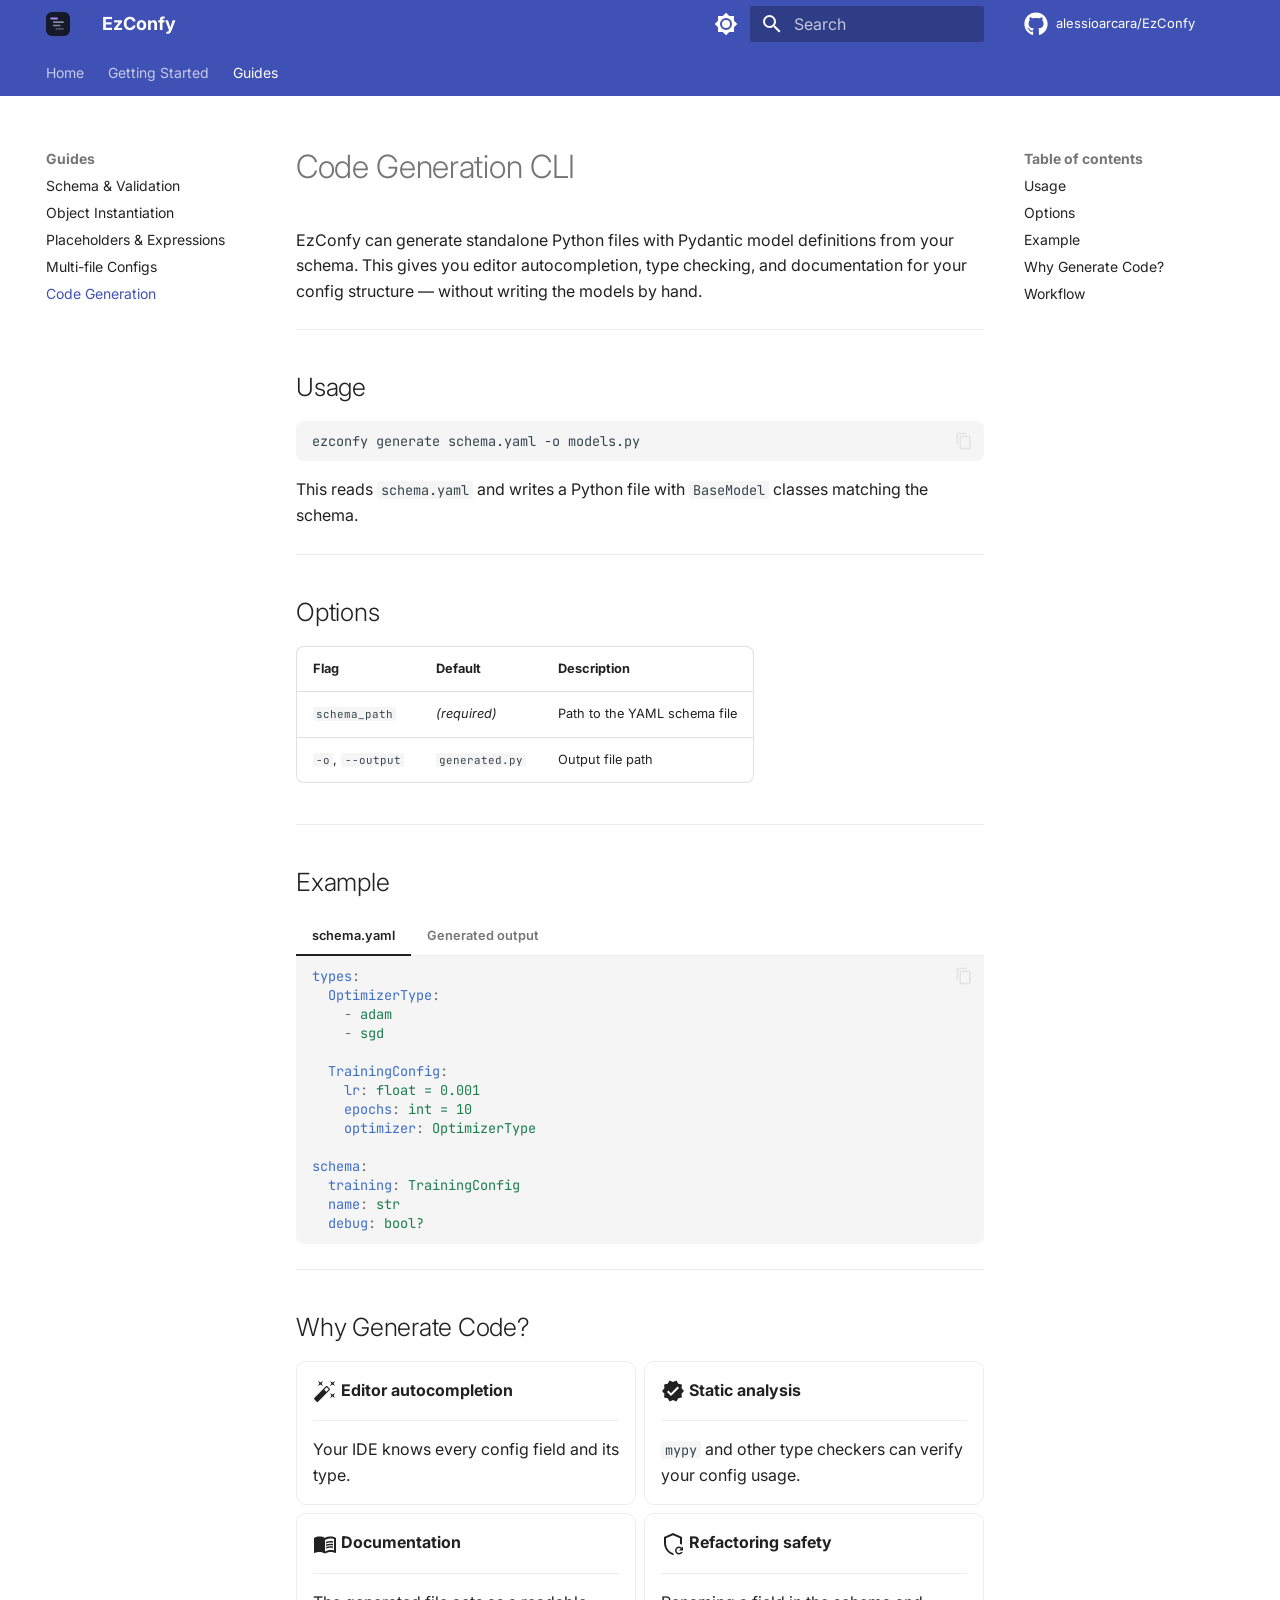
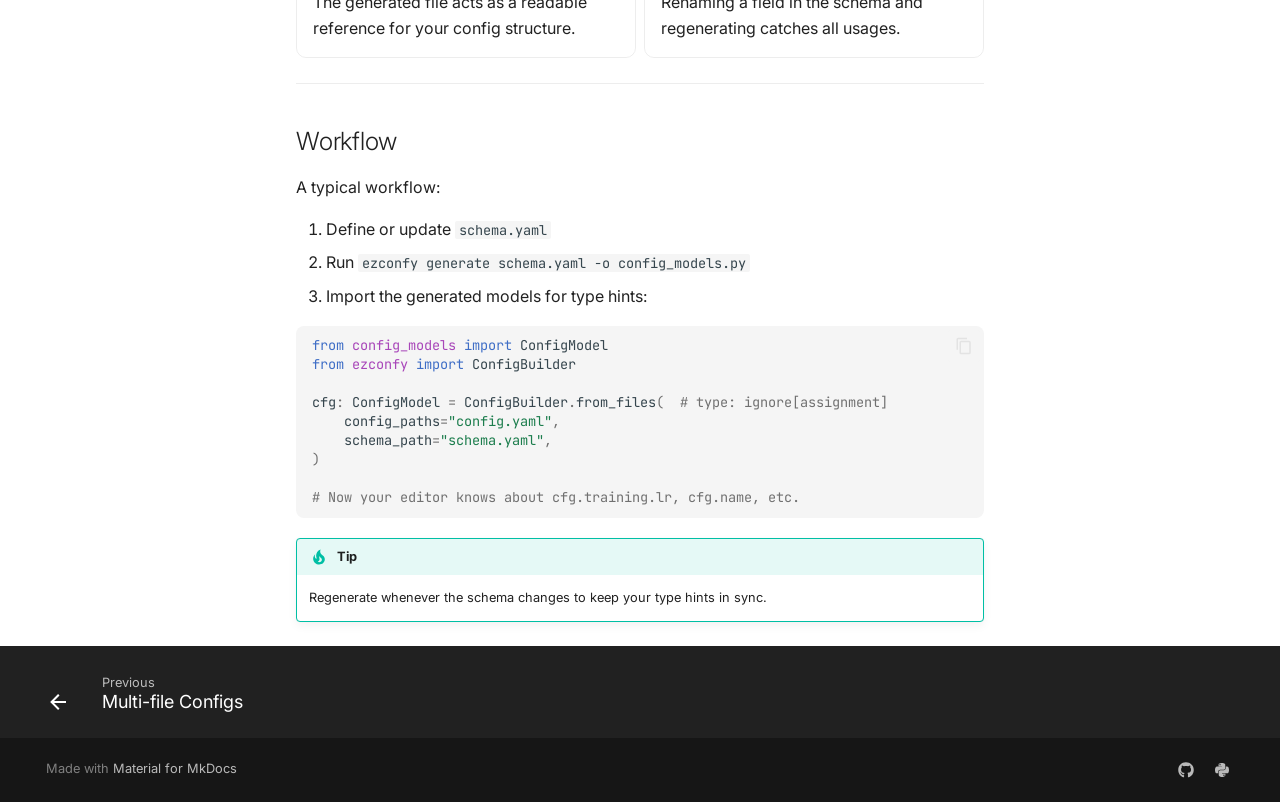
<file: codegen/index.html>
<!doctype html>
<html lang="en" class="no-js">
  <head>
    
      <meta charset="utf-8">
      <meta name="viewport" content="width=device-width,initial-scale=1">
      
        <meta name="description" content="YAML-based configuration with Pydantic validation and dynamic object instantiation">
      
      
      
        <link rel="canonical" href="https://alessioarcara.github.io/EzConfy/codegen/">
      
      
        <link rel="prev" href="../multi-file/">
      
      
      
        
      
      
      <link rel="icon" href="../logo-mark.svg">
      <meta name="generator" content="mkdocs-1.6.1, mkdocs-material-9.7.5">
    
    
      
        <title>Code Generation - EzConfy</title>
      
    
    
      <link rel="stylesheet" href="../assets/stylesheets/main.484c7ddc.min.css">
      
        
        <link rel="stylesheet" href="../assets/stylesheets/palette.ab4e12ef.min.css">
      
      


    
    
      
    
    
      
        
        
        <link rel="preconnect" href="https://fonts.gstatic.com" crossorigin>
        <link rel="stylesheet" href="https://fonts.googleapis.com/css?family=Inter:300,300i,400,400i,700,700i%7CJetBrains+Mono:400,400i,700,700i&display=fallback">
        <style>:root{--md-text-font:"Inter";--md-code-font:"JetBrains Mono"}</style>
      
    
    
      <link rel="stylesheet" href="../assets/_mkdocstrings.css">
    
      <link rel="stylesheet" href="../stylesheets/extra.css">
    
    <script>__md_scope=new URL("..",location),__md_hash=e=>[...e].reduce(((e,_)=>(e<<5)-e+_.charCodeAt(0)),0),__md_get=(e,_=localStorage,t=__md_scope)=>JSON.parse(_.getItem(t.pathname+"."+e)),__md_set=(e,_,t=localStorage,a=__md_scope)=>{try{t.setItem(a.pathname+"."+e,JSON.stringify(_))}catch(e){}}</script>
    
      

    
    
  </head>
  
  
    
    
      
    
    
    
    
    <body dir="ltr" data-md-color-scheme="default" data-md-color-primary="indigo" data-md-color-accent="deep-purple">
  
    
    <input class="md-toggle" data-md-toggle="drawer" type="checkbox" id="__drawer" autocomplete="off">
    <input class="md-toggle" data-md-toggle="search" type="checkbox" id="__search" autocomplete="off">
    <label class="md-overlay" for="__drawer"></label>
    <div data-md-component="skip">
      
        
        <a href="#code-generation-cli" class="md-skip">
          Skip to content
        </a>
      
    </div>
    <div data-md-component="announce">
      
    </div>
    
    
      

<header class="md-header" data-md-component="header">
  <nav class="md-header__inner md-grid" aria-label="Header">
    <a href=".." title="EzConfy" class="md-header__button md-logo" aria-label="EzConfy" data-md-component="logo">
      
  <img src="../logo-mark.svg" alt="logo">

    </a>
    <label class="md-header__button md-icon" for="__drawer">
      
      <svg xmlns="http://www.w3.org/2000/svg" viewBox="0 0 24 24"><path d="M3 6h18v2H3zm0 5h18v2H3zm0 5h18v2H3z"/></svg>
    </label>
    <div class="md-header__title" data-md-component="header-title">
      <div class="md-header__ellipsis">
        <div class="md-header__topic">
          <span class="md-ellipsis">
            EzConfy
          </span>
        </div>
        <div class="md-header__topic" data-md-component="header-topic">
          <span class="md-ellipsis">
            
              Code Generation
            
          </span>
        </div>
      </div>
    </div>
    
      
        <form class="md-header__option" data-md-component="palette">
  
    
    
    
    <input class="md-option" data-md-color-media="(prefers-color-scheme: light)" data-md-color-scheme="default" data-md-color-primary="indigo" data-md-color-accent="deep-purple"  aria-label="Switch to dark mode"  type="radio" name="__palette" id="__palette_0">
    
      <label class="md-header__button md-icon" title="Switch to dark mode" for="__palette_1" hidden>
        <svg xmlns="http://www.w3.org/2000/svg" viewBox="0 0 24 24"><path d="M12 8a4 4 0 0 0-4 4 4 4 0 0 0 4 4 4 4 0 0 0 4-4 4 4 0 0 0-4-4m0 10a6 6 0 0 1-6-6 6 6 0 0 1 6-6 6 6 0 0 1 6 6 6 6 0 0 1-6 6m8-9.31V4h-4.69L12 .69 8.69 4H4v4.69L.69 12 4 15.31V20h4.69L12 23.31 15.31 20H20v-4.69L23.31 12z"/></svg>
      </label>
    
  
    
    
    
    <input class="md-option" data-md-color-media="(prefers-color-scheme: dark)" data-md-color-scheme="slate" data-md-color-primary="indigo" data-md-color-accent="deep-purple"  aria-label="Switch to light mode"  type="radio" name="__palette" id="__palette_1">
    
      <label class="md-header__button md-icon" title="Switch to light mode" for="__palette_0" hidden>
        <svg xmlns="http://www.w3.org/2000/svg" viewBox="0 0 24 24"><path d="M12 18c-.89 0-1.74-.2-2.5-.55C11.56 16.5 13 14.42 13 12s-1.44-4.5-3.5-5.45C10.26 6.2 11.11 6 12 6a6 6 0 0 1 6 6 6 6 0 0 1-6 6m8-9.31V4h-4.69L12 .69 8.69 4H4v4.69L.69 12 4 15.31V20h4.69L12 23.31 15.31 20H20v-4.69L23.31 12z"/></svg>
      </label>
    
  
</form>
      
    
    
      <script>var palette=__md_get("__palette");if(palette&&palette.color){if("(prefers-color-scheme)"===palette.color.media){var media=matchMedia("(prefers-color-scheme: light)"),input=document.querySelector(media.matches?"[data-md-color-media='(prefers-color-scheme: light)']":"[data-md-color-media='(prefers-color-scheme: dark)']");palette.color.media=input.getAttribute("data-md-color-media"),palette.color.scheme=input.getAttribute("data-md-color-scheme"),palette.color.primary=input.getAttribute("data-md-color-primary"),palette.color.accent=input.getAttribute("data-md-color-accent")}for(var[key,value]of Object.entries(palette.color))document.body.setAttribute("data-md-color-"+key,value)}</script>
    
    
    
      
      
        <label class="md-header__button md-icon" for="__search">
          
          <svg xmlns="http://www.w3.org/2000/svg" viewBox="0 0 24 24"><path d="M9.5 3A6.5 6.5 0 0 1 16 9.5c0 1.61-.59 3.09-1.56 4.23l.27.27h.79l5 5-1.5 1.5-5-5v-.79l-.27-.27A6.52 6.52 0 0 1 9.5 16 6.5 6.5 0 0 1 3 9.5 6.5 6.5 0 0 1 9.5 3m0 2C7 5 5 7 5 9.5S7 14 9.5 14 14 12 14 9.5 12 5 9.5 5"/></svg>
        </label>
        <div class="md-search" data-md-component="search" role="dialog">
  <label class="md-search__overlay" for="__search"></label>
  <div class="md-search__inner" role="search">
    <form class="md-search__form" name="search">
      <input type="text" class="md-search__input" name="query" aria-label="Search" placeholder="Search" autocapitalize="off" autocorrect="off" autocomplete="off" spellcheck="false" data-md-component="search-query" required>
      <label class="md-search__icon md-icon" for="__search">
        
        <svg xmlns="http://www.w3.org/2000/svg" viewBox="0 0 24 24"><path d="M9.5 3A6.5 6.5 0 0 1 16 9.5c0 1.61-.59 3.09-1.56 4.23l.27.27h.79l5 5-1.5 1.5-5-5v-.79l-.27-.27A6.52 6.52 0 0 1 9.5 16 6.5 6.5 0 0 1 3 9.5 6.5 6.5 0 0 1 9.5 3m0 2C7 5 5 7 5 9.5S7 14 9.5 14 14 12 14 9.5 12 5 9.5 5"/></svg>
        
        <svg xmlns="http://www.w3.org/2000/svg" viewBox="0 0 24 24"><path d="M20 11v2H8l5.5 5.5-1.42 1.42L4.16 12l7.92-7.92L13.5 5.5 8 11z"/></svg>
      </label>
      <nav class="md-search__options" aria-label="Search">
        
        <button type="reset" class="md-search__icon md-icon" title="Clear" aria-label="Clear" tabindex="-1">
          
          <svg xmlns="http://www.w3.org/2000/svg" viewBox="0 0 24 24"><path d="M19 6.41 17.59 5 12 10.59 6.41 5 5 6.41 10.59 12 5 17.59 6.41 19 12 13.41 17.59 19 19 17.59 13.41 12z"/></svg>
        </button>
      </nav>
      
        <div class="md-search__suggest" data-md-component="search-suggest"></div>
      
    </form>
    <div class="md-search__output">
      <div class="md-search__scrollwrap" tabindex="0" data-md-scrollfix>
        <div class="md-search-result" data-md-component="search-result">
          <div class="md-search-result__meta">
            Initializing search
          </div>
          <ol class="md-search-result__list" role="presentation"></ol>
        </div>
      </div>
    </div>
  </div>
</div>
      
    
    
      <div class="md-header__source">
        <a href="https://github.com/alessioarcara/EzConfy" title="Go to repository" class="md-source" data-md-component="source">
  <div class="md-source__icon md-icon">
    
    <svg xmlns="http://www.w3.org/2000/svg" viewBox="0 0 512 512"><!--! Font Awesome Free 7.1.0 by @fontawesome - https://fontawesome.com License - https://fontawesome.com/license/free (Icons: CC BY 4.0, Fonts: SIL OFL 1.1, Code: MIT License) Copyright 2025 Fonticons, Inc.--><path d="M173.9 397.4c0 2-2.3 3.6-5.2 3.6-3.3.3-5.6-1.3-5.6-3.6 0-2 2.3-3.6 5.2-3.6 3-.3 5.6 1.3 5.6 3.6m-31.1-4.5c-.7 2 1.3 4.3 4.3 4.9 2.6 1 5.6 0 6.2-2s-1.3-4.3-4.3-5.2c-2.6-.7-5.5.3-6.2 2.3m44.2-1.7c-2.9.7-4.9 2.6-4.6 4.9.3 2 2.9 3.3 5.9 2.6 2.9-.7 4.9-2.6 4.6-4.6-.3-1.9-3-3.2-5.9-2.9M252.8 8C114.1 8 8 113.3 8 252c0 110.9 69.8 205.8 169.5 239.2 12.8 2.3 17.3-5.6 17.3-12.1 0-6.2-.3-40.4-.3-61.4 0 0-70 15-84.7-29.8 0 0-11.4-29.1-27.8-36.6 0 0-22.9-15.7 1.6-15.4 0 0 24.9 2 38.6 25.8 21.9 38.6 58.6 27.5 72.9 20.9 2.3-16 8.8-27.1 16-33.7-55.9-6.2-112.3-14.3-112.3-110.5 0-27.5 7.6-41.3 23.6-58.9-2.6-6.5-11.1-33.3 2.6-67.9 20.9-6.5 69 27 69 27 20-5.6 41.5-8.5 62.8-8.5s42.8 2.9 62.8 8.5c0 0 48.1-33.6 69-27 13.7 34.7 5.2 61.4 2.6 67.9 16 17.7 25.8 31.5 25.8 58.9 0 96.5-58.9 104.2-114.8 110.5 9.2 7.9 17 22.9 17 46.4 0 33.7-.3 75.4-.3 83.6 0 6.5 4.6 14.4 17.3 12.1C436.2 457.8 504 362.9 504 252 504 113.3 391.5 8 252.8 8M105.2 352.9c-1.3 1-1 3.3.7 5.2 1.6 1.6 3.9 2.3 5.2 1 1.3-1 1-3.3-.7-5.2-1.6-1.6-3.9-2.3-5.2-1m-10.8-8.1c-.7 1.3.3 2.9 2.3 3.9 1.6 1 3.6.7 4.3-.7.7-1.3-.3-2.9-2.3-3.9-2-.6-3.6-.3-4.3.7m32.4 35.6c-1.6 1.3-1 4.3 1.3 6.2 2.3 2.3 5.2 2.6 6.5 1 1.3-1.3.7-4.3-1.3-6.2-2.2-2.3-5.2-2.6-6.5-1m-11.4-14.7c-1.6 1-1.6 3.6 0 5.9s4.3 3.3 5.6 2.3c1.6-1.3 1.6-3.9 0-6.2-1.4-2.3-4-3.3-5.6-2"/></svg>
  </div>
  <div class="md-source__repository">
    alessioarcara/EzConfy
  </div>
</a>
      </div>
    
  </nav>
  
</header>
    
    <div class="md-container" data-md-component="container">
      
      
        
          
            
<nav class="md-tabs" aria-label="Tabs" data-md-component="tabs">
  <div class="md-grid">
    <ul class="md-tabs__list">
      
        
  
  
  
  
    <li class="md-tabs__item">
      <a href=".." class="md-tabs__link">
        
  
  
    
  
  Home

      </a>
    </li>
  

      
        
  
  
  
  
    <li class="md-tabs__item">
      <a href="../getting-started/" class="md-tabs__link">
        
  
  
    
  
  Getting Started

      </a>
    </li>
  

      
        
  
  
  
    
  
  
    
    
      <li class="md-tabs__item md-tabs__item--active">
        <a href="../schema/" class="md-tabs__link">
          
  
  
  Guides

        </a>
      </li>
    
  

      
    </ul>
  </div>
</nav>
          
        
      
      <main class="md-main" data-md-component="main">
        <div class="md-main__inner md-grid">
          
            
              
              <div class="md-sidebar md-sidebar--primary" data-md-component="sidebar" data-md-type="navigation" >
                <div class="md-sidebar__scrollwrap">
                  <div class="md-sidebar__inner">
                    


  


<nav class="md-nav md-nav--primary md-nav--lifted" aria-label="Navigation" data-md-level="0">
  <label class="md-nav__title" for="__drawer">
    <a href=".." title="EzConfy" class="md-nav__button md-logo" aria-label="EzConfy" data-md-component="logo">
      
  <img src="../logo-mark.svg" alt="logo">

    </a>
    EzConfy
  </label>
  
    <div class="md-nav__source">
      <a href="https://github.com/alessioarcara/EzConfy" title="Go to repository" class="md-source" data-md-component="source">
  <div class="md-source__icon md-icon">
    
    <svg xmlns="http://www.w3.org/2000/svg" viewBox="0 0 512 512"><!--! Font Awesome Free 7.1.0 by @fontawesome - https://fontawesome.com License - https://fontawesome.com/license/free (Icons: CC BY 4.0, Fonts: SIL OFL 1.1, Code: MIT License) Copyright 2025 Fonticons, Inc.--><path d="M173.9 397.4c0 2-2.3 3.6-5.2 3.6-3.3.3-5.6-1.3-5.6-3.6 0-2 2.3-3.6 5.2-3.6 3-.3 5.6 1.3 5.6 3.6m-31.1-4.5c-.7 2 1.3 4.3 4.3 4.9 2.6 1 5.6 0 6.2-2s-1.3-4.3-4.3-5.2c-2.6-.7-5.5.3-6.2 2.3m44.2-1.7c-2.9.7-4.9 2.6-4.6 4.9.3 2 2.9 3.3 5.9 2.6 2.9-.7 4.9-2.6 4.6-4.6-.3-1.9-3-3.2-5.9-2.9M252.8 8C114.1 8 8 113.3 8 252c0 110.9 69.8 205.8 169.5 239.2 12.8 2.3 17.3-5.6 17.3-12.1 0-6.2-.3-40.4-.3-61.4 0 0-70 15-84.7-29.8 0 0-11.4-29.1-27.8-36.6 0 0-22.9-15.7 1.6-15.4 0 0 24.9 2 38.6 25.8 21.9 38.6 58.6 27.5 72.9 20.9 2.3-16 8.8-27.1 16-33.7-55.9-6.2-112.3-14.3-112.3-110.5 0-27.5 7.6-41.3 23.6-58.9-2.6-6.5-11.1-33.3 2.6-67.9 20.9-6.5 69 27 69 27 20-5.6 41.5-8.5 62.8-8.5s42.8 2.9 62.8 8.5c0 0 48.1-33.6 69-27 13.7 34.7 5.2 61.4 2.6 67.9 16 17.7 25.8 31.5 25.8 58.9 0 96.5-58.9 104.2-114.8 110.5 9.2 7.9 17 22.9 17 46.4 0 33.7-.3 75.4-.3 83.6 0 6.5 4.6 14.4 17.3 12.1C436.2 457.8 504 362.9 504 252 504 113.3 391.5 8 252.8 8M105.2 352.9c-1.3 1-1 3.3.7 5.2 1.6 1.6 3.9 2.3 5.2 1 1.3-1 1-3.3-.7-5.2-1.6-1.6-3.9-2.3-5.2-1m-10.8-8.1c-.7 1.3.3 2.9 2.3 3.9 1.6 1 3.6.7 4.3-.7.7-1.3-.3-2.9-2.3-3.9-2-.6-3.6-.3-4.3.7m32.4 35.6c-1.6 1.3-1 4.3 1.3 6.2 2.3 2.3 5.2 2.6 6.5 1 1.3-1.3.7-4.3-1.3-6.2-2.2-2.3-5.2-2.6-6.5-1m-11.4-14.7c-1.6 1-1.6 3.6 0 5.9s4.3 3.3 5.6 2.3c1.6-1.3 1.6-3.9 0-6.2-1.4-2.3-4-3.3-5.6-2"/></svg>
  </div>
  <div class="md-source__repository">
    alessioarcara/EzConfy
  </div>
</a>
    </div>
  
  <ul class="md-nav__list" data-md-scrollfix>
    
      
      
  
  
  
  
    <li class="md-nav__item">
      <a href=".." class="md-nav__link">
        
  
  
  <span class="md-ellipsis">
    
  
    Home
  

    
  </span>
  
  

      </a>
    </li>
  

    
      
      
  
  
  
  
    <li class="md-nav__item">
      <a href="../getting-started/" class="md-nav__link">
        
  
  
  <span class="md-ellipsis">
    
  
    Getting Started
  

    
  </span>
  
  

      </a>
    </li>
  

    
      
      
  
  
    
  
  
  
    
    
    
    
      
        
        
      
      
        
      
    
    
    <li class="md-nav__item md-nav__item--active md-nav__item--section md-nav__item--nested">
      
        
        
        <input class="md-nav__toggle md-toggle " type="checkbox" id="__nav_3" checked>
        
          
          <label class="md-nav__link" for="__nav_3" id="__nav_3_label" tabindex="">
            
  
  
  <span class="md-ellipsis">
    
  
    Guides
  

    
  </span>
  
  

            <span class="md-nav__icon md-icon"></span>
          </label>
        
        <nav class="md-nav" data-md-level="1" aria-labelledby="__nav_3_label" aria-expanded="true">
          <label class="md-nav__title" for="__nav_3">
            <span class="md-nav__icon md-icon"></span>
            
  
    Guides
  

          </label>
          <ul class="md-nav__list" data-md-scrollfix>
            
              
                
  
  
  
  
    <li class="md-nav__item">
      <a href="../schema/" class="md-nav__link">
        
  
  
  <span class="md-ellipsis">
    
  
    Schema & Validation
  

    
  </span>
  
  

      </a>
    </li>
  

              
            
              
                
  
  
  
  
    <li class="md-nav__item">
      <a href="../instantiation/" class="md-nav__link">
        
  
  
  <span class="md-ellipsis">
    
  
    Object Instantiation
  

    
  </span>
  
  

      </a>
    </li>
  

              
            
              
                
  
  
  
  
    <li class="md-nav__item">
      <a href="../placeholders/" class="md-nav__link">
        
  
  
  <span class="md-ellipsis">
    
  
    Placeholders & Expressions
  

    
  </span>
  
  

      </a>
    </li>
  

              
            
              
                
  
  
  
  
    <li class="md-nav__item">
      <a href="../multi-file/" class="md-nav__link">
        
  
  
  <span class="md-ellipsis">
    
  
    Multi-file Configs
  

    
  </span>
  
  

      </a>
    </li>
  

              
            
              
                
  
  
    
  
  
  
    <li class="md-nav__item md-nav__item--active">
      
      <input class="md-nav__toggle md-toggle" type="checkbox" id="__toc">
      
      
        
      
      
        <label class="md-nav__link md-nav__link--active" for="__toc">
          
  
  
  <span class="md-ellipsis">
    
  
    Code Generation
  

    
  </span>
  
  

          <span class="md-nav__icon md-icon"></span>
        </label>
      
      <a href="./" class="md-nav__link md-nav__link--active">
        
  
  
  <span class="md-ellipsis">
    
  
    Code Generation
  

    
  </span>
  
  

      </a>
      
        

<nav class="md-nav md-nav--secondary" aria-label="Table of contents">
  
  
  
    
  
  
    <label class="md-nav__title" for="__toc">
      <span class="md-nav__icon md-icon"></span>
      Table of contents
    </label>
    <ul class="md-nav__list" data-md-component="toc" data-md-scrollfix>
      
        <li class="md-nav__item">
  <a href="#usage" class="md-nav__link">
    <span class="md-ellipsis">
      
        Usage
      
    </span>
  </a>
  
</li>
      
        <li class="md-nav__item">
  <a href="#options" class="md-nav__link">
    <span class="md-ellipsis">
      
        Options
      
    </span>
  </a>
  
</li>
      
        <li class="md-nav__item">
  <a href="#example" class="md-nav__link">
    <span class="md-ellipsis">
      
        Example
      
    </span>
  </a>
  
</li>
      
        <li class="md-nav__item">
  <a href="#why-generate-code" class="md-nav__link">
    <span class="md-ellipsis">
      
        Why Generate Code?
      
    </span>
  </a>
  
</li>
      
        <li class="md-nav__item">
  <a href="#workflow" class="md-nav__link">
    <span class="md-ellipsis">
      
        Workflow
      
    </span>
  </a>
  
</li>
      
    </ul>
  
</nav>
      
    </li>
  

              
            
          </ul>
        </nav>
      
    </li>
  

    
  </ul>
</nav>
                  </div>
                </div>
              </div>
            
            
              
              <div class="md-sidebar md-sidebar--secondary" data-md-component="sidebar" data-md-type="toc" >
                <div class="md-sidebar__scrollwrap">
                  <div class="md-sidebar__inner">
                    

<nav class="md-nav md-nav--secondary" aria-label="Table of contents">
  
  
  
    
  
  
    <label class="md-nav__title" for="__toc">
      <span class="md-nav__icon md-icon"></span>
      Table of contents
    </label>
    <ul class="md-nav__list" data-md-component="toc" data-md-scrollfix>
      
        <li class="md-nav__item">
  <a href="#usage" class="md-nav__link">
    <span class="md-ellipsis">
      
        Usage
      
    </span>
  </a>
  
</li>
      
        <li class="md-nav__item">
  <a href="#options" class="md-nav__link">
    <span class="md-ellipsis">
      
        Options
      
    </span>
  </a>
  
</li>
      
        <li class="md-nav__item">
  <a href="#example" class="md-nav__link">
    <span class="md-ellipsis">
      
        Example
      
    </span>
  </a>
  
</li>
      
        <li class="md-nav__item">
  <a href="#why-generate-code" class="md-nav__link">
    <span class="md-ellipsis">
      
        Why Generate Code?
      
    </span>
  </a>
  
</li>
      
        <li class="md-nav__item">
  <a href="#workflow" class="md-nav__link">
    <span class="md-ellipsis">
      
        Workflow
      
    </span>
  </a>
  
</li>
      
    </ul>
  
</nav>
                  </div>
                </div>
              </div>
            
          
          
            <div class="md-content" data-md-component="content">
              
              <article class="md-content__inner md-typeset">
                
                  


  
  


<h1 id="code-generation-cli">Code Generation CLI<a class="headerlink" href="#code-generation-cli" title="Permanent link">&para;</a></h1>
<p>EzConfy can generate standalone Python files with Pydantic model definitions from your schema. This gives you editor autocompletion, type checking, and documentation for your config structure — without writing the models by hand.</p>
<hr />
<h2 id="usage">Usage<a class="headerlink" href="#usage" title="Permanent link">&para;</a></h2>
<div class="language-bash highlight"><pre><span></span><code><span id="__span-0-1"><a id="__codelineno-0-1" name="__codelineno-0-1" href="#__codelineno-0-1"></a>ezconfy<span class="w"> </span>generate<span class="w"> </span>schema.yaml<span class="w"> </span>-o<span class="w"> </span>models.py
</span></code></pre></div>
<p>This reads <code>schema.yaml</code> and writes a Python file with <code>BaseModel</code> classes matching the schema.</p>
<hr />
<h2 id="options">Options<a class="headerlink" href="#options" title="Permanent link">&para;</a></h2>
<table>
<thead>
<tr>
<th>Flag</th>
<th>Default</th>
<th>Description</th>
</tr>
</thead>
<tbody>
<tr>
<td><code>schema_path</code></td>
<td><em>(required)</em></td>
<td>Path to the YAML schema file</td>
</tr>
<tr>
<td><code>-o</code>, <code>--output</code></td>
<td><code>generated.py</code></td>
<td>Output file path</td>
</tr>
</tbody>
</table>
<hr />
<h2 id="example">Example<a class="headerlink" href="#example" title="Permanent link">&para;</a></h2>
<div class="tabbed-set tabbed-alternate" data-tabs="1:2"><input checked="checked" id="__tabbed_1_1" name="__tabbed_1" type="radio" /><input id="__tabbed_1_2" name="__tabbed_1" type="radio" /><div class="tabbed-labels"><label for="__tabbed_1_1">schema.yaml</label><label for="__tabbed_1_2">Generated output</label></div>
<div class="tabbed-content">
<div class="tabbed-block">
<div class="language-yaml highlight"><pre><span></span><code><span id="__span-1-1"><a id="__codelineno-1-1" name="__codelineno-1-1" href="#__codelineno-1-1"></a><span class="nt">types</span><span class="p">:</span>
</span><span id="__span-1-2"><a id="__codelineno-1-2" name="__codelineno-1-2" href="#__codelineno-1-2"></a><span class="w">  </span><span class="nt">OptimizerType</span><span class="p">:</span>
</span><span id="__span-1-3"><a id="__codelineno-1-3" name="__codelineno-1-3" href="#__codelineno-1-3"></a><span class="w">    </span><span class="p p-Indicator">-</span><span class="w"> </span><span class="l l-Scalar l-Scalar-Plain">adam</span>
</span><span id="__span-1-4"><a id="__codelineno-1-4" name="__codelineno-1-4" href="#__codelineno-1-4"></a><span class="w">    </span><span class="p p-Indicator">-</span><span class="w"> </span><span class="l l-Scalar l-Scalar-Plain">sgd</span>
</span><span id="__span-1-5"><a id="__codelineno-1-5" name="__codelineno-1-5" href="#__codelineno-1-5"></a>
</span><span id="__span-1-6"><a id="__codelineno-1-6" name="__codelineno-1-6" href="#__codelineno-1-6"></a><span class="w">  </span><span class="nt">TrainingConfig</span><span class="p">:</span>
</span><span id="__span-1-7"><a id="__codelineno-1-7" name="__codelineno-1-7" href="#__codelineno-1-7"></a><span class="w">    </span><span class="nt">lr</span><span class="p">:</span><span class="w"> </span><span class="l l-Scalar l-Scalar-Plain">float = 0.001</span>
</span><span id="__span-1-8"><a id="__codelineno-1-8" name="__codelineno-1-8" href="#__codelineno-1-8"></a><span class="w">    </span><span class="nt">epochs</span><span class="p">:</span><span class="w"> </span><span class="l l-Scalar l-Scalar-Plain">int = 10</span>
</span><span id="__span-1-9"><a id="__codelineno-1-9" name="__codelineno-1-9" href="#__codelineno-1-9"></a><span class="w">    </span><span class="nt">optimizer</span><span class="p">:</span><span class="w"> </span><span class="l l-Scalar l-Scalar-Plain">OptimizerType</span>
</span><span id="__span-1-10"><a id="__codelineno-1-10" name="__codelineno-1-10" href="#__codelineno-1-10"></a>
</span><span id="__span-1-11"><a id="__codelineno-1-11" name="__codelineno-1-11" href="#__codelineno-1-11"></a><span class="nt">schema</span><span class="p">:</span>
</span><span id="__span-1-12"><a id="__codelineno-1-12" name="__codelineno-1-12" href="#__codelineno-1-12"></a><span class="w">  </span><span class="nt">training</span><span class="p">:</span><span class="w"> </span><span class="l l-Scalar l-Scalar-Plain">TrainingConfig</span>
</span><span id="__span-1-13"><a id="__codelineno-1-13" name="__codelineno-1-13" href="#__codelineno-1-13"></a><span class="w">  </span><span class="nt">name</span><span class="p">:</span><span class="w"> </span><span class="l l-Scalar l-Scalar-Plain">str</span>
</span><span id="__span-1-14"><a id="__codelineno-1-14" name="__codelineno-1-14" href="#__codelineno-1-14"></a><span class="w">  </span><span class="nt">debug</span><span class="p">:</span><span class="w"> </span><span class="l l-Scalar l-Scalar-Plain">bool?</span>
</span></code></pre></div>
</div>
<div class="tabbed-block">
<div class="language-python highlight"><pre><span></span><code><span id="__span-2-1"><a id="__codelineno-2-1" name="__codelineno-2-1" href="#__codelineno-2-1"></a><span class="kn">from</span><span class="w"> </span><span class="nn">enum</span><span class="w"> </span><span class="kn">import</span> <span class="n">Enum</span>
</span><span id="__span-2-2"><a id="__codelineno-2-2" name="__codelineno-2-2" href="#__codelineno-2-2"></a>
</span><span id="__span-2-3"><a id="__codelineno-2-3" name="__codelineno-2-3" href="#__codelineno-2-3"></a><span class="kn">from</span><span class="w"> </span><span class="nn">pydantic</span><span class="w"> </span><span class="kn">import</span> <span class="n">BaseModel</span><span class="p">,</span> <span class="n">ConfigDict</span>
</span><span id="__span-2-4"><a id="__codelineno-2-4" name="__codelineno-2-4" href="#__codelineno-2-4"></a>
</span><span id="__span-2-5"><a id="__codelineno-2-5" name="__codelineno-2-5" href="#__codelineno-2-5"></a>
</span><span id="__span-2-6"><a id="__codelineno-2-6" name="__codelineno-2-6" href="#__codelineno-2-6"></a><span class="k">class</span><span class="w"> </span><span class="nc">OptimizerType</span><span class="p">(</span><span class="n">Enum</span><span class="p">):</span>
</span><span id="__span-2-7"><a id="__codelineno-2-7" name="__codelineno-2-7" href="#__codelineno-2-7"></a>    <span class="n">V0</span> <span class="o">=</span> <span class="s2">&quot;adam&quot;</span>
</span><span id="__span-2-8"><a id="__codelineno-2-8" name="__codelineno-2-8" href="#__codelineno-2-8"></a>    <span class="n">V1</span> <span class="o">=</span> <span class="s2">&quot;sgd&quot;</span>
</span><span id="__span-2-9"><a id="__codelineno-2-9" name="__codelineno-2-9" href="#__codelineno-2-9"></a>
</span><span id="__span-2-10"><a id="__codelineno-2-10" name="__codelineno-2-10" href="#__codelineno-2-10"></a>
</span><span id="__span-2-11"><a id="__codelineno-2-11" name="__codelineno-2-11" href="#__codelineno-2-11"></a><span class="k">class</span><span class="w"> </span><span class="nc">TrainingConfig</span><span class="p">(</span><span class="n">BaseModel</span><span class="p">):</span>
</span><span id="__span-2-12"><a id="__codelineno-2-12" name="__codelineno-2-12" href="#__codelineno-2-12"></a>    <span class="n">model_config</span> <span class="o">=</span> <span class="n">ConfigDict</span><span class="p">(</span><span class="n">arbitrary_types_allowed</span><span class="o">=</span><span class="kc">True</span><span class="p">)</span>
</span><span id="__span-2-13"><a id="__codelineno-2-13" name="__codelineno-2-13" href="#__codelineno-2-13"></a>
</span><span id="__span-2-14"><a id="__codelineno-2-14" name="__codelineno-2-14" href="#__codelineno-2-14"></a>    <span class="n">lr</span><span class="p">:</span> <span class="nb">float</span> <span class="o">=</span> <span class="mf">0.001</span>
</span><span id="__span-2-15"><a id="__codelineno-2-15" name="__codelineno-2-15" href="#__codelineno-2-15"></a>    <span class="n">epochs</span><span class="p">:</span> <span class="nb">int</span> <span class="o">=</span> <span class="mi">10</span>
</span><span id="__span-2-16"><a id="__codelineno-2-16" name="__codelineno-2-16" href="#__codelineno-2-16"></a>    <span class="n">optimizer</span><span class="p">:</span> <span class="n">OptimizerType</span>
</span><span id="__span-2-17"><a id="__codelineno-2-17" name="__codelineno-2-17" href="#__codelineno-2-17"></a>
</span><span id="__span-2-18"><a id="__codelineno-2-18" name="__codelineno-2-18" href="#__codelineno-2-18"></a>
</span><span id="__span-2-19"><a id="__codelineno-2-19" name="__codelineno-2-19" href="#__codelineno-2-19"></a><span class="k">class</span><span class="w"> </span><span class="nc">ConfigModel</span><span class="p">(</span><span class="n">BaseModel</span><span class="p">):</span>
</span><span id="__span-2-20"><a id="__codelineno-2-20" name="__codelineno-2-20" href="#__codelineno-2-20"></a>    <span class="n">model_config</span> <span class="o">=</span> <span class="n">ConfigDict</span><span class="p">(</span><span class="n">arbitrary_types_allowed</span><span class="o">=</span><span class="kc">True</span><span class="p">)</span>
</span><span id="__span-2-21"><a id="__codelineno-2-21" name="__codelineno-2-21" href="#__codelineno-2-21"></a>
</span><span id="__span-2-22"><a id="__codelineno-2-22" name="__codelineno-2-22" href="#__codelineno-2-22"></a>    <span class="n">training</span><span class="p">:</span> <span class="n">TrainingConfig</span>
</span><span id="__span-2-23"><a id="__codelineno-2-23" name="__codelineno-2-23" href="#__codelineno-2-23"></a>    <span class="n">name</span><span class="p">:</span> <span class="nb">str</span>
</span><span id="__span-2-24"><a id="__codelineno-2-24" name="__codelineno-2-24" href="#__codelineno-2-24"></a>    <span class="n">debug</span><span class="p">:</span> <span class="nb">bool</span> <span class="o">|</span> <span class="kc">None</span> <span class="o">=</span> <span class="kc">None</span>
</span></code></pre></div>
</div>
</div>
</div>
<hr />
<h2 id="why-generate-code">Why Generate Code?<a class="headerlink" href="#why-generate-code" title="Permanent link">&para;</a></h2>
<div class="grid cards">
<ul>
<li>
<p><span class="twemoji lg middle"><svg xmlns="http://www.w3.org/2000/svg" viewBox="0 0 24 24"><path d="M7.5 5.6 5 7l1.4-2.5L5 2l2.5 1.4L10 2 8.6 4.5 10 7zm12 9.8L22 14l-1.4 2.5L22 19l-2.5-1.4L17 19l1.4-2.5L17 14zM22 2l-1.4 2.5L22 7l-2.5-1.4L17 7l1.4-2.5L17 2l2.5 1.4zm-8.66 10.78 2.44-2.44-2.12-2.12-2.44 2.44zm1.03-5.49 2.34 2.34c.39.37.39 1.02 0 1.41L5.04 22.71c-.39.39-1.04.39-1.41 0l-2.34-2.34c-.39-.37-.39-1.02 0-1.41L12.96 7.29c.39-.39 1.04-.39 1.41 0"/></svg></span> <strong>Editor autocompletion</strong></p>
<hr />
<p>Your IDE knows every config field and its type.</p>
</li>
<li>
<p><span class="twemoji lg middle"><svg xmlns="http://www.w3.org/2000/svg" viewBox="0 0 24 24"><path d="m23 12-2.44-2.78.34-3.68-3.61-.82-1.89-3.18L12 3 8.6 1.54 6.71 4.72l-3.61.81.34 3.68L1 12l2.44 2.78-.34 3.69 3.61.82 1.89 3.18L12 21l3.4 1.46 1.89-3.18 3.61-.82-.34-3.68zm-13 5-4-4 1.41-1.41L10 14.17l6.59-6.59L18 9z"/></svg></span> <strong>Static analysis</strong></p>
<hr />
<p><code>mypy</code> and other type checkers can verify your config usage.</p>
</li>
<li>
<p><span class="twemoji lg middle"><svg xmlns="http://www.w3.org/2000/svg" viewBox="0 0 24 24"><path d="M12 21.5c-1.35-.85-3.8-1.5-5.5-1.5-1.65 0-3.35.3-4.75 1.05-.1.05-.15.05-.25.05-.25 0-.5-.25-.5-.5V6c.6-.45 1.25-.75 2-1 1.11-.35 2.33-.5 3.5-.5 1.95 0 4.05.4 5.5 1.5 1.45-1.1 3.55-1.5 5.5-1.5 1.17 0 2.39.15 3.5.5.75.25 1.4.55 2 1v14.6c0 .25-.25.5-.5.5-.1 0-.15 0-.25-.05-1.4-.75-3.1-1.05-4.75-1.05-1.7 0-4.15.65-5.5 1.5M12 8v11.5c1.35-.85 3.8-1.5 5.5-1.5 1.2 0 2.4.15 3.5.5V7c-1.1-.35-2.3-.5-3.5-.5-1.7 0-4.15.65-5.5 1.5m1 3.5c1.11-.68 2.6-1 4.5-1 .91 0 1.76.09 2.5.28V9.23c-.87-.15-1.71-.23-2.5-.23q-2.655 0-4.5.84zm4.5.17c-1.71 0-3.21.26-4.5.79v1.69c1.11-.65 2.6-.99 4.5-.99 1.04 0 1.88.08 2.5.24v-1.5c-.87-.16-1.71-.23-2.5-.23m2.5 2.9c-.87-.16-1.71-.24-2.5-.24-1.83 0-3.33.27-4.5.8v1.69c1.11-.66 2.6-.99 4.5-.99 1.04 0 1.88.08 2.5.24z"/></svg></span> <strong>Documentation</strong></p>
<hr />
<p>The generated file acts as a readable reference for your config structure.</p>
</li>
<li>
<p><span class="twemoji lg middle"><svg xmlns="http://www.w3.org/2000/svg" viewBox="0 0 24 24"><path d="M12 21c-3.8-1-7-5.5-7-9.8V6.3l7-3.1 7 3.1v5.8c.7.1 1.3.3 1.9.6.1-.6.1-1.1.1-1.7V5l-9-4-9 4v6c0 5.5 3.8 10.7 9 12 .4-.1.7-.2 1-.3-.4-.5-.8-1.1-1-1.7m6-6.5c1.1 0 2.1.4 2.8 1.2l1.2-1.2v4h-4l1.8-1.8c-.5-.4-1.1-.7-1.8-.7-1.4 0-2.5 1.1-2.5 2.5S16.6 21 18 21c.8 0 1.5-.4 2-1h1.7c-.6 1.5-2 2.5-3.7 2.5-2.2 0-4-1.8-4-4s1.8-4 4-4"/></svg></span> <strong>Refactoring safety</strong></p>
<hr />
<p>Renaming a field in the schema and regenerating catches all usages.</p>
</li>
</ul>
</div>
<hr />
<h2 id="workflow">Workflow<a class="headerlink" href="#workflow" title="Permanent link">&para;</a></h2>
<p>A typical workflow:</p>
<ol>
<li>Define or update <code>schema.yaml</code></li>
<li>Run <code>ezconfy generate schema.yaml -o config_models.py</code></li>
<li>Import the generated models for type hints:</li>
</ol>
<div class="language-python highlight"><pre><span></span><code><span id="__span-3-1"><a id="__codelineno-3-1" name="__codelineno-3-1" href="#__codelineno-3-1"></a><span class="kn">from</span><span class="w"> </span><span class="nn">config_models</span><span class="w"> </span><span class="kn">import</span> <span class="n">ConfigModel</span>
</span><span id="__span-3-2"><a id="__codelineno-3-2" name="__codelineno-3-2" href="#__codelineno-3-2"></a><span class="kn">from</span><span class="w"> </span><span class="nn">ezconfy</span><span class="w"> </span><span class="kn">import</span> <span class="n">ConfigBuilder</span>
</span><span id="__span-3-3"><a id="__codelineno-3-3" name="__codelineno-3-3" href="#__codelineno-3-3"></a>
</span><span id="__span-3-4"><a id="__codelineno-3-4" name="__codelineno-3-4" href="#__codelineno-3-4"></a><span class="n">cfg</span><span class="p">:</span> <span class="n">ConfigModel</span> <span class="o">=</span> <span class="n">ConfigBuilder</span><span class="o">.</span><span class="n">from_files</span><span class="p">(</span>  <span class="c1"># type: ignore[assignment]</span>
</span><span id="__span-3-5"><a id="__codelineno-3-5" name="__codelineno-3-5" href="#__codelineno-3-5"></a>    <span class="n">config_paths</span><span class="o">=</span><span class="s2">&quot;config.yaml&quot;</span><span class="p">,</span>
</span><span id="__span-3-6"><a id="__codelineno-3-6" name="__codelineno-3-6" href="#__codelineno-3-6"></a>    <span class="n">schema_path</span><span class="o">=</span><span class="s2">&quot;schema.yaml&quot;</span><span class="p">,</span>
</span><span id="__span-3-7"><a id="__codelineno-3-7" name="__codelineno-3-7" href="#__codelineno-3-7"></a><span class="p">)</span>
</span><span id="__span-3-8"><a id="__codelineno-3-8" name="__codelineno-3-8" href="#__codelineno-3-8"></a>
</span><span id="__span-3-9"><a id="__codelineno-3-9" name="__codelineno-3-9" href="#__codelineno-3-9"></a><span class="c1"># Now your editor knows about cfg.training.lr, cfg.name, etc.</span>
</span></code></pre></div>
<div class="admonition tip">
<p class="admonition-title">Tip</p>
<p>Regenerate whenever the schema changes to keep your type hints in sync.</p>
</div>












                
              </article>
            </div>
          
          
  <script>var tabs=__md_get("__tabs");if(Array.isArray(tabs))e:for(var set of document.querySelectorAll(".tabbed-set")){var labels=set.querySelector(".tabbed-labels");for(var tab of tabs)for(var label of labels.getElementsByTagName("label"))if(label.innerText.trim()===tab){var input=document.getElementById(label.htmlFor);input.checked=!0;continue e}}</script>

<script>var target=document.getElementById(location.hash.slice(1));target&&target.name&&(target.checked=target.name.startsWith("__tabbed_"))</script>
        </div>
        
          <button type="button" class="md-top md-icon" data-md-component="top" hidden>
  
  <svg xmlns="http://www.w3.org/2000/svg" viewBox="0 0 24 24"><path d="M13 20h-2V8l-5.5 5.5-1.42-1.42L12 4.16l7.92 7.92-1.42 1.42L13 8z"/></svg>
  Back to top
</button>
        
      </main>
      
        <footer class="md-footer">
  
    
      
      <nav class="md-footer__inner md-grid" aria-label="Footer" >
        
          
          <a href="../multi-file/" class="md-footer__link md-footer__link--prev" aria-label="Previous: Multi-file Configs">
            <div class="md-footer__button md-icon">
              
              <svg xmlns="http://www.w3.org/2000/svg" viewBox="0 0 24 24"><path d="M20 11v2H8l5.5 5.5-1.42 1.42L4.16 12l7.92-7.92L13.5 5.5 8 11z"/></svg>
            </div>
            <div class="md-footer__title">
              <span class="md-footer__direction">
                Previous
              </span>
              <div class="md-ellipsis">
                Multi-file Configs
              </div>
            </div>
          </a>
        
        
      </nav>
    
  
  <div class="md-footer-meta md-typeset">
    <div class="md-footer-meta__inner md-grid">
      <div class="md-copyright">
  
  
    Made with
    <a href="https://squidfunk.github.io/mkdocs-material/" target="_blank" rel="noopener">
      Material for MkDocs
    </a>
  
</div>
      
        
<div class="md-social">
  
    
    
    
    
      
      
    
    <a href="https://github.com/alessioarcara/EzConfy" target="_blank" rel="noopener" title="github.com" class="md-social__link">
      <svg xmlns="http://www.w3.org/2000/svg" viewBox="0 0 512 512"><!--! Font Awesome Free 7.1.0 by @fontawesome - https://fontawesome.com License - https://fontawesome.com/license/free (Icons: CC BY 4.0, Fonts: SIL OFL 1.1, Code: MIT License) Copyright 2025 Fonticons, Inc.--><path d="M173.9 397.4c0 2-2.3 3.6-5.2 3.6-3.3.3-5.6-1.3-5.6-3.6 0-2 2.3-3.6 5.2-3.6 3-.3 5.6 1.3 5.6 3.6m-31.1-4.5c-.7 2 1.3 4.3 4.3 4.9 2.6 1 5.6 0 6.2-2s-1.3-4.3-4.3-5.2c-2.6-.7-5.5.3-6.2 2.3m44.2-1.7c-2.9.7-4.9 2.6-4.6 4.9.3 2 2.9 3.3 5.9 2.6 2.9-.7 4.9-2.6 4.6-4.6-.3-1.9-3-3.2-5.9-2.9M252.8 8C114.1 8 8 113.3 8 252c0 110.9 69.8 205.8 169.5 239.2 12.8 2.3 17.3-5.6 17.3-12.1 0-6.2-.3-40.4-.3-61.4 0 0-70 15-84.7-29.8 0 0-11.4-29.1-27.8-36.6 0 0-22.9-15.7 1.6-15.4 0 0 24.9 2 38.6 25.8 21.9 38.6 58.6 27.5 72.9 20.9 2.3-16 8.8-27.1 16-33.7-55.9-6.2-112.3-14.3-112.3-110.5 0-27.5 7.6-41.3 23.6-58.9-2.6-6.5-11.1-33.3 2.6-67.9 20.9-6.5 69 27 69 27 20-5.6 41.5-8.5 62.8-8.5s42.8 2.9 62.8 8.5c0 0 48.1-33.6 69-27 13.7 34.7 5.2 61.4 2.6 67.9 16 17.7 25.8 31.5 25.8 58.9 0 96.5-58.9 104.2-114.8 110.5 9.2 7.9 17 22.9 17 46.4 0 33.7-.3 75.4-.3 83.6 0 6.5 4.6 14.4 17.3 12.1C436.2 457.8 504 362.9 504 252 504 113.3 391.5 8 252.8 8M105.2 352.9c-1.3 1-1 3.3.7 5.2 1.6 1.6 3.9 2.3 5.2 1 1.3-1 1-3.3-.7-5.2-1.6-1.6-3.9-2.3-5.2-1m-10.8-8.1c-.7 1.3.3 2.9 2.3 3.9 1.6 1 3.6.7 4.3-.7.7-1.3-.3-2.9-2.3-3.9-2-.6-3.6-.3-4.3.7m32.4 35.6c-1.6 1.3-1 4.3 1.3 6.2 2.3 2.3 5.2 2.6 6.5 1 1.3-1.3.7-4.3-1.3-6.2-2.2-2.3-5.2-2.6-6.5-1m-11.4-14.7c-1.6 1-1.6 3.6 0 5.9s4.3 3.3 5.6 2.3c1.6-1.3 1.6-3.9 0-6.2-1.4-2.3-4-3.3-5.6-2"/></svg>
    </a>
  
    
    
    
    
      
      
    
    <a href="https://pypi.org/project/ezconfy/" target="_blank" rel="noopener" title="pypi.org" class="md-social__link">
      <svg xmlns="http://www.w3.org/2000/svg" viewBox="0 0 448 512"><!--! Font Awesome Free 7.1.0 by @fontawesome - https://fontawesome.com License - https://fontawesome.com/license/free (Icons: CC BY 4.0, Fonts: SIL OFL 1.1, Code: MIT License) Copyright 2025 Fonticons, Inc.--><path d="M439.8 200.5c-7.7-30.9-22.3-54.2-53.4-54.2h-40.1v47.4c0 36.8-31.2 67.8-66.8 67.8H172.7c-29.2 0-53.4 25-53.4 54.3v101.8c0 29 25.2 46 53.4 54.3 33.8 9.9 66.3 11.7 106.8 0 26.9-7.8 53.4-23.5 53.4-54.3v-40.7H226.2v-13.6h160.2c31.1 0 42.6-21.7 53.4-54.2 11.2-33.5 10.7-65.7 0-108.6M286.2 444.7a20.4 20.4 0 1 1 0-40.7 20.4 20.4 0 1 1 0 40.7M167.8 248.1h106.8c29.7 0 53.4-24.5 53.4-54.3V91.9c0-29-24.4-50.7-53.4-55.6-35.8-5.9-74.7-5.6-106.8.1-45.2 8-53.4 24.7-53.4 55.6v40.7h106.9v13.6h-147c-31.1 0-58.3 18.7-66.8 54.2-9.8 40.7-10.2 66.1 0 108.6 7.6 31.6 25.7 54.2 56.8 54.2H101v-48.8c0-35.3 30.5-66.4 66.8-66.4m-6.6-183.4a20.4 20.4 0 1 1 0 40.8 20.4 20.4 0 1 1 0-40.8"/></svg>
    </a>
  
</div>
      
    </div>
  </div>
</footer>
      
    </div>
    <div class="md-dialog" data-md-component="dialog">
      <div class="md-dialog__inner md-typeset"></div>
    </div>
    
      <div class="md-progress" data-md-component="progress" role="progressbar"></div>
    
    
    
      
      
      <script id="__config" type="application/json">{"annotate": null, "base": "..", "features": ["content.code.copy", "content.code.annotate", "content.tabs.link", "navigation.tabs", "navigation.sections", "navigation.top", "navigation.footer", "navigation.instant", "navigation.instant.progress", "search.suggest", "search.highlight", "toc.follow"], "search": "../assets/javascripts/workers/search.2c215733.min.js", "tags": null, "translations": {"clipboard.copied": "Copied to clipboard", "clipboard.copy": "Copy to clipboard", "search.result.more.one": "1 more on this page", "search.result.more.other": "# more on this page", "search.result.none": "No matching documents", "search.result.one": "1 matching document", "search.result.other": "# matching documents", "search.result.placeholder": "Type to start searching", "search.result.term.missing": "Missing", "select.version": "Select version"}, "version": null}</script>
    
    
      <script src="../assets/javascripts/bundle.79ae519e.min.js"></script>
      
    
  </body>
</html>
</file>
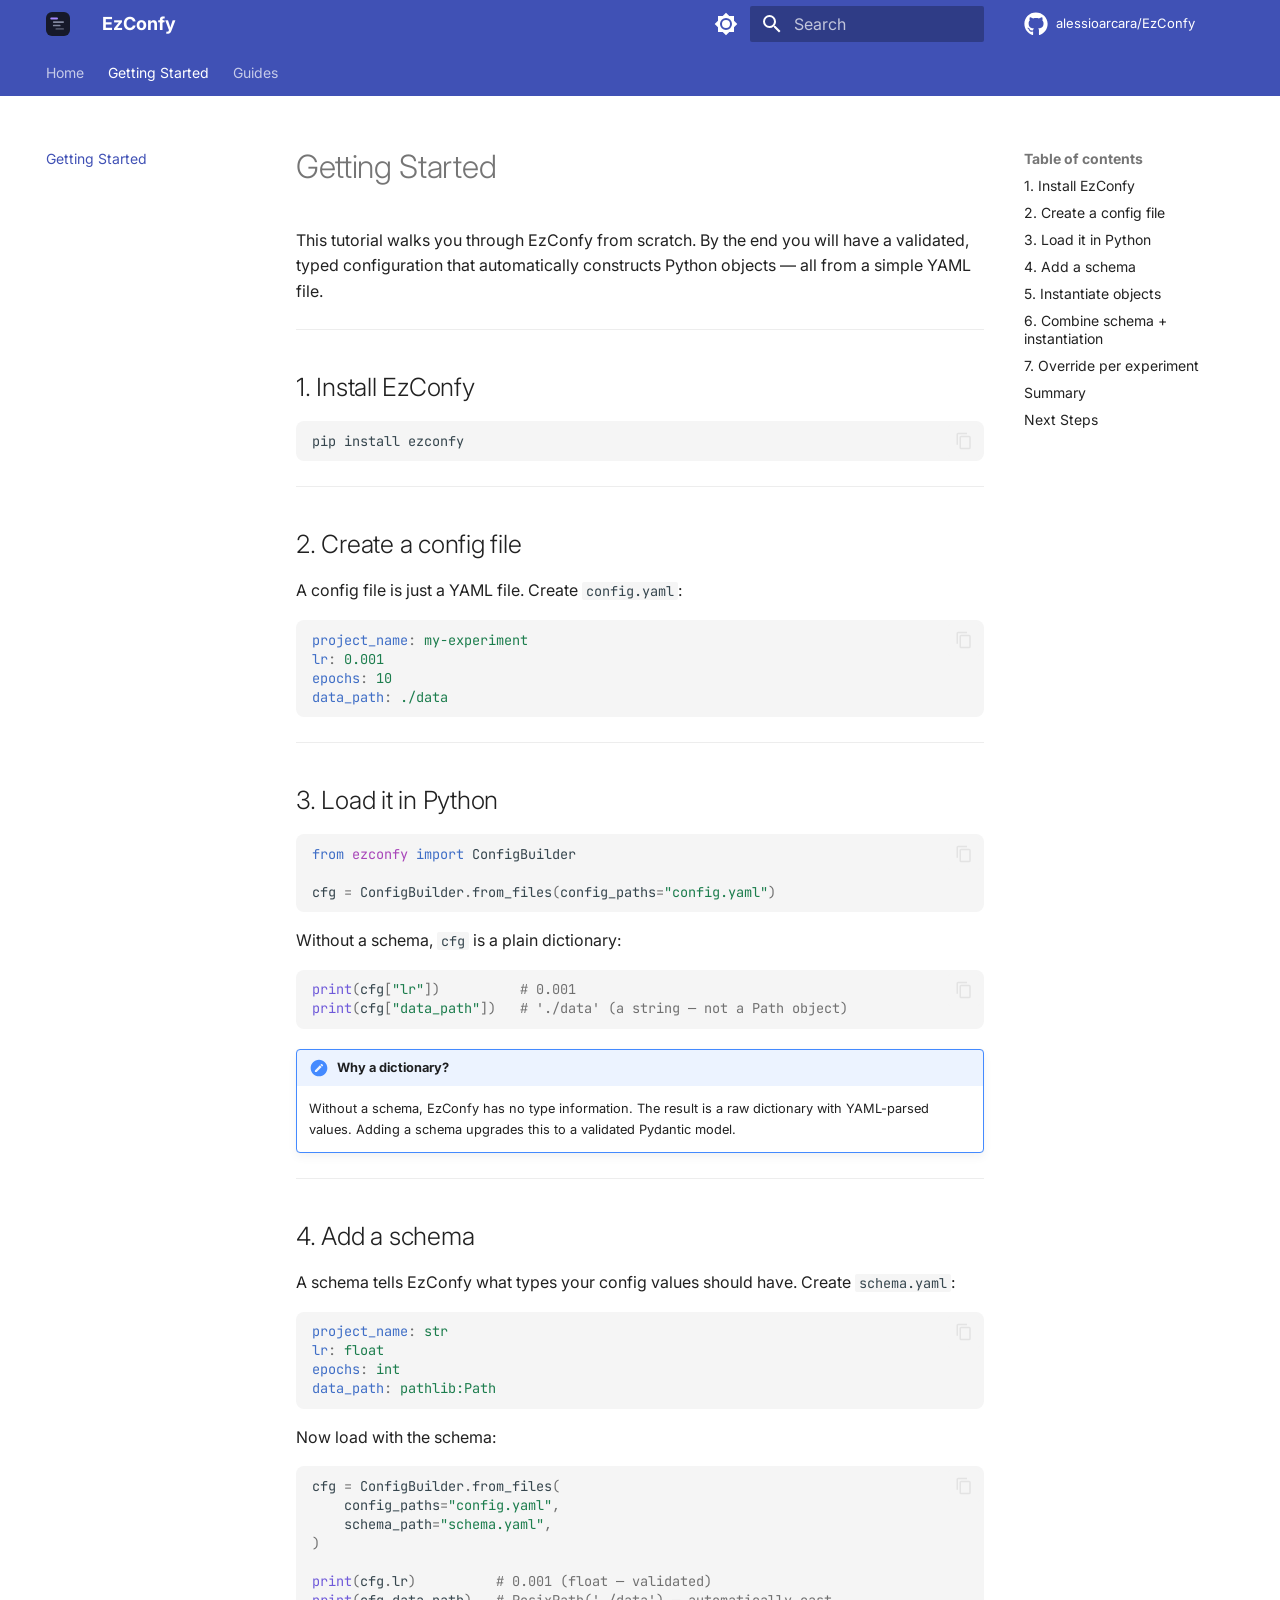
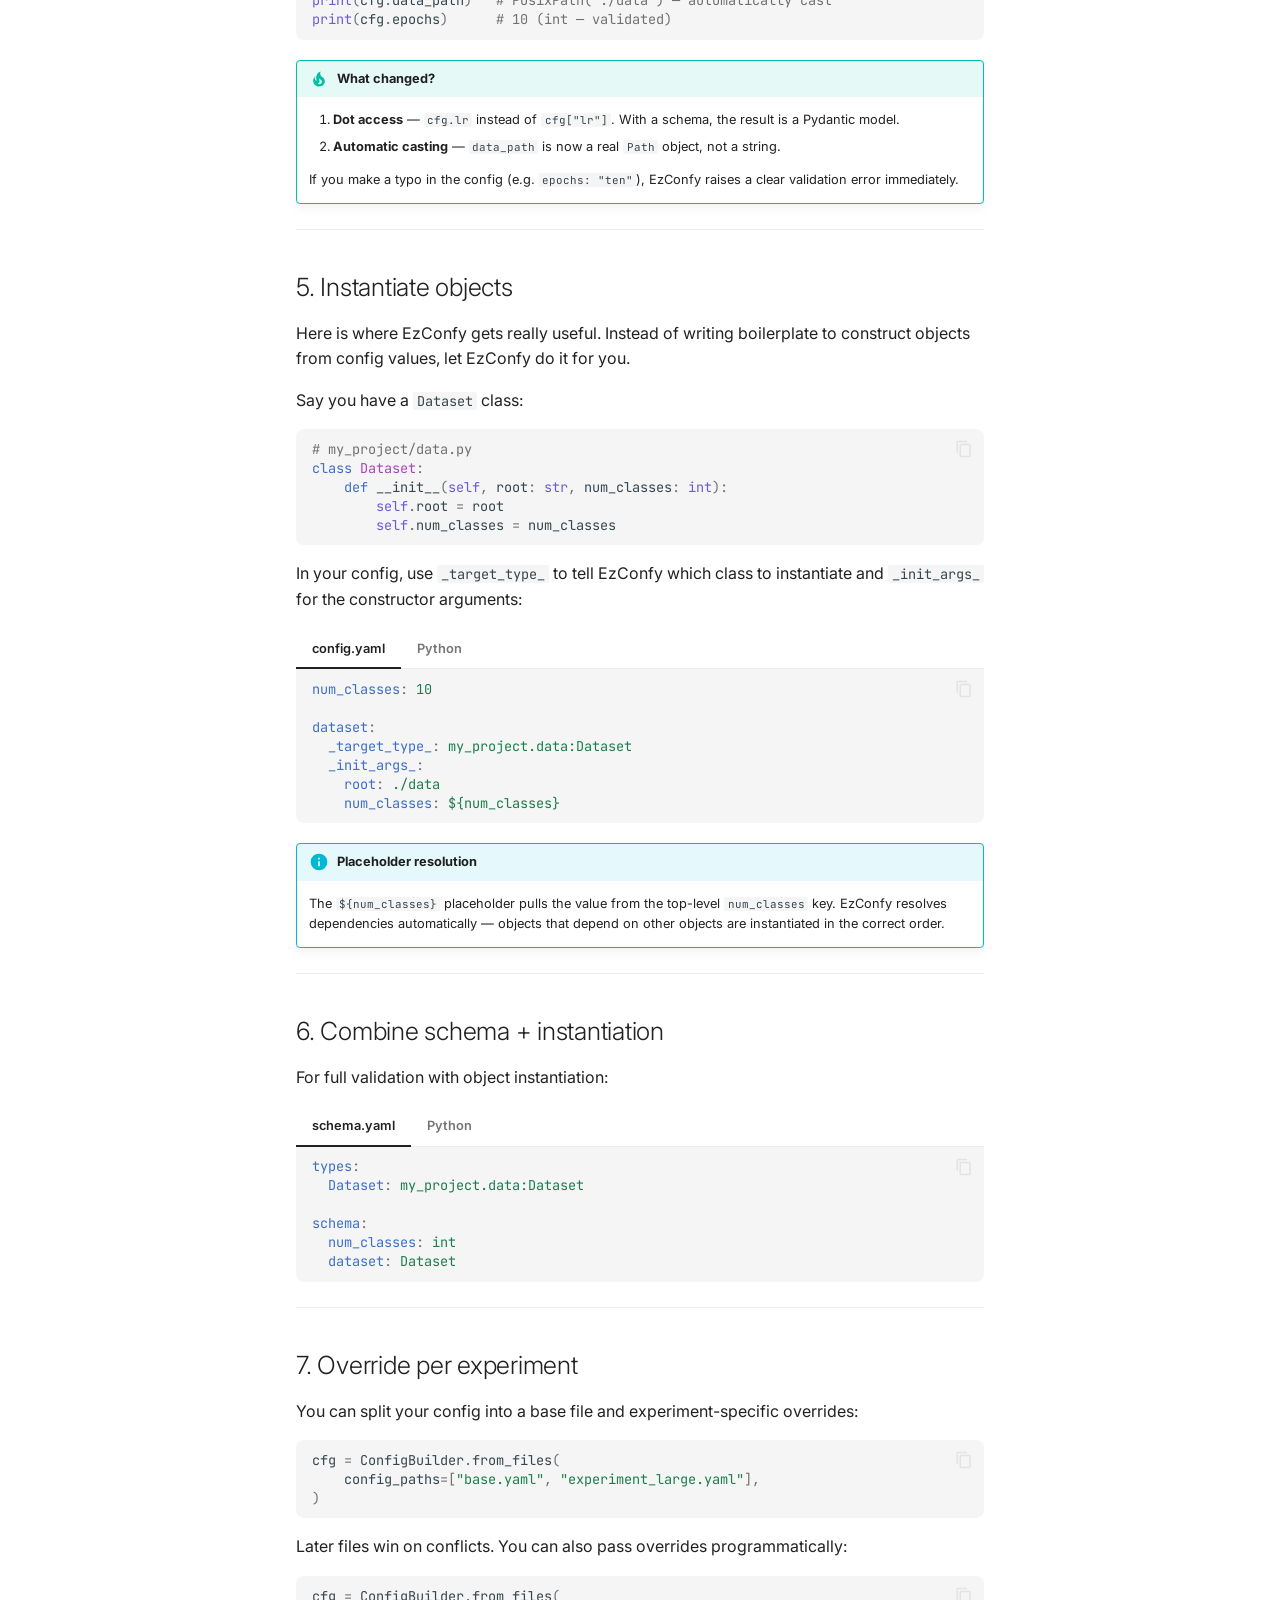
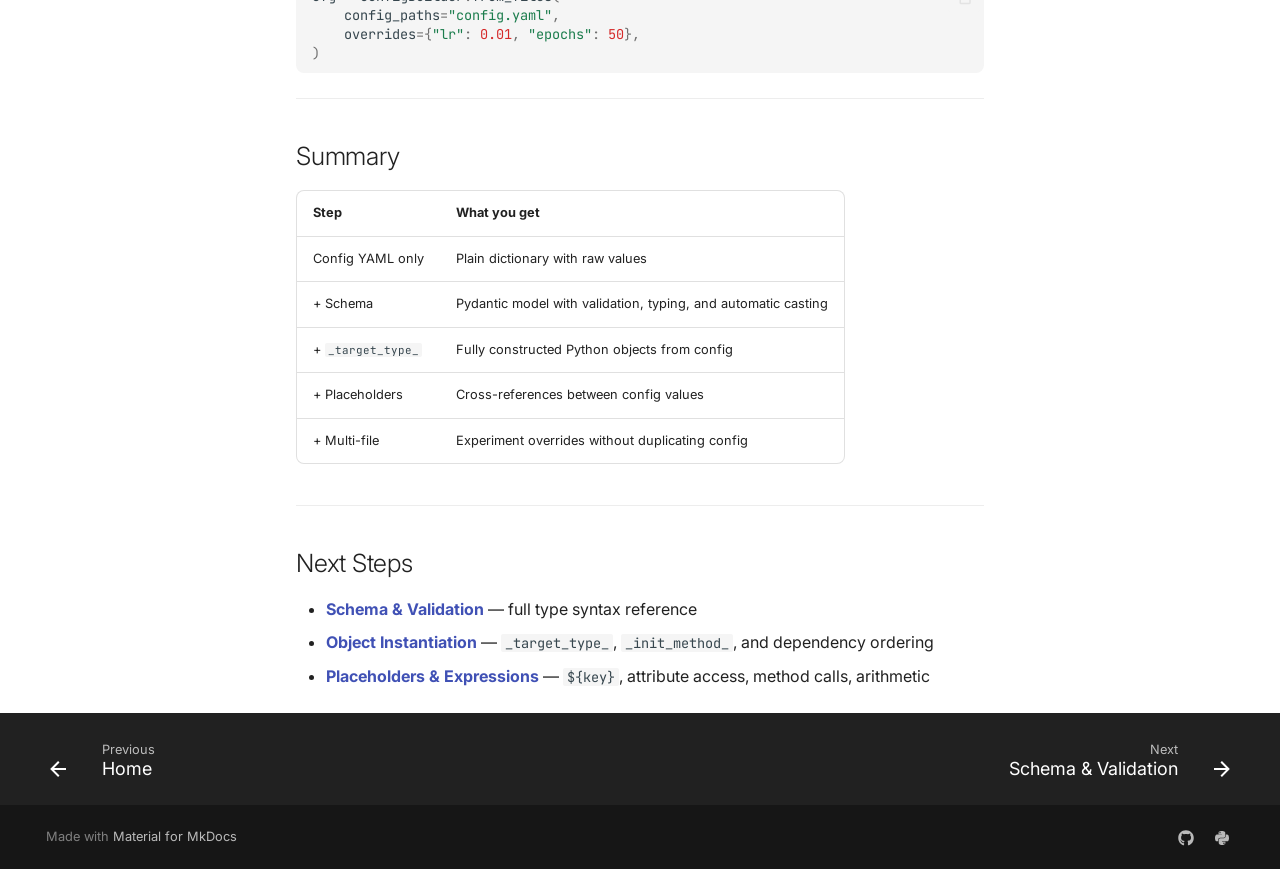
<file: getting-started/index.html>
<!doctype html>
<html lang="en" class="no-js">
  <head>
    
      <meta charset="utf-8">
      <meta name="viewport" content="width=device-width,initial-scale=1">
      
        <meta name="description" content="YAML-based configuration with Pydantic validation and dynamic object instantiation">
      
      
      
        <link rel="canonical" href="https://alessioarcara.github.io/EzConfy/getting-started/">
      
      
        <link rel="prev" href="..">
      
      
        <link rel="next" href="../schema/">
      
      
        
      
      
      <link rel="icon" href="../logo-mark.svg">
      <meta name="generator" content="mkdocs-1.6.1, mkdocs-material-9.7.5">
    
    
      
        <title>Getting Started - EzConfy</title>
      
    
    
      <link rel="stylesheet" href="../assets/stylesheets/main.484c7ddc.min.css">
      
        
        <link rel="stylesheet" href="../assets/stylesheets/palette.ab4e12ef.min.css">
      
      


    
    
      
    
    
      
        
        
        <link rel="preconnect" href="https://fonts.gstatic.com" crossorigin>
        <link rel="stylesheet" href="https://fonts.googleapis.com/css?family=Inter:300,300i,400,400i,700,700i%7CJetBrains+Mono:400,400i,700,700i&display=fallback">
        <style>:root{--md-text-font:"Inter";--md-code-font:"JetBrains Mono"}</style>
      
    
    
      <link rel="stylesheet" href="../assets/_mkdocstrings.css">
    
      <link rel="stylesheet" href="../stylesheets/extra.css">
    
    <script>__md_scope=new URL("..",location),__md_hash=e=>[...e].reduce(((e,_)=>(e<<5)-e+_.charCodeAt(0)),0),__md_get=(e,_=localStorage,t=__md_scope)=>JSON.parse(_.getItem(t.pathname+"."+e)),__md_set=(e,_,t=localStorage,a=__md_scope)=>{try{t.setItem(a.pathname+"."+e,JSON.stringify(_))}catch(e){}}</script>
    
      

    
    
  </head>
  
  
    
    
      
    
    
    
    
    <body dir="ltr" data-md-color-scheme="default" data-md-color-primary="indigo" data-md-color-accent="deep-purple">
  
    
    <input class="md-toggle" data-md-toggle="drawer" type="checkbox" id="__drawer" autocomplete="off">
    <input class="md-toggle" data-md-toggle="search" type="checkbox" id="__search" autocomplete="off">
    <label class="md-overlay" for="__drawer"></label>
    <div data-md-component="skip">
      
        
        <a href="#getting-started" class="md-skip">
          Skip to content
        </a>
      
    </div>
    <div data-md-component="announce">
      
    </div>
    
    
      

<header class="md-header" data-md-component="header">
  <nav class="md-header__inner md-grid" aria-label="Header">
    <a href=".." title="EzConfy" class="md-header__button md-logo" aria-label="EzConfy" data-md-component="logo">
      
  <img src="../logo-mark.svg" alt="logo">

    </a>
    <label class="md-header__button md-icon" for="__drawer">
      
      <svg xmlns="http://www.w3.org/2000/svg" viewBox="0 0 24 24"><path d="M3 6h18v2H3zm0 5h18v2H3zm0 5h18v2H3z"/></svg>
    </label>
    <div class="md-header__title" data-md-component="header-title">
      <div class="md-header__ellipsis">
        <div class="md-header__topic">
          <span class="md-ellipsis">
            EzConfy
          </span>
        </div>
        <div class="md-header__topic" data-md-component="header-topic">
          <span class="md-ellipsis">
            
              Getting Started
            
          </span>
        </div>
      </div>
    </div>
    
      
        <form class="md-header__option" data-md-component="palette">
  
    
    
    
    <input class="md-option" data-md-color-media="(prefers-color-scheme: light)" data-md-color-scheme="default" data-md-color-primary="indigo" data-md-color-accent="deep-purple"  aria-label="Switch to dark mode"  type="radio" name="__palette" id="__palette_0">
    
      <label class="md-header__button md-icon" title="Switch to dark mode" for="__palette_1" hidden>
        <svg xmlns="http://www.w3.org/2000/svg" viewBox="0 0 24 24"><path d="M12 8a4 4 0 0 0-4 4 4 4 0 0 0 4 4 4 4 0 0 0 4-4 4 4 0 0 0-4-4m0 10a6 6 0 0 1-6-6 6 6 0 0 1 6-6 6 6 0 0 1 6 6 6 6 0 0 1-6 6m8-9.31V4h-4.69L12 .69 8.69 4H4v4.69L.69 12 4 15.31V20h4.69L12 23.31 15.31 20H20v-4.69L23.31 12z"/></svg>
      </label>
    
  
    
    
    
    <input class="md-option" data-md-color-media="(prefers-color-scheme: dark)" data-md-color-scheme="slate" data-md-color-primary="indigo" data-md-color-accent="deep-purple"  aria-label="Switch to light mode"  type="radio" name="__palette" id="__palette_1">
    
      <label class="md-header__button md-icon" title="Switch to light mode" for="__palette_0" hidden>
        <svg xmlns="http://www.w3.org/2000/svg" viewBox="0 0 24 24"><path d="M12 18c-.89 0-1.74-.2-2.5-.55C11.56 16.5 13 14.42 13 12s-1.44-4.5-3.5-5.45C10.26 6.2 11.11 6 12 6a6 6 0 0 1 6 6 6 6 0 0 1-6 6m8-9.31V4h-4.69L12 .69 8.69 4H4v4.69L.69 12 4 15.31V20h4.69L12 23.31 15.31 20H20v-4.69L23.31 12z"/></svg>
      </label>
    
  
</form>
      
    
    
      <script>var palette=__md_get("__palette");if(palette&&palette.color){if("(prefers-color-scheme)"===palette.color.media){var media=matchMedia("(prefers-color-scheme: light)"),input=document.querySelector(media.matches?"[data-md-color-media='(prefers-color-scheme: light)']":"[data-md-color-media='(prefers-color-scheme: dark)']");palette.color.media=input.getAttribute("data-md-color-media"),palette.color.scheme=input.getAttribute("data-md-color-scheme"),palette.color.primary=input.getAttribute("data-md-color-primary"),palette.color.accent=input.getAttribute("data-md-color-accent")}for(var[key,value]of Object.entries(palette.color))document.body.setAttribute("data-md-color-"+key,value)}</script>
    
    
    
      
      
        <label class="md-header__button md-icon" for="__search">
          
          <svg xmlns="http://www.w3.org/2000/svg" viewBox="0 0 24 24"><path d="M9.5 3A6.5 6.5 0 0 1 16 9.5c0 1.61-.59 3.09-1.56 4.23l.27.27h.79l5 5-1.5 1.5-5-5v-.79l-.27-.27A6.52 6.52 0 0 1 9.5 16 6.5 6.5 0 0 1 3 9.5 6.5 6.5 0 0 1 9.5 3m0 2C7 5 5 7 5 9.5S7 14 9.5 14 14 12 14 9.5 12 5 9.5 5"/></svg>
        </label>
        <div class="md-search" data-md-component="search" role="dialog">
  <label class="md-search__overlay" for="__search"></label>
  <div class="md-search__inner" role="search">
    <form class="md-search__form" name="search">
      <input type="text" class="md-search__input" name="query" aria-label="Search" placeholder="Search" autocapitalize="off" autocorrect="off" autocomplete="off" spellcheck="false" data-md-component="search-query" required>
      <label class="md-search__icon md-icon" for="__search">
        
        <svg xmlns="http://www.w3.org/2000/svg" viewBox="0 0 24 24"><path d="M9.5 3A6.5 6.5 0 0 1 16 9.5c0 1.61-.59 3.09-1.56 4.23l.27.27h.79l5 5-1.5 1.5-5-5v-.79l-.27-.27A6.52 6.52 0 0 1 9.5 16 6.5 6.5 0 0 1 3 9.5 6.5 6.5 0 0 1 9.5 3m0 2C7 5 5 7 5 9.5S7 14 9.5 14 14 12 14 9.5 12 5 9.5 5"/></svg>
        
        <svg xmlns="http://www.w3.org/2000/svg" viewBox="0 0 24 24"><path d="M20 11v2H8l5.5 5.5-1.42 1.42L4.16 12l7.92-7.92L13.5 5.5 8 11z"/></svg>
      </label>
      <nav class="md-search__options" aria-label="Search">
        
        <button type="reset" class="md-search__icon md-icon" title="Clear" aria-label="Clear" tabindex="-1">
          
          <svg xmlns="http://www.w3.org/2000/svg" viewBox="0 0 24 24"><path d="M19 6.41 17.59 5 12 10.59 6.41 5 5 6.41 10.59 12 5 17.59 6.41 19 12 13.41 17.59 19 19 17.59 13.41 12z"/></svg>
        </button>
      </nav>
      
        <div class="md-search__suggest" data-md-component="search-suggest"></div>
      
    </form>
    <div class="md-search__output">
      <div class="md-search__scrollwrap" tabindex="0" data-md-scrollfix>
        <div class="md-search-result" data-md-component="search-result">
          <div class="md-search-result__meta">
            Initializing search
          </div>
          <ol class="md-search-result__list" role="presentation"></ol>
        </div>
      </div>
    </div>
  </div>
</div>
      
    
    
      <div class="md-header__source">
        <a href="https://github.com/alessioarcara/EzConfy" title="Go to repository" class="md-source" data-md-component="source">
  <div class="md-source__icon md-icon">
    
    <svg xmlns="http://www.w3.org/2000/svg" viewBox="0 0 512 512"><!--! Font Awesome Free 7.1.0 by @fontawesome - https://fontawesome.com License - https://fontawesome.com/license/free (Icons: CC BY 4.0, Fonts: SIL OFL 1.1, Code: MIT License) Copyright 2025 Fonticons, Inc.--><path d="M173.9 397.4c0 2-2.3 3.6-5.2 3.6-3.3.3-5.6-1.3-5.6-3.6 0-2 2.3-3.6 5.2-3.6 3-.3 5.6 1.3 5.6 3.6m-31.1-4.5c-.7 2 1.3 4.3 4.3 4.9 2.6 1 5.6 0 6.2-2s-1.3-4.3-4.3-5.2c-2.6-.7-5.5.3-6.2 2.3m44.2-1.7c-2.9.7-4.9 2.6-4.6 4.9.3 2 2.9 3.3 5.9 2.6 2.9-.7 4.9-2.6 4.6-4.6-.3-1.9-3-3.2-5.9-2.9M252.8 8C114.1 8 8 113.3 8 252c0 110.9 69.8 205.8 169.5 239.2 12.8 2.3 17.3-5.6 17.3-12.1 0-6.2-.3-40.4-.3-61.4 0 0-70 15-84.7-29.8 0 0-11.4-29.1-27.8-36.6 0 0-22.9-15.7 1.6-15.4 0 0 24.9 2 38.6 25.8 21.9 38.6 58.6 27.5 72.9 20.9 2.3-16 8.8-27.1 16-33.7-55.9-6.2-112.3-14.3-112.3-110.5 0-27.5 7.6-41.3 23.6-58.9-2.6-6.5-11.1-33.3 2.6-67.9 20.9-6.5 69 27 69 27 20-5.6 41.5-8.5 62.8-8.5s42.8 2.9 62.8 8.5c0 0 48.1-33.6 69-27 13.7 34.7 5.2 61.4 2.6 67.9 16 17.7 25.8 31.5 25.8 58.9 0 96.5-58.9 104.2-114.8 110.5 9.2 7.9 17 22.9 17 46.4 0 33.7-.3 75.4-.3 83.6 0 6.5 4.6 14.4 17.3 12.1C436.2 457.8 504 362.9 504 252 504 113.3 391.5 8 252.8 8M105.2 352.9c-1.3 1-1 3.3.7 5.2 1.6 1.6 3.9 2.3 5.2 1 1.3-1 1-3.3-.7-5.2-1.6-1.6-3.9-2.3-5.2-1m-10.8-8.1c-.7 1.3.3 2.9 2.3 3.9 1.6 1 3.6.7 4.3-.7.7-1.3-.3-2.9-2.3-3.9-2-.6-3.6-.3-4.3.7m32.4 35.6c-1.6 1.3-1 4.3 1.3 6.2 2.3 2.3 5.2 2.6 6.5 1 1.3-1.3.7-4.3-1.3-6.2-2.2-2.3-5.2-2.6-6.5-1m-11.4-14.7c-1.6 1-1.6 3.6 0 5.9s4.3 3.3 5.6 2.3c1.6-1.3 1.6-3.9 0-6.2-1.4-2.3-4-3.3-5.6-2"/></svg>
  </div>
  <div class="md-source__repository">
    alessioarcara/EzConfy
  </div>
</a>
      </div>
    
  </nav>
  
</header>
    
    <div class="md-container" data-md-component="container">
      
      
        
          
            
<nav class="md-tabs" aria-label="Tabs" data-md-component="tabs">
  <div class="md-grid">
    <ul class="md-tabs__list">
      
        
  
  
  
  
    <li class="md-tabs__item">
      <a href=".." class="md-tabs__link">
        
  
  
    
  
  Home

      </a>
    </li>
  

      
        
  
  
  
    
  
  
    <li class="md-tabs__item md-tabs__item--active">
      <a href="./" class="md-tabs__link">
        
  
  
    
  
  Getting Started

      </a>
    </li>
  

      
        
  
  
  
  
    
    
      <li class="md-tabs__item">
        <a href="../schema/" class="md-tabs__link">
          
  
  
  Guides

        </a>
      </li>
    
  

      
    </ul>
  </div>
</nav>
          
        
      
      <main class="md-main" data-md-component="main">
        <div class="md-main__inner md-grid">
          
            
              
              <div class="md-sidebar md-sidebar--primary" data-md-component="sidebar" data-md-type="navigation" >
                <div class="md-sidebar__scrollwrap">
                  <div class="md-sidebar__inner">
                    


  


<nav class="md-nav md-nav--primary md-nav--lifted" aria-label="Navigation" data-md-level="0">
  <label class="md-nav__title" for="__drawer">
    <a href=".." title="EzConfy" class="md-nav__button md-logo" aria-label="EzConfy" data-md-component="logo">
      
  <img src="../logo-mark.svg" alt="logo">

    </a>
    EzConfy
  </label>
  
    <div class="md-nav__source">
      <a href="https://github.com/alessioarcara/EzConfy" title="Go to repository" class="md-source" data-md-component="source">
  <div class="md-source__icon md-icon">
    
    <svg xmlns="http://www.w3.org/2000/svg" viewBox="0 0 512 512"><!--! Font Awesome Free 7.1.0 by @fontawesome - https://fontawesome.com License - https://fontawesome.com/license/free (Icons: CC BY 4.0, Fonts: SIL OFL 1.1, Code: MIT License) Copyright 2025 Fonticons, Inc.--><path d="M173.9 397.4c0 2-2.3 3.6-5.2 3.6-3.3.3-5.6-1.3-5.6-3.6 0-2 2.3-3.6 5.2-3.6 3-.3 5.6 1.3 5.6 3.6m-31.1-4.5c-.7 2 1.3 4.3 4.3 4.9 2.6 1 5.6 0 6.2-2s-1.3-4.3-4.3-5.2c-2.6-.7-5.5.3-6.2 2.3m44.2-1.7c-2.9.7-4.9 2.6-4.6 4.9.3 2 2.9 3.3 5.9 2.6 2.9-.7 4.9-2.6 4.6-4.6-.3-1.9-3-3.2-5.9-2.9M252.8 8C114.1 8 8 113.3 8 252c0 110.9 69.8 205.8 169.5 239.2 12.8 2.3 17.3-5.6 17.3-12.1 0-6.2-.3-40.4-.3-61.4 0 0-70 15-84.7-29.8 0 0-11.4-29.1-27.8-36.6 0 0-22.9-15.7 1.6-15.4 0 0 24.9 2 38.6 25.8 21.9 38.6 58.6 27.5 72.9 20.9 2.3-16 8.8-27.1 16-33.7-55.9-6.2-112.3-14.3-112.3-110.5 0-27.5 7.6-41.3 23.6-58.9-2.6-6.5-11.1-33.3 2.6-67.9 20.9-6.5 69 27 69 27 20-5.6 41.5-8.5 62.8-8.5s42.8 2.9 62.8 8.5c0 0 48.1-33.6 69-27 13.7 34.7 5.2 61.4 2.6 67.9 16 17.7 25.8 31.5 25.8 58.9 0 96.5-58.9 104.2-114.8 110.5 9.2 7.9 17 22.9 17 46.4 0 33.7-.3 75.4-.3 83.6 0 6.5 4.6 14.4 17.3 12.1C436.2 457.8 504 362.9 504 252 504 113.3 391.5 8 252.8 8M105.2 352.9c-1.3 1-1 3.3.7 5.2 1.6 1.6 3.9 2.3 5.2 1 1.3-1 1-3.3-.7-5.2-1.6-1.6-3.9-2.3-5.2-1m-10.8-8.1c-.7 1.3.3 2.9 2.3 3.9 1.6 1 3.6.7 4.3-.7.7-1.3-.3-2.9-2.3-3.9-2-.6-3.6-.3-4.3.7m32.4 35.6c-1.6 1.3-1 4.3 1.3 6.2 2.3 2.3 5.2 2.6 6.5 1 1.3-1.3.7-4.3-1.3-6.2-2.2-2.3-5.2-2.6-6.5-1m-11.4-14.7c-1.6 1-1.6 3.6 0 5.9s4.3 3.3 5.6 2.3c1.6-1.3 1.6-3.9 0-6.2-1.4-2.3-4-3.3-5.6-2"/></svg>
  </div>
  <div class="md-source__repository">
    alessioarcara/EzConfy
  </div>
</a>
    </div>
  
  <ul class="md-nav__list" data-md-scrollfix>
    
      
      
  
  
  
  
    <li class="md-nav__item">
      <a href=".." class="md-nav__link">
        
  
  
  <span class="md-ellipsis">
    
  
    Home
  

    
  </span>
  
  

      </a>
    </li>
  

    
      
      
  
  
    
  
  
  
    <li class="md-nav__item md-nav__item--active">
      
      <input class="md-nav__toggle md-toggle" type="checkbox" id="__toc">
      
      
        
      
      
        <label class="md-nav__link md-nav__link--active" for="__toc">
          
  
  
  <span class="md-ellipsis">
    
  
    Getting Started
  

    
  </span>
  
  

          <span class="md-nav__icon md-icon"></span>
        </label>
      
      <a href="./" class="md-nav__link md-nav__link--active">
        
  
  
  <span class="md-ellipsis">
    
  
    Getting Started
  

    
  </span>
  
  

      </a>
      
        

<nav class="md-nav md-nav--secondary" aria-label="Table of contents">
  
  
  
    
  
  
    <label class="md-nav__title" for="__toc">
      <span class="md-nav__icon md-icon"></span>
      Table of contents
    </label>
    <ul class="md-nav__list" data-md-component="toc" data-md-scrollfix>
      
        <li class="md-nav__item">
  <a href="#1-install-ezconfy" class="md-nav__link">
    <span class="md-ellipsis">
      
        1. Install EzConfy
      
    </span>
  </a>
  
</li>
      
        <li class="md-nav__item">
  <a href="#2-create-a-config-file" class="md-nav__link">
    <span class="md-ellipsis">
      
        2. Create a config file
      
    </span>
  </a>
  
</li>
      
        <li class="md-nav__item">
  <a href="#3-load-it-in-python" class="md-nav__link">
    <span class="md-ellipsis">
      
        3. Load it in Python
      
    </span>
  </a>
  
</li>
      
        <li class="md-nav__item">
  <a href="#4-add-a-schema" class="md-nav__link">
    <span class="md-ellipsis">
      
        4. Add a schema
      
    </span>
  </a>
  
</li>
      
        <li class="md-nav__item">
  <a href="#5-instantiate-objects" class="md-nav__link">
    <span class="md-ellipsis">
      
        5. Instantiate objects
      
    </span>
  </a>
  
</li>
      
        <li class="md-nav__item">
  <a href="#6-combine-schema-instantiation" class="md-nav__link">
    <span class="md-ellipsis">
      
        6. Combine schema + instantiation
      
    </span>
  </a>
  
</li>
      
        <li class="md-nav__item">
  <a href="#7-override-per-experiment" class="md-nav__link">
    <span class="md-ellipsis">
      
        7. Override per experiment
      
    </span>
  </a>
  
</li>
      
        <li class="md-nav__item">
  <a href="#summary" class="md-nav__link">
    <span class="md-ellipsis">
      
        Summary
      
    </span>
  </a>
  
</li>
      
        <li class="md-nav__item">
  <a href="#next-steps" class="md-nav__link">
    <span class="md-ellipsis">
      
        Next Steps
      
    </span>
  </a>
  
</li>
      
    </ul>
  
</nav>
      
    </li>
  

    
      
      
  
  
  
  
    
    
    
    
      
      
        
      
    
    
    <li class="md-nav__item md-nav__item--nested">
      
        
        
        <input class="md-nav__toggle md-toggle " type="checkbox" id="__nav_3" >
        
          
          <label class="md-nav__link" for="__nav_3" id="__nav_3_label" tabindex="0">
            
  
  
  <span class="md-ellipsis">
    
  
    Guides
  

    
  </span>
  
  

            <span class="md-nav__icon md-icon"></span>
          </label>
        
        <nav class="md-nav" data-md-level="1" aria-labelledby="__nav_3_label" aria-expanded="false">
          <label class="md-nav__title" for="__nav_3">
            <span class="md-nav__icon md-icon"></span>
            
  
    Guides
  

          </label>
          <ul class="md-nav__list" data-md-scrollfix>
            
              
                
  
  
  
  
    <li class="md-nav__item">
      <a href="../schema/" class="md-nav__link">
        
  
  
  <span class="md-ellipsis">
    
  
    Schema & Validation
  

    
  </span>
  
  

      </a>
    </li>
  

              
            
              
                
  
  
  
  
    <li class="md-nav__item">
      <a href="../instantiation/" class="md-nav__link">
        
  
  
  <span class="md-ellipsis">
    
  
    Object Instantiation
  

    
  </span>
  
  

      </a>
    </li>
  

              
            
              
                
  
  
  
  
    <li class="md-nav__item">
      <a href="../placeholders/" class="md-nav__link">
        
  
  
  <span class="md-ellipsis">
    
  
    Placeholders & Expressions
  

    
  </span>
  
  

      </a>
    </li>
  

              
            
              
                
  
  
  
  
    <li class="md-nav__item">
      <a href="../multi-file/" class="md-nav__link">
        
  
  
  <span class="md-ellipsis">
    
  
    Multi-file Configs
  

    
  </span>
  
  

      </a>
    </li>
  

              
            
              
                
  
  
  
  
    <li class="md-nav__item">
      <a href="../codegen/" class="md-nav__link">
        
  
  
  <span class="md-ellipsis">
    
  
    Code Generation
  

    
  </span>
  
  

      </a>
    </li>
  

              
            
          </ul>
        </nav>
      
    </li>
  

    
  </ul>
</nav>
                  </div>
                </div>
              </div>
            
            
              
              <div class="md-sidebar md-sidebar--secondary" data-md-component="sidebar" data-md-type="toc" >
                <div class="md-sidebar__scrollwrap">
                  <div class="md-sidebar__inner">
                    

<nav class="md-nav md-nav--secondary" aria-label="Table of contents">
  
  
  
    
  
  
    <label class="md-nav__title" for="__toc">
      <span class="md-nav__icon md-icon"></span>
      Table of contents
    </label>
    <ul class="md-nav__list" data-md-component="toc" data-md-scrollfix>
      
        <li class="md-nav__item">
  <a href="#1-install-ezconfy" class="md-nav__link">
    <span class="md-ellipsis">
      
        1. Install EzConfy
      
    </span>
  </a>
  
</li>
      
        <li class="md-nav__item">
  <a href="#2-create-a-config-file" class="md-nav__link">
    <span class="md-ellipsis">
      
        2. Create a config file
      
    </span>
  </a>
  
</li>
      
        <li class="md-nav__item">
  <a href="#3-load-it-in-python" class="md-nav__link">
    <span class="md-ellipsis">
      
        3. Load it in Python
      
    </span>
  </a>
  
</li>
      
        <li class="md-nav__item">
  <a href="#4-add-a-schema" class="md-nav__link">
    <span class="md-ellipsis">
      
        4. Add a schema
      
    </span>
  </a>
  
</li>
      
        <li class="md-nav__item">
  <a href="#5-instantiate-objects" class="md-nav__link">
    <span class="md-ellipsis">
      
        5. Instantiate objects
      
    </span>
  </a>
  
</li>
      
        <li class="md-nav__item">
  <a href="#6-combine-schema-instantiation" class="md-nav__link">
    <span class="md-ellipsis">
      
        6. Combine schema + instantiation
      
    </span>
  </a>
  
</li>
      
        <li class="md-nav__item">
  <a href="#7-override-per-experiment" class="md-nav__link">
    <span class="md-ellipsis">
      
        7. Override per experiment
      
    </span>
  </a>
  
</li>
      
        <li class="md-nav__item">
  <a href="#summary" class="md-nav__link">
    <span class="md-ellipsis">
      
        Summary
      
    </span>
  </a>
  
</li>
      
        <li class="md-nav__item">
  <a href="#next-steps" class="md-nav__link">
    <span class="md-ellipsis">
      
        Next Steps
      
    </span>
  </a>
  
</li>
      
    </ul>
  
</nav>
                  </div>
                </div>
              </div>
            
          
          
            <div class="md-content" data-md-component="content">
              
              <article class="md-content__inner md-typeset">
                
                  


  
  


<h1 id="getting-started">Getting Started<a class="headerlink" href="#getting-started" title="Permanent link">&para;</a></h1>
<p>This tutorial walks you through EzConfy from scratch. By the end you will have a validated, typed configuration that automatically constructs Python objects — all from a simple YAML file.</p>
<hr />
<h2 id="1-install-ezconfy">1. Install EzConfy<a class="headerlink" href="#1-install-ezconfy" title="Permanent link">&para;</a></h2>
<div class="language-bash highlight"><pre><span></span><code><span id="__span-0-1"><a id="__codelineno-0-1" name="__codelineno-0-1" href="#__codelineno-0-1"></a>pip<span class="w"> </span>install<span class="w"> </span>ezconfy
</span></code></pre></div>
<hr />
<h2 id="2-create-a-config-file">2. Create a config file<a class="headerlink" href="#2-create-a-config-file" title="Permanent link">&para;</a></h2>
<p>A config file is just a YAML file. Create <code>config.yaml</code>:</p>
<div class="language-yaml highlight"><pre><span></span><code><span id="__span-1-1"><a id="__codelineno-1-1" name="__codelineno-1-1" href="#__codelineno-1-1"></a><span class="nt">project_name</span><span class="p">:</span><span class="w"> </span><span class="l l-Scalar l-Scalar-Plain">my-experiment</span>
</span><span id="__span-1-2"><a id="__codelineno-1-2" name="__codelineno-1-2" href="#__codelineno-1-2"></a><span class="nt">lr</span><span class="p">:</span><span class="w"> </span><span class="l l-Scalar l-Scalar-Plain">0.001</span>
</span><span id="__span-1-3"><a id="__codelineno-1-3" name="__codelineno-1-3" href="#__codelineno-1-3"></a><span class="nt">epochs</span><span class="p">:</span><span class="w"> </span><span class="l l-Scalar l-Scalar-Plain">10</span>
</span><span id="__span-1-4"><a id="__codelineno-1-4" name="__codelineno-1-4" href="#__codelineno-1-4"></a><span class="nt">data_path</span><span class="p">:</span><span class="w"> </span><span class="l l-Scalar l-Scalar-Plain">./data</span>
</span></code></pre></div>
<hr />
<h2 id="3-load-it-in-python">3. Load it in Python<a class="headerlink" href="#3-load-it-in-python" title="Permanent link">&para;</a></h2>
<div class="language-python highlight"><pre><span></span><code><span id="__span-2-1"><a id="__codelineno-2-1" name="__codelineno-2-1" href="#__codelineno-2-1"></a><span class="kn">from</span><span class="w"> </span><span class="nn">ezconfy</span><span class="w"> </span><span class="kn">import</span> <span class="n">ConfigBuilder</span>
</span><span id="__span-2-2"><a id="__codelineno-2-2" name="__codelineno-2-2" href="#__codelineno-2-2"></a>
</span><span id="__span-2-3"><a id="__codelineno-2-3" name="__codelineno-2-3" href="#__codelineno-2-3"></a><span class="n">cfg</span> <span class="o">=</span> <span class="n">ConfigBuilder</span><span class="o">.</span><span class="n">from_files</span><span class="p">(</span><span class="n">config_paths</span><span class="o">=</span><span class="s2">&quot;config.yaml&quot;</span><span class="p">)</span>
</span></code></pre></div>
<p>Without a schema, <code>cfg</code> is a plain dictionary:</p>
<div class="language-python highlight"><pre><span></span><code><span id="__span-3-1"><a id="__codelineno-3-1" name="__codelineno-3-1" href="#__codelineno-3-1"></a><span class="nb">print</span><span class="p">(</span><span class="n">cfg</span><span class="p">[</span><span class="s2">&quot;lr&quot;</span><span class="p">])</span>          <span class="c1"># 0.001</span>
</span><span id="__span-3-2"><a id="__codelineno-3-2" name="__codelineno-3-2" href="#__codelineno-3-2"></a><span class="nb">print</span><span class="p">(</span><span class="n">cfg</span><span class="p">[</span><span class="s2">&quot;data_path&quot;</span><span class="p">])</span>   <span class="c1"># &#39;./data&#39; (a string — not a Path object)</span>
</span></code></pre></div>
<div class="admonition note">
<p class="admonition-title">Why a dictionary?</p>
<p>Without a schema, EzConfy has no type information. The result is a raw dictionary with YAML-parsed values. Adding a schema upgrades this to a validated Pydantic model.</p>
</div>
<hr />
<h2 id="4-add-a-schema">4. Add a schema<a class="headerlink" href="#4-add-a-schema" title="Permanent link">&para;</a></h2>
<p>A schema tells EzConfy what types your config values should have. Create <code>schema.yaml</code>:</p>
<div class="language-yaml highlight"><pre><span></span><code><span id="__span-4-1"><a id="__codelineno-4-1" name="__codelineno-4-1" href="#__codelineno-4-1"></a><span class="nt">project_name</span><span class="p">:</span><span class="w"> </span><span class="l l-Scalar l-Scalar-Plain">str</span>
</span><span id="__span-4-2"><a id="__codelineno-4-2" name="__codelineno-4-2" href="#__codelineno-4-2"></a><span class="nt">lr</span><span class="p">:</span><span class="w"> </span><span class="l l-Scalar l-Scalar-Plain">float</span>
</span><span id="__span-4-3"><a id="__codelineno-4-3" name="__codelineno-4-3" href="#__codelineno-4-3"></a><span class="nt">epochs</span><span class="p">:</span><span class="w"> </span><span class="l l-Scalar l-Scalar-Plain">int</span>
</span><span id="__span-4-4"><a id="__codelineno-4-4" name="__codelineno-4-4" href="#__codelineno-4-4"></a><span class="nt">data_path</span><span class="p">:</span><span class="w"> </span><span class="l l-Scalar l-Scalar-Plain">pathlib:Path</span>
</span></code></pre></div>
<p>Now load with the schema:</p>
<div class="language-python highlight"><pre><span></span><code><span id="__span-5-1"><a id="__codelineno-5-1" name="__codelineno-5-1" href="#__codelineno-5-1"></a><span class="n">cfg</span> <span class="o">=</span> <span class="n">ConfigBuilder</span><span class="o">.</span><span class="n">from_files</span><span class="p">(</span>
</span><span id="__span-5-2"><a id="__codelineno-5-2" name="__codelineno-5-2" href="#__codelineno-5-2"></a>    <span class="n">config_paths</span><span class="o">=</span><span class="s2">&quot;config.yaml&quot;</span><span class="p">,</span>
</span><span id="__span-5-3"><a id="__codelineno-5-3" name="__codelineno-5-3" href="#__codelineno-5-3"></a>    <span class="n">schema_path</span><span class="o">=</span><span class="s2">&quot;schema.yaml&quot;</span><span class="p">,</span>
</span><span id="__span-5-4"><a id="__codelineno-5-4" name="__codelineno-5-4" href="#__codelineno-5-4"></a><span class="p">)</span>
</span><span id="__span-5-5"><a id="__codelineno-5-5" name="__codelineno-5-5" href="#__codelineno-5-5"></a>
</span><span id="__span-5-6"><a id="__codelineno-5-6" name="__codelineno-5-6" href="#__codelineno-5-6"></a><span class="nb">print</span><span class="p">(</span><span class="n">cfg</span><span class="o">.</span><span class="n">lr</span><span class="p">)</span>          <span class="c1"># 0.001 (float — validated)</span>
</span><span id="__span-5-7"><a id="__codelineno-5-7" name="__codelineno-5-7" href="#__codelineno-5-7"></a><span class="nb">print</span><span class="p">(</span><span class="n">cfg</span><span class="o">.</span><span class="n">data_path</span><span class="p">)</span>   <span class="c1"># PosixPath(&#39;./data&#39;) — automatically cast</span>
</span><span id="__span-5-8"><a id="__codelineno-5-8" name="__codelineno-5-8" href="#__codelineno-5-8"></a><span class="nb">print</span><span class="p">(</span><span class="n">cfg</span><span class="o">.</span><span class="n">epochs</span><span class="p">)</span>      <span class="c1"># 10 (int — validated)</span>
</span></code></pre></div>
<div class="admonition tip">
<p class="admonition-title">What changed?</p>
<ol>
<li><strong>Dot access</strong> — <code>cfg.lr</code> instead of <code>cfg["lr"]</code>. With a schema, the result is a Pydantic model.</li>
<li><strong>Automatic casting</strong> — <code>data_path</code> is now a real <code>Path</code> object, not a string.</li>
</ol>
<p>If you make a typo in the config (e.g. <code>epochs: "ten"</code>), EzConfy raises a clear validation error immediately.</p>
</div>
<hr />
<h2 id="5-instantiate-objects">5. Instantiate objects<a class="headerlink" href="#5-instantiate-objects" title="Permanent link">&para;</a></h2>
<p>Here is where EzConfy gets really useful. Instead of writing boilerplate to construct objects from config values, let EzConfy do it for you.</p>
<p>Say you have a <code>Dataset</code> class:</p>
<div class="language-python highlight"><pre><span></span><code><span id="__span-6-1"><a id="__codelineno-6-1" name="__codelineno-6-1" href="#__codelineno-6-1"></a><span class="c1"># my_project/data.py</span>
</span><span id="__span-6-2"><a id="__codelineno-6-2" name="__codelineno-6-2" href="#__codelineno-6-2"></a><span class="k">class</span><span class="w"> </span><span class="nc">Dataset</span><span class="p">:</span>
</span><span id="__span-6-3"><a id="__codelineno-6-3" name="__codelineno-6-3" href="#__codelineno-6-3"></a>    <span class="k">def</span><span class="w"> </span><span class="fm">__init__</span><span class="p">(</span><span class="bp">self</span><span class="p">,</span> <span class="n">root</span><span class="p">:</span> <span class="nb">str</span><span class="p">,</span> <span class="n">num_classes</span><span class="p">:</span> <span class="nb">int</span><span class="p">):</span>
</span><span id="__span-6-4"><a id="__codelineno-6-4" name="__codelineno-6-4" href="#__codelineno-6-4"></a>        <span class="bp">self</span><span class="o">.</span><span class="n">root</span> <span class="o">=</span> <span class="n">root</span>
</span><span id="__span-6-5"><a id="__codelineno-6-5" name="__codelineno-6-5" href="#__codelineno-6-5"></a>        <span class="bp">self</span><span class="o">.</span><span class="n">num_classes</span> <span class="o">=</span> <span class="n">num_classes</span>
</span></code></pre></div>
<p>In your config, use <code>_target_type_</code> to tell EzConfy which class to instantiate and <code>_init_args_</code> for the constructor arguments:</p>
<div class="tabbed-set tabbed-alternate" data-tabs="1:2"><input checked="checked" id="__tabbed_1_1" name="__tabbed_1" type="radio" /><input id="__tabbed_1_2" name="__tabbed_1" type="radio" /><div class="tabbed-labels"><label for="__tabbed_1_1">config.yaml</label><label for="__tabbed_1_2">Python</label></div>
<div class="tabbed-content">
<div class="tabbed-block">
<div class="language-yaml highlight"><pre><span></span><code><span id="__span-7-1"><a id="__codelineno-7-1" name="__codelineno-7-1" href="#__codelineno-7-1"></a><span class="nt">num_classes</span><span class="p">:</span><span class="w"> </span><span class="l l-Scalar l-Scalar-Plain">10</span>
</span><span id="__span-7-2"><a id="__codelineno-7-2" name="__codelineno-7-2" href="#__codelineno-7-2"></a>
</span><span id="__span-7-3"><a id="__codelineno-7-3" name="__codelineno-7-3" href="#__codelineno-7-3"></a><span class="nt">dataset</span><span class="p">:</span>
</span><span id="__span-7-4"><a id="__codelineno-7-4" name="__codelineno-7-4" href="#__codelineno-7-4"></a><span class="w">  </span><span class="nt">_target_type_</span><span class="p">:</span><span class="w"> </span><span class="l l-Scalar l-Scalar-Plain">my_project.data:Dataset</span>
</span><span id="__span-7-5"><a id="__codelineno-7-5" name="__codelineno-7-5" href="#__codelineno-7-5"></a><span class="w">  </span><span class="nt">_init_args_</span><span class="p">:</span>
</span><span id="__span-7-6"><a id="__codelineno-7-6" name="__codelineno-7-6" href="#__codelineno-7-6"></a><span class="w">    </span><span class="nt">root</span><span class="p">:</span><span class="w"> </span><span class="l l-Scalar l-Scalar-Plain">./data</span>
</span><span id="__span-7-7"><a id="__codelineno-7-7" name="__codelineno-7-7" href="#__codelineno-7-7"></a><span class="w">    </span><span class="nt">num_classes</span><span class="p">:</span><span class="w"> </span><span class="l l-Scalar l-Scalar-Plain">${num_classes}</span>
</span></code></pre></div>
</div>
<div class="tabbed-block">
<div class="language-python highlight"><pre><span></span><code><span id="__span-8-1"><a id="__codelineno-8-1" name="__codelineno-8-1" href="#__codelineno-8-1"></a><span class="n">cfg</span> <span class="o">=</span> <span class="n">ConfigBuilder</span><span class="o">.</span><span class="n">from_files</span><span class="p">(</span><span class="n">config_paths</span><span class="o">=</span><span class="s2">&quot;config.yaml&quot;</span><span class="p">)</span>
</span><span id="__span-8-2"><a id="__codelineno-8-2" name="__codelineno-8-2" href="#__codelineno-8-2"></a>
</span><span id="__span-8-3"><a id="__codelineno-8-3" name="__codelineno-8-3" href="#__codelineno-8-3"></a><span class="nb">print</span><span class="p">(</span><span class="n">cfg</span><span class="p">[</span><span class="s2">&quot;dataset&quot;</span><span class="p">])</span>              <span class="c1"># &lt;my_project.data.Dataset object&gt;</span>
</span><span id="__span-8-4"><a id="__codelineno-8-4" name="__codelineno-8-4" href="#__codelineno-8-4"></a><span class="nb">print</span><span class="p">(</span><span class="n">cfg</span><span class="p">[</span><span class="s2">&quot;dataset&quot;</span><span class="p">]</span><span class="o">.</span><span class="n">root</span><span class="p">)</span>         <span class="c1"># &#39;./data&#39;</span>
</span><span id="__span-8-5"><a id="__codelineno-8-5" name="__codelineno-8-5" href="#__codelineno-8-5"></a><span class="nb">print</span><span class="p">(</span><span class="n">cfg</span><span class="p">[</span><span class="s2">&quot;dataset&quot;</span><span class="p">]</span><span class="o">.</span><span class="n">num_classes</span><span class="p">)</span>  <span class="c1"># 10</span>
</span></code></pre></div>
</div>
</div>
</div>
<div class="admonition info">
<p class="admonition-title">Placeholder resolution</p>
<p>The <code>${num_classes}</code> placeholder pulls the value from the top-level <code>num_classes</code> key. EzConfy resolves dependencies automatically — objects that depend on other objects are instantiated in the correct order.</p>
</div>
<hr />
<h2 id="6-combine-schema-instantiation">6. Combine schema + instantiation<a class="headerlink" href="#6-combine-schema-instantiation" title="Permanent link">&para;</a></h2>
<p>For full validation with object instantiation:</p>
<div class="tabbed-set tabbed-alternate" data-tabs="2:2"><input checked="checked" id="__tabbed_2_1" name="__tabbed_2" type="radio" /><input id="__tabbed_2_2" name="__tabbed_2" type="radio" /><div class="tabbed-labels"><label for="__tabbed_2_1">schema.yaml</label><label for="__tabbed_2_2">Python</label></div>
<div class="tabbed-content">
<div class="tabbed-block">
<div class="language-yaml highlight"><pre><span></span><code><span id="__span-9-1"><a id="__codelineno-9-1" name="__codelineno-9-1" href="#__codelineno-9-1"></a><span class="nt">types</span><span class="p">:</span>
</span><span id="__span-9-2"><a id="__codelineno-9-2" name="__codelineno-9-2" href="#__codelineno-9-2"></a><span class="w">  </span><span class="nt">Dataset</span><span class="p">:</span><span class="w"> </span><span class="l l-Scalar l-Scalar-Plain">my_project.data:Dataset</span>
</span><span id="__span-9-3"><a id="__codelineno-9-3" name="__codelineno-9-3" href="#__codelineno-9-3"></a>
</span><span id="__span-9-4"><a id="__codelineno-9-4" name="__codelineno-9-4" href="#__codelineno-9-4"></a><span class="nt">schema</span><span class="p">:</span>
</span><span id="__span-9-5"><a id="__codelineno-9-5" name="__codelineno-9-5" href="#__codelineno-9-5"></a><span class="w">  </span><span class="nt">num_classes</span><span class="p">:</span><span class="w"> </span><span class="l l-Scalar l-Scalar-Plain">int</span>
</span><span id="__span-9-6"><a id="__codelineno-9-6" name="__codelineno-9-6" href="#__codelineno-9-6"></a><span class="w">  </span><span class="nt">dataset</span><span class="p">:</span><span class="w"> </span><span class="l l-Scalar l-Scalar-Plain">Dataset</span>
</span></code></pre></div>
</div>
<div class="tabbed-block">
<div class="language-python highlight"><pre><span></span><code><span id="__span-10-1"><a id="__codelineno-10-1" name="__codelineno-10-1" href="#__codelineno-10-1"></a><span class="n">cfg</span> <span class="o">=</span> <span class="n">ConfigBuilder</span><span class="o">.</span><span class="n">from_files</span><span class="p">(</span>
</span><span id="__span-10-2"><a id="__codelineno-10-2" name="__codelineno-10-2" href="#__codelineno-10-2"></a>    <span class="n">config_paths</span><span class="o">=</span><span class="s2">&quot;config.yaml&quot;</span><span class="p">,</span>
</span><span id="__span-10-3"><a id="__codelineno-10-3" name="__codelineno-10-3" href="#__codelineno-10-3"></a>    <span class="n">schema_path</span><span class="o">=</span><span class="s2">&quot;schema.yaml&quot;</span><span class="p">,</span>
</span><span id="__span-10-4"><a id="__codelineno-10-4" name="__codelineno-10-4" href="#__codelineno-10-4"></a><span class="p">)</span>
</span><span id="__span-10-5"><a id="__codelineno-10-5" name="__codelineno-10-5" href="#__codelineno-10-5"></a>
</span><span id="__span-10-6"><a id="__codelineno-10-6" name="__codelineno-10-6" href="#__codelineno-10-6"></a><span class="nb">print</span><span class="p">(</span><span class="n">cfg</span><span class="o">.</span><span class="n">dataset</span><span class="p">)</span>              <span class="c1"># &lt;Dataset object&gt; — validated</span>
</span><span id="__span-10-7"><a id="__codelineno-10-7" name="__codelineno-10-7" href="#__codelineno-10-7"></a><span class="nb">print</span><span class="p">(</span><span class="n">cfg</span><span class="o">.</span><span class="n">dataset</span><span class="o">.</span><span class="n">num_classes</span><span class="p">)</span>  <span class="c1"># 10 — typed correctly</span>
</span></code></pre></div>
</div>
</div>
</div>
<hr />
<h2 id="7-override-per-experiment">7. Override per experiment<a class="headerlink" href="#7-override-per-experiment" title="Permanent link">&para;</a></h2>
<p>You can split your config into a base file and experiment-specific overrides:</p>
<div class="language-python highlight"><pre><span></span><code><span id="__span-11-1"><a id="__codelineno-11-1" name="__codelineno-11-1" href="#__codelineno-11-1"></a><span class="n">cfg</span> <span class="o">=</span> <span class="n">ConfigBuilder</span><span class="o">.</span><span class="n">from_files</span><span class="p">(</span>
</span><span id="__span-11-2"><a id="__codelineno-11-2" name="__codelineno-11-2" href="#__codelineno-11-2"></a>    <span class="n">config_paths</span><span class="o">=</span><span class="p">[</span><span class="s2">&quot;base.yaml&quot;</span><span class="p">,</span> <span class="s2">&quot;experiment_large.yaml&quot;</span><span class="p">],</span>
</span><span id="__span-11-3"><a id="__codelineno-11-3" name="__codelineno-11-3" href="#__codelineno-11-3"></a><span class="p">)</span>
</span></code></pre></div>
<p>Later files win on conflicts. You can also pass overrides programmatically:</p>
<div class="language-python highlight"><pre><span></span><code><span id="__span-12-1"><a id="__codelineno-12-1" name="__codelineno-12-1" href="#__codelineno-12-1"></a><span class="n">cfg</span> <span class="o">=</span> <span class="n">ConfigBuilder</span><span class="o">.</span><span class="n">from_files</span><span class="p">(</span>
</span><span id="__span-12-2"><a id="__codelineno-12-2" name="__codelineno-12-2" href="#__codelineno-12-2"></a>    <span class="n">config_paths</span><span class="o">=</span><span class="s2">&quot;config.yaml&quot;</span><span class="p">,</span>
</span><span id="__span-12-3"><a id="__codelineno-12-3" name="__codelineno-12-3" href="#__codelineno-12-3"></a>    <span class="n">overrides</span><span class="o">=</span><span class="p">{</span><span class="s2">&quot;lr&quot;</span><span class="p">:</span> <span class="mf">0.01</span><span class="p">,</span> <span class="s2">&quot;epochs&quot;</span><span class="p">:</span> <span class="mi">50</span><span class="p">},</span>
</span><span id="__span-12-4"><a id="__codelineno-12-4" name="__codelineno-12-4" href="#__codelineno-12-4"></a><span class="p">)</span>
</span></code></pre></div>
<hr />
<h2 id="summary">Summary<a class="headerlink" href="#summary" title="Permanent link">&para;</a></h2>
<table>
<thead>
<tr>
<th>Step</th>
<th>What you get</th>
</tr>
</thead>
<tbody>
<tr>
<td>Config YAML only</td>
<td>Plain dictionary with raw values</td>
</tr>
<tr>
<td>+ Schema</td>
<td>Pydantic model with validation, typing, and automatic casting</td>
</tr>
<tr>
<td>+ <code>_target_type_</code></td>
<td>Fully constructed Python objects from config</td>
</tr>
<tr>
<td>+ Placeholders</td>
<td>Cross-references between config values</td>
</tr>
<tr>
<td>+ Multi-file</td>
<td>Experiment overrides without duplicating config</td>
</tr>
</tbody>
</table>
<hr />
<h2 id="next-steps">Next Steps<a class="headerlink" href="#next-steps" title="Permanent link">&para;</a></h2>
<ul>
<li><strong><a href="../schema/">Schema &amp; Validation</a></strong> — full type syntax reference</li>
<li><strong><a href="../instantiation/">Object Instantiation</a></strong> — <code>_target_type_</code>, <code>_init_method_</code>, and dependency ordering</li>
<li><strong><a href="../placeholders/">Placeholders &amp; Expressions</a></strong> — <code>${key}</code>, attribute access, method calls, arithmetic</li>
</ul>












                
              </article>
            </div>
          
          
  <script>var tabs=__md_get("__tabs");if(Array.isArray(tabs))e:for(var set of document.querySelectorAll(".tabbed-set")){var labels=set.querySelector(".tabbed-labels");for(var tab of tabs)for(var label of labels.getElementsByTagName("label"))if(label.innerText.trim()===tab){var input=document.getElementById(label.htmlFor);input.checked=!0;continue e}}</script>

<script>var target=document.getElementById(location.hash.slice(1));target&&target.name&&(target.checked=target.name.startsWith("__tabbed_"))</script>
        </div>
        
          <button type="button" class="md-top md-icon" data-md-component="top" hidden>
  
  <svg xmlns="http://www.w3.org/2000/svg" viewBox="0 0 24 24"><path d="M13 20h-2V8l-5.5 5.5-1.42-1.42L12 4.16l7.92 7.92-1.42 1.42L13 8z"/></svg>
  Back to top
</button>
        
      </main>
      
        <footer class="md-footer">
  
    
      
      <nav class="md-footer__inner md-grid" aria-label="Footer" >
        
          
          <a href=".." class="md-footer__link md-footer__link--prev" aria-label="Previous: Home">
            <div class="md-footer__button md-icon">
              
              <svg xmlns="http://www.w3.org/2000/svg" viewBox="0 0 24 24"><path d="M20 11v2H8l5.5 5.5-1.42 1.42L4.16 12l7.92-7.92L13.5 5.5 8 11z"/></svg>
            </div>
            <div class="md-footer__title">
              <span class="md-footer__direction">
                Previous
              </span>
              <div class="md-ellipsis">
                Home
              </div>
            </div>
          </a>
        
        
          
          <a href="../schema/" class="md-footer__link md-footer__link--next" aria-label="Next: Schema &amp; Validation">
            <div class="md-footer__title">
              <span class="md-footer__direction">
                Next
              </span>
              <div class="md-ellipsis">
                Schema & Validation
              </div>
            </div>
            <div class="md-footer__button md-icon">
              
              <svg xmlns="http://www.w3.org/2000/svg" viewBox="0 0 24 24"><path d="M4 11v2h12l-5.5 5.5 1.42 1.42L19.84 12l-7.92-7.92L10.5 5.5 16 11z"/></svg>
            </div>
          </a>
        
      </nav>
    
  
  <div class="md-footer-meta md-typeset">
    <div class="md-footer-meta__inner md-grid">
      <div class="md-copyright">
  
  
    Made with
    <a href="https://squidfunk.github.io/mkdocs-material/" target="_blank" rel="noopener">
      Material for MkDocs
    </a>
  
</div>
      
        
<div class="md-social">
  
    
    
    
    
      
      
    
    <a href="https://github.com/alessioarcara/EzConfy" target="_blank" rel="noopener" title="github.com" class="md-social__link">
      <svg xmlns="http://www.w3.org/2000/svg" viewBox="0 0 512 512"><!--! Font Awesome Free 7.1.0 by @fontawesome - https://fontawesome.com License - https://fontawesome.com/license/free (Icons: CC BY 4.0, Fonts: SIL OFL 1.1, Code: MIT License) Copyright 2025 Fonticons, Inc.--><path d="M173.9 397.4c0 2-2.3 3.6-5.2 3.6-3.3.3-5.6-1.3-5.6-3.6 0-2 2.3-3.6 5.2-3.6 3-.3 5.6 1.3 5.6 3.6m-31.1-4.5c-.7 2 1.3 4.3 4.3 4.9 2.6 1 5.6 0 6.2-2s-1.3-4.3-4.3-5.2c-2.6-.7-5.5.3-6.2 2.3m44.2-1.7c-2.9.7-4.9 2.6-4.6 4.9.3 2 2.9 3.3 5.9 2.6 2.9-.7 4.9-2.6 4.6-4.6-.3-1.9-3-3.2-5.9-2.9M252.8 8C114.1 8 8 113.3 8 252c0 110.9 69.8 205.8 169.5 239.2 12.8 2.3 17.3-5.6 17.3-12.1 0-6.2-.3-40.4-.3-61.4 0 0-70 15-84.7-29.8 0 0-11.4-29.1-27.8-36.6 0 0-22.9-15.7 1.6-15.4 0 0 24.9 2 38.6 25.8 21.9 38.6 58.6 27.5 72.9 20.9 2.3-16 8.8-27.1 16-33.7-55.9-6.2-112.3-14.3-112.3-110.5 0-27.5 7.6-41.3 23.6-58.9-2.6-6.5-11.1-33.3 2.6-67.9 20.9-6.5 69 27 69 27 20-5.6 41.5-8.5 62.8-8.5s42.8 2.9 62.8 8.5c0 0 48.1-33.6 69-27 13.7 34.7 5.2 61.4 2.6 67.9 16 17.7 25.8 31.5 25.8 58.9 0 96.5-58.9 104.2-114.8 110.5 9.2 7.9 17 22.9 17 46.4 0 33.7-.3 75.4-.3 83.6 0 6.5 4.6 14.4 17.3 12.1C436.2 457.8 504 362.9 504 252 504 113.3 391.5 8 252.8 8M105.2 352.9c-1.3 1-1 3.3.7 5.2 1.6 1.6 3.9 2.3 5.2 1 1.3-1 1-3.3-.7-5.2-1.6-1.6-3.9-2.3-5.2-1m-10.8-8.1c-.7 1.3.3 2.9 2.3 3.9 1.6 1 3.6.7 4.3-.7.7-1.3-.3-2.9-2.3-3.9-2-.6-3.6-.3-4.3.7m32.4 35.6c-1.6 1.3-1 4.3 1.3 6.2 2.3 2.3 5.2 2.6 6.5 1 1.3-1.3.7-4.3-1.3-6.2-2.2-2.3-5.2-2.6-6.5-1m-11.4-14.7c-1.6 1-1.6 3.6 0 5.9s4.3 3.3 5.6 2.3c1.6-1.3 1.6-3.9 0-6.2-1.4-2.3-4-3.3-5.6-2"/></svg>
    </a>
  
    
    
    
    
      
      
    
    <a href="https://pypi.org/project/ezconfy/" target="_blank" rel="noopener" title="pypi.org" class="md-social__link">
      <svg xmlns="http://www.w3.org/2000/svg" viewBox="0 0 448 512"><!--! Font Awesome Free 7.1.0 by @fontawesome - https://fontawesome.com License - https://fontawesome.com/license/free (Icons: CC BY 4.0, Fonts: SIL OFL 1.1, Code: MIT License) Copyright 2025 Fonticons, Inc.--><path d="M439.8 200.5c-7.7-30.9-22.3-54.2-53.4-54.2h-40.1v47.4c0 36.8-31.2 67.8-66.8 67.8H172.7c-29.2 0-53.4 25-53.4 54.3v101.8c0 29 25.2 46 53.4 54.3 33.8 9.9 66.3 11.7 106.8 0 26.9-7.8 53.4-23.5 53.4-54.3v-40.7H226.2v-13.6h160.2c31.1 0 42.6-21.7 53.4-54.2 11.2-33.5 10.7-65.7 0-108.6M286.2 444.7a20.4 20.4 0 1 1 0-40.7 20.4 20.4 0 1 1 0 40.7M167.8 248.1h106.8c29.7 0 53.4-24.5 53.4-54.3V91.9c0-29-24.4-50.7-53.4-55.6-35.8-5.9-74.7-5.6-106.8.1-45.2 8-53.4 24.7-53.4 55.6v40.7h106.9v13.6h-147c-31.1 0-58.3 18.7-66.8 54.2-9.8 40.7-10.2 66.1 0 108.6 7.6 31.6 25.7 54.2 56.8 54.2H101v-48.8c0-35.3 30.5-66.4 66.8-66.4m-6.6-183.4a20.4 20.4 0 1 1 0 40.8 20.4 20.4 0 1 1 0-40.8"/></svg>
    </a>
  
</div>
      
    </div>
  </div>
</footer>
      
    </div>
    <div class="md-dialog" data-md-component="dialog">
      <div class="md-dialog__inner md-typeset"></div>
    </div>
    
      <div class="md-progress" data-md-component="progress" role="progressbar"></div>
    
    
    
      
      
      <script id="__config" type="application/json">{"annotate": null, "base": "..", "features": ["content.code.copy", "content.code.annotate", "content.tabs.link", "navigation.tabs", "navigation.sections", "navigation.top", "navigation.footer", "navigation.instant", "navigation.instant.progress", "search.suggest", "search.highlight", "toc.follow"], "search": "../assets/javascripts/workers/search.2c215733.min.js", "tags": null, "translations": {"clipboard.copied": "Copied to clipboard", "clipboard.copy": "Copy to clipboard", "search.result.more.one": "1 more on this page", "search.result.more.other": "# more on this page", "search.result.none": "No matching documents", "search.result.one": "1 matching document", "search.result.other": "# matching documents", "search.result.placeholder": "Type to start searching", "search.result.term.missing": "Missing", "select.version": "Select version"}, "version": null}</script>
    
    
      <script src="../assets/javascripts/bundle.79ae519e.min.js"></script>
      
    
  </body>
</html>
</file>
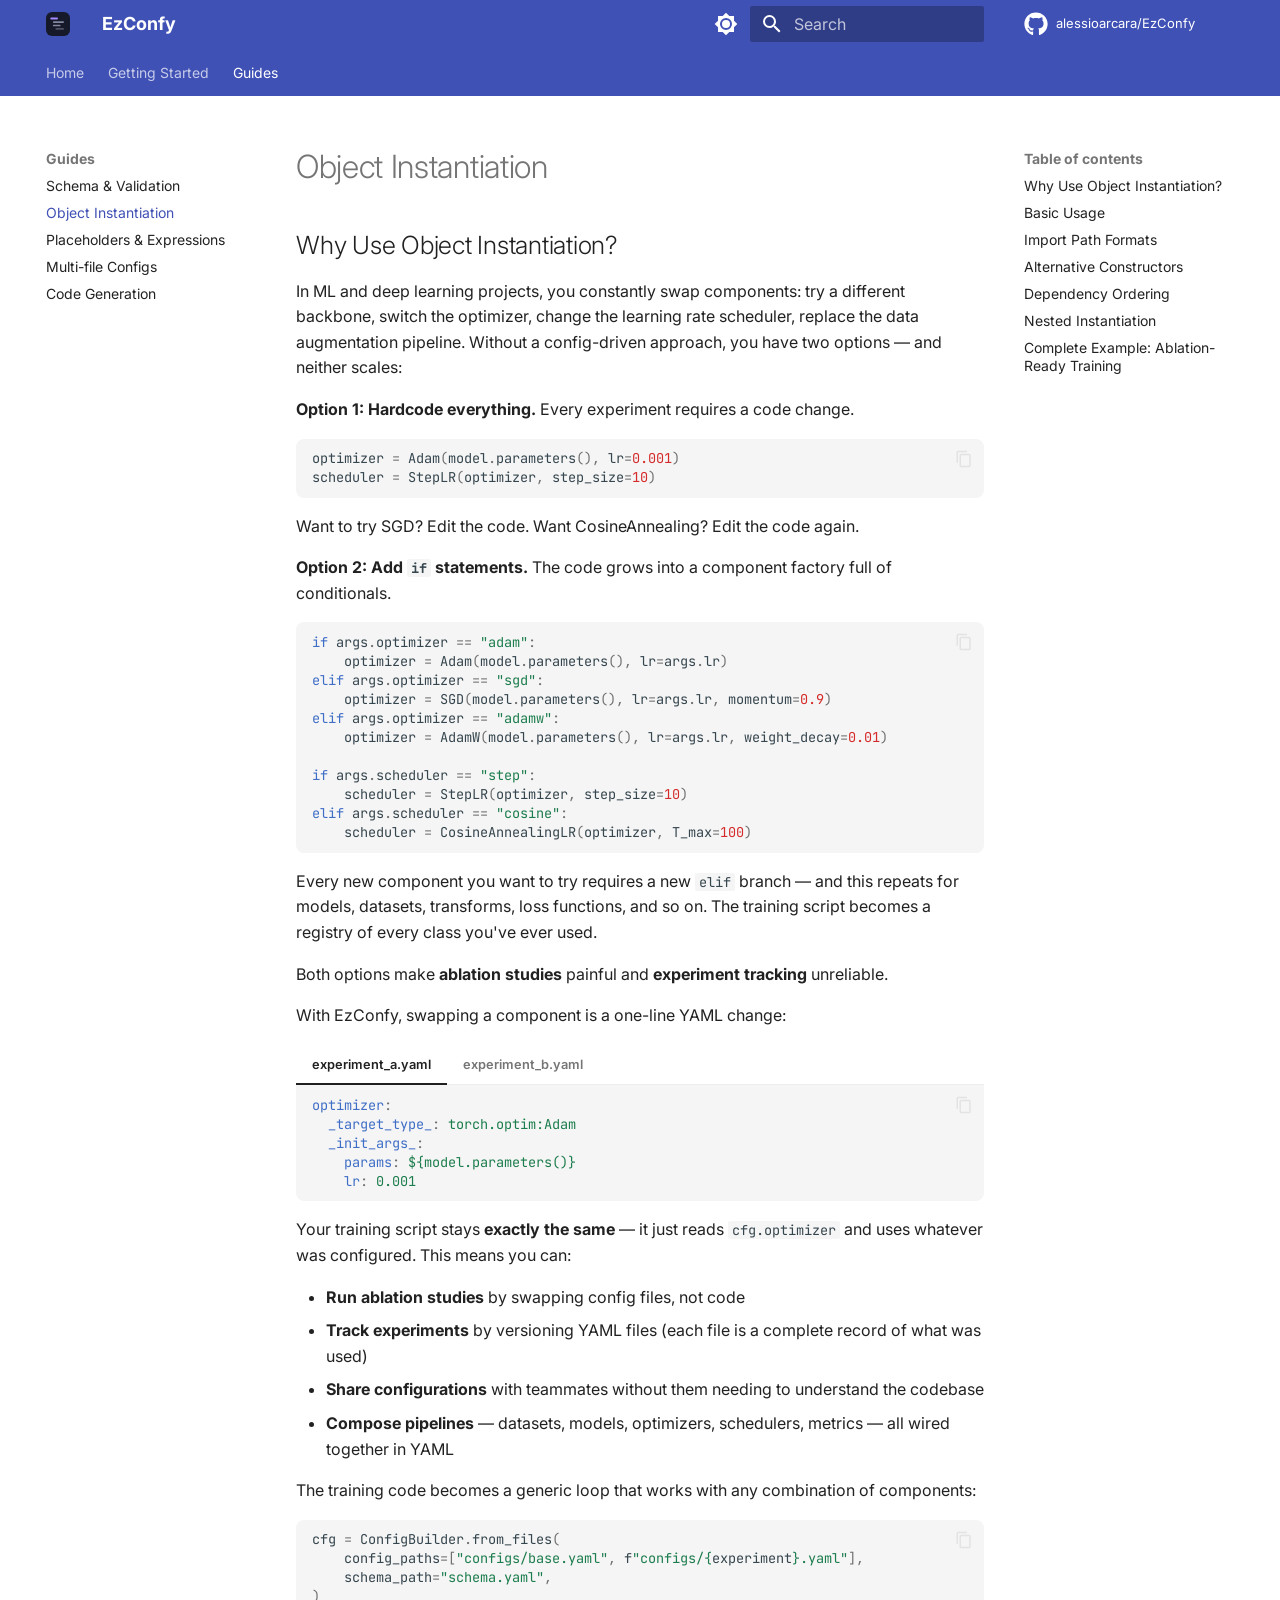
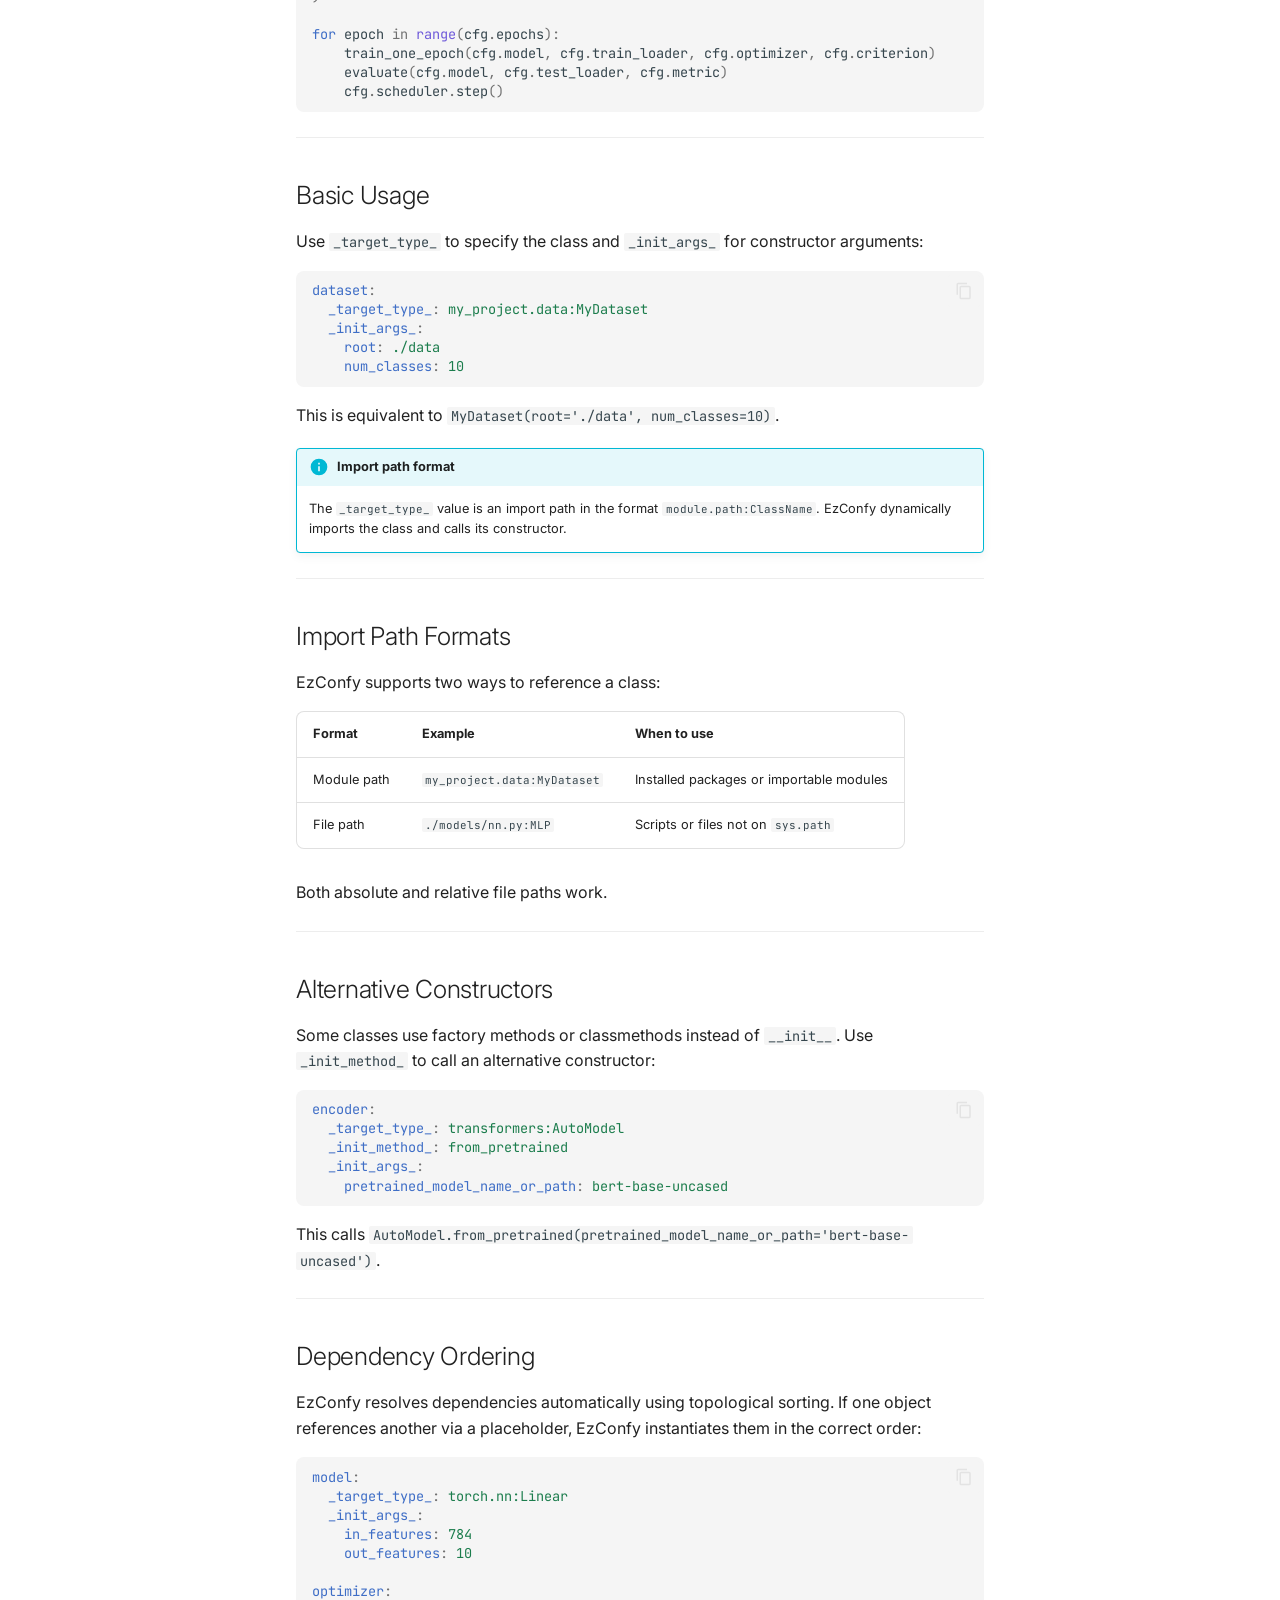
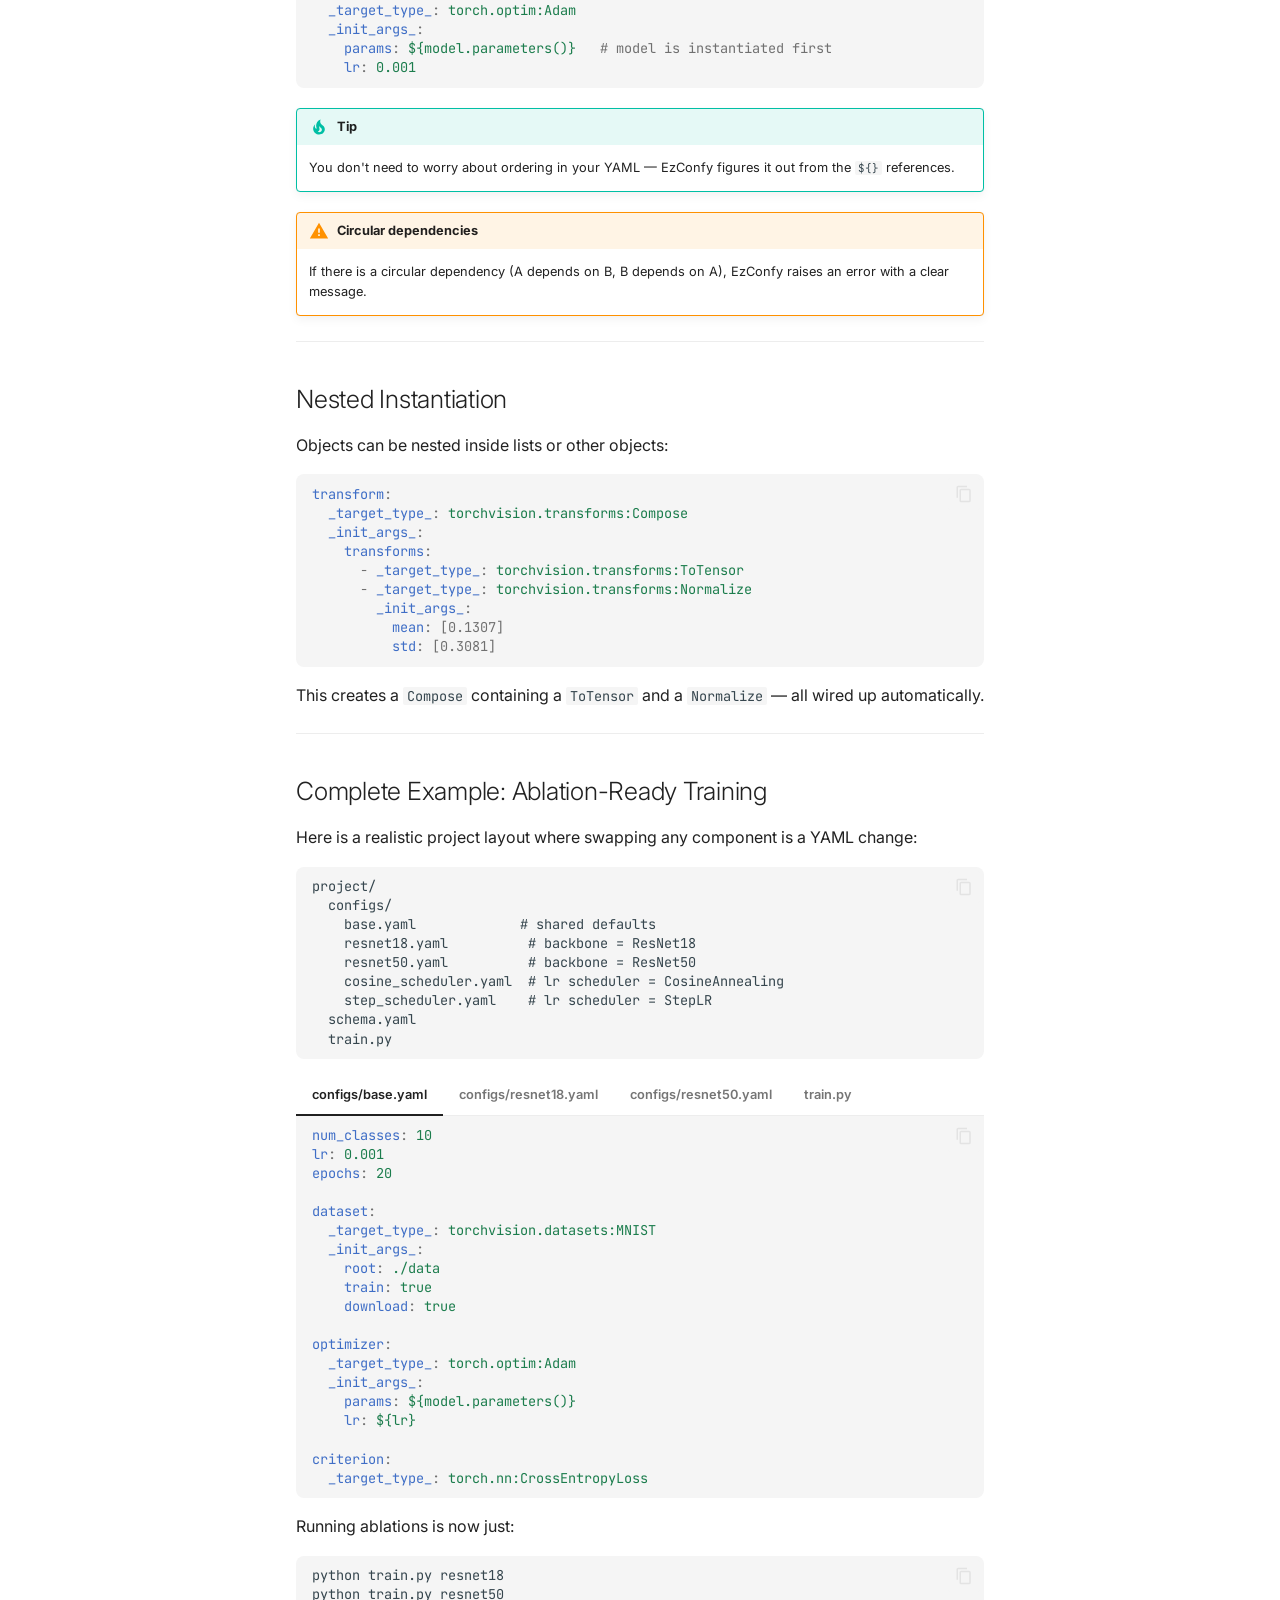
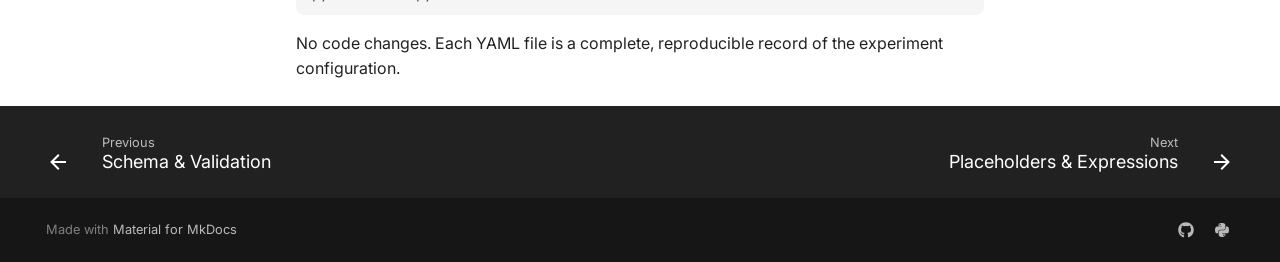
<file: instantiation/index.html>
<!doctype html>
<html lang="en" class="no-js">
  <head>
    
      <meta charset="utf-8">
      <meta name="viewport" content="width=device-width,initial-scale=1">
      
        <meta name="description" content="YAML-based configuration with Pydantic validation and dynamic object instantiation">
      
      
      
        <link rel="canonical" href="https://alessioarcara.github.io/EzConfy/instantiation/">
      
      
        <link rel="prev" href="../schema/">
      
      
        <link rel="next" href="../placeholders/">
      
      
        
      
      
      <link rel="icon" href="../logo-mark.svg">
      <meta name="generator" content="mkdocs-1.6.1, mkdocs-material-9.7.5">
    
    
      
        <title>Object Instantiation - EzConfy</title>
      
    
    
      <link rel="stylesheet" href="../assets/stylesheets/main.484c7ddc.min.css">
      
        
        <link rel="stylesheet" href="../assets/stylesheets/palette.ab4e12ef.min.css">
      
      


    
    
      
    
    
      
        
        
        <link rel="preconnect" href="https://fonts.gstatic.com" crossorigin>
        <link rel="stylesheet" href="https://fonts.googleapis.com/css?family=Inter:300,300i,400,400i,700,700i%7CJetBrains+Mono:400,400i,700,700i&display=fallback">
        <style>:root{--md-text-font:"Inter";--md-code-font:"JetBrains Mono"}</style>
      
    
    
      <link rel="stylesheet" href="../assets/_mkdocstrings.css">
    
      <link rel="stylesheet" href="../stylesheets/extra.css">
    
    <script>__md_scope=new URL("..",location),__md_hash=e=>[...e].reduce(((e,_)=>(e<<5)-e+_.charCodeAt(0)),0),__md_get=(e,_=localStorage,t=__md_scope)=>JSON.parse(_.getItem(t.pathname+"."+e)),__md_set=(e,_,t=localStorage,a=__md_scope)=>{try{t.setItem(a.pathname+"."+e,JSON.stringify(_))}catch(e){}}</script>
    
      

    
    
  </head>
  
  
    
    
      
    
    
    
    
    <body dir="ltr" data-md-color-scheme="default" data-md-color-primary="indigo" data-md-color-accent="deep-purple">
  
    
    <input class="md-toggle" data-md-toggle="drawer" type="checkbox" id="__drawer" autocomplete="off">
    <input class="md-toggle" data-md-toggle="search" type="checkbox" id="__search" autocomplete="off">
    <label class="md-overlay" for="__drawer"></label>
    <div data-md-component="skip">
      
        
        <a href="#object-instantiation" class="md-skip">
          Skip to content
        </a>
      
    </div>
    <div data-md-component="announce">
      
    </div>
    
    
      

<header class="md-header" data-md-component="header">
  <nav class="md-header__inner md-grid" aria-label="Header">
    <a href=".." title="EzConfy" class="md-header__button md-logo" aria-label="EzConfy" data-md-component="logo">
      
  <img src="../logo-mark.svg" alt="logo">

    </a>
    <label class="md-header__button md-icon" for="__drawer">
      
      <svg xmlns="http://www.w3.org/2000/svg" viewBox="0 0 24 24"><path d="M3 6h18v2H3zm0 5h18v2H3zm0 5h18v2H3z"/></svg>
    </label>
    <div class="md-header__title" data-md-component="header-title">
      <div class="md-header__ellipsis">
        <div class="md-header__topic">
          <span class="md-ellipsis">
            EzConfy
          </span>
        </div>
        <div class="md-header__topic" data-md-component="header-topic">
          <span class="md-ellipsis">
            
              Object Instantiation
            
          </span>
        </div>
      </div>
    </div>
    
      
        <form class="md-header__option" data-md-component="palette">
  
    
    
    
    <input class="md-option" data-md-color-media="(prefers-color-scheme: light)" data-md-color-scheme="default" data-md-color-primary="indigo" data-md-color-accent="deep-purple"  aria-label="Switch to dark mode"  type="radio" name="__palette" id="__palette_0">
    
      <label class="md-header__button md-icon" title="Switch to dark mode" for="__palette_1" hidden>
        <svg xmlns="http://www.w3.org/2000/svg" viewBox="0 0 24 24"><path d="M12 8a4 4 0 0 0-4 4 4 4 0 0 0 4 4 4 4 0 0 0 4-4 4 4 0 0 0-4-4m0 10a6 6 0 0 1-6-6 6 6 0 0 1 6-6 6 6 0 0 1 6 6 6 6 0 0 1-6 6m8-9.31V4h-4.69L12 .69 8.69 4H4v4.69L.69 12 4 15.31V20h4.69L12 23.31 15.31 20H20v-4.69L23.31 12z"/></svg>
      </label>
    
  
    
    
    
    <input class="md-option" data-md-color-media="(prefers-color-scheme: dark)" data-md-color-scheme="slate" data-md-color-primary="indigo" data-md-color-accent="deep-purple"  aria-label="Switch to light mode"  type="radio" name="__palette" id="__palette_1">
    
      <label class="md-header__button md-icon" title="Switch to light mode" for="__palette_0" hidden>
        <svg xmlns="http://www.w3.org/2000/svg" viewBox="0 0 24 24"><path d="M12 18c-.89 0-1.74-.2-2.5-.55C11.56 16.5 13 14.42 13 12s-1.44-4.5-3.5-5.45C10.26 6.2 11.11 6 12 6a6 6 0 0 1 6 6 6 6 0 0 1-6 6m8-9.31V4h-4.69L12 .69 8.69 4H4v4.69L.69 12 4 15.31V20h4.69L12 23.31 15.31 20H20v-4.69L23.31 12z"/></svg>
      </label>
    
  
</form>
      
    
    
      <script>var palette=__md_get("__palette");if(palette&&palette.color){if("(prefers-color-scheme)"===palette.color.media){var media=matchMedia("(prefers-color-scheme: light)"),input=document.querySelector(media.matches?"[data-md-color-media='(prefers-color-scheme: light)']":"[data-md-color-media='(prefers-color-scheme: dark)']");palette.color.media=input.getAttribute("data-md-color-media"),palette.color.scheme=input.getAttribute("data-md-color-scheme"),palette.color.primary=input.getAttribute("data-md-color-primary"),palette.color.accent=input.getAttribute("data-md-color-accent")}for(var[key,value]of Object.entries(palette.color))document.body.setAttribute("data-md-color-"+key,value)}</script>
    
    
    
      
      
        <label class="md-header__button md-icon" for="__search">
          
          <svg xmlns="http://www.w3.org/2000/svg" viewBox="0 0 24 24"><path d="M9.5 3A6.5 6.5 0 0 1 16 9.5c0 1.61-.59 3.09-1.56 4.23l.27.27h.79l5 5-1.5 1.5-5-5v-.79l-.27-.27A6.52 6.52 0 0 1 9.5 16 6.5 6.5 0 0 1 3 9.5 6.5 6.5 0 0 1 9.5 3m0 2C7 5 5 7 5 9.5S7 14 9.5 14 14 12 14 9.5 12 5 9.5 5"/></svg>
        </label>
        <div class="md-search" data-md-component="search" role="dialog">
  <label class="md-search__overlay" for="__search"></label>
  <div class="md-search__inner" role="search">
    <form class="md-search__form" name="search">
      <input type="text" class="md-search__input" name="query" aria-label="Search" placeholder="Search" autocapitalize="off" autocorrect="off" autocomplete="off" spellcheck="false" data-md-component="search-query" required>
      <label class="md-search__icon md-icon" for="__search">
        
        <svg xmlns="http://www.w3.org/2000/svg" viewBox="0 0 24 24"><path d="M9.5 3A6.5 6.5 0 0 1 16 9.5c0 1.61-.59 3.09-1.56 4.23l.27.27h.79l5 5-1.5 1.5-5-5v-.79l-.27-.27A6.52 6.52 0 0 1 9.5 16 6.5 6.5 0 0 1 3 9.5 6.5 6.5 0 0 1 9.5 3m0 2C7 5 5 7 5 9.5S7 14 9.5 14 14 12 14 9.5 12 5 9.5 5"/></svg>
        
        <svg xmlns="http://www.w3.org/2000/svg" viewBox="0 0 24 24"><path d="M20 11v2H8l5.5 5.5-1.42 1.42L4.16 12l7.92-7.92L13.5 5.5 8 11z"/></svg>
      </label>
      <nav class="md-search__options" aria-label="Search">
        
        <button type="reset" class="md-search__icon md-icon" title="Clear" aria-label="Clear" tabindex="-1">
          
          <svg xmlns="http://www.w3.org/2000/svg" viewBox="0 0 24 24"><path d="M19 6.41 17.59 5 12 10.59 6.41 5 5 6.41 10.59 12 5 17.59 6.41 19 12 13.41 17.59 19 19 17.59 13.41 12z"/></svg>
        </button>
      </nav>
      
        <div class="md-search__suggest" data-md-component="search-suggest"></div>
      
    </form>
    <div class="md-search__output">
      <div class="md-search__scrollwrap" tabindex="0" data-md-scrollfix>
        <div class="md-search-result" data-md-component="search-result">
          <div class="md-search-result__meta">
            Initializing search
          </div>
          <ol class="md-search-result__list" role="presentation"></ol>
        </div>
      </div>
    </div>
  </div>
</div>
      
    
    
      <div class="md-header__source">
        <a href="https://github.com/alessioarcara/EzConfy" title="Go to repository" class="md-source" data-md-component="source">
  <div class="md-source__icon md-icon">
    
    <svg xmlns="http://www.w3.org/2000/svg" viewBox="0 0 512 512"><!--! Font Awesome Free 7.1.0 by @fontawesome - https://fontawesome.com License - https://fontawesome.com/license/free (Icons: CC BY 4.0, Fonts: SIL OFL 1.1, Code: MIT License) Copyright 2025 Fonticons, Inc.--><path d="M173.9 397.4c0 2-2.3 3.6-5.2 3.6-3.3.3-5.6-1.3-5.6-3.6 0-2 2.3-3.6 5.2-3.6 3-.3 5.6 1.3 5.6 3.6m-31.1-4.5c-.7 2 1.3 4.3 4.3 4.9 2.6 1 5.6 0 6.2-2s-1.3-4.3-4.3-5.2c-2.6-.7-5.5.3-6.2 2.3m44.2-1.7c-2.9.7-4.9 2.6-4.6 4.9.3 2 2.9 3.3 5.9 2.6 2.9-.7 4.9-2.6 4.6-4.6-.3-1.9-3-3.2-5.9-2.9M252.8 8C114.1 8 8 113.3 8 252c0 110.9 69.8 205.8 169.5 239.2 12.8 2.3 17.3-5.6 17.3-12.1 0-6.2-.3-40.4-.3-61.4 0 0-70 15-84.7-29.8 0 0-11.4-29.1-27.8-36.6 0 0-22.9-15.7 1.6-15.4 0 0 24.9 2 38.6 25.8 21.9 38.6 58.6 27.5 72.9 20.9 2.3-16 8.8-27.1 16-33.7-55.9-6.2-112.3-14.3-112.3-110.5 0-27.5 7.6-41.3 23.6-58.9-2.6-6.5-11.1-33.3 2.6-67.9 20.9-6.5 69 27 69 27 20-5.6 41.5-8.5 62.8-8.5s42.8 2.9 62.8 8.5c0 0 48.1-33.6 69-27 13.7 34.7 5.2 61.4 2.6 67.9 16 17.7 25.8 31.5 25.8 58.9 0 96.5-58.9 104.2-114.8 110.5 9.2 7.9 17 22.9 17 46.4 0 33.7-.3 75.4-.3 83.6 0 6.5 4.6 14.4 17.3 12.1C436.2 457.8 504 362.9 504 252 504 113.3 391.5 8 252.8 8M105.2 352.9c-1.3 1-1 3.3.7 5.2 1.6 1.6 3.9 2.3 5.2 1 1.3-1 1-3.3-.7-5.2-1.6-1.6-3.9-2.3-5.2-1m-10.8-8.1c-.7 1.3.3 2.9 2.3 3.9 1.6 1 3.6.7 4.3-.7.7-1.3-.3-2.9-2.3-3.9-2-.6-3.6-.3-4.3.7m32.4 35.6c-1.6 1.3-1 4.3 1.3 6.2 2.3 2.3 5.2 2.6 6.5 1 1.3-1.3.7-4.3-1.3-6.2-2.2-2.3-5.2-2.6-6.5-1m-11.4-14.7c-1.6 1-1.6 3.6 0 5.9s4.3 3.3 5.6 2.3c1.6-1.3 1.6-3.9 0-6.2-1.4-2.3-4-3.3-5.6-2"/></svg>
  </div>
  <div class="md-source__repository">
    alessioarcara/EzConfy
  </div>
</a>
      </div>
    
  </nav>
  
</header>
    
    <div class="md-container" data-md-component="container">
      
      
        
          
            
<nav class="md-tabs" aria-label="Tabs" data-md-component="tabs">
  <div class="md-grid">
    <ul class="md-tabs__list">
      
        
  
  
  
  
    <li class="md-tabs__item">
      <a href=".." class="md-tabs__link">
        
  
  
    
  
  Home

      </a>
    </li>
  

      
        
  
  
  
  
    <li class="md-tabs__item">
      <a href="../getting-started/" class="md-tabs__link">
        
  
  
    
  
  Getting Started

      </a>
    </li>
  

      
        
  
  
  
    
  
  
    
    
      <li class="md-tabs__item md-tabs__item--active">
        <a href="../schema/" class="md-tabs__link">
          
  
  
  Guides

        </a>
      </li>
    
  

      
    </ul>
  </div>
</nav>
          
        
      
      <main class="md-main" data-md-component="main">
        <div class="md-main__inner md-grid">
          
            
              
              <div class="md-sidebar md-sidebar--primary" data-md-component="sidebar" data-md-type="navigation" >
                <div class="md-sidebar__scrollwrap">
                  <div class="md-sidebar__inner">
                    


  


<nav class="md-nav md-nav--primary md-nav--lifted" aria-label="Navigation" data-md-level="0">
  <label class="md-nav__title" for="__drawer">
    <a href=".." title="EzConfy" class="md-nav__button md-logo" aria-label="EzConfy" data-md-component="logo">
      
  <img src="../logo-mark.svg" alt="logo">

    </a>
    EzConfy
  </label>
  
    <div class="md-nav__source">
      <a href="https://github.com/alessioarcara/EzConfy" title="Go to repository" class="md-source" data-md-component="source">
  <div class="md-source__icon md-icon">
    
    <svg xmlns="http://www.w3.org/2000/svg" viewBox="0 0 512 512"><!--! Font Awesome Free 7.1.0 by @fontawesome - https://fontawesome.com License - https://fontawesome.com/license/free (Icons: CC BY 4.0, Fonts: SIL OFL 1.1, Code: MIT License) Copyright 2025 Fonticons, Inc.--><path d="M173.9 397.4c0 2-2.3 3.6-5.2 3.6-3.3.3-5.6-1.3-5.6-3.6 0-2 2.3-3.6 5.2-3.6 3-.3 5.6 1.3 5.6 3.6m-31.1-4.5c-.7 2 1.3 4.3 4.3 4.9 2.6 1 5.6 0 6.2-2s-1.3-4.3-4.3-5.2c-2.6-.7-5.5.3-6.2 2.3m44.2-1.7c-2.9.7-4.9 2.6-4.6 4.9.3 2 2.9 3.3 5.9 2.6 2.9-.7 4.9-2.6 4.6-4.6-.3-1.9-3-3.2-5.9-2.9M252.8 8C114.1 8 8 113.3 8 252c0 110.9 69.8 205.8 169.5 239.2 12.8 2.3 17.3-5.6 17.3-12.1 0-6.2-.3-40.4-.3-61.4 0 0-70 15-84.7-29.8 0 0-11.4-29.1-27.8-36.6 0 0-22.9-15.7 1.6-15.4 0 0 24.9 2 38.6 25.8 21.9 38.6 58.6 27.5 72.9 20.9 2.3-16 8.8-27.1 16-33.7-55.9-6.2-112.3-14.3-112.3-110.5 0-27.5 7.6-41.3 23.6-58.9-2.6-6.5-11.1-33.3 2.6-67.9 20.9-6.5 69 27 69 27 20-5.6 41.5-8.5 62.8-8.5s42.8 2.9 62.8 8.5c0 0 48.1-33.6 69-27 13.7 34.7 5.2 61.4 2.6 67.9 16 17.7 25.8 31.5 25.8 58.9 0 96.5-58.9 104.2-114.8 110.5 9.2 7.9 17 22.9 17 46.4 0 33.7-.3 75.4-.3 83.6 0 6.5 4.6 14.4 17.3 12.1C436.2 457.8 504 362.9 504 252 504 113.3 391.5 8 252.8 8M105.2 352.9c-1.3 1-1 3.3.7 5.2 1.6 1.6 3.9 2.3 5.2 1 1.3-1 1-3.3-.7-5.2-1.6-1.6-3.9-2.3-5.2-1m-10.8-8.1c-.7 1.3.3 2.9 2.3 3.9 1.6 1 3.6.7 4.3-.7.7-1.3-.3-2.9-2.3-3.9-2-.6-3.6-.3-4.3.7m32.4 35.6c-1.6 1.3-1 4.3 1.3 6.2 2.3 2.3 5.2 2.6 6.5 1 1.3-1.3.7-4.3-1.3-6.2-2.2-2.3-5.2-2.6-6.5-1m-11.4-14.7c-1.6 1-1.6 3.6 0 5.9s4.3 3.3 5.6 2.3c1.6-1.3 1.6-3.9 0-6.2-1.4-2.3-4-3.3-5.6-2"/></svg>
  </div>
  <div class="md-source__repository">
    alessioarcara/EzConfy
  </div>
</a>
    </div>
  
  <ul class="md-nav__list" data-md-scrollfix>
    
      
      
  
  
  
  
    <li class="md-nav__item">
      <a href=".." class="md-nav__link">
        
  
  
  <span class="md-ellipsis">
    
  
    Home
  

    
  </span>
  
  

      </a>
    </li>
  

    
      
      
  
  
  
  
    <li class="md-nav__item">
      <a href="../getting-started/" class="md-nav__link">
        
  
  
  <span class="md-ellipsis">
    
  
    Getting Started
  

    
  </span>
  
  

      </a>
    </li>
  

    
      
      
  
  
    
  
  
  
    
    
    
    
      
        
        
      
      
        
      
    
    
    <li class="md-nav__item md-nav__item--active md-nav__item--section md-nav__item--nested">
      
        
        
        <input class="md-nav__toggle md-toggle " type="checkbox" id="__nav_3" checked>
        
          
          <label class="md-nav__link" for="__nav_3" id="__nav_3_label" tabindex="">
            
  
  
  <span class="md-ellipsis">
    
  
    Guides
  

    
  </span>
  
  

            <span class="md-nav__icon md-icon"></span>
          </label>
        
        <nav class="md-nav" data-md-level="1" aria-labelledby="__nav_3_label" aria-expanded="true">
          <label class="md-nav__title" for="__nav_3">
            <span class="md-nav__icon md-icon"></span>
            
  
    Guides
  

          </label>
          <ul class="md-nav__list" data-md-scrollfix>
            
              
                
  
  
  
  
    <li class="md-nav__item">
      <a href="../schema/" class="md-nav__link">
        
  
  
  <span class="md-ellipsis">
    
  
    Schema & Validation
  

    
  </span>
  
  

      </a>
    </li>
  

              
            
              
                
  
  
    
  
  
  
    <li class="md-nav__item md-nav__item--active">
      
      <input class="md-nav__toggle md-toggle" type="checkbox" id="__toc">
      
      
        
      
      
        <label class="md-nav__link md-nav__link--active" for="__toc">
          
  
  
  <span class="md-ellipsis">
    
  
    Object Instantiation
  

    
  </span>
  
  

          <span class="md-nav__icon md-icon"></span>
        </label>
      
      <a href="./" class="md-nav__link md-nav__link--active">
        
  
  
  <span class="md-ellipsis">
    
  
    Object Instantiation
  

    
  </span>
  
  

      </a>
      
        

<nav class="md-nav md-nav--secondary" aria-label="Table of contents">
  
  
  
    
  
  
    <label class="md-nav__title" for="__toc">
      <span class="md-nav__icon md-icon"></span>
      Table of contents
    </label>
    <ul class="md-nav__list" data-md-component="toc" data-md-scrollfix>
      
        <li class="md-nav__item">
  <a href="#why-use-object-instantiation" class="md-nav__link">
    <span class="md-ellipsis">
      
        Why Use Object Instantiation?
      
    </span>
  </a>
  
</li>
      
        <li class="md-nav__item">
  <a href="#basic-usage" class="md-nav__link">
    <span class="md-ellipsis">
      
        Basic Usage
      
    </span>
  </a>
  
</li>
      
        <li class="md-nav__item">
  <a href="#import-path-formats" class="md-nav__link">
    <span class="md-ellipsis">
      
        Import Path Formats
      
    </span>
  </a>
  
</li>
      
        <li class="md-nav__item">
  <a href="#alternative-constructors" class="md-nav__link">
    <span class="md-ellipsis">
      
        Alternative Constructors
      
    </span>
  </a>
  
</li>
      
        <li class="md-nav__item">
  <a href="#dependency-ordering" class="md-nav__link">
    <span class="md-ellipsis">
      
        Dependency Ordering
      
    </span>
  </a>
  
</li>
      
        <li class="md-nav__item">
  <a href="#nested-instantiation" class="md-nav__link">
    <span class="md-ellipsis">
      
        Nested Instantiation
      
    </span>
  </a>
  
</li>
      
        <li class="md-nav__item">
  <a href="#complete-example-ablation-ready-training" class="md-nav__link">
    <span class="md-ellipsis">
      
        Complete Example: Ablation-Ready Training
      
    </span>
  </a>
  
</li>
      
    </ul>
  
</nav>
      
    </li>
  

              
            
              
                
  
  
  
  
    <li class="md-nav__item">
      <a href="../placeholders/" class="md-nav__link">
        
  
  
  <span class="md-ellipsis">
    
  
    Placeholders & Expressions
  

    
  </span>
  
  

      </a>
    </li>
  

              
            
              
                
  
  
  
  
    <li class="md-nav__item">
      <a href="../multi-file/" class="md-nav__link">
        
  
  
  <span class="md-ellipsis">
    
  
    Multi-file Configs
  

    
  </span>
  
  

      </a>
    </li>
  

              
            
              
                
  
  
  
  
    <li class="md-nav__item">
      <a href="../codegen/" class="md-nav__link">
        
  
  
  <span class="md-ellipsis">
    
  
    Code Generation
  

    
  </span>
  
  

      </a>
    </li>
  

              
            
          </ul>
        </nav>
      
    </li>
  

    
  </ul>
</nav>
                  </div>
                </div>
              </div>
            
            
              
              <div class="md-sidebar md-sidebar--secondary" data-md-component="sidebar" data-md-type="toc" >
                <div class="md-sidebar__scrollwrap">
                  <div class="md-sidebar__inner">
                    

<nav class="md-nav md-nav--secondary" aria-label="Table of contents">
  
  
  
    
  
  
    <label class="md-nav__title" for="__toc">
      <span class="md-nav__icon md-icon"></span>
      Table of contents
    </label>
    <ul class="md-nav__list" data-md-component="toc" data-md-scrollfix>
      
        <li class="md-nav__item">
  <a href="#why-use-object-instantiation" class="md-nav__link">
    <span class="md-ellipsis">
      
        Why Use Object Instantiation?
      
    </span>
  </a>
  
</li>
      
        <li class="md-nav__item">
  <a href="#basic-usage" class="md-nav__link">
    <span class="md-ellipsis">
      
        Basic Usage
      
    </span>
  </a>
  
</li>
      
        <li class="md-nav__item">
  <a href="#import-path-formats" class="md-nav__link">
    <span class="md-ellipsis">
      
        Import Path Formats
      
    </span>
  </a>
  
</li>
      
        <li class="md-nav__item">
  <a href="#alternative-constructors" class="md-nav__link">
    <span class="md-ellipsis">
      
        Alternative Constructors
      
    </span>
  </a>
  
</li>
      
        <li class="md-nav__item">
  <a href="#dependency-ordering" class="md-nav__link">
    <span class="md-ellipsis">
      
        Dependency Ordering
      
    </span>
  </a>
  
</li>
      
        <li class="md-nav__item">
  <a href="#nested-instantiation" class="md-nav__link">
    <span class="md-ellipsis">
      
        Nested Instantiation
      
    </span>
  </a>
  
</li>
      
        <li class="md-nav__item">
  <a href="#complete-example-ablation-ready-training" class="md-nav__link">
    <span class="md-ellipsis">
      
        Complete Example: Ablation-Ready Training
      
    </span>
  </a>
  
</li>
      
    </ul>
  
</nav>
                  </div>
                </div>
              </div>
            
          
          
            <div class="md-content" data-md-component="content">
              
              <article class="md-content__inner md-typeset">
                
                  


  
  


<h1 id="object-instantiation">Object Instantiation<a class="headerlink" href="#object-instantiation" title="Permanent link">&para;</a></h1>
<h2 id="why-use-object-instantiation">Why Use Object Instantiation?<a class="headerlink" href="#why-use-object-instantiation" title="Permanent link">&para;</a></h2>
<p>In ML and deep learning projects, you constantly swap components: try a different backbone, switch the optimizer, change the learning rate scheduler, replace the data augmentation pipeline. Without a config-driven approach, you have two options — and neither scales:</p>
<p><strong>Option 1: Hardcode everything.</strong> Every experiment requires a code change.</p>
<div class="language-python highlight"><pre><span></span><code><span id="__span-0-1"><a id="__codelineno-0-1" name="__codelineno-0-1" href="#__codelineno-0-1"></a><span class="n">optimizer</span> <span class="o">=</span> <span class="n">Adam</span><span class="p">(</span><span class="n">model</span><span class="o">.</span><span class="n">parameters</span><span class="p">(),</span> <span class="n">lr</span><span class="o">=</span><span class="mf">0.001</span><span class="p">)</span>
</span><span id="__span-0-2"><a id="__codelineno-0-2" name="__codelineno-0-2" href="#__codelineno-0-2"></a><span class="n">scheduler</span> <span class="o">=</span> <span class="n">StepLR</span><span class="p">(</span><span class="n">optimizer</span><span class="p">,</span> <span class="n">step_size</span><span class="o">=</span><span class="mi">10</span><span class="p">)</span>
</span></code></pre></div>
<p>Want to try SGD? Edit the code. Want CosineAnnealing? Edit the code again.</p>
<p><strong>Option 2: Add <code>if</code> statements.</strong> The code grows into a component factory full of conditionals.</p>
<div class="language-python highlight"><pre><span></span><code><span id="__span-1-1"><a id="__codelineno-1-1" name="__codelineno-1-1" href="#__codelineno-1-1"></a><span class="k">if</span> <span class="n">args</span><span class="o">.</span><span class="n">optimizer</span> <span class="o">==</span> <span class="s2">&quot;adam&quot;</span><span class="p">:</span>
</span><span id="__span-1-2"><a id="__codelineno-1-2" name="__codelineno-1-2" href="#__codelineno-1-2"></a>    <span class="n">optimizer</span> <span class="o">=</span> <span class="n">Adam</span><span class="p">(</span><span class="n">model</span><span class="o">.</span><span class="n">parameters</span><span class="p">(),</span> <span class="n">lr</span><span class="o">=</span><span class="n">args</span><span class="o">.</span><span class="n">lr</span><span class="p">)</span>
</span><span id="__span-1-3"><a id="__codelineno-1-3" name="__codelineno-1-3" href="#__codelineno-1-3"></a><span class="k">elif</span> <span class="n">args</span><span class="o">.</span><span class="n">optimizer</span> <span class="o">==</span> <span class="s2">&quot;sgd&quot;</span><span class="p">:</span>
</span><span id="__span-1-4"><a id="__codelineno-1-4" name="__codelineno-1-4" href="#__codelineno-1-4"></a>    <span class="n">optimizer</span> <span class="o">=</span> <span class="n">SGD</span><span class="p">(</span><span class="n">model</span><span class="o">.</span><span class="n">parameters</span><span class="p">(),</span> <span class="n">lr</span><span class="o">=</span><span class="n">args</span><span class="o">.</span><span class="n">lr</span><span class="p">,</span> <span class="n">momentum</span><span class="o">=</span><span class="mf">0.9</span><span class="p">)</span>
</span><span id="__span-1-5"><a id="__codelineno-1-5" name="__codelineno-1-5" href="#__codelineno-1-5"></a><span class="k">elif</span> <span class="n">args</span><span class="o">.</span><span class="n">optimizer</span> <span class="o">==</span> <span class="s2">&quot;adamw&quot;</span><span class="p">:</span>
</span><span id="__span-1-6"><a id="__codelineno-1-6" name="__codelineno-1-6" href="#__codelineno-1-6"></a>    <span class="n">optimizer</span> <span class="o">=</span> <span class="n">AdamW</span><span class="p">(</span><span class="n">model</span><span class="o">.</span><span class="n">parameters</span><span class="p">(),</span> <span class="n">lr</span><span class="o">=</span><span class="n">args</span><span class="o">.</span><span class="n">lr</span><span class="p">,</span> <span class="n">weight_decay</span><span class="o">=</span><span class="mf">0.01</span><span class="p">)</span>
</span><span id="__span-1-7"><a id="__codelineno-1-7" name="__codelineno-1-7" href="#__codelineno-1-7"></a>
</span><span id="__span-1-8"><a id="__codelineno-1-8" name="__codelineno-1-8" href="#__codelineno-1-8"></a><span class="k">if</span> <span class="n">args</span><span class="o">.</span><span class="n">scheduler</span> <span class="o">==</span> <span class="s2">&quot;step&quot;</span><span class="p">:</span>
</span><span id="__span-1-9"><a id="__codelineno-1-9" name="__codelineno-1-9" href="#__codelineno-1-9"></a>    <span class="n">scheduler</span> <span class="o">=</span> <span class="n">StepLR</span><span class="p">(</span><span class="n">optimizer</span><span class="p">,</span> <span class="n">step_size</span><span class="o">=</span><span class="mi">10</span><span class="p">)</span>
</span><span id="__span-1-10"><a id="__codelineno-1-10" name="__codelineno-1-10" href="#__codelineno-1-10"></a><span class="k">elif</span> <span class="n">args</span><span class="o">.</span><span class="n">scheduler</span> <span class="o">==</span> <span class="s2">&quot;cosine&quot;</span><span class="p">:</span>
</span><span id="__span-1-11"><a id="__codelineno-1-11" name="__codelineno-1-11" href="#__codelineno-1-11"></a>    <span class="n">scheduler</span> <span class="o">=</span> <span class="n">CosineAnnealingLR</span><span class="p">(</span><span class="n">optimizer</span><span class="p">,</span> <span class="n">T_max</span><span class="o">=</span><span class="mi">100</span><span class="p">)</span>
</span></code></pre></div>
<p>Every new component you want to try requires a new <code>elif</code> branch — and this repeats for models, datasets, transforms, loss functions, and so on. The training script becomes a registry of every class you've ever used.</p>
<p>Both options make <strong>ablation studies</strong> painful and <strong>experiment tracking</strong> unreliable.</p>
<p>With EzConfy, swapping a component is a one-line YAML change:</p>
<div class="tabbed-set tabbed-alternate" data-tabs="1:2"><input checked="checked" id="__tabbed_1_1" name="__tabbed_1" type="radio" /><input id="__tabbed_1_2" name="__tabbed_1" type="radio" /><div class="tabbed-labels"><label for="__tabbed_1_1">experiment_a.yaml</label><label for="__tabbed_1_2">experiment_b.yaml</label></div>
<div class="tabbed-content">
<div class="tabbed-block">
<div class="language-yaml highlight"><pre><span></span><code><span id="__span-2-1"><a id="__codelineno-2-1" name="__codelineno-2-1" href="#__codelineno-2-1"></a><span class="nt">optimizer</span><span class="p">:</span>
</span><span id="__span-2-2"><a id="__codelineno-2-2" name="__codelineno-2-2" href="#__codelineno-2-2"></a><span class="w">  </span><span class="nt">_target_type_</span><span class="p">:</span><span class="w"> </span><span class="l l-Scalar l-Scalar-Plain">torch.optim:Adam</span>
</span><span id="__span-2-3"><a id="__codelineno-2-3" name="__codelineno-2-3" href="#__codelineno-2-3"></a><span class="w">  </span><span class="nt">_init_args_</span><span class="p">:</span>
</span><span id="__span-2-4"><a id="__codelineno-2-4" name="__codelineno-2-4" href="#__codelineno-2-4"></a><span class="w">    </span><span class="nt">params</span><span class="p">:</span><span class="w"> </span><span class="l l-Scalar l-Scalar-Plain">${model.parameters()}</span>
</span><span id="__span-2-5"><a id="__codelineno-2-5" name="__codelineno-2-5" href="#__codelineno-2-5"></a><span class="w">    </span><span class="nt">lr</span><span class="p">:</span><span class="w"> </span><span class="l l-Scalar l-Scalar-Plain">0.001</span>
</span></code></pre></div>
</div>
<div class="tabbed-block">
<div class="language-yaml highlight"><pre><span></span><code><span id="__span-3-1"><a id="__codelineno-3-1" name="__codelineno-3-1" href="#__codelineno-3-1"></a><span class="nt">optimizer</span><span class="p">:</span>
</span><span id="__span-3-2"><a id="__codelineno-3-2" name="__codelineno-3-2" href="#__codelineno-3-2"></a><span class="w">  </span><span class="nt">_target_type_</span><span class="p">:</span><span class="w"> </span><span class="l l-Scalar l-Scalar-Plain">torch.optim:SGD</span>
</span><span id="__span-3-3"><a id="__codelineno-3-3" name="__codelineno-3-3" href="#__codelineno-3-3"></a><span class="w">  </span><span class="nt">_init_args_</span><span class="p">:</span>
</span><span id="__span-3-4"><a id="__codelineno-3-4" name="__codelineno-3-4" href="#__codelineno-3-4"></a><span class="w">    </span><span class="nt">params</span><span class="p">:</span><span class="w"> </span><span class="l l-Scalar l-Scalar-Plain">${model.parameters()}</span>
</span><span id="__span-3-5"><a id="__codelineno-3-5" name="__codelineno-3-5" href="#__codelineno-3-5"></a><span class="w">    </span><span class="nt">lr</span><span class="p">:</span><span class="w"> </span><span class="l l-Scalar l-Scalar-Plain">0.01</span>
</span><span id="__span-3-6"><a id="__codelineno-3-6" name="__codelineno-3-6" href="#__codelineno-3-6"></a><span class="w">    </span><span class="nt">momentum</span><span class="p">:</span><span class="w"> </span><span class="l l-Scalar l-Scalar-Plain">0.9</span>
</span></code></pre></div>
</div>
</div>
</div>
<p>Your training script stays <strong>exactly the same</strong> — it just reads <code>cfg.optimizer</code> and uses whatever was configured. This means you can:</p>
<ul>
<li><strong>Run ablation studies</strong> by swapping config files, not code</li>
<li><strong>Track experiments</strong> by versioning YAML files (each file is a complete record of what was used)</li>
<li><strong>Share configurations</strong> with teammates without them needing to understand the codebase</li>
<li><strong>Compose pipelines</strong> — datasets, models, optimizers, schedulers, metrics — all wired together in YAML</li>
</ul>
<p>The training code becomes a generic loop that works with any combination of components:</p>
<div class="language-python highlight"><pre><span></span><code><span id="__span-4-1"><a id="__codelineno-4-1" name="__codelineno-4-1" href="#__codelineno-4-1"></a><span class="n">cfg</span> <span class="o">=</span> <span class="n">ConfigBuilder</span><span class="o">.</span><span class="n">from_files</span><span class="p">(</span>
</span><span id="__span-4-2"><a id="__codelineno-4-2" name="__codelineno-4-2" href="#__codelineno-4-2"></a>    <span class="n">config_paths</span><span class="o">=</span><span class="p">[</span><span class="s2">&quot;configs/base.yaml&quot;</span><span class="p">,</span> <span class="sa">f</span><span class="s2">&quot;configs/</span><span class="si">{</span><span class="n">experiment</span><span class="si">}</span><span class="s2">.yaml&quot;</span><span class="p">],</span>
</span><span id="__span-4-3"><a id="__codelineno-4-3" name="__codelineno-4-3" href="#__codelineno-4-3"></a>    <span class="n">schema_path</span><span class="o">=</span><span class="s2">&quot;schema.yaml&quot;</span><span class="p">,</span>
</span><span id="__span-4-4"><a id="__codelineno-4-4" name="__codelineno-4-4" href="#__codelineno-4-4"></a><span class="p">)</span>
</span><span id="__span-4-5"><a id="__codelineno-4-5" name="__codelineno-4-5" href="#__codelineno-4-5"></a>
</span><span id="__span-4-6"><a id="__codelineno-4-6" name="__codelineno-4-6" href="#__codelineno-4-6"></a><span class="k">for</span> <span class="n">epoch</span> <span class="ow">in</span> <span class="nb">range</span><span class="p">(</span><span class="n">cfg</span><span class="o">.</span><span class="n">epochs</span><span class="p">):</span>
</span><span id="__span-4-7"><a id="__codelineno-4-7" name="__codelineno-4-7" href="#__codelineno-4-7"></a>    <span class="n">train_one_epoch</span><span class="p">(</span><span class="n">cfg</span><span class="o">.</span><span class="n">model</span><span class="p">,</span> <span class="n">cfg</span><span class="o">.</span><span class="n">train_loader</span><span class="p">,</span> <span class="n">cfg</span><span class="o">.</span><span class="n">optimizer</span><span class="p">,</span> <span class="n">cfg</span><span class="o">.</span><span class="n">criterion</span><span class="p">)</span>
</span><span id="__span-4-8"><a id="__codelineno-4-8" name="__codelineno-4-8" href="#__codelineno-4-8"></a>    <span class="n">evaluate</span><span class="p">(</span><span class="n">cfg</span><span class="o">.</span><span class="n">model</span><span class="p">,</span> <span class="n">cfg</span><span class="o">.</span><span class="n">test_loader</span><span class="p">,</span> <span class="n">cfg</span><span class="o">.</span><span class="n">metric</span><span class="p">)</span>
</span><span id="__span-4-9"><a id="__codelineno-4-9" name="__codelineno-4-9" href="#__codelineno-4-9"></a>    <span class="n">cfg</span><span class="o">.</span><span class="n">scheduler</span><span class="o">.</span><span class="n">step</span><span class="p">()</span>
</span></code></pre></div>
<hr />
<h2 id="basic-usage">Basic Usage<a class="headerlink" href="#basic-usage" title="Permanent link">&para;</a></h2>
<p>Use <code>_target_type_</code> to specify the class and <code>_init_args_</code> for constructor arguments:</p>
<div class="language-yaml highlight"><pre><span></span><code><span id="__span-5-1"><a id="__codelineno-5-1" name="__codelineno-5-1" href="#__codelineno-5-1"></a><span class="nt">dataset</span><span class="p">:</span>
</span><span id="__span-5-2"><a id="__codelineno-5-2" name="__codelineno-5-2" href="#__codelineno-5-2"></a><span class="w">  </span><span class="nt">_target_type_</span><span class="p">:</span><span class="w"> </span><span class="l l-Scalar l-Scalar-Plain">my_project.data:MyDataset</span>
</span><span id="__span-5-3"><a id="__codelineno-5-3" name="__codelineno-5-3" href="#__codelineno-5-3"></a><span class="w">  </span><span class="nt">_init_args_</span><span class="p">:</span>
</span><span id="__span-5-4"><a id="__codelineno-5-4" name="__codelineno-5-4" href="#__codelineno-5-4"></a><span class="w">    </span><span class="nt">root</span><span class="p">:</span><span class="w"> </span><span class="l l-Scalar l-Scalar-Plain">./data</span>
</span><span id="__span-5-5"><a id="__codelineno-5-5" name="__codelineno-5-5" href="#__codelineno-5-5"></a><span class="w">    </span><span class="nt">num_classes</span><span class="p">:</span><span class="w"> </span><span class="l l-Scalar l-Scalar-Plain">10</span>
</span></code></pre></div>
<p>This is equivalent to <code>MyDataset(root='./data', num_classes=10)</code>.</p>
<div class="admonition info">
<p class="admonition-title">Import path format</p>
<p>The <code>_target_type_</code> value is an import path in the format <code>module.path:ClassName</code>. EzConfy dynamically imports the class and calls its constructor.</p>
</div>
<hr />
<h2 id="import-path-formats">Import Path Formats<a class="headerlink" href="#import-path-formats" title="Permanent link">&para;</a></h2>
<p>EzConfy supports two ways to reference a class:</p>
<table>
<thead>
<tr>
<th>Format</th>
<th>Example</th>
<th>When to use</th>
</tr>
</thead>
<tbody>
<tr>
<td>Module path</td>
<td><code>my_project.data:MyDataset</code></td>
<td>Installed packages or importable modules</td>
</tr>
<tr>
<td>File path</td>
<td><code>./models/nn.py:MLP</code></td>
<td>Scripts or files not on <code>sys.path</code></td>
</tr>
</tbody>
</table>
<p>Both absolute and relative file paths work.</p>
<hr />
<h2 id="alternative-constructors">Alternative Constructors<a class="headerlink" href="#alternative-constructors" title="Permanent link">&para;</a></h2>
<p>Some classes use factory methods or classmethods instead of <code>__init__</code>. Use <code>_init_method_</code> to call an alternative constructor:</p>
<div class="language-yaml highlight"><pre><span></span><code><span id="__span-6-1"><a id="__codelineno-6-1" name="__codelineno-6-1" href="#__codelineno-6-1"></a><span class="nt">encoder</span><span class="p">:</span>
</span><span id="__span-6-2"><a id="__codelineno-6-2" name="__codelineno-6-2" href="#__codelineno-6-2"></a><span class="w">  </span><span class="nt">_target_type_</span><span class="p">:</span><span class="w"> </span><span class="l l-Scalar l-Scalar-Plain">transformers:AutoModel</span>
</span><span id="__span-6-3"><a id="__codelineno-6-3" name="__codelineno-6-3" href="#__codelineno-6-3"></a><span class="w">  </span><span class="nt">_init_method_</span><span class="p">:</span><span class="w"> </span><span class="l l-Scalar l-Scalar-Plain">from_pretrained</span>
</span><span id="__span-6-4"><a id="__codelineno-6-4" name="__codelineno-6-4" href="#__codelineno-6-4"></a><span class="w">  </span><span class="nt">_init_args_</span><span class="p">:</span>
</span><span id="__span-6-5"><a id="__codelineno-6-5" name="__codelineno-6-5" href="#__codelineno-6-5"></a><span class="w">    </span><span class="nt">pretrained_model_name_or_path</span><span class="p">:</span><span class="w"> </span><span class="l l-Scalar l-Scalar-Plain">bert-base-uncased</span>
</span></code></pre></div>
<p>This calls <code>AutoModel.from_pretrained(pretrained_model_name_or_path='bert-base-uncased')</code>.</p>
<hr />
<h2 id="dependency-ordering">Dependency Ordering<a class="headerlink" href="#dependency-ordering" title="Permanent link">&para;</a></h2>
<p>EzConfy resolves dependencies automatically using topological sorting. If one object references another via a placeholder, EzConfy instantiates them in the correct order:</p>
<div class="language-yaml highlight"><pre><span></span><code><span id="__span-7-1"><a id="__codelineno-7-1" name="__codelineno-7-1" href="#__codelineno-7-1"></a><span class="nt">model</span><span class="p">:</span>
</span><span id="__span-7-2"><a id="__codelineno-7-2" name="__codelineno-7-2" href="#__codelineno-7-2"></a><span class="w">  </span><span class="nt">_target_type_</span><span class="p">:</span><span class="w"> </span><span class="l l-Scalar l-Scalar-Plain">torch.nn:Linear</span>
</span><span id="__span-7-3"><a id="__codelineno-7-3" name="__codelineno-7-3" href="#__codelineno-7-3"></a><span class="w">  </span><span class="nt">_init_args_</span><span class="p">:</span>
</span><span id="__span-7-4"><a id="__codelineno-7-4" name="__codelineno-7-4" href="#__codelineno-7-4"></a><span class="w">    </span><span class="nt">in_features</span><span class="p">:</span><span class="w"> </span><span class="l l-Scalar l-Scalar-Plain">784</span>
</span><span id="__span-7-5"><a id="__codelineno-7-5" name="__codelineno-7-5" href="#__codelineno-7-5"></a><span class="w">    </span><span class="nt">out_features</span><span class="p">:</span><span class="w"> </span><span class="l l-Scalar l-Scalar-Plain">10</span>
</span><span id="__span-7-6"><a id="__codelineno-7-6" name="__codelineno-7-6" href="#__codelineno-7-6"></a>
</span><span id="__span-7-7"><a id="__codelineno-7-7" name="__codelineno-7-7" href="#__codelineno-7-7"></a><span class="nt">optimizer</span><span class="p">:</span>
</span><span id="__span-7-8"><a id="__codelineno-7-8" name="__codelineno-7-8" href="#__codelineno-7-8"></a><span class="w">  </span><span class="nt">_target_type_</span><span class="p">:</span><span class="w"> </span><span class="l l-Scalar l-Scalar-Plain">torch.optim:Adam</span>
</span><span id="__span-7-9"><a id="__codelineno-7-9" name="__codelineno-7-9" href="#__codelineno-7-9"></a><span class="w">  </span><span class="nt">_init_args_</span><span class="p">:</span>
</span><span id="__span-7-10"><a id="__codelineno-7-10" name="__codelineno-7-10" href="#__codelineno-7-10"></a><span class="w">    </span><span class="nt">params</span><span class="p">:</span><span class="w"> </span><span class="l l-Scalar l-Scalar-Plain">${model.parameters()}</span><span class="w">   </span><span class="c1"># model is instantiated first</span>
</span><span id="__span-7-11"><a id="__codelineno-7-11" name="__codelineno-7-11" href="#__codelineno-7-11"></a><span class="w">    </span><span class="nt">lr</span><span class="p">:</span><span class="w"> </span><span class="l l-Scalar l-Scalar-Plain">0.001</span>
</span></code></pre></div>
<div class="admonition tip">
<p class="admonition-title">Tip</p>
<p>You don't need to worry about ordering in your YAML — EzConfy figures it out from the <code>${}</code> references.</p>
</div>
<div class="admonition warning">
<p class="admonition-title">Circular dependencies</p>
<p>If there is a circular dependency (A depends on B, B depends on A), EzConfy raises an error with a clear message.</p>
</div>
<hr />
<h2 id="nested-instantiation">Nested Instantiation<a class="headerlink" href="#nested-instantiation" title="Permanent link">&para;</a></h2>
<p>Objects can be nested inside lists or other objects:</p>
<div class="language-yaml highlight"><pre><span></span><code><span id="__span-8-1"><a id="__codelineno-8-1" name="__codelineno-8-1" href="#__codelineno-8-1"></a><span class="nt">transform</span><span class="p">:</span>
</span><span id="__span-8-2"><a id="__codelineno-8-2" name="__codelineno-8-2" href="#__codelineno-8-2"></a><span class="w">  </span><span class="nt">_target_type_</span><span class="p">:</span><span class="w"> </span><span class="l l-Scalar l-Scalar-Plain">torchvision.transforms:Compose</span>
</span><span id="__span-8-3"><a id="__codelineno-8-3" name="__codelineno-8-3" href="#__codelineno-8-3"></a><span class="w">  </span><span class="nt">_init_args_</span><span class="p">:</span>
</span><span id="__span-8-4"><a id="__codelineno-8-4" name="__codelineno-8-4" href="#__codelineno-8-4"></a><span class="w">    </span><span class="nt">transforms</span><span class="p">:</span>
</span><span id="__span-8-5"><a id="__codelineno-8-5" name="__codelineno-8-5" href="#__codelineno-8-5"></a><span class="w">      </span><span class="p p-Indicator">-</span><span class="w"> </span><span class="nt">_target_type_</span><span class="p">:</span><span class="w"> </span><span class="l l-Scalar l-Scalar-Plain">torchvision.transforms:ToTensor</span>
</span><span id="__span-8-6"><a id="__codelineno-8-6" name="__codelineno-8-6" href="#__codelineno-8-6"></a><span class="w">      </span><span class="p p-Indicator">-</span><span class="w"> </span><span class="nt">_target_type_</span><span class="p">:</span><span class="w"> </span><span class="l l-Scalar l-Scalar-Plain">torchvision.transforms:Normalize</span>
</span><span id="__span-8-7"><a id="__codelineno-8-7" name="__codelineno-8-7" href="#__codelineno-8-7"></a><span class="w">        </span><span class="nt">_init_args_</span><span class="p">:</span>
</span><span id="__span-8-8"><a id="__codelineno-8-8" name="__codelineno-8-8" href="#__codelineno-8-8"></a><span class="w">          </span><span class="nt">mean</span><span class="p">:</span><span class="w"> </span><span class="p p-Indicator">[</span><span class="nv">0.1307</span><span class="p p-Indicator">]</span>
</span><span id="__span-8-9"><a id="__codelineno-8-9" name="__codelineno-8-9" href="#__codelineno-8-9"></a><span class="w">          </span><span class="nt">std</span><span class="p">:</span><span class="w"> </span><span class="p p-Indicator">[</span><span class="nv">0.3081</span><span class="p p-Indicator">]</span>
</span></code></pre></div>
<p>This creates a <code>Compose</code> containing a <code>ToTensor</code> and a <code>Normalize</code> — all wired up automatically.</p>
<hr />
<h2 id="complete-example-ablation-ready-training">Complete Example: Ablation-Ready Training<a class="headerlink" href="#complete-example-ablation-ready-training" title="Permanent link">&para;</a></h2>
<p>Here is a realistic project layout where swapping any component is a YAML change:</p>
<div class="language-text highlight"><pre><span></span><code><span id="__span-9-1"><a id="__codelineno-9-1" name="__codelineno-9-1" href="#__codelineno-9-1"></a>project/
</span><span id="__span-9-2"><a id="__codelineno-9-2" name="__codelineno-9-2" href="#__codelineno-9-2"></a>  configs/
</span><span id="__span-9-3"><a id="__codelineno-9-3" name="__codelineno-9-3" href="#__codelineno-9-3"></a>    base.yaml             # shared defaults
</span><span id="__span-9-4"><a id="__codelineno-9-4" name="__codelineno-9-4" href="#__codelineno-9-4"></a>    resnet18.yaml          # backbone = ResNet18
</span><span id="__span-9-5"><a id="__codelineno-9-5" name="__codelineno-9-5" href="#__codelineno-9-5"></a>    resnet50.yaml          # backbone = ResNet50
</span><span id="__span-9-6"><a id="__codelineno-9-6" name="__codelineno-9-6" href="#__codelineno-9-6"></a>    cosine_scheduler.yaml  # lr scheduler = CosineAnnealing
</span><span id="__span-9-7"><a id="__codelineno-9-7" name="__codelineno-9-7" href="#__codelineno-9-7"></a>    step_scheduler.yaml    # lr scheduler = StepLR
</span><span id="__span-9-8"><a id="__codelineno-9-8" name="__codelineno-9-8" href="#__codelineno-9-8"></a>  schema.yaml
</span><span id="__span-9-9"><a id="__codelineno-9-9" name="__codelineno-9-9" href="#__codelineno-9-9"></a>  train.py
</span></code></pre></div>
<div class="tabbed-set tabbed-alternate" data-tabs="2:4"><input checked="checked" id="__tabbed_2_1" name="__tabbed_2" type="radio" /><input id="__tabbed_2_2" name="__tabbed_2" type="radio" /><input id="__tabbed_2_3" name="__tabbed_2" type="radio" /><input id="__tabbed_2_4" name="__tabbed_2" type="radio" /><div class="tabbed-labels"><label for="__tabbed_2_1">configs/base.yaml</label><label for="__tabbed_2_2">configs/resnet18.yaml</label><label for="__tabbed_2_3">configs/resnet50.yaml</label><label for="__tabbed_2_4">train.py</label></div>
<div class="tabbed-content">
<div class="tabbed-block">
<div class="language-yaml highlight"><pre><span></span><code><span id="__span-10-1"><a id="__codelineno-10-1" name="__codelineno-10-1" href="#__codelineno-10-1"></a><span class="nt">num_classes</span><span class="p">:</span><span class="w"> </span><span class="l l-Scalar l-Scalar-Plain">10</span>
</span><span id="__span-10-2"><a id="__codelineno-10-2" name="__codelineno-10-2" href="#__codelineno-10-2"></a><span class="nt">lr</span><span class="p">:</span><span class="w"> </span><span class="l l-Scalar l-Scalar-Plain">0.001</span>
</span><span id="__span-10-3"><a id="__codelineno-10-3" name="__codelineno-10-3" href="#__codelineno-10-3"></a><span class="nt">epochs</span><span class="p">:</span><span class="w"> </span><span class="l l-Scalar l-Scalar-Plain">20</span>
</span><span id="__span-10-4"><a id="__codelineno-10-4" name="__codelineno-10-4" href="#__codelineno-10-4"></a>
</span><span id="__span-10-5"><a id="__codelineno-10-5" name="__codelineno-10-5" href="#__codelineno-10-5"></a><span class="nt">dataset</span><span class="p">:</span>
</span><span id="__span-10-6"><a id="__codelineno-10-6" name="__codelineno-10-6" href="#__codelineno-10-6"></a><span class="w">  </span><span class="nt">_target_type_</span><span class="p">:</span><span class="w"> </span><span class="l l-Scalar l-Scalar-Plain">torchvision.datasets:MNIST</span>
</span><span id="__span-10-7"><a id="__codelineno-10-7" name="__codelineno-10-7" href="#__codelineno-10-7"></a><span class="w">  </span><span class="nt">_init_args_</span><span class="p">:</span>
</span><span id="__span-10-8"><a id="__codelineno-10-8" name="__codelineno-10-8" href="#__codelineno-10-8"></a><span class="w">    </span><span class="nt">root</span><span class="p">:</span><span class="w"> </span><span class="l l-Scalar l-Scalar-Plain">./data</span>
</span><span id="__span-10-9"><a id="__codelineno-10-9" name="__codelineno-10-9" href="#__codelineno-10-9"></a><span class="w">    </span><span class="nt">train</span><span class="p">:</span><span class="w"> </span><span class="l l-Scalar l-Scalar-Plain">true</span>
</span><span id="__span-10-10"><a id="__codelineno-10-10" name="__codelineno-10-10" href="#__codelineno-10-10"></a><span class="w">    </span><span class="nt">download</span><span class="p">:</span><span class="w"> </span><span class="l l-Scalar l-Scalar-Plain">true</span>
</span><span id="__span-10-11"><a id="__codelineno-10-11" name="__codelineno-10-11" href="#__codelineno-10-11"></a>
</span><span id="__span-10-12"><a id="__codelineno-10-12" name="__codelineno-10-12" href="#__codelineno-10-12"></a><span class="nt">optimizer</span><span class="p">:</span>
</span><span id="__span-10-13"><a id="__codelineno-10-13" name="__codelineno-10-13" href="#__codelineno-10-13"></a><span class="w">  </span><span class="nt">_target_type_</span><span class="p">:</span><span class="w"> </span><span class="l l-Scalar l-Scalar-Plain">torch.optim:Adam</span>
</span><span id="__span-10-14"><a id="__codelineno-10-14" name="__codelineno-10-14" href="#__codelineno-10-14"></a><span class="w">  </span><span class="nt">_init_args_</span><span class="p">:</span>
</span><span id="__span-10-15"><a id="__codelineno-10-15" name="__codelineno-10-15" href="#__codelineno-10-15"></a><span class="w">    </span><span class="nt">params</span><span class="p">:</span><span class="w"> </span><span class="l l-Scalar l-Scalar-Plain">${model.parameters()}</span>
</span><span id="__span-10-16"><a id="__codelineno-10-16" name="__codelineno-10-16" href="#__codelineno-10-16"></a><span class="w">    </span><span class="nt">lr</span><span class="p">:</span><span class="w"> </span><span class="l l-Scalar l-Scalar-Plain">${lr}</span>
</span><span id="__span-10-17"><a id="__codelineno-10-17" name="__codelineno-10-17" href="#__codelineno-10-17"></a>
</span><span id="__span-10-18"><a id="__codelineno-10-18" name="__codelineno-10-18" href="#__codelineno-10-18"></a><span class="nt">criterion</span><span class="p">:</span>
</span><span id="__span-10-19"><a id="__codelineno-10-19" name="__codelineno-10-19" href="#__codelineno-10-19"></a><span class="w">  </span><span class="nt">_target_type_</span><span class="p">:</span><span class="w"> </span><span class="l l-Scalar l-Scalar-Plain">torch.nn:CrossEntropyLoss</span>
</span></code></pre></div>
</div>
<div class="tabbed-block">
<div class="language-yaml highlight"><pre><span></span><code><span id="__span-11-1"><a id="__codelineno-11-1" name="__codelineno-11-1" href="#__codelineno-11-1"></a><span class="nt">model</span><span class="p">:</span>
</span><span id="__span-11-2"><a id="__codelineno-11-2" name="__codelineno-11-2" href="#__codelineno-11-2"></a><span class="w">  </span><span class="nt">_target_type_</span><span class="p">:</span><span class="w"> </span><span class="l l-Scalar l-Scalar-Plain">torchvision.models:resnet18</span>
</span><span id="__span-11-3"><a id="__codelineno-11-3" name="__codelineno-11-3" href="#__codelineno-11-3"></a><span class="w">  </span><span class="nt">_init_args_</span><span class="p">:</span>
</span><span id="__span-11-4"><a id="__codelineno-11-4" name="__codelineno-11-4" href="#__codelineno-11-4"></a><span class="w">    </span><span class="nt">num_classes</span><span class="p">:</span><span class="w"> </span><span class="l l-Scalar l-Scalar-Plain">${num_classes}</span>
</span></code></pre></div>
</div>
<div class="tabbed-block">
<div class="language-yaml highlight"><pre><span></span><code><span id="__span-12-1"><a id="__codelineno-12-1" name="__codelineno-12-1" href="#__codelineno-12-1"></a><span class="nt">model</span><span class="p">:</span>
</span><span id="__span-12-2"><a id="__codelineno-12-2" name="__codelineno-12-2" href="#__codelineno-12-2"></a><span class="w">  </span><span class="nt">_target_type_</span><span class="p">:</span><span class="w"> </span><span class="l l-Scalar l-Scalar-Plain">torchvision.models:resnet50</span>
</span><span id="__span-12-3"><a id="__codelineno-12-3" name="__codelineno-12-3" href="#__codelineno-12-3"></a><span class="w">  </span><span class="nt">_init_args_</span><span class="p">:</span>
</span><span id="__span-12-4"><a id="__codelineno-12-4" name="__codelineno-12-4" href="#__codelineno-12-4"></a><span class="w">    </span><span class="nt">num_classes</span><span class="p">:</span><span class="w"> </span><span class="l l-Scalar l-Scalar-Plain">${num_classes}</span>
</span></code></pre></div>
</div>
<div class="tabbed-block">
<div class="language-python highlight"><pre><span></span><code><span id="__span-13-1"><a id="__codelineno-13-1" name="__codelineno-13-1" href="#__codelineno-13-1"></a><span class="kn">import</span><span class="w"> </span><span class="nn">sys</span>
</span><span id="__span-13-2"><a id="__codelineno-13-2" name="__codelineno-13-2" href="#__codelineno-13-2"></a><span class="kn">from</span><span class="w"> </span><span class="nn">ezconfy</span><span class="w"> </span><span class="kn">import</span> <span class="n">ConfigBuilder</span>
</span><span id="__span-13-3"><a id="__codelineno-13-3" name="__codelineno-13-3" href="#__codelineno-13-3"></a>
</span><span id="__span-13-4"><a id="__codelineno-13-4" name="__codelineno-13-4" href="#__codelineno-13-4"></a><span class="n">backbone</span> <span class="o">=</span> <span class="n">sys</span><span class="o">.</span><span class="n">argv</span><span class="p">[</span><span class="mi">1</span><span class="p">]</span>  <span class="c1"># &quot;resnet18&quot; or &quot;resnet50&quot;</span>
</span><span id="__span-13-5"><a id="__codelineno-13-5" name="__codelineno-13-5" href="#__codelineno-13-5"></a>
</span><span id="__span-13-6"><a id="__codelineno-13-6" name="__codelineno-13-6" href="#__codelineno-13-6"></a><span class="n">cfg</span> <span class="o">=</span> <span class="n">ConfigBuilder</span><span class="o">.</span><span class="n">from_files</span><span class="p">(</span>
</span><span id="__span-13-7"><a id="__codelineno-13-7" name="__codelineno-13-7" href="#__codelineno-13-7"></a>    <span class="n">config_paths</span><span class="o">=</span><span class="p">[</span><span class="s2">&quot;configs/base.yaml&quot;</span><span class="p">,</span> <span class="sa">f</span><span class="s2">&quot;configs/</span><span class="si">{</span><span class="n">backbone</span><span class="si">}</span><span class="s2">.yaml&quot;</span><span class="p">],</span>
</span><span id="__span-13-8"><a id="__codelineno-13-8" name="__codelineno-13-8" href="#__codelineno-13-8"></a>    <span class="n">schema_path</span><span class="o">=</span><span class="s2">&quot;schema.yaml&quot;</span><span class="p">,</span>
</span><span id="__span-13-9"><a id="__codelineno-13-9" name="__codelineno-13-9" href="#__codelineno-13-9"></a><span class="p">)</span>
</span><span id="__span-13-10"><a id="__codelineno-13-10" name="__codelineno-13-10" href="#__codelineno-13-10"></a>
</span><span id="__span-13-11"><a id="__codelineno-13-11" name="__codelineno-13-11" href="#__codelineno-13-11"></a><span class="k">for</span> <span class="n">epoch</span> <span class="ow">in</span> <span class="nb">range</span><span class="p">(</span><span class="n">cfg</span><span class="o">.</span><span class="n">epochs</span><span class="p">):</span>
</span><span id="__span-13-12"><a id="__codelineno-13-12" name="__codelineno-13-12" href="#__codelineno-13-12"></a>    <span class="k">for</span> <span class="n">data</span><span class="p">,</span> <span class="n">target</span> <span class="ow">in</span> <span class="n">DataLoader</span><span class="p">(</span><span class="n">cfg</span><span class="p">[</span><span class="s2">&quot;dataset&quot;</span><span class="p">]):</span>
</span><span id="__span-13-13"><a id="__codelineno-13-13" name="__codelineno-13-13" href="#__codelineno-13-13"></a>        <span class="n">output</span> <span class="o">=</span> <span class="n">cfg</span><span class="p">[</span><span class="s2">&quot;model&quot;</span><span class="p">](</span><span class="n">data</span><span class="p">)</span>
</span><span id="__span-13-14"><a id="__codelineno-13-14" name="__codelineno-13-14" href="#__codelineno-13-14"></a>        <span class="n">loss</span> <span class="o">=</span> <span class="n">cfg</span><span class="p">[</span><span class="s2">&quot;criterion&quot;</span><span class="p">](</span><span class="n">output</span><span class="p">,</span> <span class="n">target</span><span class="p">)</span>
</span><span id="__span-13-15"><a id="__codelineno-13-15" name="__codelineno-13-15" href="#__codelineno-13-15"></a>        <span class="n">cfg</span><span class="p">[</span><span class="s2">&quot;optimizer&quot;</span><span class="p">]</span><span class="o">.</span><span class="n">zero_grad</span><span class="p">()</span>
</span><span id="__span-13-16"><a id="__codelineno-13-16" name="__codelineno-13-16" href="#__codelineno-13-16"></a>        <span class="n">loss</span><span class="o">.</span><span class="n">backward</span><span class="p">()</span>
</span><span id="__span-13-17"><a id="__codelineno-13-17" name="__codelineno-13-17" href="#__codelineno-13-17"></a>        <span class="n">cfg</span><span class="p">[</span><span class="s2">&quot;optimizer&quot;</span><span class="p">]</span><span class="o">.</span><span class="n">step</span><span class="p">()</span>
</span></code></pre></div>
</div>
</div>
</div>
<p>Running ablations is now just:</p>
<div class="language-bash highlight"><pre><span></span><code><span id="__span-14-1"><a id="__codelineno-14-1" name="__codelineno-14-1" href="#__codelineno-14-1"></a>python<span class="w"> </span>train.py<span class="w"> </span>resnet18
</span><span id="__span-14-2"><a id="__codelineno-14-2" name="__codelineno-14-2" href="#__codelineno-14-2"></a>python<span class="w"> </span>train.py<span class="w"> </span>resnet50
</span></code></pre></div>
<p>No code changes. Each YAML file is a complete, reproducible record of the experiment configuration.</p>












                
              </article>
            </div>
          
          
  <script>var tabs=__md_get("__tabs");if(Array.isArray(tabs))e:for(var set of document.querySelectorAll(".tabbed-set")){var labels=set.querySelector(".tabbed-labels");for(var tab of tabs)for(var label of labels.getElementsByTagName("label"))if(label.innerText.trim()===tab){var input=document.getElementById(label.htmlFor);input.checked=!0;continue e}}</script>

<script>var target=document.getElementById(location.hash.slice(1));target&&target.name&&(target.checked=target.name.startsWith("__tabbed_"))</script>
        </div>
        
          <button type="button" class="md-top md-icon" data-md-component="top" hidden>
  
  <svg xmlns="http://www.w3.org/2000/svg" viewBox="0 0 24 24"><path d="M13 20h-2V8l-5.5 5.5-1.42-1.42L12 4.16l7.92 7.92-1.42 1.42L13 8z"/></svg>
  Back to top
</button>
        
      </main>
      
        <footer class="md-footer">
  
    
      
      <nav class="md-footer__inner md-grid" aria-label="Footer" >
        
          
          <a href="../schema/" class="md-footer__link md-footer__link--prev" aria-label="Previous: Schema &amp; Validation">
            <div class="md-footer__button md-icon">
              
              <svg xmlns="http://www.w3.org/2000/svg" viewBox="0 0 24 24"><path d="M20 11v2H8l5.5 5.5-1.42 1.42L4.16 12l7.92-7.92L13.5 5.5 8 11z"/></svg>
            </div>
            <div class="md-footer__title">
              <span class="md-footer__direction">
                Previous
              </span>
              <div class="md-ellipsis">
                Schema & Validation
              </div>
            </div>
          </a>
        
        
          
          <a href="../placeholders/" class="md-footer__link md-footer__link--next" aria-label="Next: Placeholders &amp; Expressions">
            <div class="md-footer__title">
              <span class="md-footer__direction">
                Next
              </span>
              <div class="md-ellipsis">
                Placeholders & Expressions
              </div>
            </div>
            <div class="md-footer__button md-icon">
              
              <svg xmlns="http://www.w3.org/2000/svg" viewBox="0 0 24 24"><path d="M4 11v2h12l-5.5 5.5 1.42 1.42L19.84 12l-7.92-7.92L10.5 5.5 16 11z"/></svg>
            </div>
          </a>
        
      </nav>
    
  
  <div class="md-footer-meta md-typeset">
    <div class="md-footer-meta__inner md-grid">
      <div class="md-copyright">
  
  
    Made with
    <a href="https://squidfunk.github.io/mkdocs-material/" target="_blank" rel="noopener">
      Material for MkDocs
    </a>
  
</div>
      
        
<div class="md-social">
  
    
    
    
    
      
      
    
    <a href="https://github.com/alessioarcara/EzConfy" target="_blank" rel="noopener" title="github.com" class="md-social__link">
      <svg xmlns="http://www.w3.org/2000/svg" viewBox="0 0 512 512"><!--! Font Awesome Free 7.1.0 by @fontawesome - https://fontawesome.com License - https://fontawesome.com/license/free (Icons: CC BY 4.0, Fonts: SIL OFL 1.1, Code: MIT License) Copyright 2025 Fonticons, Inc.--><path d="M173.9 397.4c0 2-2.3 3.6-5.2 3.6-3.3.3-5.6-1.3-5.6-3.6 0-2 2.3-3.6 5.2-3.6 3-.3 5.6 1.3 5.6 3.6m-31.1-4.5c-.7 2 1.3 4.3 4.3 4.9 2.6 1 5.6 0 6.2-2s-1.3-4.3-4.3-5.2c-2.6-.7-5.5.3-6.2 2.3m44.2-1.7c-2.9.7-4.9 2.6-4.6 4.9.3 2 2.9 3.3 5.9 2.6 2.9-.7 4.9-2.6 4.6-4.6-.3-1.9-3-3.2-5.9-2.9M252.8 8C114.1 8 8 113.3 8 252c0 110.9 69.8 205.8 169.5 239.2 12.8 2.3 17.3-5.6 17.3-12.1 0-6.2-.3-40.4-.3-61.4 0 0-70 15-84.7-29.8 0 0-11.4-29.1-27.8-36.6 0 0-22.9-15.7 1.6-15.4 0 0 24.9 2 38.6 25.8 21.9 38.6 58.6 27.5 72.9 20.9 2.3-16 8.8-27.1 16-33.7-55.9-6.2-112.3-14.3-112.3-110.5 0-27.5 7.6-41.3 23.6-58.9-2.6-6.5-11.1-33.3 2.6-67.9 20.9-6.5 69 27 69 27 20-5.6 41.5-8.5 62.8-8.5s42.8 2.9 62.8 8.5c0 0 48.1-33.6 69-27 13.7 34.7 5.2 61.4 2.6 67.9 16 17.7 25.8 31.5 25.8 58.9 0 96.5-58.9 104.2-114.8 110.5 9.2 7.9 17 22.9 17 46.4 0 33.7-.3 75.4-.3 83.6 0 6.5 4.6 14.4 17.3 12.1C436.2 457.8 504 362.9 504 252 504 113.3 391.5 8 252.8 8M105.2 352.9c-1.3 1-1 3.3.7 5.2 1.6 1.6 3.9 2.3 5.2 1 1.3-1 1-3.3-.7-5.2-1.6-1.6-3.9-2.3-5.2-1m-10.8-8.1c-.7 1.3.3 2.9 2.3 3.9 1.6 1 3.6.7 4.3-.7.7-1.3-.3-2.9-2.3-3.9-2-.6-3.6-.3-4.3.7m32.4 35.6c-1.6 1.3-1 4.3 1.3 6.2 2.3 2.3 5.2 2.6 6.5 1 1.3-1.3.7-4.3-1.3-6.2-2.2-2.3-5.2-2.6-6.5-1m-11.4-14.7c-1.6 1-1.6 3.6 0 5.9s4.3 3.3 5.6 2.3c1.6-1.3 1.6-3.9 0-6.2-1.4-2.3-4-3.3-5.6-2"/></svg>
    </a>
  
    
    
    
    
      
      
    
    <a href="https://pypi.org/project/ezconfy/" target="_blank" rel="noopener" title="pypi.org" class="md-social__link">
      <svg xmlns="http://www.w3.org/2000/svg" viewBox="0 0 448 512"><!--! Font Awesome Free 7.1.0 by @fontawesome - https://fontawesome.com License - https://fontawesome.com/license/free (Icons: CC BY 4.0, Fonts: SIL OFL 1.1, Code: MIT License) Copyright 2025 Fonticons, Inc.--><path d="M439.8 200.5c-7.7-30.9-22.3-54.2-53.4-54.2h-40.1v47.4c0 36.8-31.2 67.8-66.8 67.8H172.7c-29.2 0-53.4 25-53.4 54.3v101.8c0 29 25.2 46 53.4 54.3 33.8 9.9 66.3 11.7 106.8 0 26.9-7.8 53.4-23.5 53.4-54.3v-40.7H226.2v-13.6h160.2c31.1 0 42.6-21.7 53.4-54.2 11.2-33.5 10.7-65.7 0-108.6M286.2 444.7a20.4 20.4 0 1 1 0-40.7 20.4 20.4 0 1 1 0 40.7M167.8 248.1h106.8c29.7 0 53.4-24.5 53.4-54.3V91.9c0-29-24.4-50.7-53.4-55.6-35.8-5.9-74.7-5.6-106.8.1-45.2 8-53.4 24.7-53.4 55.6v40.7h106.9v13.6h-147c-31.1 0-58.3 18.7-66.8 54.2-9.8 40.7-10.2 66.1 0 108.6 7.6 31.6 25.7 54.2 56.8 54.2H101v-48.8c0-35.3 30.5-66.4 66.8-66.4m-6.6-183.4a20.4 20.4 0 1 1 0 40.8 20.4 20.4 0 1 1 0-40.8"/></svg>
    </a>
  
</div>
      
    </div>
  </div>
</footer>
      
    </div>
    <div class="md-dialog" data-md-component="dialog">
      <div class="md-dialog__inner md-typeset"></div>
    </div>
    
      <div class="md-progress" data-md-component="progress" role="progressbar"></div>
    
    
    
      
      
      <script id="__config" type="application/json">{"annotate": null, "base": "..", "features": ["content.code.copy", "content.code.annotate", "content.tabs.link", "navigation.tabs", "navigation.sections", "navigation.top", "navigation.footer", "navigation.instant", "navigation.instant.progress", "search.suggest", "search.highlight", "toc.follow"], "search": "../assets/javascripts/workers/search.2c215733.min.js", "tags": null, "translations": {"clipboard.copied": "Copied to clipboard", "clipboard.copy": "Copy to clipboard", "search.result.more.one": "1 more on this page", "search.result.more.other": "# more on this page", "search.result.none": "No matching documents", "search.result.one": "1 matching document", "search.result.other": "# matching documents", "search.result.placeholder": "Type to start searching", "search.result.term.missing": "Missing", "select.version": "Select version"}, "version": null}</script>
    
    
      <script src="../assets/javascripts/bundle.79ae519e.min.js"></script>
      
    
  </body>
</html>
</file>
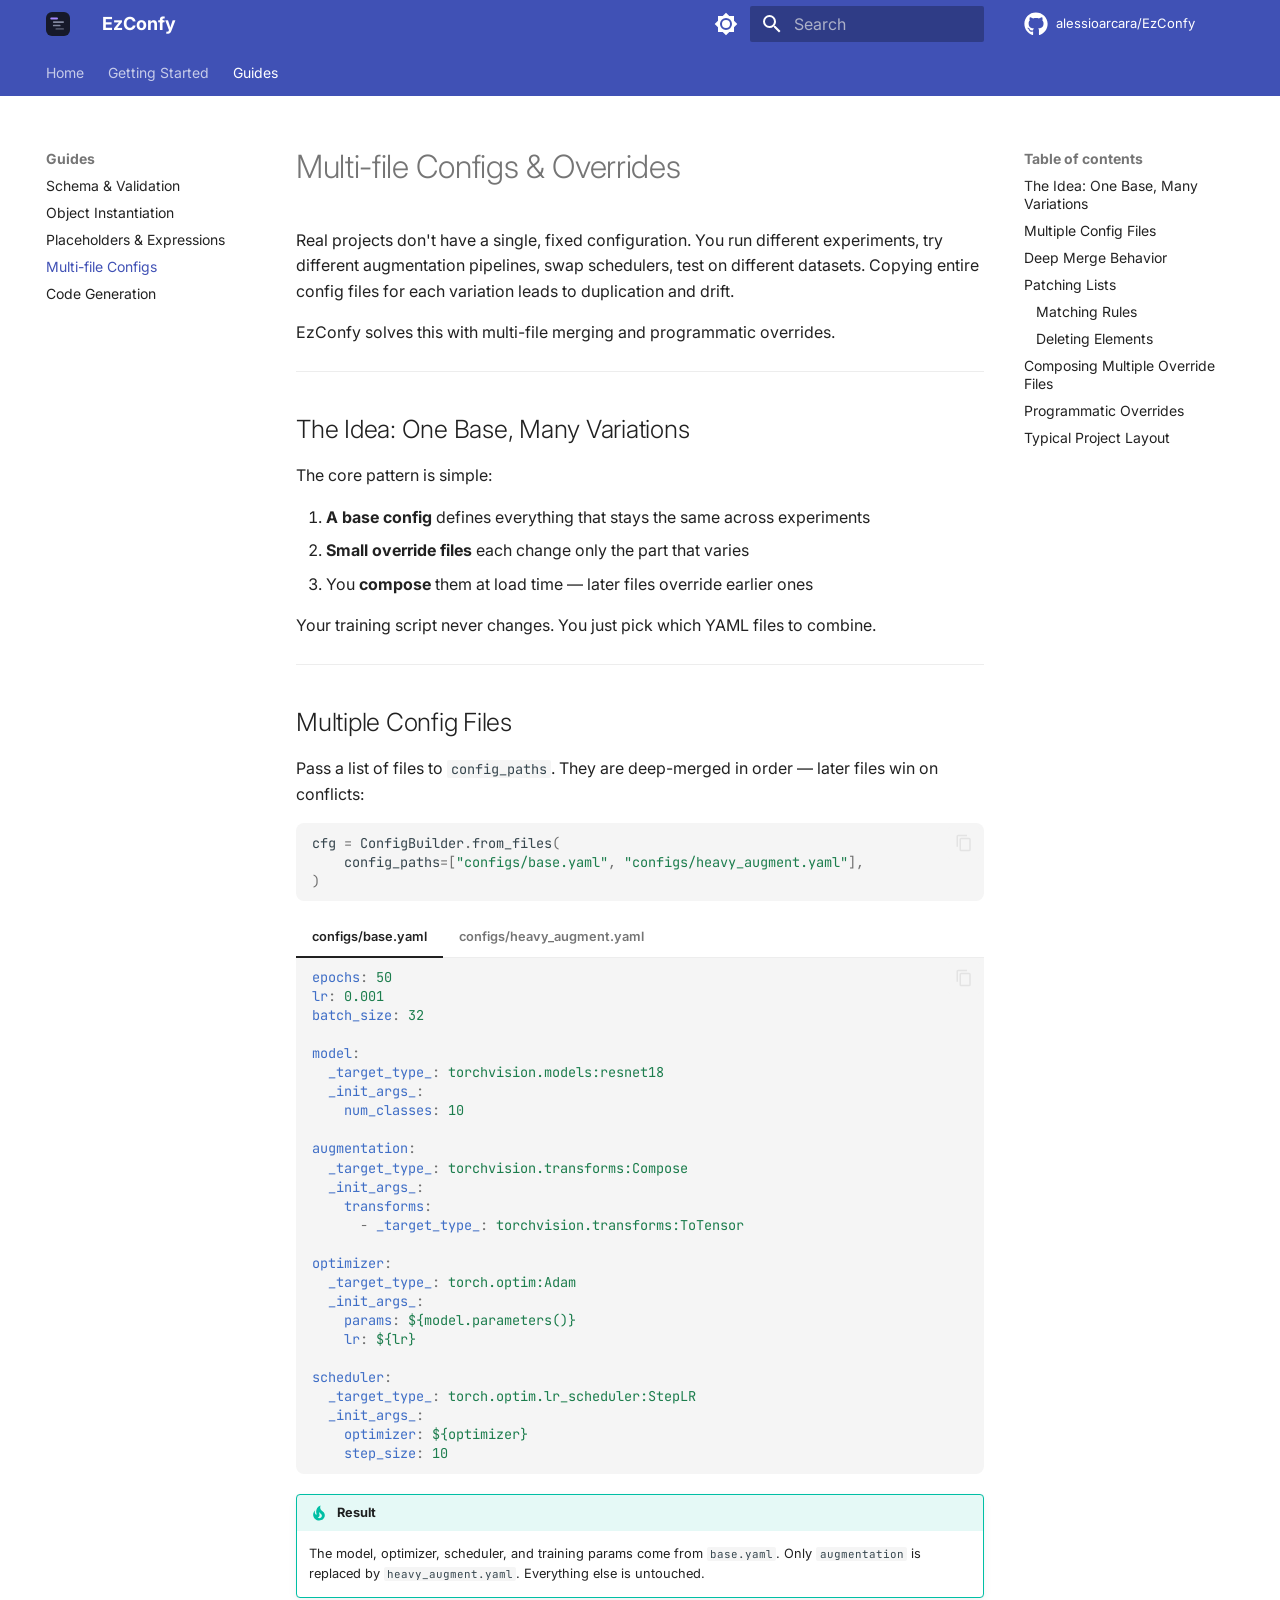
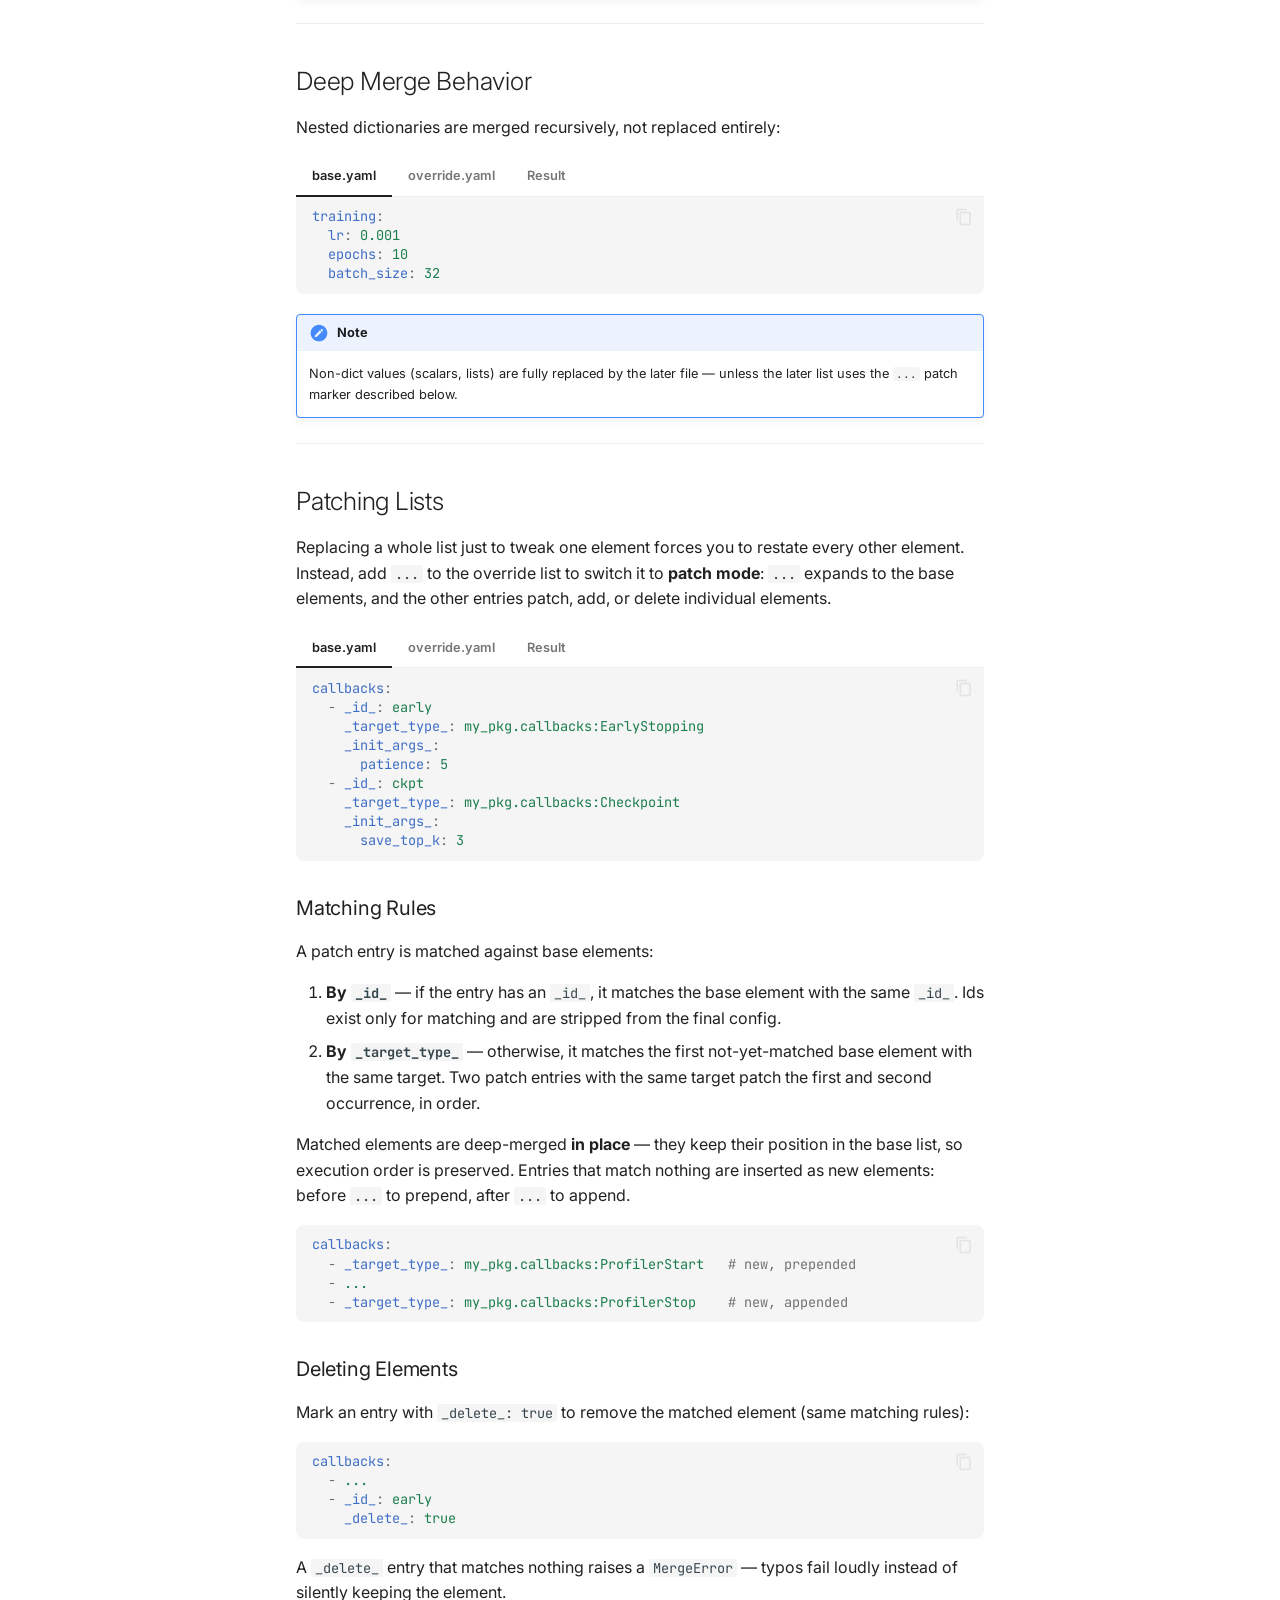
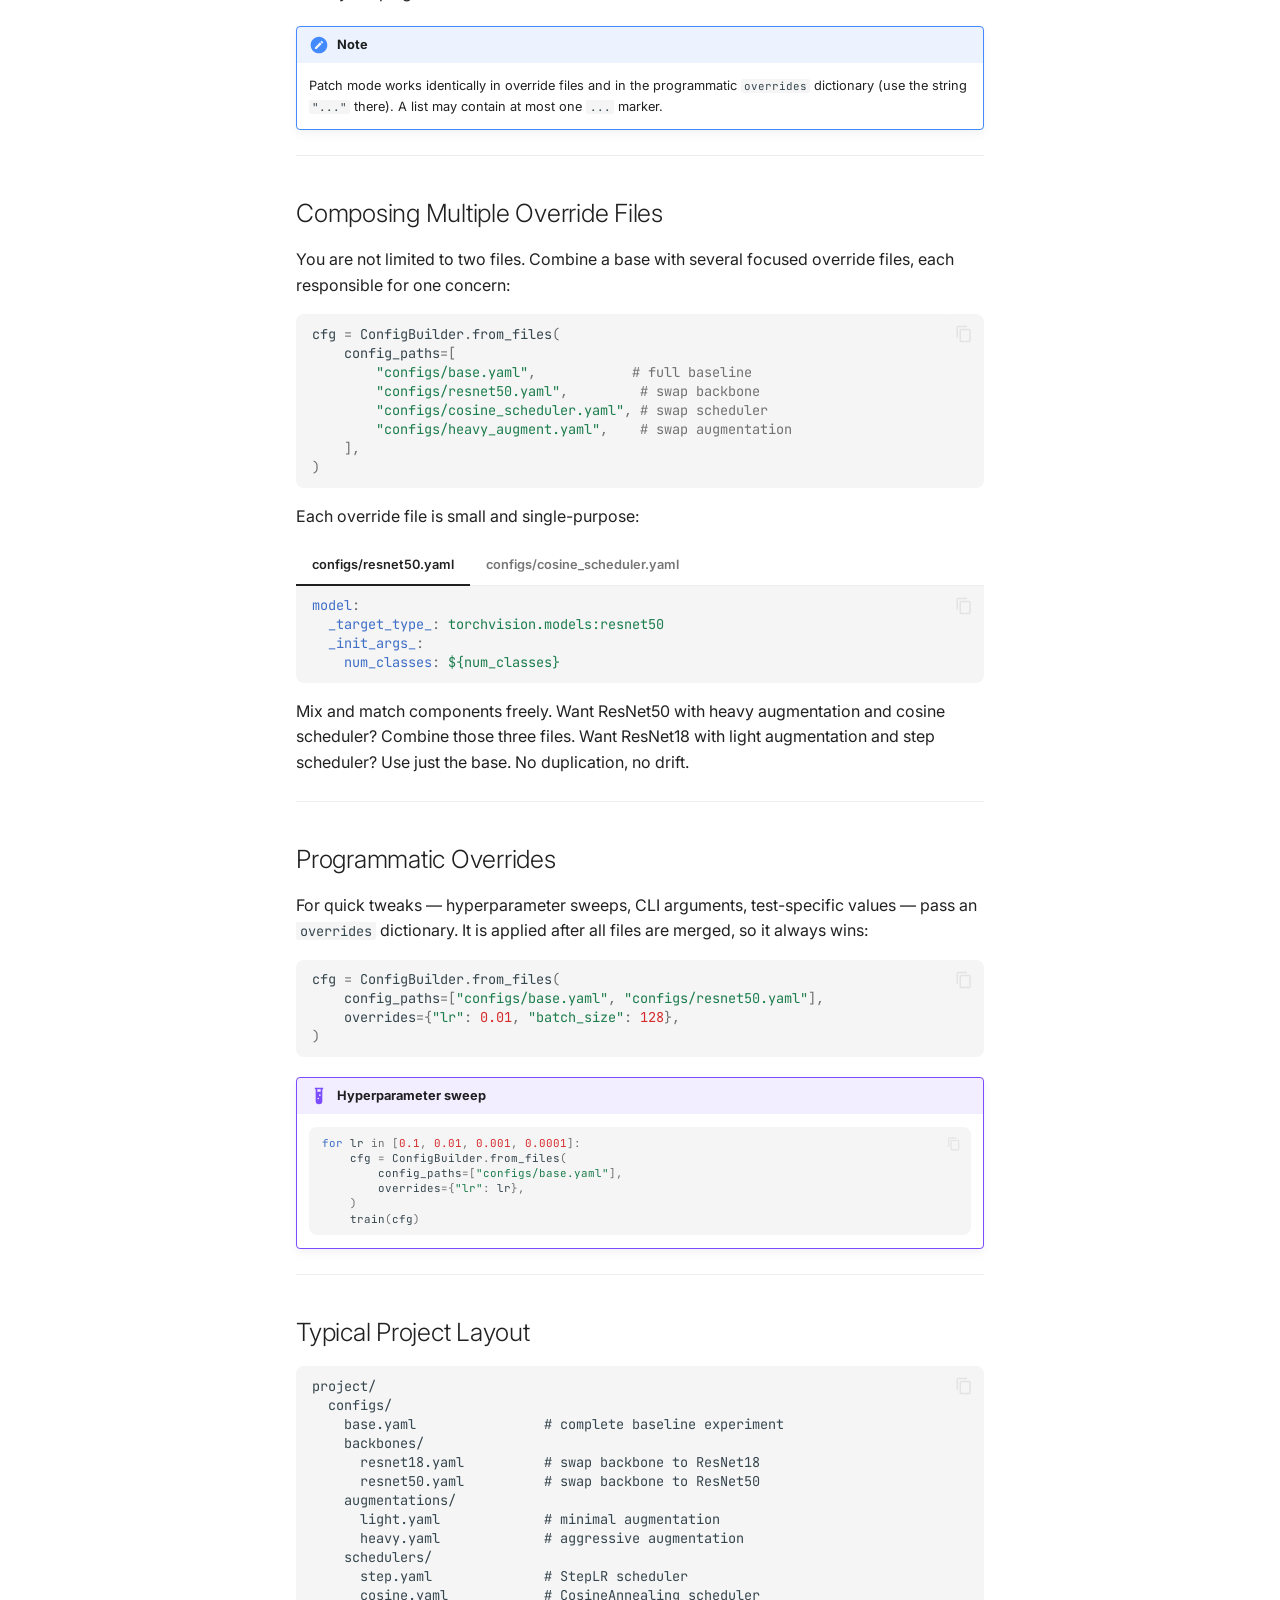
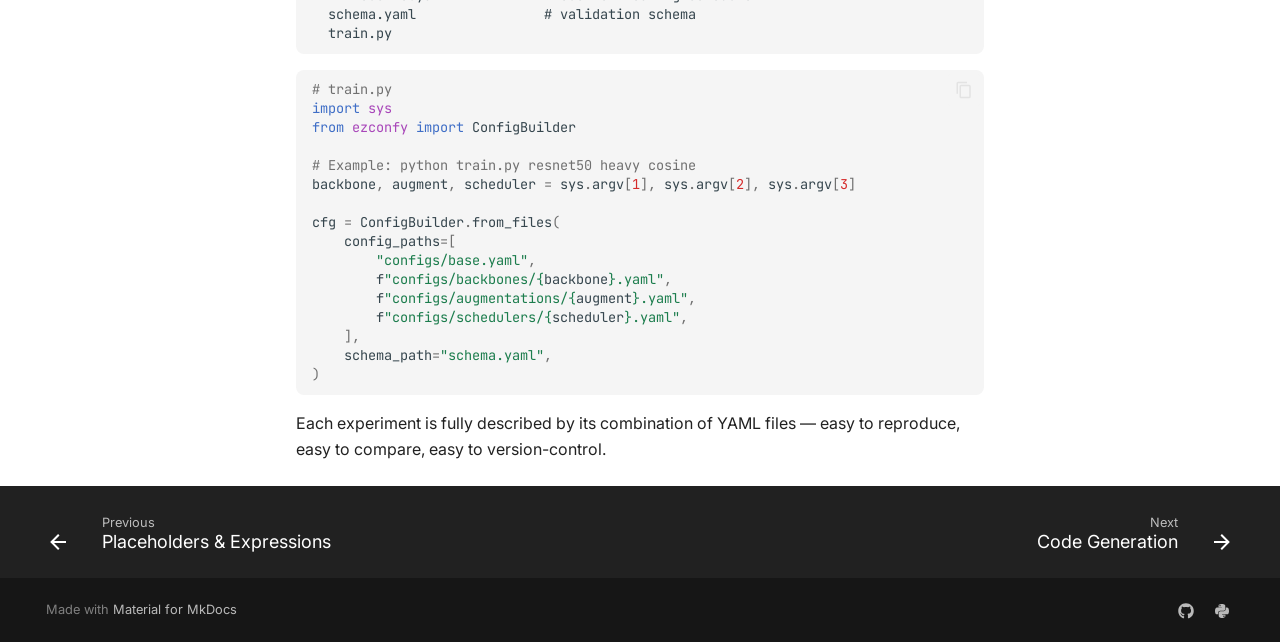
<file: multi-file/index.html>
<!doctype html>
<html lang="en" class="no-js">
  <head>
    
      <meta charset="utf-8">
      <meta name="viewport" content="width=device-width,initial-scale=1">
      
        <meta name="description" content="YAML-based configuration with Pydantic validation and dynamic object instantiation">
      
      
      
        <link rel="canonical" href="https://alessioarcara.github.io/EzConfy/multi-file/">
      
      
        <link rel="prev" href="../placeholders/">
      
      
        <link rel="next" href="../codegen/">
      
      
        
      
      
      <link rel="icon" href="../logo-mark.svg">
      <meta name="generator" content="mkdocs-1.6.1, mkdocs-material-9.7.5">
    
    
      
        <title>Multi-file Configs - EzConfy</title>
      
    
    
      <link rel="stylesheet" href="../assets/stylesheets/main.484c7ddc.min.css">
      
        
        <link rel="stylesheet" href="../assets/stylesheets/palette.ab4e12ef.min.css">
      
      


    
    
      
    
    
      
        
        
        <link rel="preconnect" href="https://fonts.gstatic.com" crossorigin>
        <link rel="stylesheet" href="https://fonts.googleapis.com/css?family=Inter:300,300i,400,400i,700,700i%7CJetBrains+Mono:400,400i,700,700i&display=fallback">
        <style>:root{--md-text-font:"Inter";--md-code-font:"JetBrains Mono"}</style>
      
    
    
      <link rel="stylesheet" href="../assets/_mkdocstrings.css">
    
      <link rel="stylesheet" href="../stylesheets/extra.css">
    
    <script>__md_scope=new URL("..",location),__md_hash=e=>[...e].reduce(((e,_)=>(e<<5)-e+_.charCodeAt(0)),0),__md_get=(e,_=localStorage,t=__md_scope)=>JSON.parse(_.getItem(t.pathname+"."+e)),__md_set=(e,_,t=localStorage,a=__md_scope)=>{try{t.setItem(a.pathname+"."+e,JSON.stringify(_))}catch(e){}}</script>
    
      

    
    
  </head>
  
  
    
    
      
    
    
    
    
    <body dir="ltr" data-md-color-scheme="default" data-md-color-primary="indigo" data-md-color-accent="deep-purple">
  
    
    <input class="md-toggle" data-md-toggle="drawer" type="checkbox" id="__drawer" autocomplete="off">
    <input class="md-toggle" data-md-toggle="search" type="checkbox" id="__search" autocomplete="off">
    <label class="md-overlay" for="__drawer"></label>
    <div data-md-component="skip">
      
        
        <a href="#multi-file-configs-overrides" class="md-skip">
          Skip to content
        </a>
      
    </div>
    <div data-md-component="announce">
      
    </div>
    
    
      

<header class="md-header" data-md-component="header">
  <nav class="md-header__inner md-grid" aria-label="Header">
    <a href=".." title="EzConfy" class="md-header__button md-logo" aria-label="EzConfy" data-md-component="logo">
      
  <img src="../logo-mark.svg" alt="logo">

    </a>
    <label class="md-header__button md-icon" for="__drawer">
      
      <svg xmlns="http://www.w3.org/2000/svg" viewBox="0 0 24 24"><path d="M3 6h18v2H3zm0 5h18v2H3zm0 5h18v2H3z"/></svg>
    </label>
    <div class="md-header__title" data-md-component="header-title">
      <div class="md-header__ellipsis">
        <div class="md-header__topic">
          <span class="md-ellipsis">
            EzConfy
          </span>
        </div>
        <div class="md-header__topic" data-md-component="header-topic">
          <span class="md-ellipsis">
            
              Multi-file Configs
            
          </span>
        </div>
      </div>
    </div>
    
      
        <form class="md-header__option" data-md-component="palette">
  
    
    
    
    <input class="md-option" data-md-color-media="(prefers-color-scheme: light)" data-md-color-scheme="default" data-md-color-primary="indigo" data-md-color-accent="deep-purple"  aria-label="Switch to dark mode"  type="radio" name="__palette" id="__palette_0">
    
      <label class="md-header__button md-icon" title="Switch to dark mode" for="__palette_1" hidden>
        <svg xmlns="http://www.w3.org/2000/svg" viewBox="0 0 24 24"><path d="M12 8a4 4 0 0 0-4 4 4 4 0 0 0 4 4 4 4 0 0 0 4-4 4 4 0 0 0-4-4m0 10a6 6 0 0 1-6-6 6 6 0 0 1 6-6 6 6 0 0 1 6 6 6 6 0 0 1-6 6m8-9.31V4h-4.69L12 .69 8.69 4H4v4.69L.69 12 4 15.31V20h4.69L12 23.31 15.31 20H20v-4.69L23.31 12z"/></svg>
      </label>
    
  
    
    
    
    <input class="md-option" data-md-color-media="(prefers-color-scheme: dark)" data-md-color-scheme="slate" data-md-color-primary="indigo" data-md-color-accent="deep-purple"  aria-label="Switch to light mode"  type="radio" name="__palette" id="__palette_1">
    
      <label class="md-header__button md-icon" title="Switch to light mode" for="__palette_0" hidden>
        <svg xmlns="http://www.w3.org/2000/svg" viewBox="0 0 24 24"><path d="M12 18c-.89 0-1.74-.2-2.5-.55C11.56 16.5 13 14.42 13 12s-1.44-4.5-3.5-5.45C10.26 6.2 11.11 6 12 6a6 6 0 0 1 6 6 6 6 0 0 1-6 6m8-9.31V4h-4.69L12 .69 8.69 4H4v4.69L.69 12 4 15.31V20h4.69L12 23.31 15.31 20H20v-4.69L23.31 12z"/></svg>
      </label>
    
  
</form>
      
    
    
      <script>var palette=__md_get("__palette");if(palette&&palette.color){if("(prefers-color-scheme)"===palette.color.media){var media=matchMedia("(prefers-color-scheme: light)"),input=document.querySelector(media.matches?"[data-md-color-media='(prefers-color-scheme: light)']":"[data-md-color-media='(prefers-color-scheme: dark)']");palette.color.media=input.getAttribute("data-md-color-media"),palette.color.scheme=input.getAttribute("data-md-color-scheme"),palette.color.primary=input.getAttribute("data-md-color-primary"),palette.color.accent=input.getAttribute("data-md-color-accent")}for(var[key,value]of Object.entries(palette.color))document.body.setAttribute("data-md-color-"+key,value)}</script>
    
    
    
      
      
        <label class="md-header__button md-icon" for="__search">
          
          <svg xmlns="http://www.w3.org/2000/svg" viewBox="0 0 24 24"><path d="M9.5 3A6.5 6.5 0 0 1 16 9.5c0 1.61-.59 3.09-1.56 4.23l.27.27h.79l5 5-1.5 1.5-5-5v-.79l-.27-.27A6.52 6.52 0 0 1 9.5 16 6.5 6.5 0 0 1 3 9.5 6.5 6.5 0 0 1 9.5 3m0 2C7 5 5 7 5 9.5S7 14 9.5 14 14 12 14 9.5 12 5 9.5 5"/></svg>
        </label>
        <div class="md-search" data-md-component="search" role="dialog">
  <label class="md-search__overlay" for="__search"></label>
  <div class="md-search__inner" role="search">
    <form class="md-search__form" name="search">
      <input type="text" class="md-search__input" name="query" aria-label="Search" placeholder="Search" autocapitalize="off" autocorrect="off" autocomplete="off" spellcheck="false" data-md-component="search-query" required>
      <label class="md-search__icon md-icon" for="__search">
        
        <svg xmlns="http://www.w3.org/2000/svg" viewBox="0 0 24 24"><path d="M9.5 3A6.5 6.5 0 0 1 16 9.5c0 1.61-.59 3.09-1.56 4.23l.27.27h.79l5 5-1.5 1.5-5-5v-.79l-.27-.27A6.52 6.52 0 0 1 9.5 16 6.5 6.5 0 0 1 3 9.5 6.5 6.5 0 0 1 9.5 3m0 2C7 5 5 7 5 9.5S7 14 9.5 14 14 12 14 9.5 12 5 9.5 5"/></svg>
        
        <svg xmlns="http://www.w3.org/2000/svg" viewBox="0 0 24 24"><path d="M20 11v2H8l5.5 5.5-1.42 1.42L4.16 12l7.92-7.92L13.5 5.5 8 11z"/></svg>
      </label>
      <nav class="md-search__options" aria-label="Search">
        
        <button type="reset" class="md-search__icon md-icon" title="Clear" aria-label="Clear" tabindex="-1">
          
          <svg xmlns="http://www.w3.org/2000/svg" viewBox="0 0 24 24"><path d="M19 6.41 17.59 5 12 10.59 6.41 5 5 6.41 10.59 12 5 17.59 6.41 19 12 13.41 17.59 19 19 17.59 13.41 12z"/></svg>
        </button>
      </nav>
      
        <div class="md-search__suggest" data-md-component="search-suggest"></div>
      
    </form>
    <div class="md-search__output">
      <div class="md-search__scrollwrap" tabindex="0" data-md-scrollfix>
        <div class="md-search-result" data-md-component="search-result">
          <div class="md-search-result__meta">
            Initializing search
          </div>
          <ol class="md-search-result__list" role="presentation"></ol>
        </div>
      </div>
    </div>
  </div>
</div>
      
    
    
      <div class="md-header__source">
        <a href="https://github.com/alessioarcara/EzConfy" title="Go to repository" class="md-source" data-md-component="source">
  <div class="md-source__icon md-icon">
    
    <svg xmlns="http://www.w3.org/2000/svg" viewBox="0 0 512 512"><!--! Font Awesome Free 7.1.0 by @fontawesome - https://fontawesome.com License - https://fontawesome.com/license/free (Icons: CC BY 4.0, Fonts: SIL OFL 1.1, Code: MIT License) Copyright 2025 Fonticons, Inc.--><path d="M173.9 397.4c0 2-2.3 3.6-5.2 3.6-3.3.3-5.6-1.3-5.6-3.6 0-2 2.3-3.6 5.2-3.6 3-.3 5.6 1.3 5.6 3.6m-31.1-4.5c-.7 2 1.3 4.3 4.3 4.9 2.6 1 5.6 0 6.2-2s-1.3-4.3-4.3-5.2c-2.6-.7-5.5.3-6.2 2.3m44.2-1.7c-2.9.7-4.9 2.6-4.6 4.9.3 2 2.9 3.3 5.9 2.6 2.9-.7 4.9-2.6 4.6-4.6-.3-1.9-3-3.2-5.9-2.9M252.8 8C114.1 8 8 113.3 8 252c0 110.9 69.8 205.8 169.5 239.2 12.8 2.3 17.3-5.6 17.3-12.1 0-6.2-.3-40.4-.3-61.4 0 0-70 15-84.7-29.8 0 0-11.4-29.1-27.8-36.6 0 0-22.9-15.7 1.6-15.4 0 0 24.9 2 38.6 25.8 21.9 38.6 58.6 27.5 72.9 20.9 2.3-16 8.8-27.1 16-33.7-55.9-6.2-112.3-14.3-112.3-110.5 0-27.5 7.6-41.3 23.6-58.9-2.6-6.5-11.1-33.3 2.6-67.9 20.9-6.5 69 27 69 27 20-5.6 41.5-8.5 62.8-8.5s42.8 2.9 62.8 8.5c0 0 48.1-33.6 69-27 13.7 34.7 5.2 61.4 2.6 67.9 16 17.7 25.8 31.5 25.8 58.9 0 96.5-58.9 104.2-114.8 110.5 9.2 7.9 17 22.9 17 46.4 0 33.7-.3 75.4-.3 83.6 0 6.5 4.6 14.4 17.3 12.1C436.2 457.8 504 362.9 504 252 504 113.3 391.5 8 252.8 8M105.2 352.9c-1.3 1-1 3.3.7 5.2 1.6 1.6 3.9 2.3 5.2 1 1.3-1 1-3.3-.7-5.2-1.6-1.6-3.9-2.3-5.2-1m-10.8-8.1c-.7 1.3.3 2.9 2.3 3.9 1.6 1 3.6.7 4.3-.7.7-1.3-.3-2.9-2.3-3.9-2-.6-3.6-.3-4.3.7m32.4 35.6c-1.6 1.3-1 4.3 1.3 6.2 2.3 2.3 5.2 2.6 6.5 1 1.3-1.3.7-4.3-1.3-6.2-2.2-2.3-5.2-2.6-6.5-1m-11.4-14.7c-1.6 1-1.6 3.6 0 5.9s4.3 3.3 5.6 2.3c1.6-1.3 1.6-3.9 0-6.2-1.4-2.3-4-3.3-5.6-2"/></svg>
  </div>
  <div class="md-source__repository">
    alessioarcara/EzConfy
  </div>
</a>
      </div>
    
  </nav>
  
</header>
    
    <div class="md-container" data-md-component="container">
      
      
        
          
            
<nav class="md-tabs" aria-label="Tabs" data-md-component="tabs">
  <div class="md-grid">
    <ul class="md-tabs__list">
      
        
  
  
  
  
    <li class="md-tabs__item">
      <a href=".." class="md-tabs__link">
        
  
  
    
  
  Home

      </a>
    </li>
  

      
        
  
  
  
  
    <li class="md-tabs__item">
      <a href="../getting-started/" class="md-tabs__link">
        
  
  
    
  
  Getting Started

      </a>
    </li>
  

      
        
  
  
  
    
  
  
    
    
      <li class="md-tabs__item md-tabs__item--active">
        <a href="../schema/" class="md-tabs__link">
          
  
  
  Guides

        </a>
      </li>
    
  

      
    </ul>
  </div>
</nav>
          
        
      
      <main class="md-main" data-md-component="main">
        <div class="md-main__inner md-grid">
          
            
              
              <div class="md-sidebar md-sidebar--primary" data-md-component="sidebar" data-md-type="navigation" >
                <div class="md-sidebar__scrollwrap">
                  <div class="md-sidebar__inner">
                    


  


<nav class="md-nav md-nav--primary md-nav--lifted" aria-label="Navigation" data-md-level="0">
  <label class="md-nav__title" for="__drawer">
    <a href=".." title="EzConfy" class="md-nav__button md-logo" aria-label="EzConfy" data-md-component="logo">
      
  <img src="../logo-mark.svg" alt="logo">

    </a>
    EzConfy
  </label>
  
    <div class="md-nav__source">
      <a href="https://github.com/alessioarcara/EzConfy" title="Go to repository" class="md-source" data-md-component="source">
  <div class="md-source__icon md-icon">
    
    <svg xmlns="http://www.w3.org/2000/svg" viewBox="0 0 512 512"><!--! Font Awesome Free 7.1.0 by @fontawesome - https://fontawesome.com License - https://fontawesome.com/license/free (Icons: CC BY 4.0, Fonts: SIL OFL 1.1, Code: MIT License) Copyright 2025 Fonticons, Inc.--><path d="M173.9 397.4c0 2-2.3 3.6-5.2 3.6-3.3.3-5.6-1.3-5.6-3.6 0-2 2.3-3.6 5.2-3.6 3-.3 5.6 1.3 5.6 3.6m-31.1-4.5c-.7 2 1.3 4.3 4.3 4.9 2.6 1 5.6 0 6.2-2s-1.3-4.3-4.3-5.2c-2.6-.7-5.5.3-6.2 2.3m44.2-1.7c-2.9.7-4.9 2.6-4.6 4.9.3 2 2.9 3.3 5.9 2.6 2.9-.7 4.9-2.6 4.6-4.6-.3-1.9-3-3.2-5.9-2.9M252.8 8C114.1 8 8 113.3 8 252c0 110.9 69.8 205.8 169.5 239.2 12.8 2.3 17.3-5.6 17.3-12.1 0-6.2-.3-40.4-.3-61.4 0 0-70 15-84.7-29.8 0 0-11.4-29.1-27.8-36.6 0 0-22.9-15.7 1.6-15.4 0 0 24.9 2 38.6 25.8 21.9 38.6 58.6 27.5 72.9 20.9 2.3-16 8.8-27.1 16-33.7-55.9-6.2-112.3-14.3-112.3-110.5 0-27.5 7.6-41.3 23.6-58.9-2.6-6.5-11.1-33.3 2.6-67.9 20.9-6.5 69 27 69 27 20-5.6 41.5-8.5 62.8-8.5s42.8 2.9 62.8 8.5c0 0 48.1-33.6 69-27 13.7 34.7 5.2 61.4 2.6 67.9 16 17.7 25.8 31.5 25.8 58.9 0 96.5-58.9 104.2-114.8 110.5 9.2 7.9 17 22.9 17 46.4 0 33.7-.3 75.4-.3 83.6 0 6.5 4.6 14.4 17.3 12.1C436.2 457.8 504 362.9 504 252 504 113.3 391.5 8 252.8 8M105.2 352.9c-1.3 1-1 3.3.7 5.2 1.6 1.6 3.9 2.3 5.2 1 1.3-1 1-3.3-.7-5.2-1.6-1.6-3.9-2.3-5.2-1m-10.8-8.1c-.7 1.3.3 2.9 2.3 3.9 1.6 1 3.6.7 4.3-.7.7-1.3-.3-2.9-2.3-3.9-2-.6-3.6-.3-4.3.7m32.4 35.6c-1.6 1.3-1 4.3 1.3 6.2 2.3 2.3 5.2 2.6 6.5 1 1.3-1.3.7-4.3-1.3-6.2-2.2-2.3-5.2-2.6-6.5-1m-11.4-14.7c-1.6 1-1.6 3.6 0 5.9s4.3 3.3 5.6 2.3c1.6-1.3 1.6-3.9 0-6.2-1.4-2.3-4-3.3-5.6-2"/></svg>
  </div>
  <div class="md-source__repository">
    alessioarcara/EzConfy
  </div>
</a>
    </div>
  
  <ul class="md-nav__list" data-md-scrollfix>
    
      
      
  
  
  
  
    <li class="md-nav__item">
      <a href=".." class="md-nav__link">
        
  
  
  <span class="md-ellipsis">
    
  
    Home
  

    
  </span>
  
  

      </a>
    </li>
  

    
      
      
  
  
  
  
    <li class="md-nav__item">
      <a href="../getting-started/" class="md-nav__link">
        
  
  
  <span class="md-ellipsis">
    
  
    Getting Started
  

    
  </span>
  
  

      </a>
    </li>
  

    
      
      
  
  
    
  
  
  
    
    
    
    
      
        
        
      
      
        
      
    
    
    <li class="md-nav__item md-nav__item--active md-nav__item--section md-nav__item--nested">
      
        
        
        <input class="md-nav__toggle md-toggle " type="checkbox" id="__nav_3" checked>
        
          
          <label class="md-nav__link" for="__nav_3" id="__nav_3_label" tabindex="">
            
  
  
  <span class="md-ellipsis">
    
  
    Guides
  

    
  </span>
  
  

            <span class="md-nav__icon md-icon"></span>
          </label>
        
        <nav class="md-nav" data-md-level="1" aria-labelledby="__nav_3_label" aria-expanded="true">
          <label class="md-nav__title" for="__nav_3">
            <span class="md-nav__icon md-icon"></span>
            
  
    Guides
  

          </label>
          <ul class="md-nav__list" data-md-scrollfix>
            
              
                
  
  
  
  
    <li class="md-nav__item">
      <a href="../schema/" class="md-nav__link">
        
  
  
  <span class="md-ellipsis">
    
  
    Schema & Validation
  

    
  </span>
  
  

      </a>
    </li>
  

              
            
              
                
  
  
  
  
    <li class="md-nav__item">
      <a href="../instantiation/" class="md-nav__link">
        
  
  
  <span class="md-ellipsis">
    
  
    Object Instantiation
  

    
  </span>
  
  

      </a>
    </li>
  

              
            
              
                
  
  
  
  
    <li class="md-nav__item">
      <a href="../placeholders/" class="md-nav__link">
        
  
  
  <span class="md-ellipsis">
    
  
    Placeholders & Expressions
  

    
  </span>
  
  

      </a>
    </li>
  

              
            
              
                
  
  
    
  
  
  
    <li class="md-nav__item md-nav__item--active">
      
      <input class="md-nav__toggle md-toggle" type="checkbox" id="__toc">
      
      
        
      
      
        <label class="md-nav__link md-nav__link--active" for="__toc">
          
  
  
  <span class="md-ellipsis">
    
  
    Multi-file Configs
  

    
  </span>
  
  

          <span class="md-nav__icon md-icon"></span>
        </label>
      
      <a href="./" class="md-nav__link md-nav__link--active">
        
  
  
  <span class="md-ellipsis">
    
  
    Multi-file Configs
  

    
  </span>
  
  

      </a>
      
        

<nav class="md-nav md-nav--secondary" aria-label="Table of contents">
  
  
  
    
  
  
    <label class="md-nav__title" for="__toc">
      <span class="md-nav__icon md-icon"></span>
      Table of contents
    </label>
    <ul class="md-nav__list" data-md-component="toc" data-md-scrollfix>
      
        <li class="md-nav__item">
  <a href="#the-idea-one-base-many-variations" class="md-nav__link">
    <span class="md-ellipsis">
      
        The Idea: One Base, Many Variations
      
    </span>
  </a>
  
</li>
      
        <li class="md-nav__item">
  <a href="#multiple-config-files" class="md-nav__link">
    <span class="md-ellipsis">
      
        Multiple Config Files
      
    </span>
  </a>
  
</li>
      
        <li class="md-nav__item">
  <a href="#deep-merge-behavior" class="md-nav__link">
    <span class="md-ellipsis">
      
        Deep Merge Behavior
      
    </span>
  </a>
  
</li>
      
        <li class="md-nav__item">
  <a href="#patching-lists" class="md-nav__link">
    <span class="md-ellipsis">
      
        Patching Lists
      
    </span>
  </a>
  
    <nav class="md-nav" aria-label="Patching Lists">
      <ul class="md-nav__list">
        
          <li class="md-nav__item">
  <a href="#matching-rules" class="md-nav__link">
    <span class="md-ellipsis">
      
        Matching Rules
      
    </span>
  </a>
  
</li>
        
          <li class="md-nav__item">
  <a href="#deleting-elements" class="md-nav__link">
    <span class="md-ellipsis">
      
        Deleting Elements
      
    </span>
  </a>
  
</li>
        
      </ul>
    </nav>
  
</li>
      
        <li class="md-nav__item">
  <a href="#composing-multiple-override-files" class="md-nav__link">
    <span class="md-ellipsis">
      
        Composing Multiple Override Files
      
    </span>
  </a>
  
</li>
      
        <li class="md-nav__item">
  <a href="#programmatic-overrides" class="md-nav__link">
    <span class="md-ellipsis">
      
        Programmatic Overrides
      
    </span>
  </a>
  
</li>
      
        <li class="md-nav__item">
  <a href="#typical-project-layout" class="md-nav__link">
    <span class="md-ellipsis">
      
        Typical Project Layout
      
    </span>
  </a>
  
</li>
      
    </ul>
  
</nav>
      
    </li>
  

              
            
              
                
  
  
  
  
    <li class="md-nav__item">
      <a href="../codegen/" class="md-nav__link">
        
  
  
  <span class="md-ellipsis">
    
  
    Code Generation
  

    
  </span>
  
  

      </a>
    </li>
  

              
            
          </ul>
        </nav>
      
    </li>
  

    
  </ul>
</nav>
                  </div>
                </div>
              </div>
            
            
              
              <div class="md-sidebar md-sidebar--secondary" data-md-component="sidebar" data-md-type="toc" >
                <div class="md-sidebar__scrollwrap">
                  <div class="md-sidebar__inner">
                    

<nav class="md-nav md-nav--secondary" aria-label="Table of contents">
  
  
  
    
  
  
    <label class="md-nav__title" for="__toc">
      <span class="md-nav__icon md-icon"></span>
      Table of contents
    </label>
    <ul class="md-nav__list" data-md-component="toc" data-md-scrollfix>
      
        <li class="md-nav__item">
  <a href="#the-idea-one-base-many-variations" class="md-nav__link">
    <span class="md-ellipsis">
      
        The Idea: One Base, Many Variations
      
    </span>
  </a>
  
</li>
      
        <li class="md-nav__item">
  <a href="#multiple-config-files" class="md-nav__link">
    <span class="md-ellipsis">
      
        Multiple Config Files
      
    </span>
  </a>
  
</li>
      
        <li class="md-nav__item">
  <a href="#deep-merge-behavior" class="md-nav__link">
    <span class="md-ellipsis">
      
        Deep Merge Behavior
      
    </span>
  </a>
  
</li>
      
        <li class="md-nav__item">
  <a href="#patching-lists" class="md-nav__link">
    <span class="md-ellipsis">
      
        Patching Lists
      
    </span>
  </a>
  
    <nav class="md-nav" aria-label="Patching Lists">
      <ul class="md-nav__list">
        
          <li class="md-nav__item">
  <a href="#matching-rules" class="md-nav__link">
    <span class="md-ellipsis">
      
        Matching Rules
      
    </span>
  </a>
  
</li>
        
          <li class="md-nav__item">
  <a href="#deleting-elements" class="md-nav__link">
    <span class="md-ellipsis">
      
        Deleting Elements
      
    </span>
  </a>
  
</li>
        
      </ul>
    </nav>
  
</li>
      
        <li class="md-nav__item">
  <a href="#composing-multiple-override-files" class="md-nav__link">
    <span class="md-ellipsis">
      
        Composing Multiple Override Files
      
    </span>
  </a>
  
</li>
      
        <li class="md-nav__item">
  <a href="#programmatic-overrides" class="md-nav__link">
    <span class="md-ellipsis">
      
        Programmatic Overrides
      
    </span>
  </a>
  
</li>
      
        <li class="md-nav__item">
  <a href="#typical-project-layout" class="md-nav__link">
    <span class="md-ellipsis">
      
        Typical Project Layout
      
    </span>
  </a>
  
</li>
      
    </ul>
  
</nav>
                  </div>
                </div>
              </div>
            
          
          
            <div class="md-content" data-md-component="content">
              
              <article class="md-content__inner md-typeset">
                
                  


  
  


<h1 id="multi-file-configs-overrides">Multi-file Configs &amp; Overrides<a class="headerlink" href="#multi-file-configs-overrides" title="Permanent link">&para;</a></h1>
<p>Real projects don't have a single, fixed configuration. You run different experiments, try different augmentation pipelines, swap schedulers, test on different datasets. Copying entire config files for each variation leads to duplication and drift.</p>
<p>EzConfy solves this with multi-file merging and programmatic overrides.</p>
<hr />
<h2 id="the-idea-one-base-many-variations">The Idea: One Base, Many Variations<a class="headerlink" href="#the-idea-one-base-many-variations" title="Permanent link">&para;</a></h2>
<p>The core pattern is simple:</p>
<ol>
<li><strong>A base config</strong> defines everything that stays the same across experiments</li>
<li><strong>Small override files</strong> each change only the part that varies</li>
<li>You <strong>compose</strong> them at load time — later files override earlier ones</li>
</ol>
<p>Your training script never changes. You just pick which YAML files to combine.</p>
<hr />
<h2 id="multiple-config-files">Multiple Config Files<a class="headerlink" href="#multiple-config-files" title="Permanent link">&para;</a></h2>
<p>Pass a list of files to <code>config_paths</code>. They are deep-merged in order — later files win on conflicts:</p>
<div class="language-python highlight"><pre><span></span><code><span id="__span-0-1"><a id="__codelineno-0-1" name="__codelineno-0-1" href="#__codelineno-0-1"></a><span class="n">cfg</span> <span class="o">=</span> <span class="n">ConfigBuilder</span><span class="o">.</span><span class="n">from_files</span><span class="p">(</span>
</span><span id="__span-0-2"><a id="__codelineno-0-2" name="__codelineno-0-2" href="#__codelineno-0-2"></a>    <span class="n">config_paths</span><span class="o">=</span><span class="p">[</span><span class="s2">&quot;configs/base.yaml&quot;</span><span class="p">,</span> <span class="s2">&quot;configs/heavy_augment.yaml&quot;</span><span class="p">],</span>
</span><span id="__span-0-3"><a id="__codelineno-0-3" name="__codelineno-0-3" href="#__codelineno-0-3"></a><span class="p">)</span>
</span></code></pre></div>
<div class="tabbed-set tabbed-alternate" data-tabs="1:2"><input checked="checked" id="__tabbed_1_1" name="__tabbed_1" type="radio" /><input id="__tabbed_1_2" name="__tabbed_1" type="radio" /><div class="tabbed-labels"><label for="__tabbed_1_1">configs/base.yaml</label><label for="__tabbed_1_2">configs/heavy_augment.yaml</label></div>
<div class="tabbed-content">
<div class="tabbed-block">
<div class="language-yaml highlight"><pre><span></span><code><span id="__span-1-1"><a id="__codelineno-1-1" name="__codelineno-1-1" href="#__codelineno-1-1"></a><span class="nt">epochs</span><span class="p">:</span><span class="w"> </span><span class="l l-Scalar l-Scalar-Plain">50</span>
</span><span id="__span-1-2"><a id="__codelineno-1-2" name="__codelineno-1-2" href="#__codelineno-1-2"></a><span class="nt">lr</span><span class="p">:</span><span class="w"> </span><span class="l l-Scalar l-Scalar-Plain">0.001</span>
</span><span id="__span-1-3"><a id="__codelineno-1-3" name="__codelineno-1-3" href="#__codelineno-1-3"></a><span class="nt">batch_size</span><span class="p">:</span><span class="w"> </span><span class="l l-Scalar l-Scalar-Plain">32</span>
</span><span id="__span-1-4"><a id="__codelineno-1-4" name="__codelineno-1-4" href="#__codelineno-1-4"></a>
</span><span id="__span-1-5"><a id="__codelineno-1-5" name="__codelineno-1-5" href="#__codelineno-1-5"></a><span class="nt">model</span><span class="p">:</span>
</span><span id="__span-1-6"><a id="__codelineno-1-6" name="__codelineno-1-6" href="#__codelineno-1-6"></a><span class="w">  </span><span class="nt">_target_type_</span><span class="p">:</span><span class="w"> </span><span class="l l-Scalar l-Scalar-Plain">torchvision.models:resnet18</span>
</span><span id="__span-1-7"><a id="__codelineno-1-7" name="__codelineno-1-7" href="#__codelineno-1-7"></a><span class="w">  </span><span class="nt">_init_args_</span><span class="p">:</span>
</span><span id="__span-1-8"><a id="__codelineno-1-8" name="__codelineno-1-8" href="#__codelineno-1-8"></a><span class="w">    </span><span class="nt">num_classes</span><span class="p">:</span><span class="w"> </span><span class="l l-Scalar l-Scalar-Plain">10</span>
</span><span id="__span-1-9"><a id="__codelineno-1-9" name="__codelineno-1-9" href="#__codelineno-1-9"></a>
</span><span id="__span-1-10"><a id="__codelineno-1-10" name="__codelineno-1-10" href="#__codelineno-1-10"></a><span class="nt">augmentation</span><span class="p">:</span>
</span><span id="__span-1-11"><a id="__codelineno-1-11" name="__codelineno-1-11" href="#__codelineno-1-11"></a><span class="w">  </span><span class="nt">_target_type_</span><span class="p">:</span><span class="w"> </span><span class="l l-Scalar l-Scalar-Plain">torchvision.transforms:Compose</span>
</span><span id="__span-1-12"><a id="__codelineno-1-12" name="__codelineno-1-12" href="#__codelineno-1-12"></a><span class="w">  </span><span class="nt">_init_args_</span><span class="p">:</span>
</span><span id="__span-1-13"><a id="__codelineno-1-13" name="__codelineno-1-13" href="#__codelineno-1-13"></a><span class="w">    </span><span class="nt">transforms</span><span class="p">:</span>
</span><span id="__span-1-14"><a id="__codelineno-1-14" name="__codelineno-1-14" href="#__codelineno-1-14"></a><span class="w">      </span><span class="p p-Indicator">-</span><span class="w"> </span><span class="nt">_target_type_</span><span class="p">:</span><span class="w"> </span><span class="l l-Scalar l-Scalar-Plain">torchvision.transforms:ToTensor</span>
</span><span id="__span-1-15"><a id="__codelineno-1-15" name="__codelineno-1-15" href="#__codelineno-1-15"></a>
</span><span id="__span-1-16"><a id="__codelineno-1-16" name="__codelineno-1-16" href="#__codelineno-1-16"></a><span class="nt">optimizer</span><span class="p">:</span>
</span><span id="__span-1-17"><a id="__codelineno-1-17" name="__codelineno-1-17" href="#__codelineno-1-17"></a><span class="w">  </span><span class="nt">_target_type_</span><span class="p">:</span><span class="w"> </span><span class="l l-Scalar l-Scalar-Plain">torch.optim:Adam</span>
</span><span id="__span-1-18"><a id="__codelineno-1-18" name="__codelineno-1-18" href="#__codelineno-1-18"></a><span class="w">  </span><span class="nt">_init_args_</span><span class="p">:</span>
</span><span id="__span-1-19"><a id="__codelineno-1-19" name="__codelineno-1-19" href="#__codelineno-1-19"></a><span class="w">    </span><span class="nt">params</span><span class="p">:</span><span class="w"> </span><span class="l l-Scalar l-Scalar-Plain">${model.parameters()}</span>
</span><span id="__span-1-20"><a id="__codelineno-1-20" name="__codelineno-1-20" href="#__codelineno-1-20"></a><span class="w">    </span><span class="nt">lr</span><span class="p">:</span><span class="w"> </span><span class="l l-Scalar l-Scalar-Plain">${lr}</span>
</span><span id="__span-1-21"><a id="__codelineno-1-21" name="__codelineno-1-21" href="#__codelineno-1-21"></a>
</span><span id="__span-1-22"><a id="__codelineno-1-22" name="__codelineno-1-22" href="#__codelineno-1-22"></a><span class="nt">scheduler</span><span class="p">:</span>
</span><span id="__span-1-23"><a id="__codelineno-1-23" name="__codelineno-1-23" href="#__codelineno-1-23"></a><span class="w">  </span><span class="nt">_target_type_</span><span class="p">:</span><span class="w"> </span><span class="l l-Scalar l-Scalar-Plain">torch.optim.lr_scheduler:StepLR</span>
</span><span id="__span-1-24"><a id="__codelineno-1-24" name="__codelineno-1-24" href="#__codelineno-1-24"></a><span class="w">  </span><span class="nt">_init_args_</span><span class="p">:</span>
</span><span id="__span-1-25"><a id="__codelineno-1-25" name="__codelineno-1-25" href="#__codelineno-1-25"></a><span class="w">    </span><span class="nt">optimizer</span><span class="p">:</span><span class="w"> </span><span class="l l-Scalar l-Scalar-Plain">${optimizer}</span>
</span><span id="__span-1-26"><a id="__codelineno-1-26" name="__codelineno-1-26" href="#__codelineno-1-26"></a><span class="w">    </span><span class="nt">step_size</span><span class="p">:</span><span class="w"> </span><span class="l l-Scalar l-Scalar-Plain">10</span>
</span></code></pre></div>
</div>
<div class="tabbed-block">
<div class="language-yaml highlight"><pre><span></span><code><span id="__span-2-1"><a id="__codelineno-2-1" name="__codelineno-2-1" href="#__codelineno-2-1"></a><span class="nt">augmentation</span><span class="p">:</span>
</span><span id="__span-2-2"><a id="__codelineno-2-2" name="__codelineno-2-2" href="#__codelineno-2-2"></a><span class="w">  </span><span class="nt">_target_type_</span><span class="p">:</span><span class="w"> </span><span class="l l-Scalar l-Scalar-Plain">torchvision.transforms:Compose</span>
</span><span id="__span-2-3"><a id="__codelineno-2-3" name="__codelineno-2-3" href="#__codelineno-2-3"></a><span class="w">  </span><span class="nt">_init_args_</span><span class="p">:</span>
</span><span id="__span-2-4"><a id="__codelineno-2-4" name="__codelineno-2-4" href="#__codelineno-2-4"></a><span class="w">    </span><span class="nt">transforms</span><span class="p">:</span>
</span><span id="__span-2-5"><a id="__codelineno-2-5" name="__codelineno-2-5" href="#__codelineno-2-5"></a><span class="w">      </span><span class="p p-Indicator">-</span><span class="w"> </span><span class="nt">_target_type_</span><span class="p">:</span><span class="w"> </span><span class="l l-Scalar l-Scalar-Plain">torchvision.transforms:RandomHorizontalFlip</span>
</span><span id="__span-2-6"><a id="__codelineno-2-6" name="__codelineno-2-6" href="#__codelineno-2-6"></a><span class="w">      </span><span class="p p-Indicator">-</span><span class="w"> </span><span class="nt">_target_type_</span><span class="p">:</span><span class="w"> </span><span class="l l-Scalar l-Scalar-Plain">torchvision.transforms:RandomCrop</span>
</span><span id="__span-2-7"><a id="__codelineno-2-7" name="__codelineno-2-7" href="#__codelineno-2-7"></a><span class="w">        </span><span class="nt">_init_args_</span><span class="p">:</span>
</span><span id="__span-2-8"><a id="__codelineno-2-8" name="__codelineno-2-8" href="#__codelineno-2-8"></a><span class="w">          </span><span class="nt">size</span><span class="p">:</span><span class="w"> </span><span class="l l-Scalar l-Scalar-Plain">32</span>
</span><span id="__span-2-9"><a id="__codelineno-2-9" name="__codelineno-2-9" href="#__codelineno-2-9"></a><span class="w">          </span><span class="nt">padding</span><span class="p">:</span><span class="w"> </span><span class="l l-Scalar l-Scalar-Plain">4</span>
</span><span id="__span-2-10"><a id="__codelineno-2-10" name="__codelineno-2-10" href="#__codelineno-2-10"></a><span class="w">      </span><span class="p p-Indicator">-</span><span class="w"> </span><span class="nt">_target_type_</span><span class="p">:</span><span class="w"> </span><span class="l l-Scalar l-Scalar-Plain">torchvision.transforms:ToTensor</span>
</span><span id="__span-2-11"><a id="__codelineno-2-11" name="__codelineno-2-11" href="#__codelineno-2-11"></a><span class="w">      </span><span class="p p-Indicator">-</span><span class="w"> </span><span class="nt">_target_type_</span><span class="p">:</span><span class="w"> </span><span class="l l-Scalar l-Scalar-Plain">torchvision.transforms:Normalize</span>
</span><span id="__span-2-12"><a id="__codelineno-2-12" name="__codelineno-2-12" href="#__codelineno-2-12"></a><span class="w">        </span><span class="nt">_init_args_</span><span class="p">:</span>
</span><span id="__span-2-13"><a id="__codelineno-2-13" name="__codelineno-2-13" href="#__codelineno-2-13"></a><span class="w">          </span><span class="nt">mean</span><span class="p">:</span><span class="w"> </span><span class="p p-Indicator">[</span><span class="nv">0.4914</span><span class="p p-Indicator">,</span><span class="w"> </span><span class="nv">0.4822</span><span class="p p-Indicator">,</span><span class="w"> </span><span class="nv">0.4465</span><span class="p p-Indicator">]</span>
</span><span id="__span-2-14"><a id="__codelineno-2-14" name="__codelineno-2-14" href="#__codelineno-2-14"></a><span class="w">          </span><span class="nt">std</span><span class="p">:</span><span class="w"> </span><span class="p p-Indicator">[</span><span class="nv">0.2470</span><span class="p p-Indicator">,</span><span class="w"> </span><span class="nv">0.2435</span><span class="p p-Indicator">,</span><span class="w"> </span><span class="nv">0.2616</span><span class="p p-Indicator">]</span>
</span></code></pre></div>
</div>
</div>
</div>
<div class="admonition tip">
<p class="admonition-title">Result</p>
<p>The model, optimizer, scheduler, and training params come from <code>base.yaml</code>. Only <code>augmentation</code> is replaced by <code>heavy_augment.yaml</code>. Everything else is untouched.</p>
</div>
<hr />
<h2 id="deep-merge-behavior">Deep Merge Behavior<a class="headerlink" href="#deep-merge-behavior" title="Permanent link">&para;</a></h2>
<p>Nested dictionaries are merged recursively, not replaced entirely:</p>
<div class="tabbed-set tabbed-alternate" data-tabs="2:3"><input checked="checked" id="__tabbed_2_1" name="__tabbed_2" type="radio" /><input id="__tabbed_2_2" name="__tabbed_2" type="radio" /><input id="__tabbed_2_3" name="__tabbed_2" type="radio" /><div class="tabbed-labels"><label for="__tabbed_2_1">base.yaml</label><label for="__tabbed_2_2">override.yaml</label><label for="__tabbed_2_3">Result</label></div>
<div class="tabbed-content">
<div class="tabbed-block">
<div class="language-yaml highlight"><pre><span></span><code><span id="__span-3-1"><a id="__codelineno-3-1" name="__codelineno-3-1" href="#__codelineno-3-1"></a><span class="nt">training</span><span class="p">:</span>
</span><span id="__span-3-2"><a id="__codelineno-3-2" name="__codelineno-3-2" href="#__codelineno-3-2"></a><span class="w">  </span><span class="nt">lr</span><span class="p">:</span><span class="w"> </span><span class="l l-Scalar l-Scalar-Plain">0.001</span>
</span><span id="__span-3-3"><a id="__codelineno-3-3" name="__codelineno-3-3" href="#__codelineno-3-3"></a><span class="w">  </span><span class="nt">epochs</span><span class="p">:</span><span class="w"> </span><span class="l l-Scalar l-Scalar-Plain">10</span>
</span><span id="__span-3-4"><a id="__codelineno-3-4" name="__codelineno-3-4" href="#__codelineno-3-4"></a><span class="w">  </span><span class="nt">batch_size</span><span class="p">:</span><span class="w"> </span><span class="l l-Scalar l-Scalar-Plain">32</span>
</span></code></pre></div>
</div>
<div class="tabbed-block">
<div class="language-yaml highlight"><pre><span></span><code><span id="__span-4-1"><a id="__codelineno-4-1" name="__codelineno-4-1" href="#__codelineno-4-1"></a><span class="nt">training</span><span class="p">:</span>
</span><span id="__span-4-2"><a id="__codelineno-4-2" name="__codelineno-4-2" href="#__codelineno-4-2"></a><span class="w">  </span><span class="nt">lr</span><span class="p">:</span><span class="w"> </span><span class="l l-Scalar l-Scalar-Plain">0.01</span>
</span></code></pre></div>
</div>
<div class="tabbed-block">
<div class="language-yaml highlight"><pre><span></span><code><span id="__span-5-1"><a id="__codelineno-5-1" name="__codelineno-5-1" href="#__codelineno-5-1"></a><span class="nt">training</span><span class="p">:</span>
</span><span id="__span-5-2"><a id="__codelineno-5-2" name="__codelineno-5-2" href="#__codelineno-5-2"></a><span class="w">  </span><span class="nt">lr</span><span class="p">:</span><span class="w"> </span><span class="l l-Scalar l-Scalar-Plain">0.01</span><span class="w">        </span><span class="c1"># overridden</span>
</span><span id="__span-5-3"><a id="__codelineno-5-3" name="__codelineno-5-3" href="#__codelineno-5-3"></a><span class="w">  </span><span class="nt">epochs</span><span class="p">:</span><span class="w"> </span><span class="l l-Scalar l-Scalar-Plain">10</span><span class="w">      </span><span class="c1"># preserved from base</span>
</span><span id="__span-5-4"><a id="__codelineno-5-4" name="__codelineno-5-4" href="#__codelineno-5-4"></a><span class="w">  </span><span class="nt">batch_size</span><span class="p">:</span><span class="w"> </span><span class="l l-Scalar l-Scalar-Plain">32</span><span class="w">  </span><span class="c1"># preserved from base</span>
</span></code></pre></div>
</div>
</div>
</div>
<div class="admonition note">
<p class="admonition-title">Note</p>
<p>Non-dict values (scalars, lists) are fully replaced by the later file — unless the later list uses the <code>...</code> patch marker described below.</p>
</div>
<hr />
<h2 id="patching-lists">Patching Lists<a class="headerlink" href="#patching-lists" title="Permanent link">&para;</a></h2>
<p>Replacing a whole list just to tweak one element forces you to restate every other element. Instead, add <code>...</code> to the override list to switch it to <strong>patch mode</strong>: <code>...</code> expands to the base elements, and the other entries patch, add, or delete individual elements.</p>
<div class="tabbed-set tabbed-alternate" data-tabs="3:3"><input checked="checked" id="__tabbed_3_1" name="__tabbed_3" type="radio" /><input id="__tabbed_3_2" name="__tabbed_3" type="radio" /><input id="__tabbed_3_3" name="__tabbed_3" type="radio" /><div class="tabbed-labels"><label for="__tabbed_3_1">base.yaml</label><label for="__tabbed_3_2">override.yaml</label><label for="__tabbed_3_3">Result</label></div>
<div class="tabbed-content">
<div class="tabbed-block">
<div class="language-yaml highlight"><pre><span></span><code><span id="__span-6-1"><a id="__codelineno-6-1" name="__codelineno-6-1" href="#__codelineno-6-1"></a><span class="nt">callbacks</span><span class="p">:</span>
</span><span id="__span-6-2"><a id="__codelineno-6-2" name="__codelineno-6-2" href="#__codelineno-6-2"></a><span class="w">  </span><span class="p p-Indicator">-</span><span class="w"> </span><span class="nt">_id_</span><span class="p">:</span><span class="w"> </span><span class="l l-Scalar l-Scalar-Plain">early</span>
</span><span id="__span-6-3"><a id="__codelineno-6-3" name="__codelineno-6-3" href="#__codelineno-6-3"></a><span class="w">    </span><span class="nt">_target_type_</span><span class="p">:</span><span class="w"> </span><span class="l l-Scalar l-Scalar-Plain">my_pkg.callbacks:EarlyStopping</span>
</span><span id="__span-6-4"><a id="__codelineno-6-4" name="__codelineno-6-4" href="#__codelineno-6-4"></a><span class="w">    </span><span class="nt">_init_args_</span><span class="p">:</span>
</span><span id="__span-6-5"><a id="__codelineno-6-5" name="__codelineno-6-5" href="#__codelineno-6-5"></a><span class="w">      </span><span class="nt">patience</span><span class="p">:</span><span class="w"> </span><span class="l l-Scalar l-Scalar-Plain">5</span>
</span><span id="__span-6-6"><a id="__codelineno-6-6" name="__codelineno-6-6" href="#__codelineno-6-6"></a><span class="w">  </span><span class="p p-Indicator">-</span><span class="w"> </span><span class="nt">_id_</span><span class="p">:</span><span class="w"> </span><span class="l l-Scalar l-Scalar-Plain">ckpt</span>
</span><span id="__span-6-7"><a id="__codelineno-6-7" name="__codelineno-6-7" href="#__codelineno-6-7"></a><span class="w">    </span><span class="nt">_target_type_</span><span class="p">:</span><span class="w"> </span><span class="l l-Scalar l-Scalar-Plain">my_pkg.callbacks:Checkpoint</span>
</span><span id="__span-6-8"><a id="__codelineno-6-8" name="__codelineno-6-8" href="#__codelineno-6-8"></a><span class="w">    </span><span class="nt">_init_args_</span><span class="p">:</span>
</span><span id="__span-6-9"><a id="__codelineno-6-9" name="__codelineno-6-9" href="#__codelineno-6-9"></a><span class="w">      </span><span class="nt">save_top_k</span><span class="p">:</span><span class="w"> </span><span class="l l-Scalar l-Scalar-Plain">3</span>
</span></code></pre></div>
</div>
<div class="tabbed-block">
<div class="language-yaml highlight"><pre><span></span><code><span id="__span-7-1"><a id="__codelineno-7-1" name="__codelineno-7-1" href="#__codelineno-7-1"></a><span class="nt">callbacks</span><span class="p">:</span>
</span><span id="__span-7-2"><a id="__codelineno-7-2" name="__codelineno-7-2" href="#__codelineno-7-2"></a><span class="w">  </span><span class="p p-Indicator">-</span><span class="w"> </span><span class="l l-Scalar l-Scalar-Plain">...</span>
</span><span id="__span-7-3"><a id="__codelineno-7-3" name="__codelineno-7-3" href="#__codelineno-7-3"></a><span class="w">  </span><span class="p p-Indicator">-</span><span class="w"> </span><span class="nt">_id_</span><span class="p">:</span><span class="w"> </span><span class="l l-Scalar l-Scalar-Plain">early</span>
</span><span id="__span-7-4"><a id="__codelineno-7-4" name="__codelineno-7-4" href="#__codelineno-7-4"></a><span class="w">    </span><span class="nt">_init_args_</span><span class="p">:</span>
</span><span id="__span-7-5"><a id="__codelineno-7-5" name="__codelineno-7-5" href="#__codelineno-7-5"></a><span class="w">      </span><span class="nt">patience</span><span class="p">:</span><span class="w"> </span><span class="l l-Scalar l-Scalar-Plain">20</span>
</span></code></pre></div>
</div>
<div class="tabbed-block">
<div class="language-yaml highlight"><pre><span></span><code><span id="__span-8-1"><a id="__codelineno-8-1" name="__codelineno-8-1" href="#__codelineno-8-1"></a><span class="nt">callbacks</span><span class="p">:</span>
</span><span id="__span-8-2"><a id="__codelineno-8-2" name="__codelineno-8-2" href="#__codelineno-8-2"></a><span class="w">  </span><span class="p p-Indicator">-</span><span class="w"> </span><span class="nt">_target_type_</span><span class="p">:</span><span class="w"> </span><span class="l l-Scalar l-Scalar-Plain">my_pkg.callbacks:EarlyStopping</span>
</span><span id="__span-8-3"><a id="__codelineno-8-3" name="__codelineno-8-3" href="#__codelineno-8-3"></a><span class="w">    </span><span class="nt">_init_args_</span><span class="p">:</span>
</span><span id="__span-8-4"><a id="__codelineno-8-4" name="__codelineno-8-4" href="#__codelineno-8-4"></a><span class="w">      </span><span class="nt">patience</span><span class="p">:</span><span class="w"> </span><span class="l l-Scalar l-Scalar-Plain">20</span><span class="w">      </span><span class="c1"># patched</span>
</span><span id="__span-8-5"><a id="__codelineno-8-5" name="__codelineno-8-5" href="#__codelineno-8-5"></a><span class="w">  </span><span class="p p-Indicator">-</span><span class="w"> </span><span class="nt">_target_type_</span><span class="p">:</span><span class="w"> </span><span class="l l-Scalar l-Scalar-Plain">my_pkg.callbacks:Checkpoint</span>
</span><span id="__span-8-6"><a id="__codelineno-8-6" name="__codelineno-8-6" href="#__codelineno-8-6"></a><span class="w">    </span><span class="nt">_init_args_</span><span class="p">:</span>
</span><span id="__span-8-7"><a id="__codelineno-8-7" name="__codelineno-8-7" href="#__codelineno-8-7"></a><span class="w">      </span><span class="nt">save_top_k</span><span class="p">:</span><span class="w"> </span><span class="l l-Scalar l-Scalar-Plain">3</span><span class="w">     </span><span class="c1"># untouched</span>
</span></code></pre></div>
</div>
</div>
</div>
<h3 id="matching-rules">Matching Rules<a class="headerlink" href="#matching-rules" title="Permanent link">&para;</a></h3>
<p>A patch entry is matched against base elements:</p>
<ol>
<li><strong>By <code>_id_</code></strong> — if the entry has an <code>_id_</code>, it matches the base element with the same <code>_id_</code>. Ids exist only for matching and are stripped from the final config.</li>
<li><strong>By <code>_target_type_</code></strong> — otherwise, it matches the first not-yet-matched base element with the same target. Two patch entries with the same target patch the first and second occurrence, in order.</li>
</ol>
<p>Matched elements are deep-merged <strong>in place</strong> — they keep their position in the base list, so execution order is preserved. Entries that match nothing are inserted as new elements: before <code>...</code> to prepend, after <code>...</code> to append.</p>
<div class="language-yaml highlight"><pre><span></span><code><span id="__span-9-1"><a id="__codelineno-9-1" name="__codelineno-9-1" href="#__codelineno-9-1"></a><span class="nt">callbacks</span><span class="p">:</span>
</span><span id="__span-9-2"><a id="__codelineno-9-2" name="__codelineno-9-2" href="#__codelineno-9-2"></a><span class="w">  </span><span class="p p-Indicator">-</span><span class="w"> </span><span class="nt">_target_type_</span><span class="p">:</span><span class="w"> </span><span class="l l-Scalar l-Scalar-Plain">my_pkg.callbacks:ProfilerStart</span><span class="w">   </span><span class="c1"># new, prepended</span>
</span><span id="__span-9-3"><a id="__codelineno-9-3" name="__codelineno-9-3" href="#__codelineno-9-3"></a><span class="w">  </span><span class="p p-Indicator">-</span><span class="w"> </span><span class="l l-Scalar l-Scalar-Plain">...</span>
</span><span id="__span-9-4"><a id="__codelineno-9-4" name="__codelineno-9-4" href="#__codelineno-9-4"></a><span class="w">  </span><span class="p p-Indicator">-</span><span class="w"> </span><span class="nt">_target_type_</span><span class="p">:</span><span class="w"> </span><span class="l l-Scalar l-Scalar-Plain">my_pkg.callbacks:ProfilerStop</span><span class="w">    </span><span class="c1"># new, appended</span>
</span></code></pre></div>
<h3 id="deleting-elements">Deleting Elements<a class="headerlink" href="#deleting-elements" title="Permanent link">&para;</a></h3>
<p>Mark an entry with <code>_delete_: true</code> to remove the matched element (same matching rules):</p>
<div class="language-yaml highlight"><pre><span></span><code><span id="__span-10-1"><a id="__codelineno-10-1" name="__codelineno-10-1" href="#__codelineno-10-1"></a><span class="nt">callbacks</span><span class="p">:</span>
</span><span id="__span-10-2"><a id="__codelineno-10-2" name="__codelineno-10-2" href="#__codelineno-10-2"></a><span class="w">  </span><span class="p p-Indicator">-</span><span class="w"> </span><span class="l l-Scalar l-Scalar-Plain">...</span>
</span><span id="__span-10-3"><a id="__codelineno-10-3" name="__codelineno-10-3" href="#__codelineno-10-3"></a><span class="w">  </span><span class="p p-Indicator">-</span><span class="w"> </span><span class="nt">_id_</span><span class="p">:</span><span class="w"> </span><span class="l l-Scalar l-Scalar-Plain">early</span>
</span><span id="__span-10-4"><a id="__codelineno-10-4" name="__codelineno-10-4" href="#__codelineno-10-4"></a><span class="w">    </span><span class="nt">_delete_</span><span class="p">:</span><span class="w"> </span><span class="l l-Scalar l-Scalar-Plain">true</span>
</span></code></pre></div>
<p>A <code>_delete_</code> entry that matches nothing raises a <code>MergeError</code> — typos fail loudly instead of silently keeping the element.</p>
<div class="admonition note">
<p class="admonition-title">Note</p>
<p>Patch mode works identically in override files and in the programmatic <code>overrides</code> dictionary (use the string <code>"..."</code> there). A list may contain at most one <code>...</code> marker.</p>
</div>
<hr />
<h2 id="composing-multiple-override-files">Composing Multiple Override Files<a class="headerlink" href="#composing-multiple-override-files" title="Permanent link">&para;</a></h2>
<p>You are not limited to two files. Combine a base with several focused override files, each responsible for one concern:</p>
<div class="language-python highlight"><pre><span></span><code><span id="__span-11-1"><a id="__codelineno-11-1" name="__codelineno-11-1" href="#__codelineno-11-1"></a><span class="n">cfg</span> <span class="o">=</span> <span class="n">ConfigBuilder</span><span class="o">.</span><span class="n">from_files</span><span class="p">(</span>
</span><span id="__span-11-2"><a id="__codelineno-11-2" name="__codelineno-11-2" href="#__codelineno-11-2"></a>    <span class="n">config_paths</span><span class="o">=</span><span class="p">[</span>
</span><span id="__span-11-3"><a id="__codelineno-11-3" name="__codelineno-11-3" href="#__codelineno-11-3"></a>        <span class="s2">&quot;configs/base.yaml&quot;</span><span class="p">,</span>            <span class="c1"># full baseline</span>
</span><span id="__span-11-4"><a id="__codelineno-11-4" name="__codelineno-11-4" href="#__codelineno-11-4"></a>        <span class="s2">&quot;configs/resnet50.yaml&quot;</span><span class="p">,</span>         <span class="c1"># swap backbone</span>
</span><span id="__span-11-5"><a id="__codelineno-11-5" name="__codelineno-11-5" href="#__codelineno-11-5"></a>        <span class="s2">&quot;configs/cosine_scheduler.yaml&quot;</span><span class="p">,</span> <span class="c1"># swap scheduler</span>
</span><span id="__span-11-6"><a id="__codelineno-11-6" name="__codelineno-11-6" href="#__codelineno-11-6"></a>        <span class="s2">&quot;configs/heavy_augment.yaml&quot;</span><span class="p">,</span>    <span class="c1"># swap augmentation</span>
</span><span id="__span-11-7"><a id="__codelineno-11-7" name="__codelineno-11-7" href="#__codelineno-11-7"></a>    <span class="p">],</span>
</span><span id="__span-11-8"><a id="__codelineno-11-8" name="__codelineno-11-8" href="#__codelineno-11-8"></a><span class="p">)</span>
</span></code></pre></div>
<p>Each override file is small and single-purpose:</p>
<div class="tabbed-set tabbed-alternate" data-tabs="4:2"><input checked="checked" id="__tabbed_4_1" name="__tabbed_4" type="radio" /><input id="__tabbed_4_2" name="__tabbed_4" type="radio" /><div class="tabbed-labels"><label for="__tabbed_4_1">configs/resnet50.yaml</label><label for="__tabbed_4_2">configs/cosine_scheduler.yaml</label></div>
<div class="tabbed-content">
<div class="tabbed-block">
<div class="language-yaml highlight"><pre><span></span><code><span id="__span-12-1"><a id="__codelineno-12-1" name="__codelineno-12-1" href="#__codelineno-12-1"></a><span class="nt">model</span><span class="p">:</span>
</span><span id="__span-12-2"><a id="__codelineno-12-2" name="__codelineno-12-2" href="#__codelineno-12-2"></a><span class="w">  </span><span class="nt">_target_type_</span><span class="p">:</span><span class="w"> </span><span class="l l-Scalar l-Scalar-Plain">torchvision.models:resnet50</span>
</span><span id="__span-12-3"><a id="__codelineno-12-3" name="__codelineno-12-3" href="#__codelineno-12-3"></a><span class="w">  </span><span class="nt">_init_args_</span><span class="p">:</span>
</span><span id="__span-12-4"><a id="__codelineno-12-4" name="__codelineno-12-4" href="#__codelineno-12-4"></a><span class="w">    </span><span class="nt">num_classes</span><span class="p">:</span><span class="w"> </span><span class="l l-Scalar l-Scalar-Plain">${num_classes}</span>
</span></code></pre></div>
</div>
<div class="tabbed-block">
<div class="language-yaml highlight"><pre><span></span><code><span id="__span-13-1"><a id="__codelineno-13-1" name="__codelineno-13-1" href="#__codelineno-13-1"></a><span class="nt">scheduler</span><span class="p">:</span>
</span><span id="__span-13-2"><a id="__codelineno-13-2" name="__codelineno-13-2" href="#__codelineno-13-2"></a><span class="w">  </span><span class="nt">_target_type_</span><span class="p">:</span><span class="w"> </span><span class="l l-Scalar l-Scalar-Plain">torch.optim.lr_scheduler:CosineAnnealingLR</span>
</span><span id="__span-13-3"><a id="__codelineno-13-3" name="__codelineno-13-3" href="#__codelineno-13-3"></a><span class="w">  </span><span class="nt">_init_args_</span><span class="p">:</span>
</span><span id="__span-13-4"><a id="__codelineno-13-4" name="__codelineno-13-4" href="#__codelineno-13-4"></a><span class="w">    </span><span class="nt">optimizer</span><span class="p">:</span><span class="w"> </span><span class="l l-Scalar l-Scalar-Plain">${optimizer}</span>
</span><span id="__span-13-5"><a id="__codelineno-13-5" name="__codelineno-13-5" href="#__codelineno-13-5"></a><span class="w">    </span><span class="nt">T_max</span><span class="p">:</span><span class="w"> </span><span class="l l-Scalar l-Scalar-Plain">${epochs}</span>
</span></code></pre></div>
</div>
</div>
</div>
<p>Mix and match components freely. Want ResNet50 with heavy augmentation and cosine scheduler? Combine those three files. Want ResNet18 with light augmentation and step scheduler? Use just the base. No duplication, no drift.</p>
<hr />
<h2 id="programmatic-overrides">Programmatic Overrides<a class="headerlink" href="#programmatic-overrides" title="Permanent link">&para;</a></h2>
<p>For quick tweaks — hyperparameter sweeps, CLI arguments, test-specific values — pass an <code>overrides</code> dictionary. It is applied after all files are merged, so it always wins:</p>
<div class="language-python highlight"><pre><span></span><code><span id="__span-14-1"><a id="__codelineno-14-1" name="__codelineno-14-1" href="#__codelineno-14-1"></a><span class="n">cfg</span> <span class="o">=</span> <span class="n">ConfigBuilder</span><span class="o">.</span><span class="n">from_files</span><span class="p">(</span>
</span><span id="__span-14-2"><a id="__codelineno-14-2" name="__codelineno-14-2" href="#__codelineno-14-2"></a>    <span class="n">config_paths</span><span class="o">=</span><span class="p">[</span><span class="s2">&quot;configs/base.yaml&quot;</span><span class="p">,</span> <span class="s2">&quot;configs/resnet50.yaml&quot;</span><span class="p">],</span>
</span><span id="__span-14-3"><a id="__codelineno-14-3" name="__codelineno-14-3" href="#__codelineno-14-3"></a>    <span class="n">overrides</span><span class="o">=</span><span class="p">{</span><span class="s2">&quot;lr&quot;</span><span class="p">:</span> <span class="mf">0.01</span><span class="p">,</span> <span class="s2">&quot;batch_size&quot;</span><span class="p">:</span> <span class="mi">128</span><span class="p">},</span>
</span><span id="__span-14-4"><a id="__codelineno-14-4" name="__codelineno-14-4" href="#__codelineno-14-4"></a><span class="p">)</span>
</span></code></pre></div>
<div class="admonition example">
<p class="admonition-title">Hyperparameter sweep</p>
<div class="language-python highlight"><pre><span></span><code><span id="__span-15-1"><a id="__codelineno-15-1" name="__codelineno-15-1" href="#__codelineno-15-1"></a><span class="k">for</span> <span class="n">lr</span> <span class="ow">in</span> <span class="p">[</span><span class="mf">0.1</span><span class="p">,</span> <span class="mf">0.01</span><span class="p">,</span> <span class="mf">0.001</span><span class="p">,</span> <span class="mf">0.0001</span><span class="p">]:</span>
</span><span id="__span-15-2"><a id="__codelineno-15-2" name="__codelineno-15-2" href="#__codelineno-15-2"></a>    <span class="n">cfg</span> <span class="o">=</span> <span class="n">ConfigBuilder</span><span class="o">.</span><span class="n">from_files</span><span class="p">(</span>
</span><span id="__span-15-3"><a id="__codelineno-15-3" name="__codelineno-15-3" href="#__codelineno-15-3"></a>        <span class="n">config_paths</span><span class="o">=</span><span class="p">[</span><span class="s2">&quot;configs/base.yaml&quot;</span><span class="p">],</span>
</span><span id="__span-15-4"><a id="__codelineno-15-4" name="__codelineno-15-4" href="#__codelineno-15-4"></a>        <span class="n">overrides</span><span class="o">=</span><span class="p">{</span><span class="s2">&quot;lr&quot;</span><span class="p">:</span> <span class="n">lr</span><span class="p">},</span>
</span><span id="__span-15-5"><a id="__codelineno-15-5" name="__codelineno-15-5" href="#__codelineno-15-5"></a>    <span class="p">)</span>
</span><span id="__span-15-6"><a id="__codelineno-15-6" name="__codelineno-15-6" href="#__codelineno-15-6"></a>    <span class="n">train</span><span class="p">(</span><span class="n">cfg</span><span class="p">)</span>
</span></code></pre></div>
</div>
<hr />
<h2 id="typical-project-layout">Typical Project Layout<a class="headerlink" href="#typical-project-layout" title="Permanent link">&para;</a></h2>
<div class="language-text highlight"><pre><span></span><code><span id="__span-16-1"><a id="__codelineno-16-1" name="__codelineno-16-1" href="#__codelineno-16-1"></a>project/
</span><span id="__span-16-2"><a id="__codelineno-16-2" name="__codelineno-16-2" href="#__codelineno-16-2"></a>  configs/
</span><span id="__span-16-3"><a id="__codelineno-16-3" name="__codelineno-16-3" href="#__codelineno-16-3"></a>    base.yaml                # complete baseline experiment
</span><span id="__span-16-4"><a id="__codelineno-16-4" name="__codelineno-16-4" href="#__codelineno-16-4"></a>    backbones/
</span><span id="__span-16-5"><a id="__codelineno-16-5" name="__codelineno-16-5" href="#__codelineno-16-5"></a>      resnet18.yaml          # swap backbone to ResNet18
</span><span id="__span-16-6"><a id="__codelineno-16-6" name="__codelineno-16-6" href="#__codelineno-16-6"></a>      resnet50.yaml          # swap backbone to ResNet50
</span><span id="__span-16-7"><a id="__codelineno-16-7" name="__codelineno-16-7" href="#__codelineno-16-7"></a>    augmentations/
</span><span id="__span-16-8"><a id="__codelineno-16-8" name="__codelineno-16-8" href="#__codelineno-16-8"></a>      light.yaml             # minimal augmentation
</span><span id="__span-16-9"><a id="__codelineno-16-9" name="__codelineno-16-9" href="#__codelineno-16-9"></a>      heavy.yaml             # aggressive augmentation
</span><span id="__span-16-10"><a id="__codelineno-16-10" name="__codelineno-16-10" href="#__codelineno-16-10"></a>    schedulers/
</span><span id="__span-16-11"><a id="__codelineno-16-11" name="__codelineno-16-11" href="#__codelineno-16-11"></a>      step.yaml              # StepLR scheduler
</span><span id="__span-16-12"><a id="__codelineno-16-12" name="__codelineno-16-12" href="#__codelineno-16-12"></a>      cosine.yaml            # CosineAnnealing scheduler
</span><span id="__span-16-13"><a id="__codelineno-16-13" name="__codelineno-16-13" href="#__codelineno-16-13"></a>  schema.yaml                # validation schema
</span><span id="__span-16-14"><a id="__codelineno-16-14" name="__codelineno-16-14" href="#__codelineno-16-14"></a>  train.py
</span></code></pre></div>
<div class="language-python highlight"><pre><span></span><code><span id="__span-17-1"><a id="__codelineno-17-1" name="__codelineno-17-1" href="#__codelineno-17-1"></a><span class="c1"># train.py</span>
</span><span id="__span-17-2"><a id="__codelineno-17-2" name="__codelineno-17-2" href="#__codelineno-17-2"></a><span class="kn">import</span><span class="w"> </span><span class="nn">sys</span>
</span><span id="__span-17-3"><a id="__codelineno-17-3" name="__codelineno-17-3" href="#__codelineno-17-3"></a><span class="kn">from</span><span class="w"> </span><span class="nn">ezconfy</span><span class="w"> </span><span class="kn">import</span> <span class="n">ConfigBuilder</span>
</span><span id="__span-17-4"><a id="__codelineno-17-4" name="__codelineno-17-4" href="#__codelineno-17-4"></a>
</span><span id="__span-17-5"><a id="__codelineno-17-5" name="__codelineno-17-5" href="#__codelineno-17-5"></a><span class="c1"># Example: python train.py resnet50 heavy cosine</span>
</span><span id="__span-17-6"><a id="__codelineno-17-6" name="__codelineno-17-6" href="#__codelineno-17-6"></a><span class="n">backbone</span><span class="p">,</span> <span class="n">augment</span><span class="p">,</span> <span class="n">scheduler</span> <span class="o">=</span> <span class="n">sys</span><span class="o">.</span><span class="n">argv</span><span class="p">[</span><span class="mi">1</span><span class="p">],</span> <span class="n">sys</span><span class="o">.</span><span class="n">argv</span><span class="p">[</span><span class="mi">2</span><span class="p">],</span> <span class="n">sys</span><span class="o">.</span><span class="n">argv</span><span class="p">[</span><span class="mi">3</span><span class="p">]</span>
</span><span id="__span-17-7"><a id="__codelineno-17-7" name="__codelineno-17-7" href="#__codelineno-17-7"></a>
</span><span id="__span-17-8"><a id="__codelineno-17-8" name="__codelineno-17-8" href="#__codelineno-17-8"></a><span class="n">cfg</span> <span class="o">=</span> <span class="n">ConfigBuilder</span><span class="o">.</span><span class="n">from_files</span><span class="p">(</span>
</span><span id="__span-17-9"><a id="__codelineno-17-9" name="__codelineno-17-9" href="#__codelineno-17-9"></a>    <span class="n">config_paths</span><span class="o">=</span><span class="p">[</span>
</span><span id="__span-17-10"><a id="__codelineno-17-10" name="__codelineno-17-10" href="#__codelineno-17-10"></a>        <span class="s2">&quot;configs/base.yaml&quot;</span><span class="p">,</span>
</span><span id="__span-17-11"><a id="__codelineno-17-11" name="__codelineno-17-11" href="#__codelineno-17-11"></a>        <span class="sa">f</span><span class="s2">&quot;configs/backbones/</span><span class="si">{</span><span class="n">backbone</span><span class="si">}</span><span class="s2">.yaml&quot;</span><span class="p">,</span>
</span><span id="__span-17-12"><a id="__codelineno-17-12" name="__codelineno-17-12" href="#__codelineno-17-12"></a>        <span class="sa">f</span><span class="s2">&quot;configs/augmentations/</span><span class="si">{</span><span class="n">augment</span><span class="si">}</span><span class="s2">.yaml&quot;</span><span class="p">,</span>
</span><span id="__span-17-13"><a id="__codelineno-17-13" name="__codelineno-17-13" href="#__codelineno-17-13"></a>        <span class="sa">f</span><span class="s2">&quot;configs/schedulers/</span><span class="si">{</span><span class="n">scheduler</span><span class="si">}</span><span class="s2">.yaml&quot;</span><span class="p">,</span>
</span><span id="__span-17-14"><a id="__codelineno-17-14" name="__codelineno-17-14" href="#__codelineno-17-14"></a>    <span class="p">],</span>
</span><span id="__span-17-15"><a id="__codelineno-17-15" name="__codelineno-17-15" href="#__codelineno-17-15"></a>    <span class="n">schema_path</span><span class="o">=</span><span class="s2">&quot;schema.yaml&quot;</span><span class="p">,</span>
</span><span id="__span-17-16"><a id="__codelineno-17-16" name="__codelineno-17-16" href="#__codelineno-17-16"></a><span class="p">)</span>
</span></code></pre></div>
<p>Each experiment is fully described by its combination of YAML files — easy to reproduce, easy to compare, easy to version-control.</p>












                
              </article>
            </div>
          
          
  <script>var tabs=__md_get("__tabs");if(Array.isArray(tabs))e:for(var set of document.querySelectorAll(".tabbed-set")){var labels=set.querySelector(".tabbed-labels");for(var tab of tabs)for(var label of labels.getElementsByTagName("label"))if(label.innerText.trim()===tab){var input=document.getElementById(label.htmlFor);input.checked=!0;continue e}}</script>

<script>var target=document.getElementById(location.hash.slice(1));target&&target.name&&(target.checked=target.name.startsWith("__tabbed_"))</script>
        </div>
        
          <button type="button" class="md-top md-icon" data-md-component="top" hidden>
  
  <svg xmlns="http://www.w3.org/2000/svg" viewBox="0 0 24 24"><path d="M13 20h-2V8l-5.5 5.5-1.42-1.42L12 4.16l7.92 7.92-1.42 1.42L13 8z"/></svg>
  Back to top
</button>
        
      </main>
      
        <footer class="md-footer">
  
    
      
      <nav class="md-footer__inner md-grid" aria-label="Footer" >
        
          
          <a href="../placeholders/" class="md-footer__link md-footer__link--prev" aria-label="Previous: Placeholders &amp; Expressions">
            <div class="md-footer__button md-icon">
              
              <svg xmlns="http://www.w3.org/2000/svg" viewBox="0 0 24 24"><path d="M20 11v2H8l5.5 5.5-1.42 1.42L4.16 12l7.92-7.92L13.5 5.5 8 11z"/></svg>
            </div>
            <div class="md-footer__title">
              <span class="md-footer__direction">
                Previous
              </span>
              <div class="md-ellipsis">
                Placeholders & Expressions
              </div>
            </div>
          </a>
        
        
          
          <a href="../codegen/" class="md-footer__link md-footer__link--next" aria-label="Next: Code Generation">
            <div class="md-footer__title">
              <span class="md-footer__direction">
                Next
              </span>
              <div class="md-ellipsis">
                Code Generation
              </div>
            </div>
            <div class="md-footer__button md-icon">
              
              <svg xmlns="http://www.w3.org/2000/svg" viewBox="0 0 24 24"><path d="M4 11v2h12l-5.5 5.5 1.42 1.42L19.84 12l-7.92-7.92L10.5 5.5 16 11z"/></svg>
            </div>
          </a>
        
      </nav>
    
  
  <div class="md-footer-meta md-typeset">
    <div class="md-footer-meta__inner md-grid">
      <div class="md-copyright">
  
  
    Made with
    <a href="https://squidfunk.github.io/mkdocs-material/" target="_blank" rel="noopener">
      Material for MkDocs
    </a>
  
</div>
      
        
<div class="md-social">
  
    
    
    
    
      
      
    
    <a href="https://github.com/alessioarcara/EzConfy" target="_blank" rel="noopener" title="github.com" class="md-social__link">
      <svg xmlns="http://www.w3.org/2000/svg" viewBox="0 0 512 512"><!--! Font Awesome Free 7.1.0 by @fontawesome - https://fontawesome.com License - https://fontawesome.com/license/free (Icons: CC BY 4.0, Fonts: SIL OFL 1.1, Code: MIT License) Copyright 2025 Fonticons, Inc.--><path d="M173.9 397.4c0 2-2.3 3.6-5.2 3.6-3.3.3-5.6-1.3-5.6-3.6 0-2 2.3-3.6 5.2-3.6 3-.3 5.6 1.3 5.6 3.6m-31.1-4.5c-.7 2 1.3 4.3 4.3 4.9 2.6 1 5.6 0 6.2-2s-1.3-4.3-4.3-5.2c-2.6-.7-5.5.3-6.2 2.3m44.2-1.7c-2.9.7-4.9 2.6-4.6 4.9.3 2 2.9 3.3 5.9 2.6 2.9-.7 4.9-2.6 4.6-4.6-.3-1.9-3-3.2-5.9-2.9M252.8 8C114.1 8 8 113.3 8 252c0 110.9 69.8 205.8 169.5 239.2 12.8 2.3 17.3-5.6 17.3-12.1 0-6.2-.3-40.4-.3-61.4 0 0-70 15-84.7-29.8 0 0-11.4-29.1-27.8-36.6 0 0-22.9-15.7 1.6-15.4 0 0 24.9 2 38.6 25.8 21.9 38.6 58.6 27.5 72.9 20.9 2.3-16 8.8-27.1 16-33.7-55.9-6.2-112.3-14.3-112.3-110.5 0-27.5 7.6-41.3 23.6-58.9-2.6-6.5-11.1-33.3 2.6-67.9 20.9-6.5 69 27 69 27 20-5.6 41.5-8.5 62.8-8.5s42.8 2.9 62.8 8.5c0 0 48.1-33.6 69-27 13.7 34.7 5.2 61.4 2.6 67.9 16 17.7 25.8 31.5 25.8 58.9 0 96.5-58.9 104.2-114.8 110.5 9.2 7.9 17 22.9 17 46.4 0 33.7-.3 75.4-.3 83.6 0 6.5 4.6 14.4 17.3 12.1C436.2 457.8 504 362.9 504 252 504 113.3 391.5 8 252.8 8M105.2 352.9c-1.3 1-1 3.3.7 5.2 1.6 1.6 3.9 2.3 5.2 1 1.3-1 1-3.3-.7-5.2-1.6-1.6-3.9-2.3-5.2-1m-10.8-8.1c-.7 1.3.3 2.9 2.3 3.9 1.6 1 3.6.7 4.3-.7.7-1.3-.3-2.9-2.3-3.9-2-.6-3.6-.3-4.3.7m32.4 35.6c-1.6 1.3-1 4.3 1.3 6.2 2.3 2.3 5.2 2.6 6.5 1 1.3-1.3.7-4.3-1.3-6.2-2.2-2.3-5.2-2.6-6.5-1m-11.4-14.7c-1.6 1-1.6 3.6 0 5.9s4.3 3.3 5.6 2.3c1.6-1.3 1.6-3.9 0-6.2-1.4-2.3-4-3.3-5.6-2"/></svg>
    </a>
  
    
    
    
    
      
      
    
    <a href="https://pypi.org/project/ezconfy/" target="_blank" rel="noopener" title="pypi.org" class="md-social__link">
      <svg xmlns="http://www.w3.org/2000/svg" viewBox="0 0 448 512"><!--! Font Awesome Free 7.1.0 by @fontawesome - https://fontawesome.com License - https://fontawesome.com/license/free (Icons: CC BY 4.0, Fonts: SIL OFL 1.1, Code: MIT License) Copyright 2025 Fonticons, Inc.--><path d="M439.8 200.5c-7.7-30.9-22.3-54.2-53.4-54.2h-40.1v47.4c0 36.8-31.2 67.8-66.8 67.8H172.7c-29.2 0-53.4 25-53.4 54.3v101.8c0 29 25.2 46 53.4 54.3 33.8 9.9 66.3 11.7 106.8 0 26.9-7.8 53.4-23.5 53.4-54.3v-40.7H226.2v-13.6h160.2c31.1 0 42.6-21.7 53.4-54.2 11.2-33.5 10.7-65.7 0-108.6M286.2 444.7a20.4 20.4 0 1 1 0-40.7 20.4 20.4 0 1 1 0 40.7M167.8 248.1h106.8c29.7 0 53.4-24.5 53.4-54.3V91.9c0-29-24.4-50.7-53.4-55.6-35.8-5.9-74.7-5.6-106.8.1-45.2 8-53.4 24.7-53.4 55.6v40.7h106.9v13.6h-147c-31.1 0-58.3 18.7-66.8 54.2-9.8 40.7-10.2 66.1 0 108.6 7.6 31.6 25.7 54.2 56.8 54.2H101v-48.8c0-35.3 30.5-66.4 66.8-66.4m-6.6-183.4a20.4 20.4 0 1 1 0 40.8 20.4 20.4 0 1 1 0-40.8"/></svg>
    </a>
  
</div>
      
    </div>
  </div>
</footer>
      
    </div>
    <div class="md-dialog" data-md-component="dialog">
      <div class="md-dialog__inner md-typeset"></div>
    </div>
    
      <div class="md-progress" data-md-component="progress" role="progressbar"></div>
    
    
    
      
      
      <script id="__config" type="application/json">{"annotate": null, "base": "..", "features": ["content.code.copy", "content.code.annotate", "content.tabs.link", "navigation.tabs", "navigation.sections", "navigation.top", "navigation.footer", "navigation.instant", "navigation.instant.progress", "search.suggest", "search.highlight", "toc.follow"], "search": "../assets/javascripts/workers/search.2c215733.min.js", "tags": null, "translations": {"clipboard.copied": "Copied to clipboard", "clipboard.copy": "Copy to clipboard", "search.result.more.one": "1 more on this page", "search.result.more.other": "# more on this page", "search.result.none": "No matching documents", "search.result.one": "1 matching document", "search.result.other": "# matching documents", "search.result.placeholder": "Type to start searching", "search.result.term.missing": "Missing", "select.version": "Select version"}, "version": null}</script>
    
    
      <script src="../assets/javascripts/bundle.79ae519e.min.js"></script>
      
    
  </body>
</html>
</file>
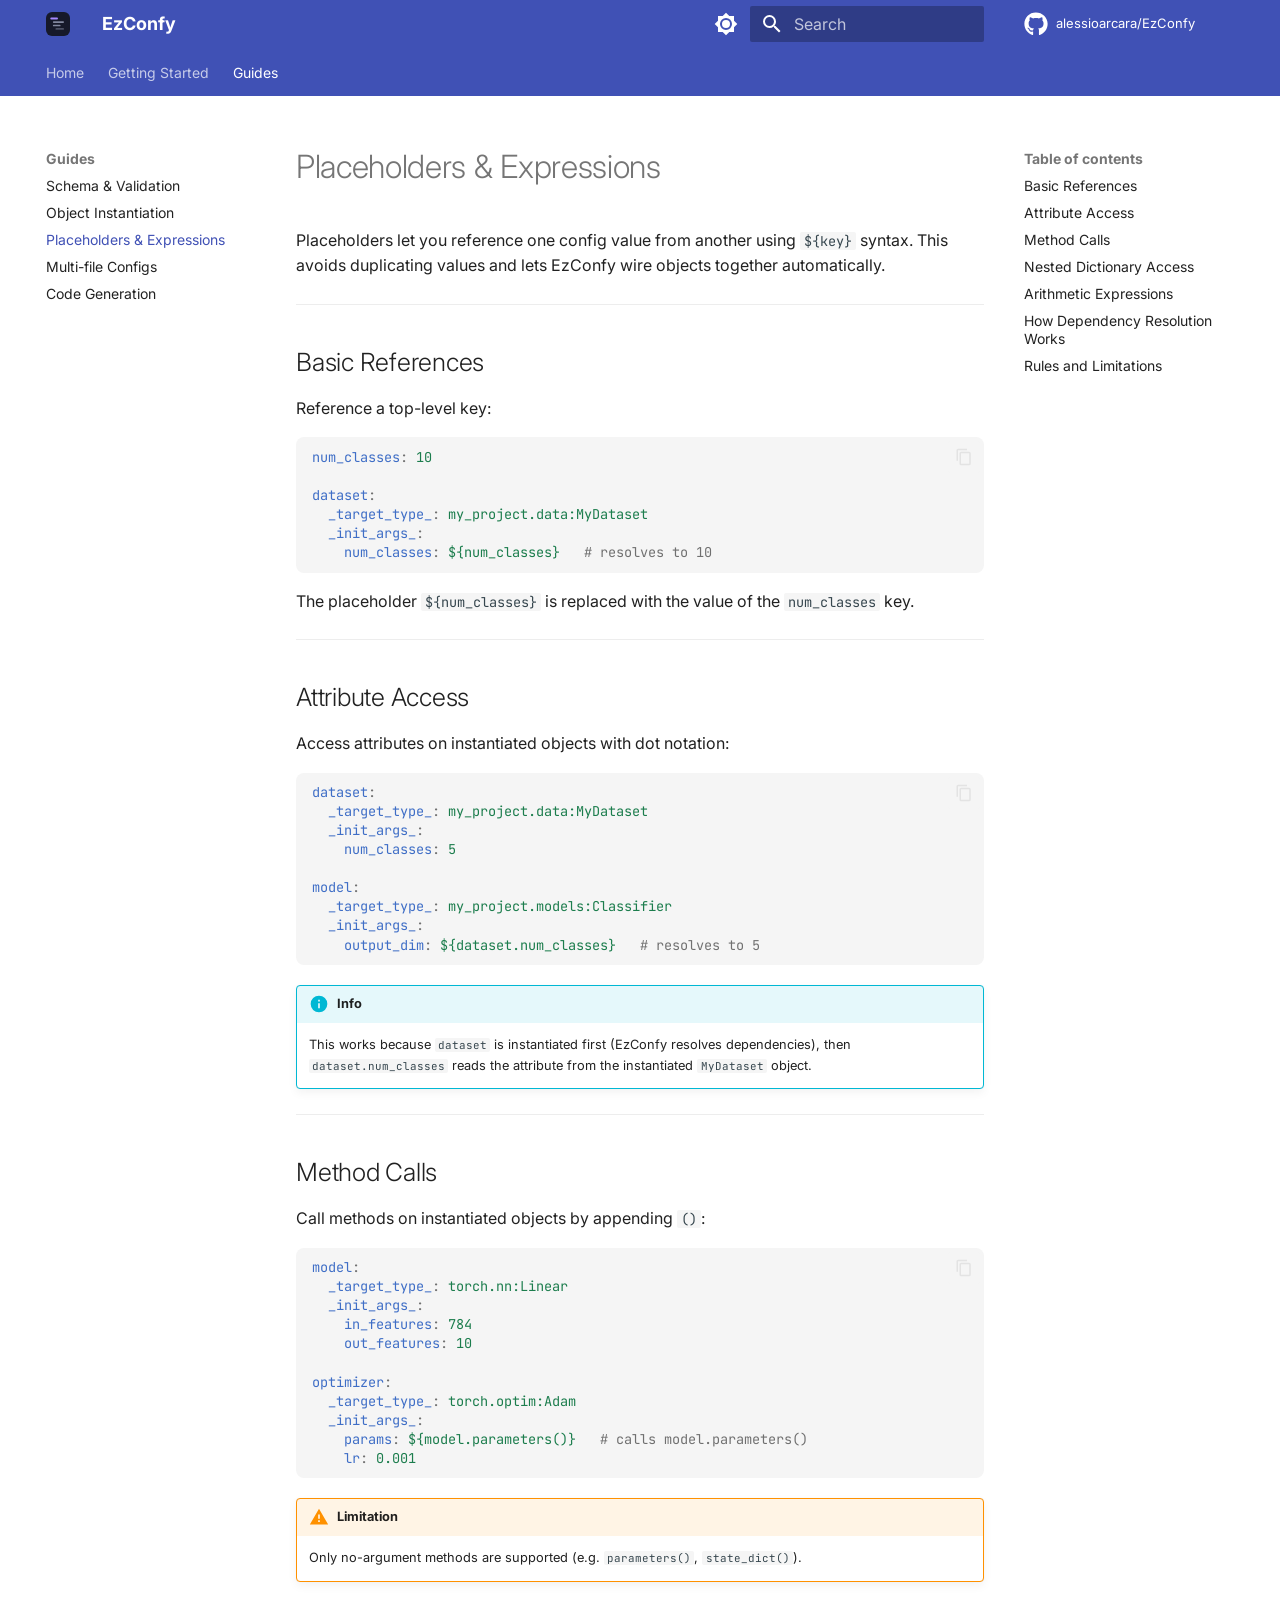
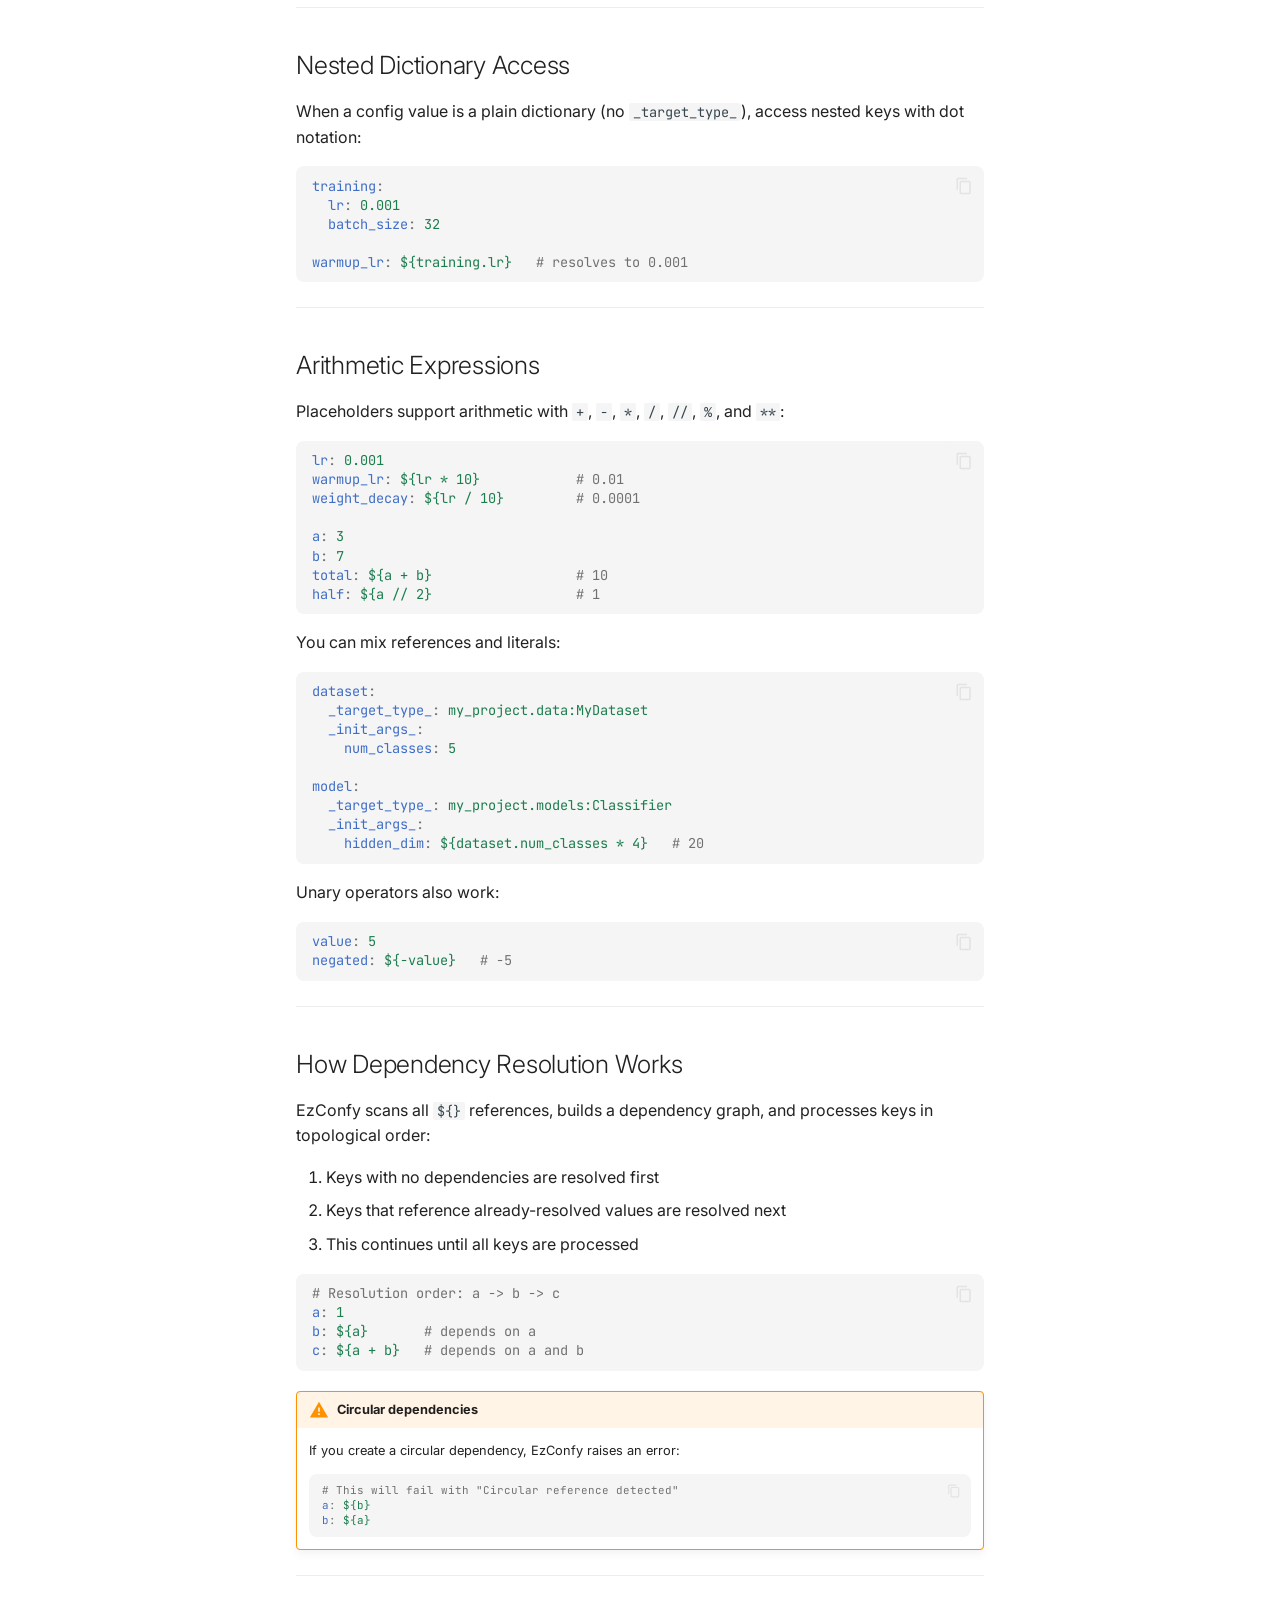
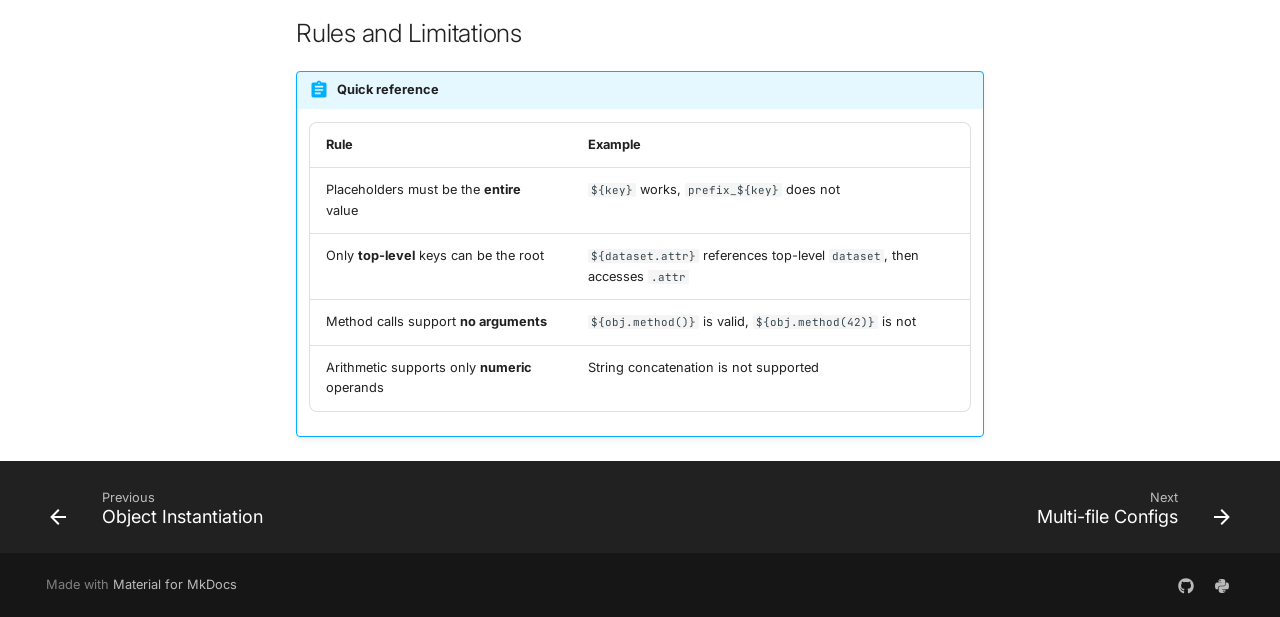
<file: placeholders/index.html>
<!doctype html>
<html lang="en" class="no-js">
  <head>
    
      <meta charset="utf-8">
      <meta name="viewport" content="width=device-width,initial-scale=1">
      
        <meta name="description" content="YAML-based configuration with Pydantic validation and dynamic object instantiation">
      
      
      
        <link rel="canonical" href="https://alessioarcara.github.io/EzConfy/placeholders/">
      
      
        <link rel="prev" href="../instantiation/">
      
      
        <link rel="next" href="../multi-file/">
      
      
        
      
      
      <link rel="icon" href="../logo-mark.svg">
      <meta name="generator" content="mkdocs-1.6.1, mkdocs-material-9.7.5">
    
    
      
        <title>Placeholders & Expressions - EzConfy</title>
      
    
    
      <link rel="stylesheet" href="../assets/stylesheets/main.484c7ddc.min.css">
      
        
        <link rel="stylesheet" href="../assets/stylesheets/palette.ab4e12ef.min.css">
      
      


    
    
      
    
    
      
        
        
        <link rel="preconnect" href="https://fonts.gstatic.com" crossorigin>
        <link rel="stylesheet" href="https://fonts.googleapis.com/css?family=Inter:300,300i,400,400i,700,700i%7CJetBrains+Mono:400,400i,700,700i&display=fallback">
        <style>:root{--md-text-font:"Inter";--md-code-font:"JetBrains Mono"}</style>
      
    
    
      <link rel="stylesheet" href="../assets/_mkdocstrings.css">
    
      <link rel="stylesheet" href="../stylesheets/extra.css">
    
    <script>__md_scope=new URL("..",location),__md_hash=e=>[...e].reduce(((e,_)=>(e<<5)-e+_.charCodeAt(0)),0),__md_get=(e,_=localStorage,t=__md_scope)=>JSON.parse(_.getItem(t.pathname+"."+e)),__md_set=(e,_,t=localStorage,a=__md_scope)=>{try{t.setItem(a.pathname+"."+e,JSON.stringify(_))}catch(e){}}</script>
    
      

    
    
  </head>
  
  
    
    
      
    
    
    
    
    <body dir="ltr" data-md-color-scheme="default" data-md-color-primary="indigo" data-md-color-accent="deep-purple">
  
    
    <input class="md-toggle" data-md-toggle="drawer" type="checkbox" id="__drawer" autocomplete="off">
    <input class="md-toggle" data-md-toggle="search" type="checkbox" id="__search" autocomplete="off">
    <label class="md-overlay" for="__drawer"></label>
    <div data-md-component="skip">
      
        
        <a href="#placeholders-expressions" class="md-skip">
          Skip to content
        </a>
      
    </div>
    <div data-md-component="announce">
      
    </div>
    
    
      

<header class="md-header" data-md-component="header">
  <nav class="md-header__inner md-grid" aria-label="Header">
    <a href=".." title="EzConfy" class="md-header__button md-logo" aria-label="EzConfy" data-md-component="logo">
      
  <img src="../logo-mark.svg" alt="logo">

    </a>
    <label class="md-header__button md-icon" for="__drawer">
      
      <svg xmlns="http://www.w3.org/2000/svg" viewBox="0 0 24 24"><path d="M3 6h18v2H3zm0 5h18v2H3zm0 5h18v2H3z"/></svg>
    </label>
    <div class="md-header__title" data-md-component="header-title">
      <div class="md-header__ellipsis">
        <div class="md-header__topic">
          <span class="md-ellipsis">
            EzConfy
          </span>
        </div>
        <div class="md-header__topic" data-md-component="header-topic">
          <span class="md-ellipsis">
            
              Placeholders & Expressions
            
          </span>
        </div>
      </div>
    </div>
    
      
        <form class="md-header__option" data-md-component="palette">
  
    
    
    
    <input class="md-option" data-md-color-media="(prefers-color-scheme: light)" data-md-color-scheme="default" data-md-color-primary="indigo" data-md-color-accent="deep-purple"  aria-label="Switch to dark mode"  type="radio" name="__palette" id="__palette_0">
    
      <label class="md-header__button md-icon" title="Switch to dark mode" for="__palette_1" hidden>
        <svg xmlns="http://www.w3.org/2000/svg" viewBox="0 0 24 24"><path d="M12 8a4 4 0 0 0-4 4 4 4 0 0 0 4 4 4 4 0 0 0 4-4 4 4 0 0 0-4-4m0 10a6 6 0 0 1-6-6 6 6 0 0 1 6-6 6 6 0 0 1 6 6 6 6 0 0 1-6 6m8-9.31V4h-4.69L12 .69 8.69 4H4v4.69L.69 12 4 15.31V20h4.69L12 23.31 15.31 20H20v-4.69L23.31 12z"/></svg>
      </label>
    
  
    
    
    
    <input class="md-option" data-md-color-media="(prefers-color-scheme: dark)" data-md-color-scheme="slate" data-md-color-primary="indigo" data-md-color-accent="deep-purple"  aria-label="Switch to light mode"  type="radio" name="__palette" id="__palette_1">
    
      <label class="md-header__button md-icon" title="Switch to light mode" for="__palette_0" hidden>
        <svg xmlns="http://www.w3.org/2000/svg" viewBox="0 0 24 24"><path d="M12 18c-.89 0-1.74-.2-2.5-.55C11.56 16.5 13 14.42 13 12s-1.44-4.5-3.5-5.45C10.26 6.2 11.11 6 12 6a6 6 0 0 1 6 6 6 6 0 0 1-6 6m8-9.31V4h-4.69L12 .69 8.69 4H4v4.69L.69 12 4 15.31V20h4.69L12 23.31 15.31 20H20v-4.69L23.31 12z"/></svg>
      </label>
    
  
</form>
      
    
    
      <script>var palette=__md_get("__palette");if(palette&&palette.color){if("(prefers-color-scheme)"===palette.color.media){var media=matchMedia("(prefers-color-scheme: light)"),input=document.querySelector(media.matches?"[data-md-color-media='(prefers-color-scheme: light)']":"[data-md-color-media='(prefers-color-scheme: dark)']");palette.color.media=input.getAttribute("data-md-color-media"),palette.color.scheme=input.getAttribute("data-md-color-scheme"),palette.color.primary=input.getAttribute("data-md-color-primary"),palette.color.accent=input.getAttribute("data-md-color-accent")}for(var[key,value]of Object.entries(palette.color))document.body.setAttribute("data-md-color-"+key,value)}</script>
    
    
    
      
      
        <label class="md-header__button md-icon" for="__search">
          
          <svg xmlns="http://www.w3.org/2000/svg" viewBox="0 0 24 24"><path d="M9.5 3A6.5 6.5 0 0 1 16 9.5c0 1.61-.59 3.09-1.56 4.23l.27.27h.79l5 5-1.5 1.5-5-5v-.79l-.27-.27A6.52 6.52 0 0 1 9.5 16 6.5 6.5 0 0 1 3 9.5 6.5 6.5 0 0 1 9.5 3m0 2C7 5 5 7 5 9.5S7 14 9.5 14 14 12 14 9.5 12 5 9.5 5"/></svg>
        </label>
        <div class="md-search" data-md-component="search" role="dialog">
  <label class="md-search__overlay" for="__search"></label>
  <div class="md-search__inner" role="search">
    <form class="md-search__form" name="search">
      <input type="text" class="md-search__input" name="query" aria-label="Search" placeholder="Search" autocapitalize="off" autocorrect="off" autocomplete="off" spellcheck="false" data-md-component="search-query" required>
      <label class="md-search__icon md-icon" for="__search">
        
        <svg xmlns="http://www.w3.org/2000/svg" viewBox="0 0 24 24"><path d="M9.5 3A6.5 6.5 0 0 1 16 9.5c0 1.61-.59 3.09-1.56 4.23l.27.27h.79l5 5-1.5 1.5-5-5v-.79l-.27-.27A6.52 6.52 0 0 1 9.5 16 6.5 6.5 0 0 1 3 9.5 6.5 6.5 0 0 1 9.5 3m0 2C7 5 5 7 5 9.5S7 14 9.5 14 14 12 14 9.5 12 5 9.5 5"/></svg>
        
        <svg xmlns="http://www.w3.org/2000/svg" viewBox="0 0 24 24"><path d="M20 11v2H8l5.5 5.5-1.42 1.42L4.16 12l7.92-7.92L13.5 5.5 8 11z"/></svg>
      </label>
      <nav class="md-search__options" aria-label="Search">
        
        <button type="reset" class="md-search__icon md-icon" title="Clear" aria-label="Clear" tabindex="-1">
          
          <svg xmlns="http://www.w3.org/2000/svg" viewBox="0 0 24 24"><path d="M19 6.41 17.59 5 12 10.59 6.41 5 5 6.41 10.59 12 5 17.59 6.41 19 12 13.41 17.59 19 19 17.59 13.41 12z"/></svg>
        </button>
      </nav>
      
        <div class="md-search__suggest" data-md-component="search-suggest"></div>
      
    </form>
    <div class="md-search__output">
      <div class="md-search__scrollwrap" tabindex="0" data-md-scrollfix>
        <div class="md-search-result" data-md-component="search-result">
          <div class="md-search-result__meta">
            Initializing search
          </div>
          <ol class="md-search-result__list" role="presentation"></ol>
        </div>
      </div>
    </div>
  </div>
</div>
      
    
    
      <div class="md-header__source">
        <a href="https://github.com/alessioarcara/EzConfy" title="Go to repository" class="md-source" data-md-component="source">
  <div class="md-source__icon md-icon">
    
    <svg xmlns="http://www.w3.org/2000/svg" viewBox="0 0 512 512"><!--! Font Awesome Free 7.1.0 by @fontawesome - https://fontawesome.com License - https://fontawesome.com/license/free (Icons: CC BY 4.0, Fonts: SIL OFL 1.1, Code: MIT License) Copyright 2025 Fonticons, Inc.--><path d="M173.9 397.4c0 2-2.3 3.6-5.2 3.6-3.3.3-5.6-1.3-5.6-3.6 0-2 2.3-3.6 5.2-3.6 3-.3 5.6 1.3 5.6 3.6m-31.1-4.5c-.7 2 1.3 4.3 4.3 4.9 2.6 1 5.6 0 6.2-2s-1.3-4.3-4.3-5.2c-2.6-.7-5.5.3-6.2 2.3m44.2-1.7c-2.9.7-4.9 2.6-4.6 4.9.3 2 2.9 3.3 5.9 2.6 2.9-.7 4.9-2.6 4.6-4.6-.3-1.9-3-3.2-5.9-2.9M252.8 8C114.1 8 8 113.3 8 252c0 110.9 69.8 205.8 169.5 239.2 12.8 2.3 17.3-5.6 17.3-12.1 0-6.2-.3-40.4-.3-61.4 0 0-70 15-84.7-29.8 0 0-11.4-29.1-27.8-36.6 0 0-22.9-15.7 1.6-15.4 0 0 24.9 2 38.6 25.8 21.9 38.6 58.6 27.5 72.9 20.9 2.3-16 8.8-27.1 16-33.7-55.9-6.2-112.3-14.3-112.3-110.5 0-27.5 7.6-41.3 23.6-58.9-2.6-6.5-11.1-33.3 2.6-67.9 20.9-6.5 69 27 69 27 20-5.6 41.5-8.5 62.8-8.5s42.8 2.9 62.8 8.5c0 0 48.1-33.6 69-27 13.7 34.7 5.2 61.4 2.6 67.9 16 17.7 25.8 31.5 25.8 58.9 0 96.5-58.9 104.2-114.8 110.5 9.2 7.9 17 22.9 17 46.4 0 33.7-.3 75.4-.3 83.6 0 6.5 4.6 14.4 17.3 12.1C436.2 457.8 504 362.9 504 252 504 113.3 391.5 8 252.8 8M105.2 352.9c-1.3 1-1 3.3.7 5.2 1.6 1.6 3.9 2.3 5.2 1 1.3-1 1-3.3-.7-5.2-1.6-1.6-3.9-2.3-5.2-1m-10.8-8.1c-.7 1.3.3 2.9 2.3 3.9 1.6 1 3.6.7 4.3-.7.7-1.3-.3-2.9-2.3-3.9-2-.6-3.6-.3-4.3.7m32.4 35.6c-1.6 1.3-1 4.3 1.3 6.2 2.3 2.3 5.2 2.6 6.5 1 1.3-1.3.7-4.3-1.3-6.2-2.2-2.3-5.2-2.6-6.5-1m-11.4-14.7c-1.6 1-1.6 3.6 0 5.9s4.3 3.3 5.6 2.3c1.6-1.3 1.6-3.9 0-6.2-1.4-2.3-4-3.3-5.6-2"/></svg>
  </div>
  <div class="md-source__repository">
    alessioarcara/EzConfy
  </div>
</a>
      </div>
    
  </nav>
  
</header>
    
    <div class="md-container" data-md-component="container">
      
      
        
          
            
<nav class="md-tabs" aria-label="Tabs" data-md-component="tabs">
  <div class="md-grid">
    <ul class="md-tabs__list">
      
        
  
  
  
  
    <li class="md-tabs__item">
      <a href=".." class="md-tabs__link">
        
  
  
    
  
  Home

      </a>
    </li>
  

      
        
  
  
  
  
    <li class="md-tabs__item">
      <a href="../getting-started/" class="md-tabs__link">
        
  
  
    
  
  Getting Started

      </a>
    </li>
  

      
        
  
  
  
    
  
  
    
    
      <li class="md-tabs__item md-tabs__item--active">
        <a href="../schema/" class="md-tabs__link">
          
  
  
  Guides

        </a>
      </li>
    
  

      
    </ul>
  </div>
</nav>
          
        
      
      <main class="md-main" data-md-component="main">
        <div class="md-main__inner md-grid">
          
            
              
              <div class="md-sidebar md-sidebar--primary" data-md-component="sidebar" data-md-type="navigation" >
                <div class="md-sidebar__scrollwrap">
                  <div class="md-sidebar__inner">
                    


  


<nav class="md-nav md-nav--primary md-nav--lifted" aria-label="Navigation" data-md-level="0">
  <label class="md-nav__title" for="__drawer">
    <a href=".." title="EzConfy" class="md-nav__button md-logo" aria-label="EzConfy" data-md-component="logo">
      
  <img src="../logo-mark.svg" alt="logo">

    </a>
    EzConfy
  </label>
  
    <div class="md-nav__source">
      <a href="https://github.com/alessioarcara/EzConfy" title="Go to repository" class="md-source" data-md-component="source">
  <div class="md-source__icon md-icon">
    
    <svg xmlns="http://www.w3.org/2000/svg" viewBox="0 0 512 512"><!--! Font Awesome Free 7.1.0 by @fontawesome - https://fontawesome.com License - https://fontawesome.com/license/free (Icons: CC BY 4.0, Fonts: SIL OFL 1.1, Code: MIT License) Copyright 2025 Fonticons, Inc.--><path d="M173.9 397.4c0 2-2.3 3.6-5.2 3.6-3.3.3-5.6-1.3-5.6-3.6 0-2 2.3-3.6 5.2-3.6 3-.3 5.6 1.3 5.6 3.6m-31.1-4.5c-.7 2 1.3 4.3 4.3 4.9 2.6 1 5.6 0 6.2-2s-1.3-4.3-4.3-5.2c-2.6-.7-5.5.3-6.2 2.3m44.2-1.7c-2.9.7-4.9 2.6-4.6 4.9.3 2 2.9 3.3 5.9 2.6 2.9-.7 4.9-2.6 4.6-4.6-.3-1.9-3-3.2-5.9-2.9M252.8 8C114.1 8 8 113.3 8 252c0 110.9 69.8 205.8 169.5 239.2 12.8 2.3 17.3-5.6 17.3-12.1 0-6.2-.3-40.4-.3-61.4 0 0-70 15-84.7-29.8 0 0-11.4-29.1-27.8-36.6 0 0-22.9-15.7 1.6-15.4 0 0 24.9 2 38.6 25.8 21.9 38.6 58.6 27.5 72.9 20.9 2.3-16 8.8-27.1 16-33.7-55.9-6.2-112.3-14.3-112.3-110.5 0-27.5 7.6-41.3 23.6-58.9-2.6-6.5-11.1-33.3 2.6-67.9 20.9-6.5 69 27 69 27 20-5.6 41.5-8.5 62.8-8.5s42.8 2.9 62.8 8.5c0 0 48.1-33.6 69-27 13.7 34.7 5.2 61.4 2.6 67.9 16 17.7 25.8 31.5 25.8 58.9 0 96.5-58.9 104.2-114.8 110.5 9.2 7.9 17 22.9 17 46.4 0 33.7-.3 75.4-.3 83.6 0 6.5 4.6 14.4 17.3 12.1C436.2 457.8 504 362.9 504 252 504 113.3 391.5 8 252.8 8M105.2 352.9c-1.3 1-1 3.3.7 5.2 1.6 1.6 3.9 2.3 5.2 1 1.3-1 1-3.3-.7-5.2-1.6-1.6-3.9-2.3-5.2-1m-10.8-8.1c-.7 1.3.3 2.9 2.3 3.9 1.6 1 3.6.7 4.3-.7.7-1.3-.3-2.9-2.3-3.9-2-.6-3.6-.3-4.3.7m32.4 35.6c-1.6 1.3-1 4.3 1.3 6.2 2.3 2.3 5.2 2.6 6.5 1 1.3-1.3.7-4.3-1.3-6.2-2.2-2.3-5.2-2.6-6.5-1m-11.4-14.7c-1.6 1-1.6 3.6 0 5.9s4.3 3.3 5.6 2.3c1.6-1.3 1.6-3.9 0-6.2-1.4-2.3-4-3.3-5.6-2"/></svg>
  </div>
  <div class="md-source__repository">
    alessioarcara/EzConfy
  </div>
</a>
    </div>
  
  <ul class="md-nav__list" data-md-scrollfix>
    
      
      
  
  
  
  
    <li class="md-nav__item">
      <a href=".." class="md-nav__link">
        
  
  
  <span class="md-ellipsis">
    
  
    Home
  

    
  </span>
  
  

      </a>
    </li>
  

    
      
      
  
  
  
  
    <li class="md-nav__item">
      <a href="../getting-started/" class="md-nav__link">
        
  
  
  <span class="md-ellipsis">
    
  
    Getting Started
  

    
  </span>
  
  

      </a>
    </li>
  

    
      
      
  
  
    
  
  
  
    
    
    
    
      
        
        
      
      
        
      
    
    
    <li class="md-nav__item md-nav__item--active md-nav__item--section md-nav__item--nested">
      
        
        
        <input class="md-nav__toggle md-toggle " type="checkbox" id="__nav_3" checked>
        
          
          <label class="md-nav__link" for="__nav_3" id="__nav_3_label" tabindex="">
            
  
  
  <span class="md-ellipsis">
    
  
    Guides
  

    
  </span>
  
  

            <span class="md-nav__icon md-icon"></span>
          </label>
        
        <nav class="md-nav" data-md-level="1" aria-labelledby="__nav_3_label" aria-expanded="true">
          <label class="md-nav__title" for="__nav_3">
            <span class="md-nav__icon md-icon"></span>
            
  
    Guides
  

          </label>
          <ul class="md-nav__list" data-md-scrollfix>
            
              
                
  
  
  
  
    <li class="md-nav__item">
      <a href="../schema/" class="md-nav__link">
        
  
  
  <span class="md-ellipsis">
    
  
    Schema & Validation
  

    
  </span>
  
  

      </a>
    </li>
  

              
            
              
                
  
  
  
  
    <li class="md-nav__item">
      <a href="../instantiation/" class="md-nav__link">
        
  
  
  <span class="md-ellipsis">
    
  
    Object Instantiation
  

    
  </span>
  
  

      </a>
    </li>
  

              
            
              
                
  
  
    
  
  
  
    <li class="md-nav__item md-nav__item--active">
      
      <input class="md-nav__toggle md-toggle" type="checkbox" id="__toc">
      
      
        
      
      
        <label class="md-nav__link md-nav__link--active" for="__toc">
          
  
  
  <span class="md-ellipsis">
    
  
    Placeholders & Expressions
  

    
  </span>
  
  

          <span class="md-nav__icon md-icon"></span>
        </label>
      
      <a href="./" class="md-nav__link md-nav__link--active">
        
  
  
  <span class="md-ellipsis">
    
  
    Placeholders & Expressions
  

    
  </span>
  
  

      </a>
      
        

<nav class="md-nav md-nav--secondary" aria-label="Table of contents">
  
  
  
    
  
  
    <label class="md-nav__title" for="__toc">
      <span class="md-nav__icon md-icon"></span>
      Table of contents
    </label>
    <ul class="md-nav__list" data-md-component="toc" data-md-scrollfix>
      
        <li class="md-nav__item">
  <a href="#basic-references" class="md-nav__link">
    <span class="md-ellipsis">
      
        Basic References
      
    </span>
  </a>
  
</li>
      
        <li class="md-nav__item">
  <a href="#attribute-access" class="md-nav__link">
    <span class="md-ellipsis">
      
        Attribute Access
      
    </span>
  </a>
  
</li>
      
        <li class="md-nav__item">
  <a href="#method-calls" class="md-nav__link">
    <span class="md-ellipsis">
      
        Method Calls
      
    </span>
  </a>
  
</li>
      
        <li class="md-nav__item">
  <a href="#nested-dictionary-access" class="md-nav__link">
    <span class="md-ellipsis">
      
        Nested Dictionary Access
      
    </span>
  </a>
  
</li>
      
        <li class="md-nav__item">
  <a href="#arithmetic-expressions" class="md-nav__link">
    <span class="md-ellipsis">
      
        Arithmetic Expressions
      
    </span>
  </a>
  
</li>
      
        <li class="md-nav__item">
  <a href="#how-dependency-resolution-works" class="md-nav__link">
    <span class="md-ellipsis">
      
        How Dependency Resolution Works
      
    </span>
  </a>
  
</li>
      
        <li class="md-nav__item">
  <a href="#rules-and-limitations" class="md-nav__link">
    <span class="md-ellipsis">
      
        Rules and Limitations
      
    </span>
  </a>
  
</li>
      
    </ul>
  
</nav>
      
    </li>
  

              
            
              
                
  
  
  
  
    <li class="md-nav__item">
      <a href="../multi-file/" class="md-nav__link">
        
  
  
  <span class="md-ellipsis">
    
  
    Multi-file Configs
  

    
  </span>
  
  

      </a>
    </li>
  

              
            
              
                
  
  
  
  
    <li class="md-nav__item">
      <a href="../codegen/" class="md-nav__link">
        
  
  
  <span class="md-ellipsis">
    
  
    Code Generation
  

    
  </span>
  
  

      </a>
    </li>
  

              
            
          </ul>
        </nav>
      
    </li>
  

    
  </ul>
</nav>
                  </div>
                </div>
              </div>
            
            
              
              <div class="md-sidebar md-sidebar--secondary" data-md-component="sidebar" data-md-type="toc" >
                <div class="md-sidebar__scrollwrap">
                  <div class="md-sidebar__inner">
                    

<nav class="md-nav md-nav--secondary" aria-label="Table of contents">
  
  
  
    
  
  
    <label class="md-nav__title" for="__toc">
      <span class="md-nav__icon md-icon"></span>
      Table of contents
    </label>
    <ul class="md-nav__list" data-md-component="toc" data-md-scrollfix>
      
        <li class="md-nav__item">
  <a href="#basic-references" class="md-nav__link">
    <span class="md-ellipsis">
      
        Basic References
      
    </span>
  </a>
  
</li>
      
        <li class="md-nav__item">
  <a href="#attribute-access" class="md-nav__link">
    <span class="md-ellipsis">
      
        Attribute Access
      
    </span>
  </a>
  
</li>
      
        <li class="md-nav__item">
  <a href="#method-calls" class="md-nav__link">
    <span class="md-ellipsis">
      
        Method Calls
      
    </span>
  </a>
  
</li>
      
        <li class="md-nav__item">
  <a href="#nested-dictionary-access" class="md-nav__link">
    <span class="md-ellipsis">
      
        Nested Dictionary Access
      
    </span>
  </a>
  
</li>
      
        <li class="md-nav__item">
  <a href="#arithmetic-expressions" class="md-nav__link">
    <span class="md-ellipsis">
      
        Arithmetic Expressions
      
    </span>
  </a>
  
</li>
      
        <li class="md-nav__item">
  <a href="#how-dependency-resolution-works" class="md-nav__link">
    <span class="md-ellipsis">
      
        How Dependency Resolution Works
      
    </span>
  </a>
  
</li>
      
        <li class="md-nav__item">
  <a href="#rules-and-limitations" class="md-nav__link">
    <span class="md-ellipsis">
      
        Rules and Limitations
      
    </span>
  </a>
  
</li>
      
    </ul>
  
</nav>
                  </div>
                </div>
              </div>
            
          
          
            <div class="md-content" data-md-component="content">
              
              <article class="md-content__inner md-typeset">
                
                  


  
  


<h1 id="placeholders-expressions">Placeholders &amp; Expressions<a class="headerlink" href="#placeholders-expressions" title="Permanent link">&para;</a></h1>
<p>Placeholders let you reference one config value from another using <code>${key}</code> syntax. This avoids duplicating values and lets EzConfy wire objects together automatically.</p>
<hr />
<h2 id="basic-references">Basic References<a class="headerlink" href="#basic-references" title="Permanent link">&para;</a></h2>
<p>Reference a top-level key:</p>
<div class="language-yaml highlight"><pre><span></span><code><span id="__span-0-1"><a id="__codelineno-0-1" name="__codelineno-0-1" href="#__codelineno-0-1"></a><span class="nt">num_classes</span><span class="p">:</span><span class="w"> </span><span class="l l-Scalar l-Scalar-Plain">10</span>
</span><span id="__span-0-2"><a id="__codelineno-0-2" name="__codelineno-0-2" href="#__codelineno-0-2"></a>
</span><span id="__span-0-3"><a id="__codelineno-0-3" name="__codelineno-0-3" href="#__codelineno-0-3"></a><span class="nt">dataset</span><span class="p">:</span>
</span><span id="__span-0-4"><a id="__codelineno-0-4" name="__codelineno-0-4" href="#__codelineno-0-4"></a><span class="w">  </span><span class="nt">_target_type_</span><span class="p">:</span><span class="w"> </span><span class="l l-Scalar l-Scalar-Plain">my_project.data:MyDataset</span>
</span><span id="__span-0-5"><a id="__codelineno-0-5" name="__codelineno-0-5" href="#__codelineno-0-5"></a><span class="w">  </span><span class="nt">_init_args_</span><span class="p">:</span>
</span><span id="__span-0-6"><a id="__codelineno-0-6" name="__codelineno-0-6" href="#__codelineno-0-6"></a><span class="w">    </span><span class="nt">num_classes</span><span class="p">:</span><span class="w"> </span><span class="l l-Scalar l-Scalar-Plain">${num_classes}</span><span class="w">   </span><span class="c1"># resolves to 10</span>
</span></code></pre></div>
<p>The placeholder <code>${num_classes}</code> is replaced with the value of the <code>num_classes</code> key.</p>
<hr />
<h2 id="attribute-access">Attribute Access<a class="headerlink" href="#attribute-access" title="Permanent link">&para;</a></h2>
<p>Access attributes on instantiated objects with dot notation:</p>
<div class="language-yaml highlight"><pre><span></span><code><span id="__span-1-1"><a id="__codelineno-1-1" name="__codelineno-1-1" href="#__codelineno-1-1"></a><span class="nt">dataset</span><span class="p">:</span>
</span><span id="__span-1-2"><a id="__codelineno-1-2" name="__codelineno-1-2" href="#__codelineno-1-2"></a><span class="w">  </span><span class="nt">_target_type_</span><span class="p">:</span><span class="w"> </span><span class="l l-Scalar l-Scalar-Plain">my_project.data:MyDataset</span>
</span><span id="__span-1-3"><a id="__codelineno-1-3" name="__codelineno-1-3" href="#__codelineno-1-3"></a><span class="w">  </span><span class="nt">_init_args_</span><span class="p">:</span>
</span><span id="__span-1-4"><a id="__codelineno-1-4" name="__codelineno-1-4" href="#__codelineno-1-4"></a><span class="w">    </span><span class="nt">num_classes</span><span class="p">:</span><span class="w"> </span><span class="l l-Scalar l-Scalar-Plain">5</span>
</span><span id="__span-1-5"><a id="__codelineno-1-5" name="__codelineno-1-5" href="#__codelineno-1-5"></a>
</span><span id="__span-1-6"><a id="__codelineno-1-6" name="__codelineno-1-6" href="#__codelineno-1-6"></a><span class="nt">model</span><span class="p">:</span>
</span><span id="__span-1-7"><a id="__codelineno-1-7" name="__codelineno-1-7" href="#__codelineno-1-7"></a><span class="w">  </span><span class="nt">_target_type_</span><span class="p">:</span><span class="w"> </span><span class="l l-Scalar l-Scalar-Plain">my_project.models:Classifier</span>
</span><span id="__span-1-8"><a id="__codelineno-1-8" name="__codelineno-1-8" href="#__codelineno-1-8"></a><span class="w">  </span><span class="nt">_init_args_</span><span class="p">:</span>
</span><span id="__span-1-9"><a id="__codelineno-1-9" name="__codelineno-1-9" href="#__codelineno-1-9"></a><span class="w">    </span><span class="nt">output_dim</span><span class="p">:</span><span class="w"> </span><span class="l l-Scalar l-Scalar-Plain">${dataset.num_classes}</span><span class="w">   </span><span class="c1"># resolves to 5</span>
</span></code></pre></div>
<div class="admonition info">
<p class="admonition-title">Info</p>
<p>This works because <code>dataset</code> is instantiated first (EzConfy resolves dependencies), then <code>dataset.num_classes</code> reads the attribute from the instantiated <code>MyDataset</code> object.</p>
</div>
<hr />
<h2 id="method-calls">Method Calls<a class="headerlink" href="#method-calls" title="Permanent link">&para;</a></h2>
<p>Call methods on instantiated objects by appending <code>()</code>:</p>
<div class="language-yaml highlight"><pre><span></span><code><span id="__span-2-1"><a id="__codelineno-2-1" name="__codelineno-2-1" href="#__codelineno-2-1"></a><span class="nt">model</span><span class="p">:</span>
</span><span id="__span-2-2"><a id="__codelineno-2-2" name="__codelineno-2-2" href="#__codelineno-2-2"></a><span class="w">  </span><span class="nt">_target_type_</span><span class="p">:</span><span class="w"> </span><span class="l l-Scalar l-Scalar-Plain">torch.nn:Linear</span>
</span><span id="__span-2-3"><a id="__codelineno-2-3" name="__codelineno-2-3" href="#__codelineno-2-3"></a><span class="w">  </span><span class="nt">_init_args_</span><span class="p">:</span>
</span><span id="__span-2-4"><a id="__codelineno-2-4" name="__codelineno-2-4" href="#__codelineno-2-4"></a><span class="w">    </span><span class="nt">in_features</span><span class="p">:</span><span class="w"> </span><span class="l l-Scalar l-Scalar-Plain">784</span>
</span><span id="__span-2-5"><a id="__codelineno-2-5" name="__codelineno-2-5" href="#__codelineno-2-5"></a><span class="w">    </span><span class="nt">out_features</span><span class="p">:</span><span class="w"> </span><span class="l l-Scalar l-Scalar-Plain">10</span>
</span><span id="__span-2-6"><a id="__codelineno-2-6" name="__codelineno-2-6" href="#__codelineno-2-6"></a>
</span><span id="__span-2-7"><a id="__codelineno-2-7" name="__codelineno-2-7" href="#__codelineno-2-7"></a><span class="nt">optimizer</span><span class="p">:</span>
</span><span id="__span-2-8"><a id="__codelineno-2-8" name="__codelineno-2-8" href="#__codelineno-2-8"></a><span class="w">  </span><span class="nt">_target_type_</span><span class="p">:</span><span class="w"> </span><span class="l l-Scalar l-Scalar-Plain">torch.optim:Adam</span>
</span><span id="__span-2-9"><a id="__codelineno-2-9" name="__codelineno-2-9" href="#__codelineno-2-9"></a><span class="w">  </span><span class="nt">_init_args_</span><span class="p">:</span>
</span><span id="__span-2-10"><a id="__codelineno-2-10" name="__codelineno-2-10" href="#__codelineno-2-10"></a><span class="w">    </span><span class="nt">params</span><span class="p">:</span><span class="w"> </span><span class="l l-Scalar l-Scalar-Plain">${model.parameters()}</span><span class="w">   </span><span class="c1"># calls model.parameters()</span>
</span><span id="__span-2-11"><a id="__codelineno-2-11" name="__codelineno-2-11" href="#__codelineno-2-11"></a><span class="w">    </span><span class="nt">lr</span><span class="p">:</span><span class="w"> </span><span class="l l-Scalar l-Scalar-Plain">0.001</span>
</span></code></pre></div>
<div class="admonition warning">
<p class="admonition-title">Limitation</p>
<p>Only no-argument methods are supported (e.g. <code>parameters()</code>, <code>state_dict()</code>).</p>
</div>
<hr />
<h2 id="nested-dictionary-access">Nested Dictionary Access<a class="headerlink" href="#nested-dictionary-access" title="Permanent link">&para;</a></h2>
<p>When a config value is a plain dictionary (no <code>_target_type_</code>), access nested keys with dot notation:</p>
<div class="language-yaml highlight"><pre><span></span><code><span id="__span-3-1"><a id="__codelineno-3-1" name="__codelineno-3-1" href="#__codelineno-3-1"></a><span class="nt">training</span><span class="p">:</span>
</span><span id="__span-3-2"><a id="__codelineno-3-2" name="__codelineno-3-2" href="#__codelineno-3-2"></a><span class="w">  </span><span class="nt">lr</span><span class="p">:</span><span class="w"> </span><span class="l l-Scalar l-Scalar-Plain">0.001</span>
</span><span id="__span-3-3"><a id="__codelineno-3-3" name="__codelineno-3-3" href="#__codelineno-3-3"></a><span class="w">  </span><span class="nt">batch_size</span><span class="p">:</span><span class="w"> </span><span class="l l-Scalar l-Scalar-Plain">32</span>
</span><span id="__span-3-4"><a id="__codelineno-3-4" name="__codelineno-3-4" href="#__codelineno-3-4"></a>
</span><span id="__span-3-5"><a id="__codelineno-3-5" name="__codelineno-3-5" href="#__codelineno-3-5"></a><span class="nt">warmup_lr</span><span class="p">:</span><span class="w"> </span><span class="l l-Scalar l-Scalar-Plain">${training.lr}</span><span class="w">   </span><span class="c1"># resolves to 0.001</span>
</span></code></pre></div>
<hr />
<h2 id="arithmetic-expressions">Arithmetic Expressions<a class="headerlink" href="#arithmetic-expressions" title="Permanent link">&para;</a></h2>
<p>Placeholders support arithmetic with <code>+</code>, <code>-</code>, <code>*</code>, <code>/</code>, <code>//</code>, <code>%</code>, and <code>**</code>:</p>
<div class="language-yaml highlight"><pre><span></span><code><span id="__span-4-1"><a id="__codelineno-4-1" name="__codelineno-4-1" href="#__codelineno-4-1"></a><span class="nt">lr</span><span class="p">:</span><span class="w"> </span><span class="l l-Scalar l-Scalar-Plain">0.001</span>
</span><span id="__span-4-2"><a id="__codelineno-4-2" name="__codelineno-4-2" href="#__codelineno-4-2"></a><span class="nt">warmup_lr</span><span class="p">:</span><span class="w"> </span><span class="l l-Scalar l-Scalar-Plain">${lr * 10}</span><span class="w">            </span><span class="c1"># 0.01</span>
</span><span id="__span-4-3"><a id="__codelineno-4-3" name="__codelineno-4-3" href="#__codelineno-4-3"></a><span class="nt">weight_decay</span><span class="p">:</span><span class="w"> </span><span class="l l-Scalar l-Scalar-Plain">${lr / 10}</span><span class="w">         </span><span class="c1"># 0.0001</span>
</span><span id="__span-4-4"><a id="__codelineno-4-4" name="__codelineno-4-4" href="#__codelineno-4-4"></a>
</span><span id="__span-4-5"><a id="__codelineno-4-5" name="__codelineno-4-5" href="#__codelineno-4-5"></a><span class="nt">a</span><span class="p">:</span><span class="w"> </span><span class="l l-Scalar l-Scalar-Plain">3</span>
</span><span id="__span-4-6"><a id="__codelineno-4-6" name="__codelineno-4-6" href="#__codelineno-4-6"></a><span class="nt">b</span><span class="p">:</span><span class="w"> </span><span class="l l-Scalar l-Scalar-Plain">7</span>
</span><span id="__span-4-7"><a id="__codelineno-4-7" name="__codelineno-4-7" href="#__codelineno-4-7"></a><span class="nt">total</span><span class="p">:</span><span class="w"> </span><span class="l l-Scalar l-Scalar-Plain">${a + b}</span><span class="w">                  </span><span class="c1"># 10</span>
</span><span id="__span-4-8"><a id="__codelineno-4-8" name="__codelineno-4-8" href="#__codelineno-4-8"></a><span class="nt">half</span><span class="p">:</span><span class="w"> </span><span class="l l-Scalar l-Scalar-Plain">${a // 2}</span><span class="w">                  </span><span class="c1"># 1</span>
</span></code></pre></div>
<p>You can mix references and literals:</p>
<div class="language-yaml highlight"><pre><span></span><code><span id="__span-5-1"><a id="__codelineno-5-1" name="__codelineno-5-1" href="#__codelineno-5-1"></a><span class="nt">dataset</span><span class="p">:</span>
</span><span id="__span-5-2"><a id="__codelineno-5-2" name="__codelineno-5-2" href="#__codelineno-5-2"></a><span class="w">  </span><span class="nt">_target_type_</span><span class="p">:</span><span class="w"> </span><span class="l l-Scalar l-Scalar-Plain">my_project.data:MyDataset</span>
</span><span id="__span-5-3"><a id="__codelineno-5-3" name="__codelineno-5-3" href="#__codelineno-5-3"></a><span class="w">  </span><span class="nt">_init_args_</span><span class="p">:</span>
</span><span id="__span-5-4"><a id="__codelineno-5-4" name="__codelineno-5-4" href="#__codelineno-5-4"></a><span class="w">    </span><span class="nt">num_classes</span><span class="p">:</span><span class="w"> </span><span class="l l-Scalar l-Scalar-Plain">5</span>
</span><span id="__span-5-5"><a id="__codelineno-5-5" name="__codelineno-5-5" href="#__codelineno-5-5"></a>
</span><span id="__span-5-6"><a id="__codelineno-5-6" name="__codelineno-5-6" href="#__codelineno-5-6"></a><span class="nt">model</span><span class="p">:</span>
</span><span id="__span-5-7"><a id="__codelineno-5-7" name="__codelineno-5-7" href="#__codelineno-5-7"></a><span class="w">  </span><span class="nt">_target_type_</span><span class="p">:</span><span class="w"> </span><span class="l l-Scalar l-Scalar-Plain">my_project.models:Classifier</span>
</span><span id="__span-5-8"><a id="__codelineno-5-8" name="__codelineno-5-8" href="#__codelineno-5-8"></a><span class="w">  </span><span class="nt">_init_args_</span><span class="p">:</span>
</span><span id="__span-5-9"><a id="__codelineno-5-9" name="__codelineno-5-9" href="#__codelineno-5-9"></a><span class="w">    </span><span class="nt">hidden_dim</span><span class="p">:</span><span class="w"> </span><span class="l l-Scalar l-Scalar-Plain">${dataset.num_classes * 4}</span><span class="w">   </span><span class="c1"># 20</span>
</span></code></pre></div>
<p>Unary operators also work:</p>
<div class="language-yaml highlight"><pre><span></span><code><span id="__span-6-1"><a id="__codelineno-6-1" name="__codelineno-6-1" href="#__codelineno-6-1"></a><span class="nt">value</span><span class="p">:</span><span class="w"> </span><span class="l l-Scalar l-Scalar-Plain">5</span>
</span><span id="__span-6-2"><a id="__codelineno-6-2" name="__codelineno-6-2" href="#__codelineno-6-2"></a><span class="nt">negated</span><span class="p">:</span><span class="w"> </span><span class="l l-Scalar l-Scalar-Plain">${-value}</span><span class="w">   </span><span class="c1"># -5</span>
</span></code></pre></div>
<hr />
<h2 id="how-dependency-resolution-works">How Dependency Resolution Works<a class="headerlink" href="#how-dependency-resolution-works" title="Permanent link">&para;</a></h2>
<p>EzConfy scans all <code>${}</code> references, builds a dependency graph, and processes keys in topological order:</p>
<ol>
<li>Keys with no dependencies are resolved first</li>
<li>Keys that reference already-resolved values are resolved next</li>
<li>This continues until all keys are processed</li>
</ol>
<div class="language-yaml highlight"><pre><span></span><code><span id="__span-7-1"><a id="__codelineno-7-1" name="__codelineno-7-1" href="#__codelineno-7-1"></a><span class="c1"># Resolution order: a -&gt; b -&gt; c</span>
</span><span id="__span-7-2"><a id="__codelineno-7-2" name="__codelineno-7-2" href="#__codelineno-7-2"></a><span class="nt">a</span><span class="p">:</span><span class="w"> </span><span class="l l-Scalar l-Scalar-Plain">1</span>
</span><span id="__span-7-3"><a id="__codelineno-7-3" name="__codelineno-7-3" href="#__codelineno-7-3"></a><span class="nt">b</span><span class="p">:</span><span class="w"> </span><span class="l l-Scalar l-Scalar-Plain">${a}</span><span class="w">       </span><span class="c1"># depends on a</span>
</span><span id="__span-7-4"><a id="__codelineno-7-4" name="__codelineno-7-4" href="#__codelineno-7-4"></a><span class="nt">c</span><span class="p">:</span><span class="w"> </span><span class="l l-Scalar l-Scalar-Plain">${a + b}</span><span class="w">   </span><span class="c1"># depends on a and b</span>
</span></code></pre></div>
<div class="admonition warning">
<p class="admonition-title">Circular dependencies</p>
<p>If you create a circular dependency, EzConfy raises an error:</p>
<div class="language-yaml highlight"><pre><span></span><code><span id="__span-8-1"><a id="__codelineno-8-1" name="__codelineno-8-1" href="#__codelineno-8-1"></a><span class="c1"># This will fail with &quot;Circular reference detected&quot;</span>
</span><span id="__span-8-2"><a id="__codelineno-8-2" name="__codelineno-8-2" href="#__codelineno-8-2"></a><span class="nt">a</span><span class="p">:</span><span class="w"> </span><span class="l l-Scalar l-Scalar-Plain">${b}</span>
</span><span id="__span-8-3"><a id="__codelineno-8-3" name="__codelineno-8-3" href="#__codelineno-8-3"></a><span class="nt">b</span><span class="p">:</span><span class="w"> </span><span class="l l-Scalar l-Scalar-Plain">${a}</span>
</span></code></pre></div>
</div>
<hr />
<h2 id="rules-and-limitations">Rules and Limitations<a class="headerlink" href="#rules-and-limitations" title="Permanent link">&para;</a></h2>
<div class="admonition abstract">
<p class="admonition-title">Quick reference</p>
<table>
<thead>
<tr>
<th>Rule</th>
<th>Example</th>
</tr>
</thead>
<tbody>
<tr>
<td>Placeholders must be the <strong>entire</strong> value</td>
<td><code>${key}</code> works, <code>prefix_${key}</code> does not</td>
</tr>
<tr>
<td>Only <strong>top-level</strong> keys can be the root</td>
<td><code>${dataset.attr}</code> references top-level <code>dataset</code>, then accesses <code>.attr</code></td>
</tr>
<tr>
<td>Method calls support <strong>no arguments</strong></td>
<td><code>${obj.method()}</code> is valid, <code>${obj.method(42)}</code> is not</td>
</tr>
<tr>
<td>Arithmetic supports only <strong>numeric</strong> operands</td>
<td>String concatenation is not supported</td>
</tr>
</tbody>
</table>
</div>












                
              </article>
            </div>
          
          
  <script>var tabs=__md_get("__tabs");if(Array.isArray(tabs))e:for(var set of document.querySelectorAll(".tabbed-set")){var labels=set.querySelector(".tabbed-labels");for(var tab of tabs)for(var label of labels.getElementsByTagName("label"))if(label.innerText.trim()===tab){var input=document.getElementById(label.htmlFor);input.checked=!0;continue e}}</script>

<script>var target=document.getElementById(location.hash.slice(1));target&&target.name&&(target.checked=target.name.startsWith("__tabbed_"))</script>
        </div>
        
          <button type="button" class="md-top md-icon" data-md-component="top" hidden>
  
  <svg xmlns="http://www.w3.org/2000/svg" viewBox="0 0 24 24"><path d="M13 20h-2V8l-5.5 5.5-1.42-1.42L12 4.16l7.92 7.92-1.42 1.42L13 8z"/></svg>
  Back to top
</button>
        
      </main>
      
        <footer class="md-footer">
  
    
      
      <nav class="md-footer__inner md-grid" aria-label="Footer" >
        
          
          <a href="../instantiation/" class="md-footer__link md-footer__link--prev" aria-label="Previous: Object Instantiation">
            <div class="md-footer__button md-icon">
              
              <svg xmlns="http://www.w3.org/2000/svg" viewBox="0 0 24 24"><path d="M20 11v2H8l5.5 5.5-1.42 1.42L4.16 12l7.92-7.92L13.5 5.5 8 11z"/></svg>
            </div>
            <div class="md-footer__title">
              <span class="md-footer__direction">
                Previous
              </span>
              <div class="md-ellipsis">
                Object Instantiation
              </div>
            </div>
          </a>
        
        
          
          <a href="../multi-file/" class="md-footer__link md-footer__link--next" aria-label="Next: Multi-file Configs">
            <div class="md-footer__title">
              <span class="md-footer__direction">
                Next
              </span>
              <div class="md-ellipsis">
                Multi-file Configs
              </div>
            </div>
            <div class="md-footer__button md-icon">
              
              <svg xmlns="http://www.w3.org/2000/svg" viewBox="0 0 24 24"><path d="M4 11v2h12l-5.5 5.5 1.42 1.42L19.84 12l-7.92-7.92L10.5 5.5 16 11z"/></svg>
            </div>
          </a>
        
      </nav>
    
  
  <div class="md-footer-meta md-typeset">
    <div class="md-footer-meta__inner md-grid">
      <div class="md-copyright">
  
  
    Made with
    <a href="https://squidfunk.github.io/mkdocs-material/" target="_blank" rel="noopener">
      Material for MkDocs
    </a>
  
</div>
      
        
<div class="md-social">
  
    
    
    
    
      
      
    
    <a href="https://github.com/alessioarcara/EzConfy" target="_blank" rel="noopener" title="github.com" class="md-social__link">
      <svg xmlns="http://www.w3.org/2000/svg" viewBox="0 0 512 512"><!--! Font Awesome Free 7.1.0 by @fontawesome - https://fontawesome.com License - https://fontawesome.com/license/free (Icons: CC BY 4.0, Fonts: SIL OFL 1.1, Code: MIT License) Copyright 2025 Fonticons, Inc.--><path d="M173.9 397.4c0 2-2.3 3.6-5.2 3.6-3.3.3-5.6-1.3-5.6-3.6 0-2 2.3-3.6 5.2-3.6 3-.3 5.6 1.3 5.6 3.6m-31.1-4.5c-.7 2 1.3 4.3 4.3 4.9 2.6 1 5.6 0 6.2-2s-1.3-4.3-4.3-5.2c-2.6-.7-5.5.3-6.2 2.3m44.2-1.7c-2.9.7-4.9 2.6-4.6 4.9.3 2 2.9 3.3 5.9 2.6 2.9-.7 4.9-2.6 4.6-4.6-.3-1.9-3-3.2-5.9-2.9M252.8 8C114.1 8 8 113.3 8 252c0 110.9 69.8 205.8 169.5 239.2 12.8 2.3 17.3-5.6 17.3-12.1 0-6.2-.3-40.4-.3-61.4 0 0-70 15-84.7-29.8 0 0-11.4-29.1-27.8-36.6 0 0-22.9-15.7 1.6-15.4 0 0 24.9 2 38.6 25.8 21.9 38.6 58.6 27.5 72.9 20.9 2.3-16 8.8-27.1 16-33.7-55.9-6.2-112.3-14.3-112.3-110.5 0-27.5 7.6-41.3 23.6-58.9-2.6-6.5-11.1-33.3 2.6-67.9 20.9-6.5 69 27 69 27 20-5.6 41.5-8.5 62.8-8.5s42.8 2.9 62.8 8.5c0 0 48.1-33.6 69-27 13.7 34.7 5.2 61.4 2.6 67.9 16 17.7 25.8 31.5 25.8 58.9 0 96.5-58.9 104.2-114.8 110.5 9.2 7.9 17 22.9 17 46.4 0 33.7-.3 75.4-.3 83.6 0 6.5 4.6 14.4 17.3 12.1C436.2 457.8 504 362.9 504 252 504 113.3 391.5 8 252.8 8M105.2 352.9c-1.3 1-1 3.3.7 5.2 1.6 1.6 3.9 2.3 5.2 1 1.3-1 1-3.3-.7-5.2-1.6-1.6-3.9-2.3-5.2-1m-10.8-8.1c-.7 1.3.3 2.9 2.3 3.9 1.6 1 3.6.7 4.3-.7.7-1.3-.3-2.9-2.3-3.9-2-.6-3.6-.3-4.3.7m32.4 35.6c-1.6 1.3-1 4.3 1.3 6.2 2.3 2.3 5.2 2.6 6.5 1 1.3-1.3.7-4.3-1.3-6.2-2.2-2.3-5.2-2.6-6.5-1m-11.4-14.7c-1.6 1-1.6 3.6 0 5.9s4.3 3.3 5.6 2.3c1.6-1.3 1.6-3.9 0-6.2-1.4-2.3-4-3.3-5.6-2"/></svg>
    </a>
  
    
    
    
    
      
      
    
    <a href="https://pypi.org/project/ezconfy/" target="_blank" rel="noopener" title="pypi.org" class="md-social__link">
      <svg xmlns="http://www.w3.org/2000/svg" viewBox="0 0 448 512"><!--! Font Awesome Free 7.1.0 by @fontawesome - https://fontawesome.com License - https://fontawesome.com/license/free (Icons: CC BY 4.0, Fonts: SIL OFL 1.1, Code: MIT License) Copyright 2025 Fonticons, Inc.--><path d="M439.8 200.5c-7.7-30.9-22.3-54.2-53.4-54.2h-40.1v47.4c0 36.8-31.2 67.8-66.8 67.8H172.7c-29.2 0-53.4 25-53.4 54.3v101.8c0 29 25.2 46 53.4 54.3 33.8 9.9 66.3 11.7 106.8 0 26.9-7.8 53.4-23.5 53.4-54.3v-40.7H226.2v-13.6h160.2c31.1 0 42.6-21.7 53.4-54.2 11.2-33.5 10.7-65.7 0-108.6M286.2 444.7a20.4 20.4 0 1 1 0-40.7 20.4 20.4 0 1 1 0 40.7M167.8 248.1h106.8c29.7 0 53.4-24.5 53.4-54.3V91.9c0-29-24.4-50.7-53.4-55.6-35.8-5.9-74.7-5.6-106.8.1-45.2 8-53.4 24.7-53.4 55.6v40.7h106.9v13.6h-147c-31.1 0-58.3 18.7-66.8 54.2-9.8 40.7-10.2 66.1 0 108.6 7.6 31.6 25.7 54.2 56.8 54.2H101v-48.8c0-35.3 30.5-66.4 66.8-66.4m-6.6-183.4a20.4 20.4 0 1 1 0 40.8 20.4 20.4 0 1 1 0-40.8"/></svg>
    </a>
  
</div>
      
    </div>
  </div>
</footer>
      
    </div>
    <div class="md-dialog" data-md-component="dialog">
      <div class="md-dialog__inner md-typeset"></div>
    </div>
    
      <div class="md-progress" data-md-component="progress" role="progressbar"></div>
    
    
    
      
      
      <script id="__config" type="application/json">{"annotate": null, "base": "..", "features": ["content.code.copy", "content.code.annotate", "content.tabs.link", "navigation.tabs", "navigation.sections", "navigation.top", "navigation.footer", "navigation.instant", "navigation.instant.progress", "search.suggest", "search.highlight", "toc.follow"], "search": "../assets/javascripts/workers/search.2c215733.min.js", "tags": null, "translations": {"clipboard.copied": "Copied to clipboard", "clipboard.copy": "Copy to clipboard", "search.result.more.one": "1 more on this page", "search.result.more.other": "# more on this page", "search.result.none": "No matching documents", "search.result.one": "1 matching document", "search.result.other": "# matching documents", "search.result.placeholder": "Type to start searching", "search.result.term.missing": "Missing", "select.version": "Select version"}, "version": null}</script>
    
    
      <script src="../assets/javascripts/bundle.79ae519e.min.js"></script>
      
    
  </body>
</html>
</file>
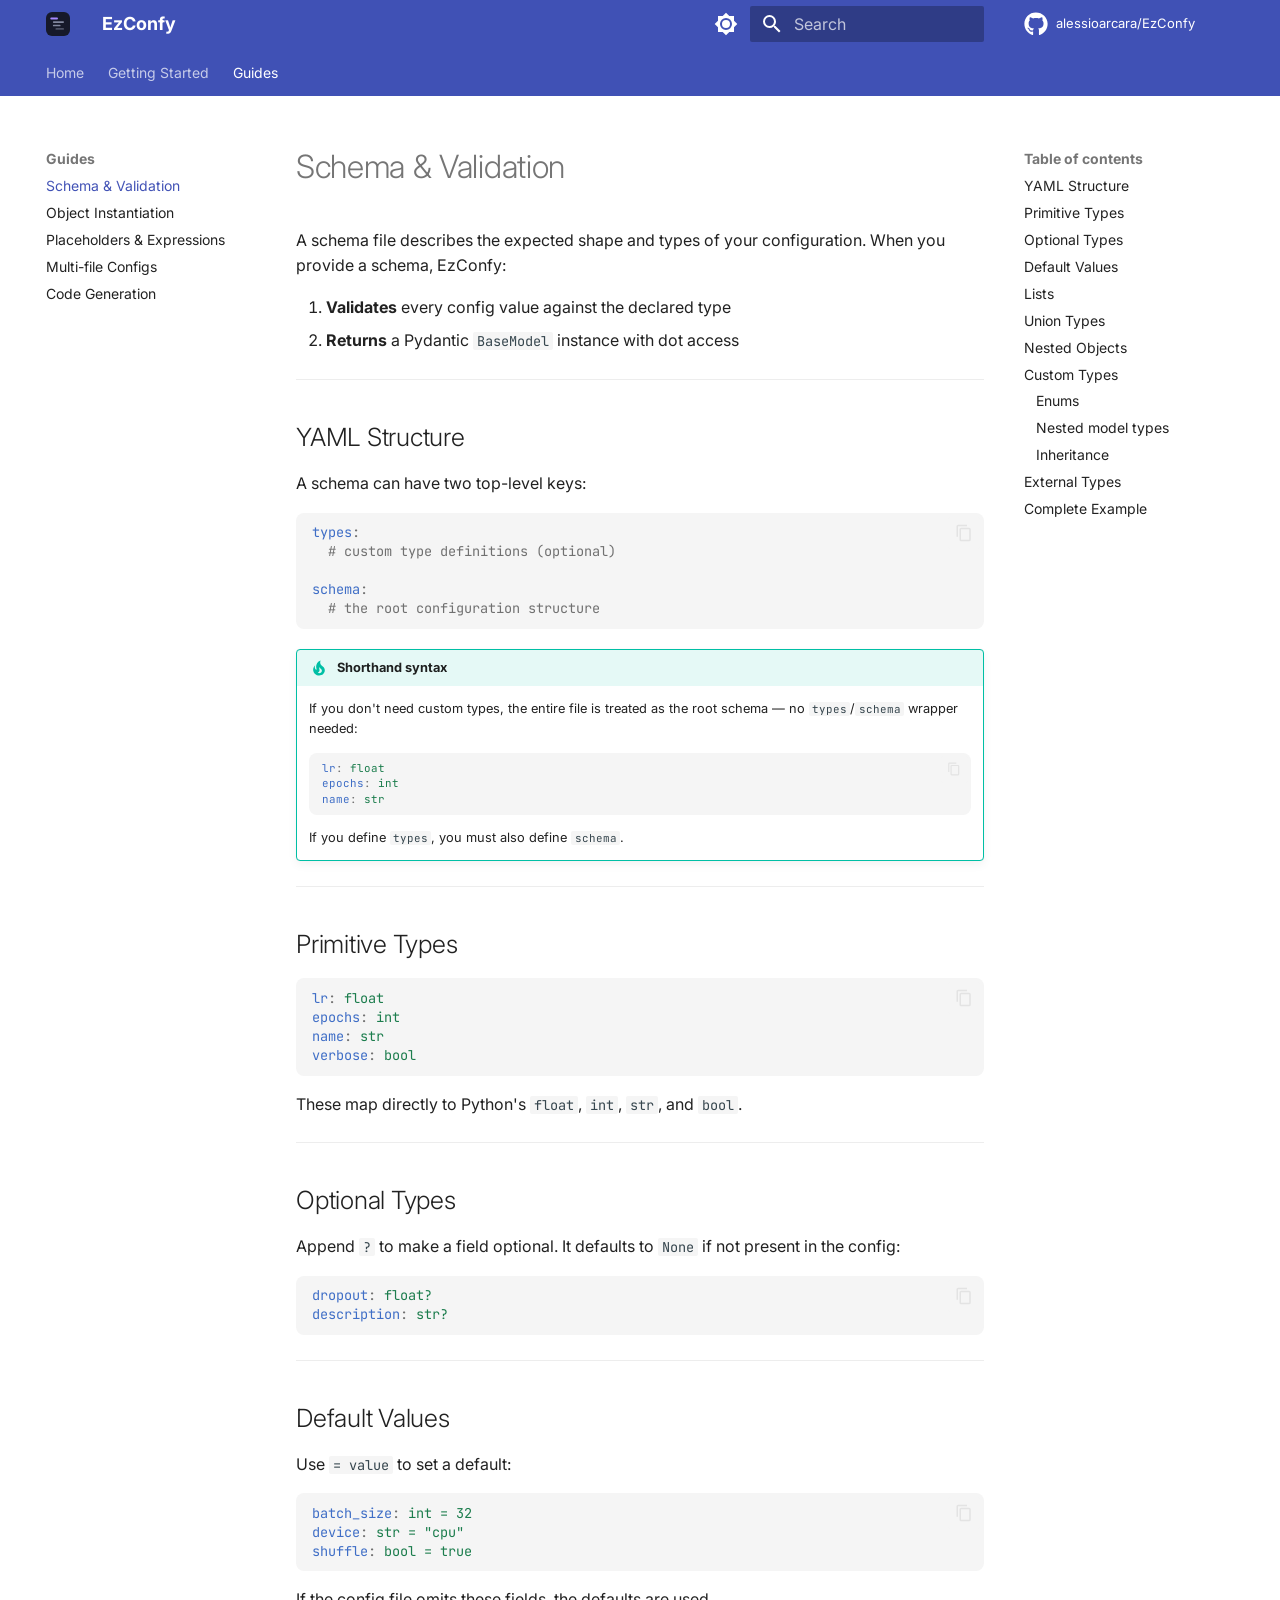
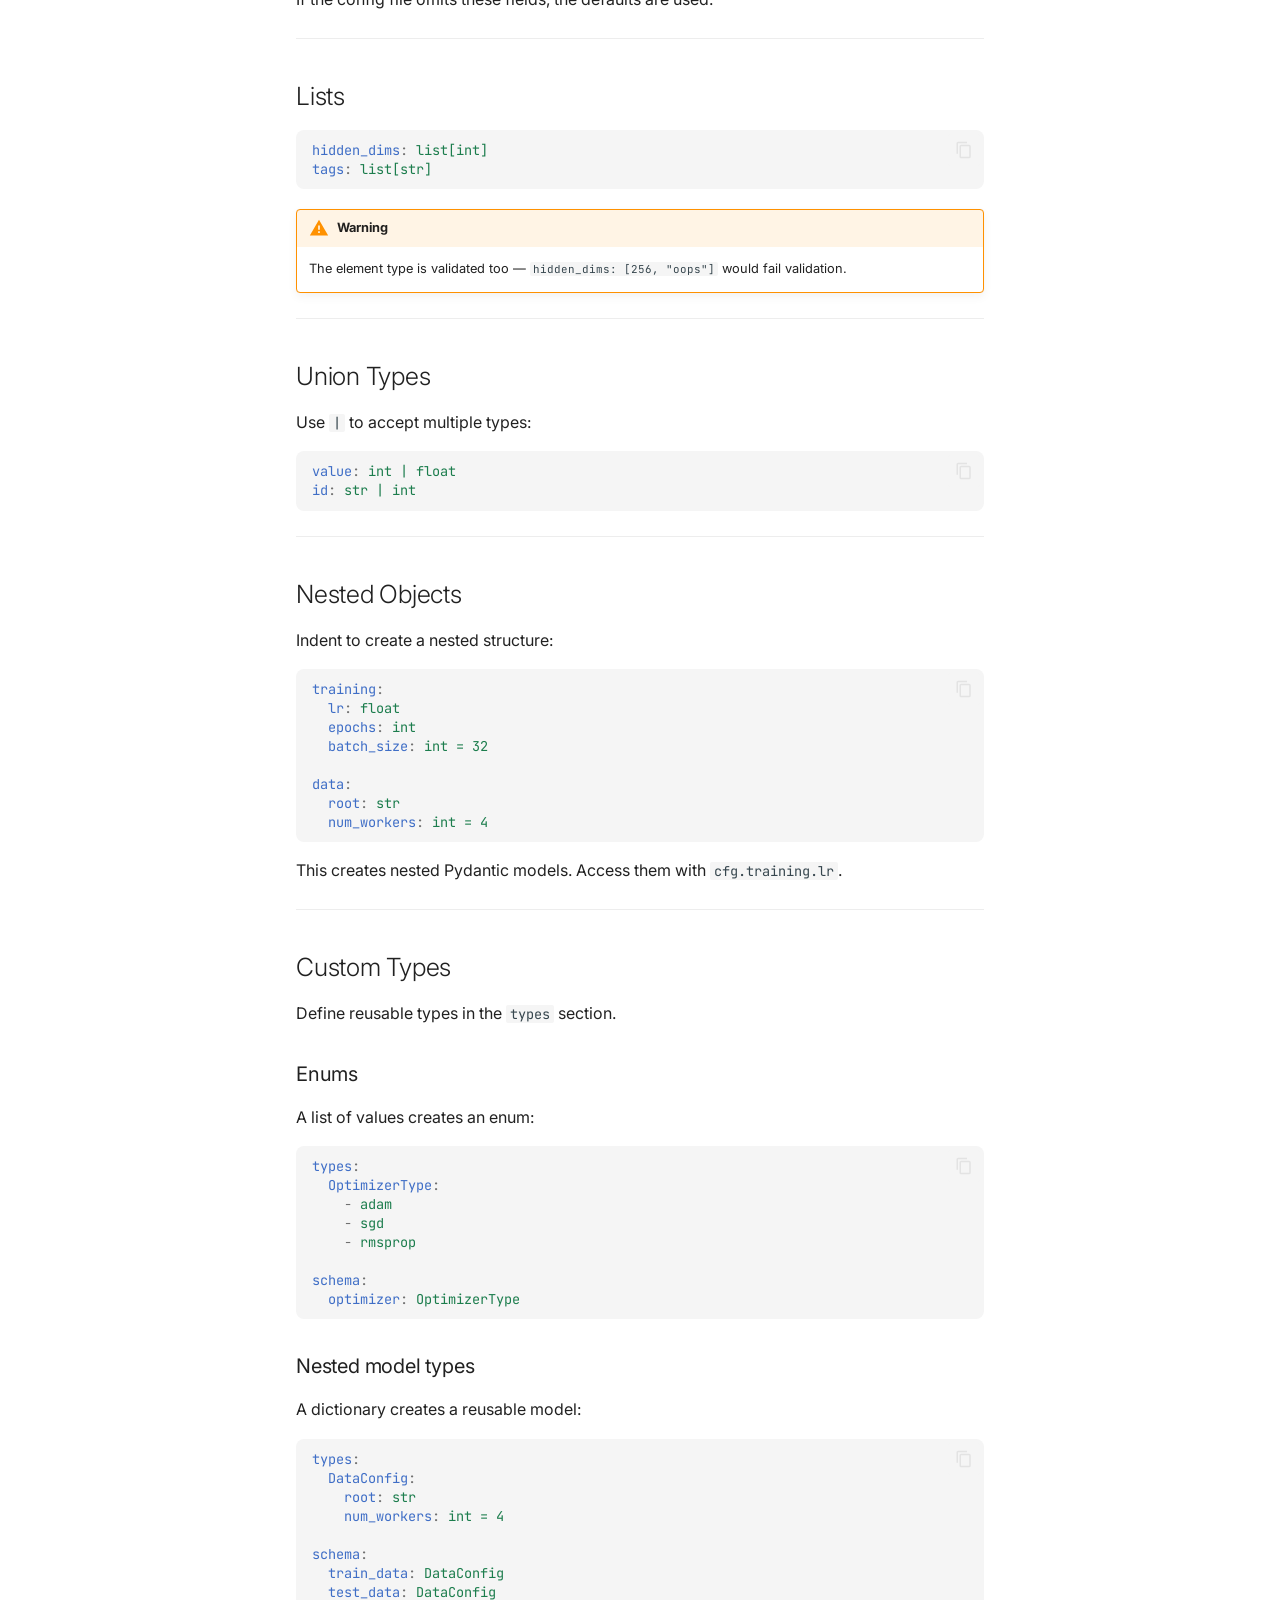
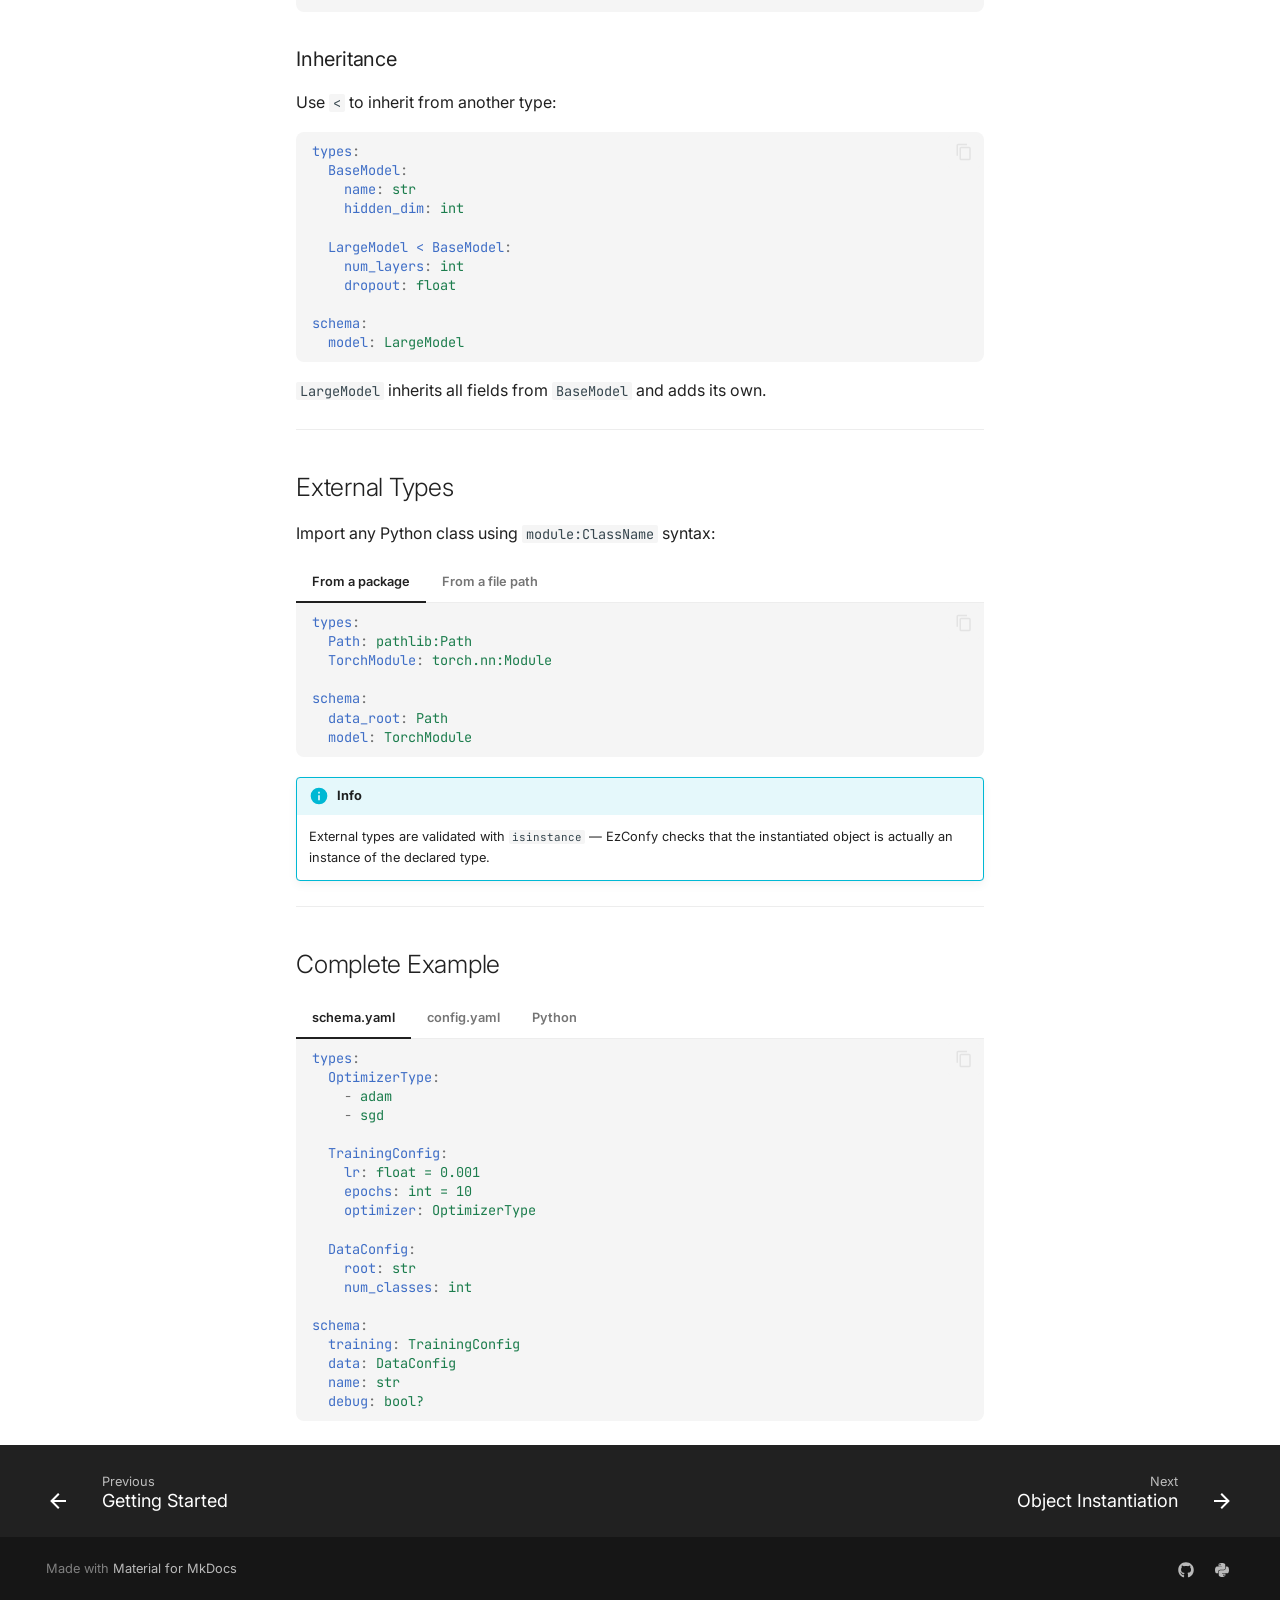
<file: schema/index.html>
<!doctype html>
<html lang="en" class="no-js">
  <head>
    
      <meta charset="utf-8">
      <meta name="viewport" content="width=device-width,initial-scale=1">
      
        <meta name="description" content="YAML-based configuration with Pydantic validation and dynamic object instantiation">
      
      
      
        <link rel="canonical" href="https://alessioarcara.github.io/EzConfy/schema/">
      
      
        <link rel="prev" href="../getting-started/">
      
      
        <link rel="next" href="../instantiation/">
      
      
        
      
      
      <link rel="icon" href="../logo-mark.svg">
      <meta name="generator" content="mkdocs-1.6.1, mkdocs-material-9.7.5">
    
    
      
        <title>Schema & Validation - EzConfy</title>
      
    
    
      <link rel="stylesheet" href="../assets/stylesheets/main.484c7ddc.min.css">
      
        
        <link rel="stylesheet" href="../assets/stylesheets/palette.ab4e12ef.min.css">
      
      


    
    
      
    
    
      
        
        
        <link rel="preconnect" href="https://fonts.gstatic.com" crossorigin>
        <link rel="stylesheet" href="https://fonts.googleapis.com/css?family=Inter:300,300i,400,400i,700,700i%7CJetBrains+Mono:400,400i,700,700i&display=fallback">
        <style>:root{--md-text-font:"Inter";--md-code-font:"JetBrains Mono"}</style>
      
    
    
      <link rel="stylesheet" href="../assets/_mkdocstrings.css">
    
      <link rel="stylesheet" href="../stylesheets/extra.css">
    
    <script>__md_scope=new URL("..",location),__md_hash=e=>[...e].reduce(((e,_)=>(e<<5)-e+_.charCodeAt(0)),0),__md_get=(e,_=localStorage,t=__md_scope)=>JSON.parse(_.getItem(t.pathname+"."+e)),__md_set=(e,_,t=localStorage,a=__md_scope)=>{try{t.setItem(a.pathname+"."+e,JSON.stringify(_))}catch(e){}}</script>
    
      

    
    
  </head>
  
  
    
    
      
    
    
    
    
    <body dir="ltr" data-md-color-scheme="default" data-md-color-primary="indigo" data-md-color-accent="deep-purple">
  
    
    <input class="md-toggle" data-md-toggle="drawer" type="checkbox" id="__drawer" autocomplete="off">
    <input class="md-toggle" data-md-toggle="search" type="checkbox" id="__search" autocomplete="off">
    <label class="md-overlay" for="__drawer"></label>
    <div data-md-component="skip">
      
        
        <a href="#schema-validation" class="md-skip">
          Skip to content
        </a>
      
    </div>
    <div data-md-component="announce">
      
    </div>
    
    
      

<header class="md-header" data-md-component="header">
  <nav class="md-header__inner md-grid" aria-label="Header">
    <a href=".." title="EzConfy" class="md-header__button md-logo" aria-label="EzConfy" data-md-component="logo">
      
  <img src="../logo-mark.svg" alt="logo">

    </a>
    <label class="md-header__button md-icon" for="__drawer">
      
      <svg xmlns="http://www.w3.org/2000/svg" viewBox="0 0 24 24"><path d="M3 6h18v2H3zm0 5h18v2H3zm0 5h18v2H3z"/></svg>
    </label>
    <div class="md-header__title" data-md-component="header-title">
      <div class="md-header__ellipsis">
        <div class="md-header__topic">
          <span class="md-ellipsis">
            EzConfy
          </span>
        </div>
        <div class="md-header__topic" data-md-component="header-topic">
          <span class="md-ellipsis">
            
              Schema & Validation
            
          </span>
        </div>
      </div>
    </div>
    
      
        <form class="md-header__option" data-md-component="palette">
  
    
    
    
    <input class="md-option" data-md-color-media="(prefers-color-scheme: light)" data-md-color-scheme="default" data-md-color-primary="indigo" data-md-color-accent="deep-purple"  aria-label="Switch to dark mode"  type="radio" name="__palette" id="__palette_0">
    
      <label class="md-header__button md-icon" title="Switch to dark mode" for="__palette_1" hidden>
        <svg xmlns="http://www.w3.org/2000/svg" viewBox="0 0 24 24"><path d="M12 8a4 4 0 0 0-4 4 4 4 0 0 0 4 4 4 4 0 0 0 4-4 4 4 0 0 0-4-4m0 10a6 6 0 0 1-6-6 6 6 0 0 1 6-6 6 6 0 0 1 6 6 6 6 0 0 1-6 6m8-9.31V4h-4.69L12 .69 8.69 4H4v4.69L.69 12 4 15.31V20h4.69L12 23.31 15.31 20H20v-4.69L23.31 12z"/></svg>
      </label>
    
  
    
    
    
    <input class="md-option" data-md-color-media="(prefers-color-scheme: dark)" data-md-color-scheme="slate" data-md-color-primary="indigo" data-md-color-accent="deep-purple"  aria-label="Switch to light mode"  type="radio" name="__palette" id="__palette_1">
    
      <label class="md-header__button md-icon" title="Switch to light mode" for="__palette_0" hidden>
        <svg xmlns="http://www.w3.org/2000/svg" viewBox="0 0 24 24"><path d="M12 18c-.89 0-1.74-.2-2.5-.55C11.56 16.5 13 14.42 13 12s-1.44-4.5-3.5-5.45C10.26 6.2 11.11 6 12 6a6 6 0 0 1 6 6 6 6 0 0 1-6 6m8-9.31V4h-4.69L12 .69 8.69 4H4v4.69L.69 12 4 15.31V20h4.69L12 23.31 15.31 20H20v-4.69L23.31 12z"/></svg>
      </label>
    
  
</form>
      
    
    
      <script>var palette=__md_get("__palette");if(palette&&palette.color){if("(prefers-color-scheme)"===palette.color.media){var media=matchMedia("(prefers-color-scheme: light)"),input=document.querySelector(media.matches?"[data-md-color-media='(prefers-color-scheme: light)']":"[data-md-color-media='(prefers-color-scheme: dark)']");palette.color.media=input.getAttribute("data-md-color-media"),palette.color.scheme=input.getAttribute("data-md-color-scheme"),palette.color.primary=input.getAttribute("data-md-color-primary"),palette.color.accent=input.getAttribute("data-md-color-accent")}for(var[key,value]of Object.entries(palette.color))document.body.setAttribute("data-md-color-"+key,value)}</script>
    
    
    
      
      
        <label class="md-header__button md-icon" for="__search">
          
          <svg xmlns="http://www.w3.org/2000/svg" viewBox="0 0 24 24"><path d="M9.5 3A6.5 6.5 0 0 1 16 9.5c0 1.61-.59 3.09-1.56 4.23l.27.27h.79l5 5-1.5 1.5-5-5v-.79l-.27-.27A6.52 6.52 0 0 1 9.5 16 6.5 6.5 0 0 1 3 9.5 6.5 6.5 0 0 1 9.5 3m0 2C7 5 5 7 5 9.5S7 14 9.5 14 14 12 14 9.5 12 5 9.5 5"/></svg>
        </label>
        <div class="md-search" data-md-component="search" role="dialog">
  <label class="md-search__overlay" for="__search"></label>
  <div class="md-search__inner" role="search">
    <form class="md-search__form" name="search">
      <input type="text" class="md-search__input" name="query" aria-label="Search" placeholder="Search" autocapitalize="off" autocorrect="off" autocomplete="off" spellcheck="false" data-md-component="search-query" required>
      <label class="md-search__icon md-icon" for="__search">
        
        <svg xmlns="http://www.w3.org/2000/svg" viewBox="0 0 24 24"><path d="M9.5 3A6.5 6.5 0 0 1 16 9.5c0 1.61-.59 3.09-1.56 4.23l.27.27h.79l5 5-1.5 1.5-5-5v-.79l-.27-.27A6.52 6.52 0 0 1 9.5 16 6.5 6.5 0 0 1 3 9.5 6.5 6.5 0 0 1 9.5 3m0 2C7 5 5 7 5 9.5S7 14 9.5 14 14 12 14 9.5 12 5 9.5 5"/></svg>
        
        <svg xmlns="http://www.w3.org/2000/svg" viewBox="0 0 24 24"><path d="M20 11v2H8l5.5 5.5-1.42 1.42L4.16 12l7.92-7.92L13.5 5.5 8 11z"/></svg>
      </label>
      <nav class="md-search__options" aria-label="Search">
        
        <button type="reset" class="md-search__icon md-icon" title="Clear" aria-label="Clear" tabindex="-1">
          
          <svg xmlns="http://www.w3.org/2000/svg" viewBox="0 0 24 24"><path d="M19 6.41 17.59 5 12 10.59 6.41 5 5 6.41 10.59 12 5 17.59 6.41 19 12 13.41 17.59 19 19 17.59 13.41 12z"/></svg>
        </button>
      </nav>
      
        <div class="md-search__suggest" data-md-component="search-suggest"></div>
      
    </form>
    <div class="md-search__output">
      <div class="md-search__scrollwrap" tabindex="0" data-md-scrollfix>
        <div class="md-search-result" data-md-component="search-result">
          <div class="md-search-result__meta">
            Initializing search
          </div>
          <ol class="md-search-result__list" role="presentation"></ol>
        </div>
      </div>
    </div>
  </div>
</div>
      
    
    
      <div class="md-header__source">
        <a href="https://github.com/alessioarcara/EzConfy" title="Go to repository" class="md-source" data-md-component="source">
  <div class="md-source__icon md-icon">
    
    <svg xmlns="http://www.w3.org/2000/svg" viewBox="0 0 512 512"><!--! Font Awesome Free 7.1.0 by @fontawesome - https://fontawesome.com License - https://fontawesome.com/license/free (Icons: CC BY 4.0, Fonts: SIL OFL 1.1, Code: MIT License) Copyright 2025 Fonticons, Inc.--><path d="M173.9 397.4c0 2-2.3 3.6-5.2 3.6-3.3.3-5.6-1.3-5.6-3.6 0-2 2.3-3.6 5.2-3.6 3-.3 5.6 1.3 5.6 3.6m-31.1-4.5c-.7 2 1.3 4.3 4.3 4.9 2.6 1 5.6 0 6.2-2s-1.3-4.3-4.3-5.2c-2.6-.7-5.5.3-6.2 2.3m44.2-1.7c-2.9.7-4.9 2.6-4.6 4.9.3 2 2.9 3.3 5.9 2.6 2.9-.7 4.9-2.6 4.6-4.6-.3-1.9-3-3.2-5.9-2.9M252.8 8C114.1 8 8 113.3 8 252c0 110.9 69.8 205.8 169.5 239.2 12.8 2.3 17.3-5.6 17.3-12.1 0-6.2-.3-40.4-.3-61.4 0 0-70 15-84.7-29.8 0 0-11.4-29.1-27.8-36.6 0 0-22.9-15.7 1.6-15.4 0 0 24.9 2 38.6 25.8 21.9 38.6 58.6 27.5 72.9 20.9 2.3-16 8.8-27.1 16-33.7-55.9-6.2-112.3-14.3-112.3-110.5 0-27.5 7.6-41.3 23.6-58.9-2.6-6.5-11.1-33.3 2.6-67.9 20.9-6.5 69 27 69 27 20-5.6 41.5-8.5 62.8-8.5s42.8 2.9 62.8 8.5c0 0 48.1-33.6 69-27 13.7 34.7 5.2 61.4 2.6 67.9 16 17.7 25.8 31.5 25.8 58.9 0 96.5-58.9 104.2-114.8 110.5 9.2 7.9 17 22.9 17 46.4 0 33.7-.3 75.4-.3 83.6 0 6.5 4.6 14.4 17.3 12.1C436.2 457.8 504 362.9 504 252 504 113.3 391.5 8 252.8 8M105.2 352.9c-1.3 1-1 3.3.7 5.2 1.6 1.6 3.9 2.3 5.2 1 1.3-1 1-3.3-.7-5.2-1.6-1.6-3.9-2.3-5.2-1m-10.8-8.1c-.7 1.3.3 2.9 2.3 3.9 1.6 1 3.6.7 4.3-.7.7-1.3-.3-2.9-2.3-3.9-2-.6-3.6-.3-4.3.7m32.4 35.6c-1.6 1.3-1 4.3 1.3 6.2 2.3 2.3 5.2 2.6 6.5 1 1.3-1.3.7-4.3-1.3-6.2-2.2-2.3-5.2-2.6-6.5-1m-11.4-14.7c-1.6 1-1.6 3.6 0 5.9s4.3 3.3 5.6 2.3c1.6-1.3 1.6-3.9 0-6.2-1.4-2.3-4-3.3-5.6-2"/></svg>
  </div>
  <div class="md-source__repository">
    alessioarcara/EzConfy
  </div>
</a>
      </div>
    
  </nav>
  
</header>
    
    <div class="md-container" data-md-component="container">
      
      
        
          
            
<nav class="md-tabs" aria-label="Tabs" data-md-component="tabs">
  <div class="md-grid">
    <ul class="md-tabs__list">
      
        
  
  
  
  
    <li class="md-tabs__item">
      <a href=".." class="md-tabs__link">
        
  
  
    
  
  Home

      </a>
    </li>
  

      
        
  
  
  
  
    <li class="md-tabs__item">
      <a href="../getting-started/" class="md-tabs__link">
        
  
  
    
  
  Getting Started

      </a>
    </li>
  

      
        
  
  
  
    
  
  
    
    
      <li class="md-tabs__item md-tabs__item--active">
        <a href="./" class="md-tabs__link">
          
  
  
  Guides

        </a>
      </li>
    
  

      
    </ul>
  </div>
</nav>
          
        
      
      <main class="md-main" data-md-component="main">
        <div class="md-main__inner md-grid">
          
            
              
              <div class="md-sidebar md-sidebar--primary" data-md-component="sidebar" data-md-type="navigation" >
                <div class="md-sidebar__scrollwrap">
                  <div class="md-sidebar__inner">
                    


  


<nav class="md-nav md-nav--primary md-nav--lifted" aria-label="Navigation" data-md-level="0">
  <label class="md-nav__title" for="__drawer">
    <a href=".." title="EzConfy" class="md-nav__button md-logo" aria-label="EzConfy" data-md-component="logo">
      
  <img src="../logo-mark.svg" alt="logo">

    </a>
    EzConfy
  </label>
  
    <div class="md-nav__source">
      <a href="https://github.com/alessioarcara/EzConfy" title="Go to repository" class="md-source" data-md-component="source">
  <div class="md-source__icon md-icon">
    
    <svg xmlns="http://www.w3.org/2000/svg" viewBox="0 0 512 512"><!--! Font Awesome Free 7.1.0 by @fontawesome - https://fontawesome.com License - https://fontawesome.com/license/free (Icons: CC BY 4.0, Fonts: SIL OFL 1.1, Code: MIT License) Copyright 2025 Fonticons, Inc.--><path d="M173.9 397.4c0 2-2.3 3.6-5.2 3.6-3.3.3-5.6-1.3-5.6-3.6 0-2 2.3-3.6 5.2-3.6 3-.3 5.6 1.3 5.6 3.6m-31.1-4.5c-.7 2 1.3 4.3 4.3 4.9 2.6 1 5.6 0 6.2-2s-1.3-4.3-4.3-5.2c-2.6-.7-5.5.3-6.2 2.3m44.2-1.7c-2.9.7-4.9 2.6-4.6 4.9.3 2 2.9 3.3 5.9 2.6 2.9-.7 4.9-2.6 4.6-4.6-.3-1.9-3-3.2-5.9-2.9M252.8 8C114.1 8 8 113.3 8 252c0 110.9 69.8 205.8 169.5 239.2 12.8 2.3 17.3-5.6 17.3-12.1 0-6.2-.3-40.4-.3-61.4 0 0-70 15-84.7-29.8 0 0-11.4-29.1-27.8-36.6 0 0-22.9-15.7 1.6-15.4 0 0 24.9 2 38.6 25.8 21.9 38.6 58.6 27.5 72.9 20.9 2.3-16 8.8-27.1 16-33.7-55.9-6.2-112.3-14.3-112.3-110.5 0-27.5 7.6-41.3 23.6-58.9-2.6-6.5-11.1-33.3 2.6-67.9 20.9-6.5 69 27 69 27 20-5.6 41.5-8.5 62.8-8.5s42.8 2.9 62.8 8.5c0 0 48.1-33.6 69-27 13.7 34.7 5.2 61.4 2.6 67.9 16 17.7 25.8 31.5 25.8 58.9 0 96.5-58.9 104.2-114.8 110.5 9.2 7.9 17 22.9 17 46.4 0 33.7-.3 75.4-.3 83.6 0 6.5 4.6 14.4 17.3 12.1C436.2 457.8 504 362.9 504 252 504 113.3 391.5 8 252.8 8M105.2 352.9c-1.3 1-1 3.3.7 5.2 1.6 1.6 3.9 2.3 5.2 1 1.3-1 1-3.3-.7-5.2-1.6-1.6-3.9-2.3-5.2-1m-10.8-8.1c-.7 1.3.3 2.9 2.3 3.9 1.6 1 3.6.7 4.3-.7.7-1.3-.3-2.9-2.3-3.9-2-.6-3.6-.3-4.3.7m32.4 35.6c-1.6 1.3-1 4.3 1.3 6.2 2.3 2.3 5.2 2.6 6.5 1 1.3-1.3.7-4.3-1.3-6.2-2.2-2.3-5.2-2.6-6.5-1m-11.4-14.7c-1.6 1-1.6 3.6 0 5.9s4.3 3.3 5.6 2.3c1.6-1.3 1.6-3.9 0-6.2-1.4-2.3-4-3.3-5.6-2"/></svg>
  </div>
  <div class="md-source__repository">
    alessioarcara/EzConfy
  </div>
</a>
    </div>
  
  <ul class="md-nav__list" data-md-scrollfix>
    
      
      
  
  
  
  
    <li class="md-nav__item">
      <a href=".." class="md-nav__link">
        
  
  
  <span class="md-ellipsis">
    
  
    Home
  

    
  </span>
  
  

      </a>
    </li>
  

    
      
      
  
  
  
  
    <li class="md-nav__item">
      <a href="../getting-started/" class="md-nav__link">
        
  
  
  <span class="md-ellipsis">
    
  
    Getting Started
  

    
  </span>
  
  

      </a>
    </li>
  

    
      
      
  
  
    
  
  
  
    
    
    
    
      
        
        
      
      
        
      
    
    
    <li class="md-nav__item md-nav__item--active md-nav__item--section md-nav__item--nested">
      
        
        
        <input class="md-nav__toggle md-toggle " type="checkbox" id="__nav_3" checked>
        
          
          <label class="md-nav__link" for="__nav_3" id="__nav_3_label" tabindex="">
            
  
  
  <span class="md-ellipsis">
    
  
    Guides
  

    
  </span>
  
  

            <span class="md-nav__icon md-icon"></span>
          </label>
        
        <nav class="md-nav" data-md-level="1" aria-labelledby="__nav_3_label" aria-expanded="true">
          <label class="md-nav__title" for="__nav_3">
            <span class="md-nav__icon md-icon"></span>
            
  
    Guides
  

          </label>
          <ul class="md-nav__list" data-md-scrollfix>
            
              
                
  
  
    
  
  
  
    <li class="md-nav__item md-nav__item--active">
      
      <input class="md-nav__toggle md-toggle" type="checkbox" id="__toc">
      
      
        
      
      
        <label class="md-nav__link md-nav__link--active" for="__toc">
          
  
  
  <span class="md-ellipsis">
    
  
    Schema & Validation
  

    
  </span>
  
  

          <span class="md-nav__icon md-icon"></span>
        </label>
      
      <a href="./" class="md-nav__link md-nav__link--active">
        
  
  
  <span class="md-ellipsis">
    
  
    Schema & Validation
  

    
  </span>
  
  

      </a>
      
        

<nav class="md-nav md-nav--secondary" aria-label="Table of contents">
  
  
  
    
  
  
    <label class="md-nav__title" for="__toc">
      <span class="md-nav__icon md-icon"></span>
      Table of contents
    </label>
    <ul class="md-nav__list" data-md-component="toc" data-md-scrollfix>
      
        <li class="md-nav__item">
  <a href="#yaml-structure" class="md-nav__link">
    <span class="md-ellipsis">
      
        YAML Structure
      
    </span>
  </a>
  
</li>
      
        <li class="md-nav__item">
  <a href="#primitive-types" class="md-nav__link">
    <span class="md-ellipsis">
      
        Primitive Types
      
    </span>
  </a>
  
</li>
      
        <li class="md-nav__item">
  <a href="#optional-types" class="md-nav__link">
    <span class="md-ellipsis">
      
        Optional Types
      
    </span>
  </a>
  
</li>
      
        <li class="md-nav__item">
  <a href="#default-values" class="md-nav__link">
    <span class="md-ellipsis">
      
        Default Values
      
    </span>
  </a>
  
</li>
      
        <li class="md-nav__item">
  <a href="#lists" class="md-nav__link">
    <span class="md-ellipsis">
      
        Lists
      
    </span>
  </a>
  
</li>
      
        <li class="md-nav__item">
  <a href="#union-types" class="md-nav__link">
    <span class="md-ellipsis">
      
        Union Types
      
    </span>
  </a>
  
</li>
      
        <li class="md-nav__item">
  <a href="#nested-objects" class="md-nav__link">
    <span class="md-ellipsis">
      
        Nested Objects
      
    </span>
  </a>
  
</li>
      
        <li class="md-nav__item">
  <a href="#custom-types" class="md-nav__link">
    <span class="md-ellipsis">
      
        Custom Types
      
    </span>
  </a>
  
    <nav class="md-nav" aria-label="Custom Types">
      <ul class="md-nav__list">
        
          <li class="md-nav__item">
  <a href="#enums" class="md-nav__link">
    <span class="md-ellipsis">
      
        Enums
      
    </span>
  </a>
  
</li>
        
          <li class="md-nav__item">
  <a href="#nested-model-types" class="md-nav__link">
    <span class="md-ellipsis">
      
        Nested model types
      
    </span>
  </a>
  
</li>
        
          <li class="md-nav__item">
  <a href="#inheritance" class="md-nav__link">
    <span class="md-ellipsis">
      
        Inheritance
      
    </span>
  </a>
  
</li>
        
      </ul>
    </nav>
  
</li>
      
        <li class="md-nav__item">
  <a href="#external-types" class="md-nav__link">
    <span class="md-ellipsis">
      
        External Types
      
    </span>
  </a>
  
</li>
      
        <li class="md-nav__item">
  <a href="#complete-example" class="md-nav__link">
    <span class="md-ellipsis">
      
        Complete Example
      
    </span>
  </a>
  
</li>
      
    </ul>
  
</nav>
      
    </li>
  

              
            
              
                
  
  
  
  
    <li class="md-nav__item">
      <a href="../instantiation/" class="md-nav__link">
        
  
  
  <span class="md-ellipsis">
    
  
    Object Instantiation
  

    
  </span>
  
  

      </a>
    </li>
  

              
            
              
                
  
  
  
  
    <li class="md-nav__item">
      <a href="../placeholders/" class="md-nav__link">
        
  
  
  <span class="md-ellipsis">
    
  
    Placeholders & Expressions
  

    
  </span>
  
  

      </a>
    </li>
  

              
            
              
                
  
  
  
  
    <li class="md-nav__item">
      <a href="../multi-file/" class="md-nav__link">
        
  
  
  <span class="md-ellipsis">
    
  
    Multi-file Configs
  

    
  </span>
  
  

      </a>
    </li>
  

              
            
              
                
  
  
  
  
    <li class="md-nav__item">
      <a href="../codegen/" class="md-nav__link">
        
  
  
  <span class="md-ellipsis">
    
  
    Code Generation
  

    
  </span>
  
  

      </a>
    </li>
  

              
            
          </ul>
        </nav>
      
    </li>
  

    
  </ul>
</nav>
                  </div>
                </div>
              </div>
            
            
              
              <div class="md-sidebar md-sidebar--secondary" data-md-component="sidebar" data-md-type="toc" >
                <div class="md-sidebar__scrollwrap">
                  <div class="md-sidebar__inner">
                    

<nav class="md-nav md-nav--secondary" aria-label="Table of contents">
  
  
  
    
  
  
    <label class="md-nav__title" for="__toc">
      <span class="md-nav__icon md-icon"></span>
      Table of contents
    </label>
    <ul class="md-nav__list" data-md-component="toc" data-md-scrollfix>
      
        <li class="md-nav__item">
  <a href="#yaml-structure" class="md-nav__link">
    <span class="md-ellipsis">
      
        YAML Structure
      
    </span>
  </a>
  
</li>
      
        <li class="md-nav__item">
  <a href="#primitive-types" class="md-nav__link">
    <span class="md-ellipsis">
      
        Primitive Types
      
    </span>
  </a>
  
</li>
      
        <li class="md-nav__item">
  <a href="#optional-types" class="md-nav__link">
    <span class="md-ellipsis">
      
        Optional Types
      
    </span>
  </a>
  
</li>
      
        <li class="md-nav__item">
  <a href="#default-values" class="md-nav__link">
    <span class="md-ellipsis">
      
        Default Values
      
    </span>
  </a>
  
</li>
      
        <li class="md-nav__item">
  <a href="#lists" class="md-nav__link">
    <span class="md-ellipsis">
      
        Lists
      
    </span>
  </a>
  
</li>
      
        <li class="md-nav__item">
  <a href="#union-types" class="md-nav__link">
    <span class="md-ellipsis">
      
        Union Types
      
    </span>
  </a>
  
</li>
      
        <li class="md-nav__item">
  <a href="#nested-objects" class="md-nav__link">
    <span class="md-ellipsis">
      
        Nested Objects
      
    </span>
  </a>
  
</li>
      
        <li class="md-nav__item">
  <a href="#custom-types" class="md-nav__link">
    <span class="md-ellipsis">
      
        Custom Types
      
    </span>
  </a>
  
    <nav class="md-nav" aria-label="Custom Types">
      <ul class="md-nav__list">
        
          <li class="md-nav__item">
  <a href="#enums" class="md-nav__link">
    <span class="md-ellipsis">
      
        Enums
      
    </span>
  </a>
  
</li>
        
          <li class="md-nav__item">
  <a href="#nested-model-types" class="md-nav__link">
    <span class="md-ellipsis">
      
        Nested model types
      
    </span>
  </a>
  
</li>
        
          <li class="md-nav__item">
  <a href="#inheritance" class="md-nav__link">
    <span class="md-ellipsis">
      
        Inheritance
      
    </span>
  </a>
  
</li>
        
      </ul>
    </nav>
  
</li>
      
        <li class="md-nav__item">
  <a href="#external-types" class="md-nav__link">
    <span class="md-ellipsis">
      
        External Types
      
    </span>
  </a>
  
</li>
      
        <li class="md-nav__item">
  <a href="#complete-example" class="md-nav__link">
    <span class="md-ellipsis">
      
        Complete Example
      
    </span>
  </a>
  
</li>
      
    </ul>
  
</nav>
                  </div>
                </div>
              </div>
            
          
          
            <div class="md-content" data-md-component="content">
              
              <article class="md-content__inner md-typeset">
                
                  


  
  


<h1 id="schema-validation">Schema &amp; Validation<a class="headerlink" href="#schema-validation" title="Permanent link">&para;</a></h1>
<p>A schema file describes the expected shape and types of your configuration. When you provide a schema, EzConfy:</p>
<ol>
<li><strong>Validates</strong> every config value against the declared type</li>
<li><strong>Returns</strong> a Pydantic <code>BaseModel</code> instance with dot access</li>
</ol>
<hr />
<h2 id="yaml-structure">YAML Structure<a class="headerlink" href="#yaml-structure" title="Permanent link">&para;</a></h2>
<p>A schema can have two top-level keys:</p>
<div class="language-yaml highlight"><pre><span></span><code><span id="__span-0-1"><a id="__codelineno-0-1" name="__codelineno-0-1" href="#__codelineno-0-1"></a><span class="nt">types</span><span class="p">:</span>
</span><span id="__span-0-2"><a id="__codelineno-0-2" name="__codelineno-0-2" href="#__codelineno-0-2"></a><span class="w">  </span><span class="c1"># custom type definitions (optional)</span>
</span><span id="__span-0-3"><a id="__codelineno-0-3" name="__codelineno-0-3" href="#__codelineno-0-3"></a>
</span><span id="__span-0-4"><a id="__codelineno-0-4" name="__codelineno-0-4" href="#__codelineno-0-4"></a><span class="nt">schema</span><span class="p">:</span>
</span><span id="__span-0-5"><a id="__codelineno-0-5" name="__codelineno-0-5" href="#__codelineno-0-5"></a><span class="w">  </span><span class="c1"># the root configuration structure</span>
</span></code></pre></div>
<div class="admonition tip">
<p class="admonition-title">Shorthand syntax</p>
<p>If you don't need custom types, the entire file is treated as the root schema — no <code>types</code>/<code>schema</code> wrapper needed:</p>
<div class="language-yaml highlight"><pre><span></span><code><span id="__span-1-1"><a id="__codelineno-1-1" name="__codelineno-1-1" href="#__codelineno-1-1"></a><span class="nt">lr</span><span class="p">:</span><span class="w"> </span><span class="l l-Scalar l-Scalar-Plain">float</span>
</span><span id="__span-1-2"><a id="__codelineno-1-2" name="__codelineno-1-2" href="#__codelineno-1-2"></a><span class="nt">epochs</span><span class="p">:</span><span class="w"> </span><span class="l l-Scalar l-Scalar-Plain">int</span>
</span><span id="__span-1-3"><a id="__codelineno-1-3" name="__codelineno-1-3" href="#__codelineno-1-3"></a><span class="nt">name</span><span class="p">:</span><span class="w"> </span><span class="l l-Scalar l-Scalar-Plain">str</span>
</span></code></pre></div>
<p>If you define <code>types</code>, you must also define <code>schema</code>.</p>
</div>
<hr />
<h2 id="primitive-types">Primitive Types<a class="headerlink" href="#primitive-types" title="Permanent link">&para;</a></h2>
<div class="language-yaml highlight"><pre><span></span><code><span id="__span-2-1"><a id="__codelineno-2-1" name="__codelineno-2-1" href="#__codelineno-2-1"></a><span class="nt">lr</span><span class="p">:</span><span class="w"> </span><span class="l l-Scalar l-Scalar-Plain">float</span>
</span><span id="__span-2-2"><a id="__codelineno-2-2" name="__codelineno-2-2" href="#__codelineno-2-2"></a><span class="nt">epochs</span><span class="p">:</span><span class="w"> </span><span class="l l-Scalar l-Scalar-Plain">int</span>
</span><span id="__span-2-3"><a id="__codelineno-2-3" name="__codelineno-2-3" href="#__codelineno-2-3"></a><span class="nt">name</span><span class="p">:</span><span class="w"> </span><span class="l l-Scalar l-Scalar-Plain">str</span>
</span><span id="__span-2-4"><a id="__codelineno-2-4" name="__codelineno-2-4" href="#__codelineno-2-4"></a><span class="nt">verbose</span><span class="p">:</span><span class="w"> </span><span class="l l-Scalar l-Scalar-Plain">bool</span>
</span></code></pre></div>
<p>These map directly to Python's <code>float</code>, <code>int</code>, <code>str</code>, and <code>bool</code>.</p>
<hr />
<h2 id="optional-types">Optional Types<a class="headerlink" href="#optional-types" title="Permanent link">&para;</a></h2>
<p>Append <code>?</code> to make a field optional. It defaults to <code>None</code> if not present in the config:</p>
<div class="language-yaml highlight"><pre><span></span><code><span id="__span-3-1"><a id="__codelineno-3-1" name="__codelineno-3-1" href="#__codelineno-3-1"></a><span class="nt">dropout</span><span class="p">:</span><span class="w"> </span><span class="l l-Scalar l-Scalar-Plain">float?</span>
</span><span id="__span-3-2"><a id="__codelineno-3-2" name="__codelineno-3-2" href="#__codelineno-3-2"></a><span class="nt">description</span><span class="p">:</span><span class="w"> </span><span class="l l-Scalar l-Scalar-Plain">str?</span>
</span></code></pre></div>
<hr />
<h2 id="default-values">Default Values<a class="headerlink" href="#default-values" title="Permanent link">&para;</a></h2>
<p>Use <code>= value</code> to set a default:</p>
<div class="language-yaml highlight"><pre><span></span><code><span id="__span-4-1"><a id="__codelineno-4-1" name="__codelineno-4-1" href="#__codelineno-4-1"></a><span class="nt">batch_size</span><span class="p">:</span><span class="w"> </span><span class="l l-Scalar l-Scalar-Plain">int = 32</span>
</span><span id="__span-4-2"><a id="__codelineno-4-2" name="__codelineno-4-2" href="#__codelineno-4-2"></a><span class="nt">device</span><span class="p">:</span><span class="w"> </span><span class="l l-Scalar l-Scalar-Plain">str = &quot;cpu&quot;</span>
</span><span id="__span-4-3"><a id="__codelineno-4-3" name="__codelineno-4-3" href="#__codelineno-4-3"></a><span class="nt">shuffle</span><span class="p">:</span><span class="w"> </span><span class="l l-Scalar l-Scalar-Plain">bool = true</span>
</span></code></pre></div>
<p>If the config file omits these fields, the defaults are used.</p>
<hr />
<h2 id="lists">Lists<a class="headerlink" href="#lists" title="Permanent link">&para;</a></h2>
<div class="language-yaml highlight"><pre><span></span><code><span id="__span-5-1"><a id="__codelineno-5-1" name="__codelineno-5-1" href="#__codelineno-5-1"></a><span class="nt">hidden_dims</span><span class="p">:</span><span class="w"> </span><span class="l l-Scalar l-Scalar-Plain">list[int]</span>
</span><span id="__span-5-2"><a id="__codelineno-5-2" name="__codelineno-5-2" href="#__codelineno-5-2"></a><span class="nt">tags</span><span class="p">:</span><span class="w"> </span><span class="l l-Scalar l-Scalar-Plain">list[str]</span>
</span></code></pre></div>
<div class="admonition warning">
<p class="admonition-title">Warning</p>
<p>The element type is validated too — <code>hidden_dims: [256, "oops"]</code> would fail validation.</p>
</div>
<hr />
<h2 id="union-types">Union Types<a class="headerlink" href="#union-types" title="Permanent link">&para;</a></h2>
<p>Use <code>|</code> to accept multiple types:</p>
<div class="language-yaml highlight"><pre><span></span><code><span id="__span-6-1"><a id="__codelineno-6-1" name="__codelineno-6-1" href="#__codelineno-6-1"></a><span class="nt">value</span><span class="p">:</span><span class="w"> </span><span class="l l-Scalar l-Scalar-Plain">int | float</span>
</span><span id="__span-6-2"><a id="__codelineno-6-2" name="__codelineno-6-2" href="#__codelineno-6-2"></a><span class="nt">id</span><span class="p">:</span><span class="w"> </span><span class="l l-Scalar l-Scalar-Plain">str | int</span>
</span></code></pre></div>
<hr />
<h2 id="nested-objects">Nested Objects<a class="headerlink" href="#nested-objects" title="Permanent link">&para;</a></h2>
<p>Indent to create a nested structure:</p>
<div class="language-yaml highlight"><pre><span></span><code><span id="__span-7-1"><a id="__codelineno-7-1" name="__codelineno-7-1" href="#__codelineno-7-1"></a><span class="nt">training</span><span class="p">:</span>
</span><span id="__span-7-2"><a id="__codelineno-7-2" name="__codelineno-7-2" href="#__codelineno-7-2"></a><span class="w">  </span><span class="nt">lr</span><span class="p">:</span><span class="w"> </span><span class="l l-Scalar l-Scalar-Plain">float</span>
</span><span id="__span-7-3"><a id="__codelineno-7-3" name="__codelineno-7-3" href="#__codelineno-7-3"></a><span class="w">  </span><span class="nt">epochs</span><span class="p">:</span><span class="w"> </span><span class="l l-Scalar l-Scalar-Plain">int</span>
</span><span id="__span-7-4"><a id="__codelineno-7-4" name="__codelineno-7-4" href="#__codelineno-7-4"></a><span class="w">  </span><span class="nt">batch_size</span><span class="p">:</span><span class="w"> </span><span class="l l-Scalar l-Scalar-Plain">int = 32</span>
</span><span id="__span-7-5"><a id="__codelineno-7-5" name="__codelineno-7-5" href="#__codelineno-7-5"></a>
</span><span id="__span-7-6"><a id="__codelineno-7-6" name="__codelineno-7-6" href="#__codelineno-7-6"></a><span class="nt">data</span><span class="p">:</span>
</span><span id="__span-7-7"><a id="__codelineno-7-7" name="__codelineno-7-7" href="#__codelineno-7-7"></a><span class="w">  </span><span class="nt">root</span><span class="p">:</span><span class="w"> </span><span class="l l-Scalar l-Scalar-Plain">str</span>
</span><span id="__span-7-8"><a id="__codelineno-7-8" name="__codelineno-7-8" href="#__codelineno-7-8"></a><span class="w">  </span><span class="nt">num_workers</span><span class="p">:</span><span class="w"> </span><span class="l l-Scalar l-Scalar-Plain">int = 4</span>
</span></code></pre></div>
<p>This creates nested Pydantic models. Access them with <code>cfg.training.lr</code>.</p>
<hr />
<h2 id="custom-types">Custom Types<a class="headerlink" href="#custom-types" title="Permanent link">&para;</a></h2>
<p>Define reusable types in the <code>types</code> section.</p>
<h3 id="enums">Enums<a class="headerlink" href="#enums" title="Permanent link">&para;</a></h3>
<p>A list of values creates an enum:</p>
<div class="language-yaml highlight"><pre><span></span><code><span id="__span-8-1"><a id="__codelineno-8-1" name="__codelineno-8-1" href="#__codelineno-8-1"></a><span class="nt">types</span><span class="p">:</span>
</span><span id="__span-8-2"><a id="__codelineno-8-2" name="__codelineno-8-2" href="#__codelineno-8-2"></a><span class="w">  </span><span class="nt">OptimizerType</span><span class="p">:</span>
</span><span id="__span-8-3"><a id="__codelineno-8-3" name="__codelineno-8-3" href="#__codelineno-8-3"></a><span class="w">    </span><span class="p p-Indicator">-</span><span class="w"> </span><span class="l l-Scalar l-Scalar-Plain">adam</span>
</span><span id="__span-8-4"><a id="__codelineno-8-4" name="__codelineno-8-4" href="#__codelineno-8-4"></a><span class="w">    </span><span class="p p-Indicator">-</span><span class="w"> </span><span class="l l-Scalar l-Scalar-Plain">sgd</span>
</span><span id="__span-8-5"><a id="__codelineno-8-5" name="__codelineno-8-5" href="#__codelineno-8-5"></a><span class="w">    </span><span class="p p-Indicator">-</span><span class="w"> </span><span class="l l-Scalar l-Scalar-Plain">rmsprop</span>
</span><span id="__span-8-6"><a id="__codelineno-8-6" name="__codelineno-8-6" href="#__codelineno-8-6"></a>
</span><span id="__span-8-7"><a id="__codelineno-8-7" name="__codelineno-8-7" href="#__codelineno-8-7"></a><span class="nt">schema</span><span class="p">:</span>
</span><span id="__span-8-8"><a id="__codelineno-8-8" name="__codelineno-8-8" href="#__codelineno-8-8"></a><span class="w">  </span><span class="nt">optimizer</span><span class="p">:</span><span class="w"> </span><span class="l l-Scalar l-Scalar-Plain">OptimizerType</span>
</span></code></pre></div>
<h3 id="nested-model-types">Nested model types<a class="headerlink" href="#nested-model-types" title="Permanent link">&para;</a></h3>
<p>A dictionary creates a reusable model:</p>
<div class="language-yaml highlight"><pre><span></span><code><span id="__span-9-1"><a id="__codelineno-9-1" name="__codelineno-9-1" href="#__codelineno-9-1"></a><span class="nt">types</span><span class="p">:</span>
</span><span id="__span-9-2"><a id="__codelineno-9-2" name="__codelineno-9-2" href="#__codelineno-9-2"></a><span class="w">  </span><span class="nt">DataConfig</span><span class="p">:</span>
</span><span id="__span-9-3"><a id="__codelineno-9-3" name="__codelineno-9-3" href="#__codelineno-9-3"></a><span class="w">    </span><span class="nt">root</span><span class="p">:</span><span class="w"> </span><span class="l l-Scalar l-Scalar-Plain">str</span>
</span><span id="__span-9-4"><a id="__codelineno-9-4" name="__codelineno-9-4" href="#__codelineno-9-4"></a><span class="w">    </span><span class="nt">num_workers</span><span class="p">:</span><span class="w"> </span><span class="l l-Scalar l-Scalar-Plain">int = 4</span>
</span><span id="__span-9-5"><a id="__codelineno-9-5" name="__codelineno-9-5" href="#__codelineno-9-5"></a>
</span><span id="__span-9-6"><a id="__codelineno-9-6" name="__codelineno-9-6" href="#__codelineno-9-6"></a><span class="nt">schema</span><span class="p">:</span>
</span><span id="__span-9-7"><a id="__codelineno-9-7" name="__codelineno-9-7" href="#__codelineno-9-7"></a><span class="w">  </span><span class="nt">train_data</span><span class="p">:</span><span class="w"> </span><span class="l l-Scalar l-Scalar-Plain">DataConfig</span>
</span><span id="__span-9-8"><a id="__codelineno-9-8" name="__codelineno-9-8" href="#__codelineno-9-8"></a><span class="w">  </span><span class="nt">test_data</span><span class="p">:</span><span class="w"> </span><span class="l l-Scalar l-Scalar-Plain">DataConfig</span>
</span></code></pre></div>
<h3 id="inheritance">Inheritance<a class="headerlink" href="#inheritance" title="Permanent link">&para;</a></h3>
<p>Use <code>&lt;</code> to inherit from another type:</p>
<div class="language-yaml highlight"><pre><span></span><code><span id="__span-10-1"><a id="__codelineno-10-1" name="__codelineno-10-1" href="#__codelineno-10-1"></a><span class="nt">types</span><span class="p">:</span>
</span><span id="__span-10-2"><a id="__codelineno-10-2" name="__codelineno-10-2" href="#__codelineno-10-2"></a><span class="w">  </span><span class="nt">BaseModel</span><span class="p">:</span>
</span><span id="__span-10-3"><a id="__codelineno-10-3" name="__codelineno-10-3" href="#__codelineno-10-3"></a><span class="w">    </span><span class="nt">name</span><span class="p">:</span><span class="w"> </span><span class="l l-Scalar l-Scalar-Plain">str</span>
</span><span id="__span-10-4"><a id="__codelineno-10-4" name="__codelineno-10-4" href="#__codelineno-10-4"></a><span class="w">    </span><span class="nt">hidden_dim</span><span class="p">:</span><span class="w"> </span><span class="l l-Scalar l-Scalar-Plain">int</span>
</span><span id="__span-10-5"><a id="__codelineno-10-5" name="__codelineno-10-5" href="#__codelineno-10-5"></a>
</span><span id="__span-10-6"><a id="__codelineno-10-6" name="__codelineno-10-6" href="#__codelineno-10-6"></a><span class="w">  </span><span class="nt">LargeModel &lt; BaseModel</span><span class="p">:</span>
</span><span id="__span-10-7"><a id="__codelineno-10-7" name="__codelineno-10-7" href="#__codelineno-10-7"></a><span class="w">    </span><span class="nt">num_layers</span><span class="p">:</span><span class="w"> </span><span class="l l-Scalar l-Scalar-Plain">int</span>
</span><span id="__span-10-8"><a id="__codelineno-10-8" name="__codelineno-10-8" href="#__codelineno-10-8"></a><span class="w">    </span><span class="nt">dropout</span><span class="p">:</span><span class="w"> </span><span class="l l-Scalar l-Scalar-Plain">float</span>
</span><span id="__span-10-9"><a id="__codelineno-10-9" name="__codelineno-10-9" href="#__codelineno-10-9"></a>
</span><span id="__span-10-10"><a id="__codelineno-10-10" name="__codelineno-10-10" href="#__codelineno-10-10"></a><span class="nt">schema</span><span class="p">:</span>
</span><span id="__span-10-11"><a id="__codelineno-10-11" name="__codelineno-10-11" href="#__codelineno-10-11"></a><span class="w">  </span><span class="nt">model</span><span class="p">:</span><span class="w"> </span><span class="l l-Scalar l-Scalar-Plain">LargeModel</span>
</span></code></pre></div>
<p><code>LargeModel</code> inherits all fields from <code>BaseModel</code> and adds its own.</p>
<hr />
<h2 id="external-types">External Types<a class="headerlink" href="#external-types" title="Permanent link">&para;</a></h2>
<p>Import any Python class using <code>module:ClassName</code> syntax:</p>
<div class="tabbed-set tabbed-alternate" data-tabs="1:2"><input checked="checked" id="__tabbed_1_1" name="__tabbed_1" type="radio" /><input id="__tabbed_1_2" name="__tabbed_1" type="radio" /><div class="tabbed-labels"><label for="__tabbed_1_1">From a package</label><label for="__tabbed_1_2">From a file path</label></div>
<div class="tabbed-content">
<div class="tabbed-block">
<div class="language-yaml highlight"><pre><span></span><code><span id="__span-11-1"><a id="__codelineno-11-1" name="__codelineno-11-1" href="#__codelineno-11-1"></a><span class="nt">types</span><span class="p">:</span>
</span><span id="__span-11-2"><a id="__codelineno-11-2" name="__codelineno-11-2" href="#__codelineno-11-2"></a><span class="w">  </span><span class="nt">Path</span><span class="p">:</span><span class="w"> </span><span class="l l-Scalar l-Scalar-Plain">pathlib:Path</span>
</span><span id="__span-11-3"><a id="__codelineno-11-3" name="__codelineno-11-3" href="#__codelineno-11-3"></a><span class="w">  </span><span class="nt">TorchModule</span><span class="p">:</span><span class="w"> </span><span class="l l-Scalar l-Scalar-Plain">torch.nn:Module</span>
</span><span id="__span-11-4"><a id="__codelineno-11-4" name="__codelineno-11-4" href="#__codelineno-11-4"></a>
</span><span id="__span-11-5"><a id="__codelineno-11-5" name="__codelineno-11-5" href="#__codelineno-11-5"></a><span class="nt">schema</span><span class="p">:</span>
</span><span id="__span-11-6"><a id="__codelineno-11-6" name="__codelineno-11-6" href="#__codelineno-11-6"></a><span class="w">  </span><span class="nt">data_root</span><span class="p">:</span><span class="w"> </span><span class="l l-Scalar l-Scalar-Plain">Path</span>
</span><span id="__span-11-7"><a id="__codelineno-11-7" name="__codelineno-11-7" href="#__codelineno-11-7"></a><span class="w">  </span><span class="nt">model</span><span class="p">:</span><span class="w"> </span><span class="l l-Scalar l-Scalar-Plain">TorchModule</span>
</span></code></pre></div>
</div>
<div class="tabbed-block">
<div class="language-yaml highlight"><pre><span></span><code><span id="__span-12-1"><a id="__codelineno-12-1" name="__codelineno-12-1" href="#__codelineno-12-1"></a><span class="nt">model</span><span class="p">:</span><span class="w"> </span><span class="l l-Scalar l-Scalar-Plain">/path/to/my_models.py:MyModel</span>
</span></code></pre></div>
</div>
</div>
</div>
<div class="admonition info">
<p class="admonition-title">Info</p>
<p>External types are validated with <code>isinstance</code> — EzConfy checks that the instantiated object is actually an instance of the declared type.</p>
</div>
<hr />
<h2 id="complete-example">Complete Example<a class="headerlink" href="#complete-example" title="Permanent link">&para;</a></h2>
<div class="tabbed-set tabbed-alternate" data-tabs="2:3"><input checked="checked" id="__tabbed_2_1" name="__tabbed_2" type="radio" /><input id="__tabbed_2_2" name="__tabbed_2" type="radio" /><input id="__tabbed_2_3" name="__tabbed_2" type="radio" /><div class="tabbed-labels"><label for="__tabbed_2_1">schema.yaml</label><label for="__tabbed_2_2">config.yaml</label><label for="__tabbed_2_3">Python</label></div>
<div class="tabbed-content">
<div class="tabbed-block">
<div class="language-yaml highlight"><pre><span></span><code><span id="__span-13-1"><a id="__codelineno-13-1" name="__codelineno-13-1" href="#__codelineno-13-1"></a><span class="nt">types</span><span class="p">:</span>
</span><span id="__span-13-2"><a id="__codelineno-13-2" name="__codelineno-13-2" href="#__codelineno-13-2"></a><span class="w">  </span><span class="nt">OptimizerType</span><span class="p">:</span>
</span><span id="__span-13-3"><a id="__codelineno-13-3" name="__codelineno-13-3" href="#__codelineno-13-3"></a><span class="w">    </span><span class="p p-Indicator">-</span><span class="w"> </span><span class="l l-Scalar l-Scalar-Plain">adam</span>
</span><span id="__span-13-4"><a id="__codelineno-13-4" name="__codelineno-13-4" href="#__codelineno-13-4"></a><span class="w">    </span><span class="p p-Indicator">-</span><span class="w"> </span><span class="l l-Scalar l-Scalar-Plain">sgd</span>
</span><span id="__span-13-5"><a id="__codelineno-13-5" name="__codelineno-13-5" href="#__codelineno-13-5"></a>
</span><span id="__span-13-6"><a id="__codelineno-13-6" name="__codelineno-13-6" href="#__codelineno-13-6"></a><span class="w">  </span><span class="nt">TrainingConfig</span><span class="p">:</span>
</span><span id="__span-13-7"><a id="__codelineno-13-7" name="__codelineno-13-7" href="#__codelineno-13-7"></a><span class="w">    </span><span class="nt">lr</span><span class="p">:</span><span class="w"> </span><span class="l l-Scalar l-Scalar-Plain">float = 0.001</span>
</span><span id="__span-13-8"><a id="__codelineno-13-8" name="__codelineno-13-8" href="#__codelineno-13-8"></a><span class="w">    </span><span class="nt">epochs</span><span class="p">:</span><span class="w"> </span><span class="l l-Scalar l-Scalar-Plain">int = 10</span>
</span><span id="__span-13-9"><a id="__codelineno-13-9" name="__codelineno-13-9" href="#__codelineno-13-9"></a><span class="w">    </span><span class="nt">optimizer</span><span class="p">:</span><span class="w"> </span><span class="l l-Scalar l-Scalar-Plain">OptimizerType</span>
</span><span id="__span-13-10"><a id="__codelineno-13-10" name="__codelineno-13-10" href="#__codelineno-13-10"></a>
</span><span id="__span-13-11"><a id="__codelineno-13-11" name="__codelineno-13-11" href="#__codelineno-13-11"></a><span class="w">  </span><span class="nt">DataConfig</span><span class="p">:</span>
</span><span id="__span-13-12"><a id="__codelineno-13-12" name="__codelineno-13-12" href="#__codelineno-13-12"></a><span class="w">    </span><span class="nt">root</span><span class="p">:</span><span class="w"> </span><span class="l l-Scalar l-Scalar-Plain">str</span>
</span><span id="__span-13-13"><a id="__codelineno-13-13" name="__codelineno-13-13" href="#__codelineno-13-13"></a><span class="w">    </span><span class="nt">num_classes</span><span class="p">:</span><span class="w"> </span><span class="l l-Scalar l-Scalar-Plain">int</span>
</span><span id="__span-13-14"><a id="__codelineno-13-14" name="__codelineno-13-14" href="#__codelineno-13-14"></a>
</span><span id="__span-13-15"><a id="__codelineno-13-15" name="__codelineno-13-15" href="#__codelineno-13-15"></a><span class="nt">schema</span><span class="p">:</span>
</span><span id="__span-13-16"><a id="__codelineno-13-16" name="__codelineno-13-16" href="#__codelineno-13-16"></a><span class="w">  </span><span class="nt">training</span><span class="p">:</span><span class="w"> </span><span class="l l-Scalar l-Scalar-Plain">TrainingConfig</span>
</span><span id="__span-13-17"><a id="__codelineno-13-17" name="__codelineno-13-17" href="#__codelineno-13-17"></a><span class="w">  </span><span class="nt">data</span><span class="p">:</span><span class="w"> </span><span class="l l-Scalar l-Scalar-Plain">DataConfig</span>
</span><span id="__span-13-18"><a id="__codelineno-13-18" name="__codelineno-13-18" href="#__codelineno-13-18"></a><span class="w">  </span><span class="nt">name</span><span class="p">:</span><span class="w"> </span><span class="l l-Scalar l-Scalar-Plain">str</span>
</span><span id="__span-13-19"><a id="__codelineno-13-19" name="__codelineno-13-19" href="#__codelineno-13-19"></a><span class="w">  </span><span class="nt">debug</span><span class="p">:</span><span class="w"> </span><span class="l l-Scalar l-Scalar-Plain">bool?</span>
</span></code></pre></div>
</div>
<div class="tabbed-block">
<div class="language-yaml highlight"><pre><span></span><code><span id="__span-14-1"><a id="__codelineno-14-1" name="__codelineno-14-1" href="#__codelineno-14-1"></a><span class="nt">name</span><span class="p">:</span><span class="w"> </span><span class="l l-Scalar l-Scalar-Plain">cifar-experiment</span>
</span><span id="__span-14-2"><a id="__codelineno-14-2" name="__codelineno-14-2" href="#__codelineno-14-2"></a><span class="nt">training</span><span class="p">:</span>
</span><span id="__span-14-3"><a id="__codelineno-14-3" name="__codelineno-14-3" href="#__codelineno-14-3"></a><span class="w">  </span><span class="nt">lr</span><span class="p">:</span><span class="w"> </span><span class="l l-Scalar l-Scalar-Plain">0.01</span>
</span><span id="__span-14-4"><a id="__codelineno-14-4" name="__codelineno-14-4" href="#__codelineno-14-4"></a><span class="w">  </span><span class="nt">epochs</span><span class="p">:</span><span class="w"> </span><span class="l l-Scalar l-Scalar-Plain">50</span>
</span><span id="__span-14-5"><a id="__codelineno-14-5" name="__codelineno-14-5" href="#__codelineno-14-5"></a><span class="w">  </span><span class="nt">optimizer</span><span class="p">:</span><span class="w"> </span><span class="l l-Scalar l-Scalar-Plain">adam</span>
</span><span id="__span-14-6"><a id="__codelineno-14-6" name="__codelineno-14-6" href="#__codelineno-14-6"></a><span class="nt">data</span><span class="p">:</span>
</span><span id="__span-14-7"><a id="__codelineno-14-7" name="__codelineno-14-7" href="#__codelineno-14-7"></a><span class="w">  </span><span class="nt">root</span><span class="p">:</span><span class="w"> </span><span class="l l-Scalar l-Scalar-Plain">./data/cifar10</span>
</span><span id="__span-14-8"><a id="__codelineno-14-8" name="__codelineno-14-8" href="#__codelineno-14-8"></a><span class="w">  </span><span class="nt">num_classes</span><span class="p">:</span><span class="w"> </span><span class="l l-Scalar l-Scalar-Plain">10</span>
</span></code></pre></div>
</div>
<div class="tabbed-block">
<div class="language-python highlight"><pre><span></span><code><span id="__span-15-1"><a id="__codelineno-15-1" name="__codelineno-15-1" href="#__codelineno-15-1"></a><span class="n">cfg</span> <span class="o">=</span> <span class="n">ConfigBuilder</span><span class="o">.</span><span class="n">from_files</span><span class="p">(</span>
</span><span id="__span-15-2"><a id="__codelineno-15-2" name="__codelineno-15-2" href="#__codelineno-15-2"></a>    <span class="n">config_paths</span><span class="o">=</span><span class="s2">&quot;config.yaml&quot;</span><span class="p">,</span>
</span><span id="__span-15-3"><a id="__codelineno-15-3" name="__codelineno-15-3" href="#__codelineno-15-3"></a>    <span class="n">schema_path</span><span class="o">=</span><span class="s2">&quot;schema.yaml&quot;</span><span class="p">,</span>
</span><span id="__span-15-4"><a id="__codelineno-15-4" name="__codelineno-15-4" href="#__codelineno-15-4"></a><span class="p">)</span>
</span><span id="__span-15-5"><a id="__codelineno-15-5" name="__codelineno-15-5" href="#__codelineno-15-5"></a>
</span><span id="__span-15-6"><a id="__codelineno-15-6" name="__codelineno-15-6" href="#__codelineno-15-6"></a><span class="nb">print</span><span class="p">(</span><span class="n">cfg</span><span class="o">.</span><span class="n">name</span><span class="p">)</span>                  <span class="c1"># &#39;cifar-experiment&#39;</span>
</span><span id="__span-15-7"><a id="__codelineno-15-7" name="__codelineno-15-7" href="#__codelineno-15-7"></a><span class="nb">print</span><span class="p">(</span><span class="n">cfg</span><span class="o">.</span><span class="n">training</span><span class="o">.</span><span class="n">lr</span><span class="p">)</span>           <span class="c1"># 0.01</span>
</span><span id="__span-15-8"><a id="__codelineno-15-8" name="__codelineno-15-8" href="#__codelineno-15-8"></a><span class="nb">print</span><span class="p">(</span><span class="n">cfg</span><span class="o">.</span><span class="n">training</span><span class="o">.</span><span class="n">optimizer</span><span class="p">)</span>    <span class="c1"># &lt;OptimizerType.V0: &#39;adam&#39;&gt;</span>
</span><span id="__span-15-9"><a id="__codelineno-15-9" name="__codelineno-15-9" href="#__codelineno-15-9"></a><span class="nb">print</span><span class="p">(</span><span class="n">cfg</span><span class="o">.</span><span class="n">data</span><span class="o">.</span><span class="n">num_classes</span><span class="p">)</span>      <span class="c1"># 10</span>
</span><span id="__span-15-10"><a id="__codelineno-15-10" name="__codelineno-15-10" href="#__codelineno-15-10"></a><span class="nb">print</span><span class="p">(</span><span class="n">cfg</span><span class="o">.</span><span class="n">debug</span><span class="p">)</span>                 <span class="c1"># None (optional, not provided)</span>
</span></code></pre></div>
</div>
</div>
</div>












                
              </article>
            </div>
          
          
  <script>var tabs=__md_get("__tabs");if(Array.isArray(tabs))e:for(var set of document.querySelectorAll(".tabbed-set")){var labels=set.querySelector(".tabbed-labels");for(var tab of tabs)for(var label of labels.getElementsByTagName("label"))if(label.innerText.trim()===tab){var input=document.getElementById(label.htmlFor);input.checked=!0;continue e}}</script>

<script>var target=document.getElementById(location.hash.slice(1));target&&target.name&&(target.checked=target.name.startsWith("__tabbed_"))</script>
        </div>
        
          <button type="button" class="md-top md-icon" data-md-component="top" hidden>
  
  <svg xmlns="http://www.w3.org/2000/svg" viewBox="0 0 24 24"><path d="M13 20h-2V8l-5.5 5.5-1.42-1.42L12 4.16l7.92 7.92-1.42 1.42L13 8z"/></svg>
  Back to top
</button>
        
      </main>
      
        <footer class="md-footer">
  
    
      
      <nav class="md-footer__inner md-grid" aria-label="Footer" >
        
          
          <a href="../getting-started/" class="md-footer__link md-footer__link--prev" aria-label="Previous: Getting Started">
            <div class="md-footer__button md-icon">
              
              <svg xmlns="http://www.w3.org/2000/svg" viewBox="0 0 24 24"><path d="M20 11v2H8l5.5 5.5-1.42 1.42L4.16 12l7.92-7.92L13.5 5.5 8 11z"/></svg>
            </div>
            <div class="md-footer__title">
              <span class="md-footer__direction">
                Previous
              </span>
              <div class="md-ellipsis">
                Getting Started
              </div>
            </div>
          </a>
        
        
          
          <a href="../instantiation/" class="md-footer__link md-footer__link--next" aria-label="Next: Object Instantiation">
            <div class="md-footer__title">
              <span class="md-footer__direction">
                Next
              </span>
              <div class="md-ellipsis">
                Object Instantiation
              </div>
            </div>
            <div class="md-footer__button md-icon">
              
              <svg xmlns="http://www.w3.org/2000/svg" viewBox="0 0 24 24"><path d="M4 11v2h12l-5.5 5.5 1.42 1.42L19.84 12l-7.92-7.92L10.5 5.5 16 11z"/></svg>
            </div>
          </a>
        
      </nav>
    
  
  <div class="md-footer-meta md-typeset">
    <div class="md-footer-meta__inner md-grid">
      <div class="md-copyright">
  
  
    Made with
    <a href="https://squidfunk.github.io/mkdocs-material/" target="_blank" rel="noopener">
      Material for MkDocs
    </a>
  
</div>
      
        
<div class="md-social">
  
    
    
    
    
      
      
    
    <a href="https://github.com/alessioarcara/EzConfy" target="_blank" rel="noopener" title="github.com" class="md-social__link">
      <svg xmlns="http://www.w3.org/2000/svg" viewBox="0 0 512 512"><!--! Font Awesome Free 7.1.0 by @fontawesome - https://fontawesome.com License - https://fontawesome.com/license/free (Icons: CC BY 4.0, Fonts: SIL OFL 1.1, Code: MIT License) Copyright 2025 Fonticons, Inc.--><path d="M173.9 397.4c0 2-2.3 3.6-5.2 3.6-3.3.3-5.6-1.3-5.6-3.6 0-2 2.3-3.6 5.2-3.6 3-.3 5.6 1.3 5.6 3.6m-31.1-4.5c-.7 2 1.3 4.3 4.3 4.9 2.6 1 5.6 0 6.2-2s-1.3-4.3-4.3-5.2c-2.6-.7-5.5.3-6.2 2.3m44.2-1.7c-2.9.7-4.9 2.6-4.6 4.9.3 2 2.9 3.3 5.9 2.6 2.9-.7 4.9-2.6 4.6-4.6-.3-1.9-3-3.2-5.9-2.9M252.8 8C114.1 8 8 113.3 8 252c0 110.9 69.8 205.8 169.5 239.2 12.8 2.3 17.3-5.6 17.3-12.1 0-6.2-.3-40.4-.3-61.4 0 0-70 15-84.7-29.8 0 0-11.4-29.1-27.8-36.6 0 0-22.9-15.7 1.6-15.4 0 0 24.9 2 38.6 25.8 21.9 38.6 58.6 27.5 72.9 20.9 2.3-16 8.8-27.1 16-33.7-55.9-6.2-112.3-14.3-112.3-110.5 0-27.5 7.6-41.3 23.6-58.9-2.6-6.5-11.1-33.3 2.6-67.9 20.9-6.5 69 27 69 27 20-5.6 41.5-8.5 62.8-8.5s42.8 2.9 62.8 8.5c0 0 48.1-33.6 69-27 13.7 34.7 5.2 61.4 2.6 67.9 16 17.7 25.8 31.5 25.8 58.9 0 96.5-58.9 104.2-114.8 110.5 9.2 7.9 17 22.9 17 46.4 0 33.7-.3 75.4-.3 83.6 0 6.5 4.6 14.4 17.3 12.1C436.2 457.8 504 362.9 504 252 504 113.3 391.5 8 252.8 8M105.2 352.9c-1.3 1-1 3.3.7 5.2 1.6 1.6 3.9 2.3 5.2 1 1.3-1 1-3.3-.7-5.2-1.6-1.6-3.9-2.3-5.2-1m-10.8-8.1c-.7 1.3.3 2.9 2.3 3.9 1.6 1 3.6.7 4.3-.7.7-1.3-.3-2.9-2.3-3.9-2-.6-3.6-.3-4.3.7m32.4 35.6c-1.6 1.3-1 4.3 1.3 6.2 2.3 2.3 5.2 2.6 6.5 1 1.3-1.3.7-4.3-1.3-6.2-2.2-2.3-5.2-2.6-6.5-1m-11.4-14.7c-1.6 1-1.6 3.6 0 5.9s4.3 3.3 5.6 2.3c1.6-1.3 1.6-3.9 0-6.2-1.4-2.3-4-3.3-5.6-2"/></svg>
    </a>
  
    
    
    
    
      
      
    
    <a href="https://pypi.org/project/ezconfy/" target="_blank" rel="noopener" title="pypi.org" class="md-social__link">
      <svg xmlns="http://www.w3.org/2000/svg" viewBox="0 0 448 512"><!--! Font Awesome Free 7.1.0 by @fontawesome - https://fontawesome.com License - https://fontawesome.com/license/free (Icons: CC BY 4.0, Fonts: SIL OFL 1.1, Code: MIT License) Copyright 2025 Fonticons, Inc.--><path d="M439.8 200.5c-7.7-30.9-22.3-54.2-53.4-54.2h-40.1v47.4c0 36.8-31.2 67.8-66.8 67.8H172.7c-29.2 0-53.4 25-53.4 54.3v101.8c0 29 25.2 46 53.4 54.3 33.8 9.9 66.3 11.7 106.8 0 26.9-7.8 53.4-23.5 53.4-54.3v-40.7H226.2v-13.6h160.2c31.1 0 42.6-21.7 53.4-54.2 11.2-33.5 10.7-65.7 0-108.6M286.2 444.7a20.4 20.4 0 1 1 0-40.7 20.4 20.4 0 1 1 0 40.7M167.8 248.1h106.8c29.7 0 53.4-24.5 53.4-54.3V91.9c0-29-24.4-50.7-53.4-55.6-35.8-5.9-74.7-5.6-106.8.1-45.2 8-53.4 24.7-53.4 55.6v40.7h106.9v13.6h-147c-31.1 0-58.3 18.7-66.8 54.2-9.8 40.7-10.2 66.1 0 108.6 7.6 31.6 25.7 54.2 56.8 54.2H101v-48.8c0-35.3 30.5-66.4 66.8-66.4m-6.6-183.4a20.4 20.4 0 1 1 0 40.8 20.4 20.4 0 1 1 0-40.8"/></svg>
    </a>
  
</div>
      
    </div>
  </div>
</footer>
      
    </div>
    <div class="md-dialog" data-md-component="dialog">
      <div class="md-dialog__inner md-typeset"></div>
    </div>
    
      <div class="md-progress" data-md-component="progress" role="progressbar"></div>
    
    
    
      
      
      <script id="__config" type="application/json">{"annotate": null, "base": "..", "features": ["content.code.copy", "content.code.annotate", "content.tabs.link", "navigation.tabs", "navigation.sections", "navigation.top", "navigation.footer", "navigation.instant", "navigation.instant.progress", "search.suggest", "search.highlight", "toc.follow"], "search": "../assets/javascripts/workers/search.2c215733.min.js", "tags": null, "translations": {"clipboard.copied": "Copied to clipboard", "clipboard.copy": "Copy to clipboard", "search.result.more.one": "1 more on this page", "search.result.more.other": "# more on this page", "search.result.none": "No matching documents", "search.result.one": "1 matching document", "search.result.other": "# matching documents", "search.result.placeholder": "Type to start searching", "search.result.term.missing": "Missing", "select.version": "Select version"}, "version": null}</script>
    
    
      <script src="../assets/javascripts/bundle.79ae519e.min.js"></script>
      
    
  </body>
</html>
</file>
<file: assets/_mkdocstrings.css>
/* Avoid breaking parameter names, etc. in table cells. */
.doc-contents td code {
  word-break: normal !important;
}

/* No line break before first paragraph of descriptions. */
.doc-md-description,
.doc-md-description>p:first-child {
  display: inline;
}

/* No text transformation from Material for MkDocs for H5 headings. */
.md-typeset h5 .doc-object-name {
  text-transform: none;
}

/* Max width for docstring sections tables. */
.doc .md-typeset__table,
.doc .md-typeset__table table {
  display: table !important;
  width: 100%;
}

.doc .md-typeset__table tr {
  display: table-row;
}

/* Defaults in Spacy table style. */
.doc-param-default,
.doc-type_param-default {
  float: right;
}

/* Parameter headings must be inline, not blocks. */
.doc-heading-parameter,
.doc-heading-type_parameter {
  display: inline;
}

/* Default font size for parameter headings. */
.md-typeset .doc-heading-parameter {
  font-size: inherit;
}

/* Prefer space on the right, not the left of parameter permalinks. */
.doc-heading-parameter .headerlink,
.doc-heading-type_parameter .headerlink {
  margin-left: 0 !important;
  margin-right: 0.2rem;
}

/* Backward-compatibility: docstring section titles in bold. */
.doc-section-title {
  font-weight: bold;
}

/* Backlinks crumb separator. */
.doc-backlink-crumb {
  display: inline-flex;
  gap: .2rem;
  white-space: nowrap;
  align-items: center;
  vertical-align: middle;
}
.doc-backlink-crumb:not(:first-child)::before {
  background-color: var(--md-default-fg-color--lighter);
  content: "";
  display: inline;
  height: 1rem;
  --md-path-icon: url('data:image/svg+xml;charset=utf-8,<svg xmlns="http://www.w3.org/2000/svg" viewBox="0 0 24 24"><path d="M8.59 16.58 13.17 12 8.59 7.41 10 6l6 6-6 6z"/></svg>');
  -webkit-mask-image: var(--md-path-icon);
  mask-image: var(--md-path-icon);
  width: 1rem;
}
.doc-backlink-crumb.last {
  font-weight: bold;
}

/* Symbols in Navigation and ToC. */
:root, :host,
[data-md-color-scheme="default"] {
  --doc-symbol-parameter-fg-color: #df50af;
  --doc-symbol-type_parameter-fg-color: #df50af;
  --doc-symbol-attribute-fg-color: #953800;
  --doc-symbol-function-fg-color: #8250df;
  --doc-symbol-method-fg-color: #8250df;
  --doc-symbol-class-fg-color: #0550ae;
  --doc-symbol-type_alias-fg-color: #0550ae;
  --doc-symbol-module-fg-color: #5cad0f;

  --doc-symbol-parameter-bg-color: #df50af1a;
  --doc-symbol-type_parameter-bg-color: #df50af1a;
  --doc-symbol-attribute-bg-color: #9538001a;
  --doc-symbol-function-bg-color: #8250df1a;
  --doc-symbol-method-bg-color: #8250df1a;
  --doc-symbol-class-bg-color: #0550ae1a;
  --doc-symbol-type_alias-bg-color: #0550ae1a;
  --doc-symbol-module-bg-color: #5cad0f1a;
}

[data-md-color-scheme="slate"] {
  --doc-symbol-parameter-fg-color: #ffa8cc;
  --doc-symbol-type_parameter-fg-color: #ffa8cc;
  --doc-symbol-attribute-fg-color: #ffa657;
  --doc-symbol-function-fg-color: #d2a8ff;
  --doc-symbol-method-fg-color: #d2a8ff;
  --doc-symbol-class-fg-color: #79c0ff;
  --doc-symbol-type_alias-fg-color: #79c0ff;
  --doc-symbol-module-fg-color: #baff79;

  --doc-symbol-parameter-bg-color: #ffa8cc1a;
  --doc-symbol-type_parameter-bg-color: #ffa8cc1a;
  --doc-symbol-attribute-bg-color: #ffa6571a;
  --doc-symbol-function-bg-color: #d2a8ff1a;
  --doc-symbol-method-bg-color: #d2a8ff1a;
  --doc-symbol-class-bg-color: #79c0ff1a;
  --doc-symbol-type_alias-bg-color: #79c0ff1a;
  --doc-symbol-module-bg-color: #baff791a;
}

code.doc-symbol {
  border-radius: .1rem;
  font-size: .85em;
  padding: 0 .3em;
  font-weight: bold;
}

code.doc-symbol-parameter,
a code.doc-symbol-parameter {
  color: var(--doc-symbol-parameter-fg-color);
  background-color: var(--doc-symbol-parameter-bg-color);
}

code.doc-symbol-parameter::after {
  content: "param";
}

code.doc-symbol-type_parameter,
a code.doc-symbol-type_parameter {
  color: var(--doc-symbol-type_parameter-fg-color);
  background-color: var(--doc-symbol-type_parameter-bg-color);
}

code.doc-symbol-type_parameter::after {
  content: "type-param";
}

code.doc-symbol-attribute,
a code.doc-symbol-attribute {
  color: var(--doc-symbol-attribute-fg-color);
  background-color: var(--doc-symbol-attribute-bg-color);
}

code.doc-symbol-attribute::after {
  content: "attr";
}

code.doc-symbol-function,
a code.doc-symbol-function {
  color: var(--doc-symbol-function-fg-color);
  background-color: var(--doc-symbol-function-bg-color);
}

code.doc-symbol-function::after {
  content: "func";
}

code.doc-symbol-method,
a code.doc-symbol-method {
  color: var(--doc-symbol-method-fg-color);
  background-color: var(--doc-symbol-method-bg-color);
}

code.doc-symbol-method::after {
  content: "meth";
}

code.doc-symbol-class,
a code.doc-symbol-class {
  color: var(--doc-symbol-class-fg-color);
  background-color: var(--doc-symbol-class-bg-color);
}

code.doc-symbol-class::after {
  content: "class";
}


code.doc-symbol-type_alias,
a code.doc-symbol-type_alias {
  color: var(--doc-symbol-type_alias-fg-color);
  background-color: var(--doc-symbol-type_alias-bg-color);
}

code.doc-symbol-type_alias::after {
  content: "type";
}

code.doc-symbol-module,
a code.doc-symbol-module {
  color: var(--doc-symbol-module-fg-color);
  background-color: var(--doc-symbol-module-bg-color);
}

code.doc-symbol-module::after {
  content: "mod";
}

.doc-signature .autorefs {
  color: inherit;
  border-bottom: 1px dotted currentcolor;
}

/* Source code blocks (admonitions). */
:root {
  --md-admonition-icon--mkdocstrings-source: url('data:image/svg+xml;charset=utf-8,<svg xmlns="http://www.w3.org/2000/svg" viewBox="0 0 24 24"><path d="M15.22 4.97a.75.75 0 0 1 1.06 0l6.5 6.5a.75.75 0 0 1 0 1.06l-6.5 6.5a.749.749 0 0 1-1.275-.326.75.75 0 0 1 .215-.734L21.19 12l-5.97-5.97a.75.75 0 0 1 0-1.06m-6.44 0a.75.75 0 0 1 0 1.06L2.81 12l5.97 5.97a.749.749 0 0 1-.326 1.275.75.75 0 0 1-.734-.215l-6.5-6.5a.75.75 0 0 1 0-1.06l6.5-6.5a.75.75 0 0 1 1.06 0"/></svg>')
}
.md-typeset .admonition.mkdocstrings-source,
.md-typeset details.mkdocstrings-source {
  border: none;
  padding: 0;
}
.md-typeset .admonition.mkdocstrings-source:focus-within,
.md-typeset details.mkdocstrings-source:focus-within {
  box-shadow: none;
}
.md-typeset .mkdocstrings-source > .admonition-title,
.md-typeset .mkdocstrings-source > summary {
  background-color: inherit;
}
.md-typeset .mkdocstrings-source > .admonition-title::before,
.md-typeset .mkdocstrings-source > summary::before {
  background-color: var(--md-default-fg-color);
  -webkit-mask-image: var(--md-admonition-icon--mkdocstrings-source);
          mask-image: var(--md-admonition-icon--mkdocstrings-source);
}
</file>
<file: stylesheets/extra.css>
/* Hero section */
.hero {
  text-align: center;
  padding: 1rem 0 0;
}

.hero img {
  filter: drop-shadow(0 4px 12px rgba(0, 0, 0, 0.15));
}

/* Feature grid cards */
.md-typeset .grid.cards > ul > li {
  border: 1px solid var(--md-default-fg-color--lightest);
  border-radius: 0.5rem;
  transition: border-color 0.2s, box-shadow 0.2s;
}

.md-typeset .grid.cards > ul > li:hover {
  border-color: var(--md-accent-fg-color);
  box-shadow: 0 4px 16px rgba(0, 0, 0, 0.08);
}

/* Smooth page transitions */
.md-content {
  animation: fadeIn 0.3s ease-in-out;
}

@keyframes fadeIn {
  from { opacity: 0; transform: translateY(8px); }
  to   { opacity: 1; transform: translateY(0); }
}

/* Nicer code blocks */
.md-typeset pre > code {
  border-radius: 0.4rem;
}

/* Tab styling */
.md-typeset .tabbed-labels > label {
  font-weight: 600;
}

/* Better table styling */
.md-typeset table:not([class]) {
  border-radius: 0.4rem;
  overflow: hidden;
}

.md-typeset table:not([class]) th {
  font-weight: 700;
}
</file>
<file: assets/stylesheets/main.484c7ddc.min.css>
@charset "UTF-8";html{-webkit-text-size-adjust:none;-moz-text-size-adjust:none;text-size-adjust:none;box-sizing:border-box}*,:after,:before{box-sizing:inherit}@media (prefers-reduced-motion){*,:after,:before{transition:none!important}}body{margin:0}a,button,input,label{-webkit-tap-highlight-color:transparent}a{color:inherit;text-decoration:none}hr{border:0;box-sizing:initial;display:block;height:.05rem;overflow:visible;padding:0}small{font-size:80%}sub,sup{line-height:1em}img{border-style:none}table{border-collapse:initial;border-spacing:0}td,th{font-weight:400;vertical-align:top}button{background:#0000;border:0;font-family:inherit;font-size:inherit;margin:0;padding:0}input{border:0;outline:none}:root{--md-primary-fg-color:#4051b5;--md-primary-fg-color--light:#5d6cc0;--md-primary-fg-color--dark:#303fa1;--md-primary-bg-color:#fff;--md-primary-bg-color--light:#ffffffb3;--md-accent-fg-color:#526cfe;--md-accent-fg-color--transparent:#526cfe1a;--md-accent-bg-color:#fff;--md-accent-bg-color--light:#ffffffb3}[data-md-color-scheme=default]{color-scheme:light}[data-md-color-scheme=default] img[src$="#gh-dark-mode-only"],[data-md-color-scheme=default] img[src$="#only-dark"]{display:none}:root,[data-md-color-scheme=default]{--md-hue:225deg;--md-default-fg-color:#000000de;--md-default-fg-color--light:#0000008a;--md-default-fg-color--lighter:#00000052;--md-default-fg-color--lightest:#00000012;--md-default-bg-color:#fff;--md-default-bg-color--light:#ffffffb3;--md-default-bg-color--lighter:#ffffff4d;--md-default-bg-color--lightest:#ffffff1f;--md-code-fg-color:#36464e;--md-code-bg-color:#f5f5f5;--md-code-bg-color--light:#f5f5f5b3;--md-code-bg-color--lighter:#f5f5f54d;--md-code-hl-color:#4287ff;--md-code-hl-color--light:#4287ff1a;--md-code-hl-number-color:#d52a2a;--md-code-hl-special-color:#db1457;--md-code-hl-function-color:#a846b9;--md-code-hl-constant-color:#6e59d9;--md-code-hl-keyword-color:#3f6ec6;--md-code-hl-string-color:#1c7d4d;--md-code-hl-name-color:var(--md-code-fg-color);--md-code-hl-operator-color:var(--md-default-fg-color--light);--md-code-hl-punctuation-color:var(--md-default-fg-color--light);--md-code-hl-comment-color:var(--md-default-fg-color--light);--md-code-hl-generic-color:var(--md-default-fg-color--light);--md-code-hl-variable-color:var(--md-default-fg-color--light);--md-typeset-color:var(--md-default-fg-color);--md-typeset-a-color:var(--md-primary-fg-color);--md-typeset-del-color:#f5503d26;--md-typeset-ins-color:#0bd57026;--md-typeset-kbd-color:#fafafa;--md-typeset-kbd-accent-color:#fff;--md-typeset-kbd-border-color:#b8b8b8;--md-typeset-mark-color:#ffff0080;--md-typeset-table-color:#0000001f;--md-typeset-table-color--light:rgba(0,0,0,.035);--md-admonition-fg-color:var(--md-default-fg-color);--md-admonition-bg-color:var(--md-default-bg-color);--md-warning-fg-color:#000000de;--md-warning-bg-color:#ff9;--md-footer-fg-color:#fff;--md-footer-fg-color--light:#ffffffb3;--md-footer-fg-color--lighter:#ffffff73;--md-footer-bg-color:#000000de;--md-footer-bg-color--dark:#00000052;--md-shadow-z1:0 0.2rem 0.5rem #0000000d,0 0 0.05rem #0000001a;--md-shadow-z2:0 0.2rem 0.5rem #0000001a,0 0 0.05rem #00000040;--md-shadow-z3:0 0.2rem 0.5rem #0003,0 0 0.05rem #00000059}.md-icon svg{fill:currentcolor;display:block;height:1.2rem;width:1.2rem}body{-webkit-font-smoothing:antialiased;-moz-osx-font-smoothing:grayscale;--md-text-font-family:var(--md-text-font,_),-apple-system,BlinkMacSystemFont,Helvetica,Arial,sans-serif;--md-code-font-family:var(--md-code-font,_),SFMono-Regular,Consolas,Menlo,monospace}aside,body,input{font-feature-settings:"kern","liga";color:var(--md-typeset-color);font-family:var(--md-text-font-family)}code,kbd,pre{font-feature-settings:"kern";font-family:var(--md-code-font-family)}:root{--md-typeset-table-sort-icon:url('data:image/svg+xml;charset=utf-8,<svg xmlns="http://www.w3.org/2000/svg" viewBox="0 0 24 24"><path d="m18 21-4-4h3V7h-3l4-4 4 4h-3v10h3M2 19v-2h10v2M2 13v-2h7v2M2 7V5h4v2z"/></svg>');--md-typeset-table-sort-icon--asc:url('data:image/svg+xml;charset=utf-8,<svg xmlns="http://www.w3.org/2000/svg" viewBox="0 0 24 24"><path d="M19 17h3l-4 4-4-4h3V3h2M2 17h10v2H2M6 5v2H2V5m0 6h7v2H2z"/></svg>');--md-typeset-table-sort-icon--desc:url('data:image/svg+xml;charset=utf-8,<svg xmlns="http://www.w3.org/2000/svg" viewBox="0 0 24 24"><path d="M19 7h3l-4-4-4 4h3v14h2M2 17h10v2H2M6 5v2H2V5m0 6h7v2H2z"/></svg>')}.md-typeset{-webkit-print-color-adjust:exact;color-adjust:exact;font-size:.8rem;line-height:1.6;overflow-wrap:break-word}@media print{.md-typeset{font-size:.68rem}}.md-typeset blockquote,.md-typeset dl,.md-typeset figure,.md-typeset ol,.md-typeset pre,.md-typeset ul{margin-bottom:1em;margin-top:1em}.md-typeset h1{color:var(--md-default-fg-color--light);font-size:2em;line-height:1.3;margin:0 0 1.25em}.md-typeset h1,.md-typeset h2{font-weight:300;letter-spacing:-.01em}.md-typeset h2{font-size:1.5625em;line-height:1.4;margin:1.6em 0 .64em}.md-typeset h3{font-size:1.25em;font-weight:400;letter-spacing:-.01em;line-height:1.5;margin:1.6em 0 .8em}.md-typeset h2+h3{margin-top:.8em}.md-typeset h4{font-weight:700;letter-spacing:-.01em;margin:1em 0}.md-typeset h5,.md-typeset h6{color:var(--md-default-fg-color--light);font-size:.8em;font-weight:700;letter-spacing:-.01em;margin:1.25em 0}.md-typeset h5{text-transform:uppercase}.md-typeset h5 code{text-transform:none}.md-typeset hr{border-bottom:.05rem solid var(--md-default-fg-color--lightest);display:flow-root;margin:1.5em 0}.md-typeset a{color:var(--md-typeset-a-color);word-break:break-word}.md-typeset a,.md-typeset a:before{transition:color 125ms}.md-typeset a:focus,.md-typeset a:hover{color:var(--md-accent-fg-color)}.md-typeset a:focus code,.md-typeset a:hover code{background-color:var(--md-accent-fg-color--transparent);color:var(--md-accent-fg-color)}.md-typeset a code{color:var(--md-typeset-a-color)}.md-typeset a.focus-visible{outline-color:var(--md-accent-fg-color);outline-offset:.2rem}.md-typeset code,.md-typeset kbd,.md-typeset pre{color:var(--md-code-fg-color);direction:ltr;font-variant-ligatures:none;transition:background-color 125ms}@media print{.md-typeset code,.md-typeset kbd,.md-typeset pre{white-space:pre-wrap}}.md-typeset code{background-color:var(--md-code-bg-color);border-radius:.1rem;-webkit-box-decoration-break:clone;box-decoration-break:clone;font-size:.85em;padding:0 .2941176471em;transition:color 125ms,background-color 125ms;word-break:break-word}.md-typeset code:not(.focus-visible){-webkit-tap-highlight-color:transparent;outline:none}.md-typeset pre{display:flow-root;line-height:1.4;position:relative}.md-typeset pre>code{-webkit-box-decoration-break:slice;box-decoration-break:slice;box-shadow:none;display:block;margin:0;outline-color:var(--md-accent-fg-color);overflow:auto;padding:.7720588235em 1.1764705882em;scrollbar-color:var(--md-default-fg-color--lighter) #0000;scrollbar-width:thin;touch-action:auto;word-break:normal}.md-typeset pre>code:hover{scrollbar-color:var(--md-accent-fg-color) #0000}.md-typeset pre>code::-webkit-scrollbar{height:.2rem;width:.2rem}.md-typeset pre>code::-webkit-scrollbar-thumb{background-color:var(--md-default-fg-color--lighter)}.md-typeset pre>code::-webkit-scrollbar-thumb:hover{background-color:var(--md-accent-fg-color)}.md-typeset kbd{background-color:var(--md-typeset-kbd-color);border-radius:.1rem;box-shadow:0 .1rem 0 .05rem var(--md-typeset-kbd-border-color),0 .1rem 0 var(--md-typeset-kbd-border-color),0 -.1rem .2rem var(--md-typeset-kbd-accent-color) inset;color:var(--md-default-fg-color);display:inline-block;font-size:.75em;padding:0 .6666666667em;vertical-align:text-top;word-break:break-word}.md-typeset mark{background-color:var(--md-typeset-mark-color);-webkit-box-decoration-break:clone;box-decoration-break:clone;color:inherit;word-break:break-word}.md-typeset abbr{cursor:help;text-decoration:none}.md-typeset [data-preview],.md-typeset abbr{border-bottom:.05rem dotted var(--md-default-fg-color--light)}.md-typeset small{opacity:.75}[dir=ltr] .md-typeset sub,[dir=ltr] .md-typeset sup{margin-left:.078125em}[dir=rtl] .md-typeset sub,[dir=rtl] .md-typeset sup{margin-right:.078125em}[dir=ltr] .md-typeset blockquote{padding-left:.6rem}[dir=rtl] .md-typeset blockquote{padding-right:.6rem}[dir=ltr] .md-typeset blockquote{border-left:.2rem solid var(--md-default-fg-color--lighter)}[dir=rtl] .md-typeset blockquote{border-right:.2rem solid var(--md-default-fg-color--lighter)}.md-typeset blockquote{color:var(--md-default-fg-color--light);margin-left:0;margin-right:0}.md-typeset ul{list-style-type:disc}.md-typeset ul[type]{list-style-type:revert-layer}[dir=ltr] .md-typeset ol,[dir=ltr] .md-typeset ul{margin-left:.625em}[dir=rtl] .md-typeset ol,[dir=rtl] .md-typeset ul{margin-right:.625em}.md-typeset ol,.md-typeset ul{padding:0}.md-typeset ol:not([hidden]),.md-typeset ul:not([hidden]){display:flow-root}.md-typeset ol ol,.md-typeset ul ol{list-style-type:lower-alpha}.md-typeset ol ol ol,.md-typeset ul ol ol{list-style-type:lower-roman}.md-typeset ol ol ol ol,.md-typeset ul ol ol ol{list-style-type:upper-alpha}.md-typeset ol ol ol ol ol,.md-typeset ul ol ol ol ol{list-style-type:upper-roman}.md-typeset ol[type],.md-typeset ul[type]{list-style-type:revert-layer}[dir=ltr] .md-typeset ol li,[dir=ltr] .md-typeset ul li{margin-left:1.25em}[dir=rtl] .md-typeset ol li,[dir=rtl] .md-typeset ul li{margin-right:1.25em}.md-typeset ol li,.md-typeset ul li{margin-bottom:.5em}.md-typeset ol li blockquote,.md-typeset ol li p,.md-typeset ul li blockquote,.md-typeset ul li p{margin:.5em 0}.md-typeset ol li:last-child,.md-typeset ul li:last-child{margin-bottom:0}[dir=ltr] .md-typeset ol li ol,[dir=ltr] .md-typeset ol li ul,[dir=ltr] .md-typeset ul li ol,[dir=ltr] .md-typeset ul li ul{margin-left:.625em}[dir=rtl] .md-typeset ol li ol,[dir=rtl] .md-typeset ol li ul,[dir=rtl] .md-typeset ul li ol,[dir=rtl] .md-typeset ul li ul{margin-right:.625em}.md-typeset ol li ol,.md-typeset ol li ul,.md-typeset ul li ol,.md-typeset ul li ul{margin-bottom:.5em;margin-top:.5em}[dir=ltr] .md-typeset dd{margin-left:1.875em}[dir=rtl] .md-typeset dd{margin-right:1.875em}.md-typeset dd{margin-bottom:1.5em;margin-top:1em}.md-typeset img,.md-typeset svg,.md-typeset video{height:auto;max-width:100%}.md-typeset img[align=left]{margin:1em 1em 1em 0}.md-typeset img[align=right]{margin:1em 0 1em 1em}.md-typeset img[align]:only-child{margin-top:0}.md-typeset figure{display:flow-root;margin:1em auto;max-width:100%;text-align:center;width:fit-content}.md-typeset figure img{display:block;margin:0 auto}.md-typeset figcaption{font-style:italic;margin:1em auto;max-width:24rem}.md-typeset iframe{max-width:100%}.md-typeset table:not([class]){background-color:var(--md-default-bg-color);border:.05rem solid var(--md-typeset-table-color);border-radius:.1rem;display:inline-block;font-size:.64rem;max-width:100%;overflow:auto;touch-action:auto}@media print{.md-typeset table:not([class]){display:table}}.md-typeset table:not([class])+*{margin-top:1.5em}.md-typeset table:not([class]) td>:first-child,.md-typeset table:not([class]) th>:first-child{margin-top:0}.md-typeset table:not([class]) td>:last-child,.md-typeset table:not([class]) th>:last-child{margin-bottom:0}.md-typeset table:not([class]) td:not([align]),.md-typeset table:not([class]) th:not([align]){text-align:left}[dir=rtl] .md-typeset table:not([class]) td:not([align]),[dir=rtl] .md-typeset table:not([class]) th:not([align]){text-align:right}.md-typeset table:not([class]) th{font-weight:700;min-width:5rem;padding:.9375em 1.25em;vertical-align:top}.md-typeset table:not([class]) td{border-top:.05rem solid var(--md-typeset-table-color);padding:.9375em 1.25em;vertical-align:top}.md-typeset table:not([class]) tbody tr{transition:background-color 125ms}.md-typeset table:not([class]) tbody tr:hover{background-color:var(--md-typeset-table-color--light);box-shadow:0 .05rem 0 var(--md-default-bg-color) inset}.md-typeset table:not([class]) a{word-break:normal}.md-typeset table th[role=columnheader]{cursor:pointer}[dir=ltr] .md-typeset table th[role=columnheader]:after{margin-left:.5em}[dir=rtl] .md-typeset table th[role=columnheader]:after{margin-right:.5em}.md-typeset table th[role=columnheader]:after{content:"";display:inline-block;height:1.2em;-webkit-mask-image:var(--md-typeset-table-sort-icon);mask-image:var(--md-typeset-table-sort-icon);-webkit-mask-repeat:no-repeat;mask-repeat:no-repeat;-webkit-mask-size:contain;mask-size:contain;transition:background-color 125ms;vertical-align:text-bottom;width:1.2em}.md-typeset table th[role=columnheader]:hover:after{background-color:var(--md-default-fg-color--lighter)}.md-typeset table th[role=columnheader][aria-sort=ascending]:after{background-color:var(--md-default-fg-color--light);-webkit-mask-image:var(--md-typeset-table-sort-icon--asc);mask-image:var(--md-typeset-table-sort-icon--asc)}.md-typeset table th[role=columnheader][aria-sort=descending]:after{background-color:var(--md-default-fg-color--light);-webkit-mask-image:var(--md-typeset-table-sort-icon--desc);mask-image:var(--md-typeset-table-sort-icon--desc)}.md-typeset__scrollwrap{margin:1em -.8rem;overflow-x:auto;touch-action:auto}.md-typeset__table{display:inline-block;margin-bottom:.5em;padding:0 .8rem}@media print{.md-typeset__table{display:block}}html .md-typeset__table table{display:table;margin:0;overflow:hidden;width:100%}@media screen and (max-width:44.984375em){.md-content__inner>pre{margin:1em -.8rem}.md-content__inner>pre code{border-radius:0}}.md-typeset .md-author{border-radius:100%;display:block;flex-shrink:0;height:1.6rem;overflow:hidden;position:relative;transition:color 125ms,transform 125ms;width:1.6rem}.md-typeset .md-author img{display:block}.md-typeset .md-author--more{background:var(--md-default-fg-color--lightest);color:var(--md-default-fg-color--lighter);font-size:.6rem;font-weight:700;line-height:1.6rem;text-align:center}.md-typeset .md-author--long{height:2.4rem;width:2.4rem}.md-typeset a.md-author{transform:scale(1)}.md-typeset a.md-author img{border-radius:100%;filter:grayscale(100%) opacity(75%);transition:filter 125ms}.md-typeset a.md-author:focus,.md-typeset a.md-author:hover{transform:scale(1.1);z-index:1}.md-typeset a.md-author:focus img,.md-typeset a.md-author:hover img{filter:grayscale(0)}.md-banner{background-color:var(--md-footer-bg-color);color:var(--md-footer-fg-color);overflow:auto}@media print{.md-banner{display:none}}.md-banner--warning{background-color:var(--md-warning-bg-color);color:var(--md-warning-fg-color)}.md-banner__inner{font-size:.7rem;margin:.6rem auto;padding:0 .8rem}[dir=ltr] .md-banner__button{float:right}[dir=rtl] .md-banner__button{float:left}.md-banner__button{color:inherit;cursor:pointer;transition:opacity .25s}.no-js .md-banner__button{display:none}.md-banner__button:hover{opacity:.7}html{font-size:125%;height:100%;overflow-x:hidden}@media screen and (min-width:100em){html{font-size:137.5%}}@media screen and (min-width:125em){html{font-size:150%}}body{background-color:var(--md-default-bg-color);display:flex;flex-direction:column;font-size:.5rem;min-height:100%;position:relative;width:100%}@media print{body{display:block}}@media screen and (max-width:59.984375em){body[data-md-scrolllock]{position:fixed}}.md-grid{margin-left:auto;margin-right:auto;max-width:61rem}.md-container{display:flex;flex-direction:column;flex-grow:1}@media print{.md-container{display:block}}.md-main{flex-grow:1}.md-main__inner{display:flex;height:100%;margin-top:1.5rem}.md-ellipsis{overflow:hidden;text-overflow:ellipsis}.md-toggle{display:none}.md-option{height:0;opacity:0;position:absolute;width:0}.md-option:checked+label:not([hidden]){display:block}.md-option.focus-visible+label{outline-color:var(--md-accent-fg-color);outline-style:auto}.md-skip{background-color:var(--md-default-fg-color);border-radius:.1rem;color:var(--md-default-bg-color);font-size:.64rem;margin:.5rem;opacity:0;outline-color:var(--md-accent-fg-color);padding:.3rem .5rem;position:fixed;transform:translateY(.4rem);z-index:-1}.md-skip:focus{opacity:1;transform:translateY(0);transition:transform .25s cubic-bezier(.4,0,.2,1),opacity 175ms 75ms;z-index:10}@page{margin:25mm}:root{--md-clipboard-icon:url('data:image/svg+xml;charset=utf-8,<svg xmlns="http://www.w3.org/2000/svg" viewBox="0 0 24 24"><path d="M19 21H8V7h11m0-2H8a2 2 0 0 0-2 2v14a2 2 0 0 0 2 2h11a2 2 0 0 0 2-2V7a2 2 0 0 0-2-2m-3-4H4a2 2 0 0 0-2 2v14h2V3h12z"/></svg>')}.md-clipboard{border-radius:.1rem;color:var(--md-default-fg-color--lightest);cursor:pointer;height:1.5em;outline-color:var(--md-accent-fg-color);outline-offset:.1rem;transition:color .25s;width:1.5em;z-index:1}@media print{.md-clipboard{display:none}}.md-clipboard:not(.focus-visible){-webkit-tap-highlight-color:transparent;outline:none}:hover>.md-clipboard{color:var(--md-default-fg-color--light)}.md-clipboard:focus,.md-clipboard:hover{color:var(--md-accent-fg-color)}.md-clipboard:after{background-color:currentcolor;content:"";display:block;height:1.125em;margin:0 auto;-webkit-mask-image:var(--md-clipboard-icon);mask-image:var(--md-clipboard-icon);-webkit-mask-position:center;mask-position:center;-webkit-mask-repeat:no-repeat;mask-repeat:no-repeat;-webkit-mask-size:contain;mask-size:contain;width:1.125em}.md-clipboard--inline{cursor:pointer}.md-clipboard--inline code{transition:color .25s,background-color .25s}.md-clipboard--inline:focus code,.md-clipboard--inline:hover code{background-color:var(--md-accent-fg-color--transparent);color:var(--md-accent-fg-color)}:root{--md-code-select-icon:url('data:image/svg+xml;charset=utf-8,<svg xmlns="http://www.w3.org/2000/svg" viewBox="0 0 24 24"><path d="M19 19h-4v2h4c1.1 0 2-.9 2-2v-4h-2m0-12h-4v2h4v4h2V5c0-1.1-.9-2-2-2M5 5h4V3H5c-1.1 0-2 .9-2 2v4h2m0 6H3v4c0 1.1.9 2 2 2h4v-2H5zm2-4h2v2H7zm4 0h2v2h-2zm4 0h2v2h-2zM7 7h2v2H7zm4 0h2v2h-2zm4 0h2v2h-2zm-8 8h2v2H7zm4 0h2v2h-2zm4 0h2v2h-2z"/></svg>');--md-code-copy-icon:url('data:image/svg+xml;charset=utf-8,<svg xmlns="http://www.w3.org/2000/svg" viewBox="0 0 24 24"><path d="M19 21H8V7h11m0-2H8a2 2 0 0 0-2 2v14a2 2 0 0 0 2 2h11a2 2 0 0 0 2-2V7a2 2 0 0 0-2-2m-3-4H4a2 2 0 0 0-2 2v14h2V3h12z"/></svg>')}.md-typeset .md-code__content{display:grid}.md-code__nav{background-color:var(--md-code-bg-color--lighter);border-radius:.1rem;display:flex;gap:.2rem;padding:.2rem;position:absolute;right:.25em;top:.25em;transition:background-color .25s;z-index:1}:hover>.md-code__nav{background-color:var(--md-code-bg-color--light)}.md-code__button{color:var(--md-default-fg-color--lightest);cursor:pointer;display:block;height:1.5em;outline-color:var(--md-accent-fg-color);outline-offset:.1rem;transition:color .25s;width:1.5em}:hover>*>.md-code__button{color:var(--md-default-fg-color--light)}.md-code__button.focus-visible,.md-code__button:hover{color:var(--md-accent-fg-color)}.md-code__button--active{color:var(--md-default-fg-color)!important}.md-code__button:after{background-color:currentcolor;content:"";display:block;height:1.125em;margin:0 auto;-webkit-mask-position:center;mask-position:center;-webkit-mask-repeat:no-repeat;mask-repeat:no-repeat;-webkit-mask-size:contain;mask-size:contain;width:1.125em}.md-code__button[data-md-type=select]:after{-webkit-mask-image:var(--md-code-select-icon);mask-image:var(--md-code-select-icon)}.md-code__button[data-md-type=copy]:after{-webkit-mask-image:var(--md-code-copy-icon);mask-image:var(--md-code-copy-icon)}@keyframes consent{0%{opacity:0;transform:translateY(100%)}to{opacity:1;transform:translateY(0)}}@keyframes overlay{0%{opacity:0}to{opacity:1}}.md-consent__overlay{animation:overlay .25s both;-webkit-backdrop-filter:blur(.1rem);backdrop-filter:blur(.1rem);background-color:#0000008a;height:100%;opacity:1;position:fixed;top:0;width:100%;z-index:5}.md-consent__inner{animation:consent .5s cubic-bezier(.1,.7,.1,1) both;background-color:var(--md-default-bg-color);border:0;border-radius:.1rem;bottom:0;box-shadow:0 0 .2rem #0000001a,0 .2rem .4rem #0003;max-height:100%;overflow:auto;padding:0;position:fixed;width:100%;z-index:5}.md-consent__form{padding:.8rem}.md-consent__settings{display:none;margin:1em 0}input:checked+.md-consent__settings{display:block}.md-consent__controls{margin-bottom:.8rem}.md-typeset .md-consent__controls .md-button{display:inline}@media screen and (max-width:44.984375em){.md-typeset .md-consent__controls .md-button{display:block;margin-top:.4rem;text-align:center;width:100%}}.md-consent label{cursor:pointer}.md-content{flex-grow:1;min-width:0}.md-content__inner{margin:0 .8rem 1.2rem;padding-top:.6rem}@media screen and (min-width:76.25em){[dir=ltr] .md-sidebar--primary:not([hidden])~.md-content>.md-content__inner{margin-left:1.2rem}[dir=ltr] .md-sidebar--secondary:not([hidden])~.md-content>.md-content__inner,[dir=rtl] .md-sidebar--primary:not([hidden])~.md-content>.md-content__inner{margin-right:1.2rem}[dir=rtl] .md-sidebar--secondary:not([hidden])~.md-content>.md-content__inner{margin-left:1.2rem}}.md-content__inner:before{content:"";display:block;height:.4rem}.md-content__inner>:last-child{margin-bottom:0}[dir=ltr] .md-content__button{float:right}[dir=rtl] .md-content__button{float:left}[dir=ltr] .md-content__button{margin-left:.4rem}[dir=rtl] .md-content__button{margin-right:.4rem}.md-content__button{margin:.4rem 0;padding:0}@media print{.md-content__button{display:none}}.md-typeset .md-content__button{color:var(--md-default-fg-color--lighter)}.md-content__button svg{display:inline;vertical-align:top}[dir=rtl] .md-content__button svg{transform:scaleX(-1)}[dir=ltr] .md-dialog{right:.8rem}[dir=rtl] .md-dialog{left:.8rem}.md-dialog{background-color:var(--md-default-fg-color);border-radius:.1rem;bottom:.8rem;box-shadow:var(--md-shadow-z3);min-width:11.1rem;opacity:0;padding:.4rem .6rem;pointer-events:none;position:fixed;transform:translateY(100%);transition:transform 0ms .4s,opacity .4s;z-index:4}@media print{.md-dialog{display:none}}.md-dialog--active{opacity:1;pointer-events:auto;transform:translateY(0);transition:transform .4s cubic-bezier(.075,.85,.175,1),opacity .4s}.md-dialog__inner{color:var(--md-default-bg-color);font-size:.7rem}.md-feedback{margin:2em 0 1em;text-align:center}.md-feedback fieldset{border:none;margin:0;padding:0}.md-feedback__title{font-weight:700;margin:1em auto}.md-feedback__inner{position:relative}.md-feedback__list{display:flex;flex-wrap:wrap;place-content:baseline center;position:relative}.md-feedback__list:hover .md-icon:not(:disabled){color:var(--md-default-fg-color--lighter)}:disabled .md-feedback__list{min-height:1.8rem}.md-feedback__icon{color:var(--md-default-fg-color--light);cursor:pointer;flex-shrink:0;margin:0 .1rem;transition:color 125ms}.md-feedback__icon:not(:disabled).md-icon:hover{color:var(--md-accent-fg-color)}.md-feedback__icon:disabled{color:var(--md-default-fg-color--lightest);pointer-events:none}.md-feedback__note{opacity:0;position:relative;transform:translateY(.4rem);transition:transform .4s cubic-bezier(.1,.7,.1,1),opacity .15s}.md-feedback__note>*{margin:0 auto;max-width:16rem}:disabled .md-feedback__note{opacity:1;transform:translateY(0)}@media print{.md-feedback{display:none}}.md-footer{background-color:var(--md-footer-bg-color);color:var(--md-footer-fg-color)}@media print{.md-footer{display:none}}.md-footer__inner{justify-content:space-between;overflow:auto;padding:.2rem}.md-footer__inner:not([hidden]){display:flex}.md-footer__link{align-items:end;display:flex;flex-grow:0.01;margin-bottom:.4rem;margin-top:1rem;max-width:100%;outline-color:var(--md-accent-fg-color);overflow:hidden;transition:opacity .25s}.md-footer__link:focus,.md-footer__link:hover{opacity:.7}[dir=rtl] .md-footer__link svg{transform:scaleX(-1)}@media screen and (max-width:44.984375em){.md-footer__link--prev{flex-shrink:0}.md-footer__link--prev .md-footer__title{display:none}}[dir=ltr] .md-footer__link--next{margin-left:auto}[dir=rtl] .md-footer__link--next{margin-right:auto}.md-footer__link--next{text-align:right}[dir=rtl] .md-footer__link--next{text-align:left}.md-footer__title{flex-grow:1;font-size:.9rem;margin-bottom:.7rem;max-width:calc(100% - 2.4rem);padding:0 1rem;white-space:nowrap}.md-footer__button{margin:.2rem;padding:.4rem}.md-footer__direction{font-size:.64rem;opacity:.7}.md-footer-meta{background-color:var(--md-footer-bg-color--dark)}.md-footer-meta__inner{display:flex;flex-wrap:wrap;justify-content:space-between;padding:.2rem}html .md-footer-meta.md-typeset a{color:var(--md-footer-fg-color--light)}html .md-footer-meta.md-typeset a:focus,html .md-footer-meta.md-typeset a:hover{color:var(--md-footer-fg-color)}.md-copyright{color:var(--md-footer-fg-color--lighter);font-size:.64rem;margin:auto .6rem;padding:.4rem 0;width:100%}@media screen and (min-width:45em){.md-copyright{width:auto}}.md-copyright__highlight{color:var(--md-footer-fg-color--light)}.md-social{display:inline-flex;gap:.2rem;margin:0 .4rem;padding:.2rem 0 .6rem}@media screen and (min-width:45em){.md-social{padding:.6rem 0}}.md-social__link{display:inline-block;height:1.6rem;text-align:center;width:1.6rem}.md-social__link:before{line-height:1.9}.md-social__link svg{fill:currentcolor;max-height:.8rem;vertical-align:-25%}.md-typeset .md-button{border:.1rem solid;border-radius:.1rem;color:var(--md-primary-fg-color);cursor:pointer;display:inline-block;font-weight:700;padding:.625em 2em;transition:color 125ms,background-color 125ms,border-color 125ms}.md-typeset .md-button--primary{background-color:var(--md-primary-fg-color);border-color:var(--md-primary-fg-color);color:var(--md-primary-bg-color)}.md-typeset .md-button:focus,.md-typeset .md-button:hover{background-color:var(--md-accent-fg-color);border-color:var(--md-accent-fg-color);color:var(--md-accent-bg-color)}[dir=ltr] .md-typeset .md-input{border-top-left-radius:.1rem}[dir=ltr] .md-typeset .md-input,[dir=rtl] .md-typeset .md-input{border-top-right-radius:.1rem}[dir=rtl] .md-typeset .md-input{border-top-left-radius:.1rem}.md-typeset .md-input{border-bottom:.1rem solid var(--md-default-fg-color--lighter);box-shadow:var(--md-shadow-z1);font-size:.8rem;height:1.8rem;padding:0 .6rem;transition:border .25s,box-shadow .25s}.md-typeset .md-input:focus,.md-typeset .md-input:hover{border-bottom-color:var(--md-accent-fg-color);box-shadow:var(--md-shadow-z2)}.md-typeset .md-input--stretch{width:100%}.md-header{background-color:var(--md-primary-fg-color);box-shadow:0 0 .2rem #0000,0 .2rem .4rem #0000;color:var(--md-primary-bg-color);display:block;left:0;position:sticky;right:0;top:0;z-index:4}@media print{.md-header{display:none}}.md-header[hidden]{transform:translateY(-100%);transition:transform .25s cubic-bezier(.8,0,.6,1),box-shadow .25s}.md-header--shadow{box-shadow:0 0 .2rem #0000001a,0 .2rem .4rem #0003;transition:transform .25s cubic-bezier(.1,.7,.1,1),box-shadow .25s}.md-header__inner{align-items:center;display:flex;padding:0 .2rem}.md-header__button{color:currentcolor;cursor:pointer;margin:.2rem;outline-color:var(--md-accent-fg-color);padding:.4rem;position:relative;transition:opacity .25s;vertical-align:middle;z-index:1}.md-header__button:hover{opacity:.7}.md-header__button:not([hidden]){display:inline-block}.md-header__button:not(.focus-visible){-webkit-tap-highlight-color:transparent;outline:none}.md-header__button.md-logo{margin:.2rem;padding:.4rem}@media screen and (max-width:76.234375em){.md-header__button.md-logo{display:none}}.md-header__button.md-logo img,.md-header__button.md-logo svg{fill:currentcolor;display:block;height:1.2rem;width:auto}@media screen and (min-width:60em){.md-header__button[for=__search]{display:none}}.no-js .md-header__button[for=__search]{display:none}[dir=rtl] .md-header__button[for=__search] svg{transform:scaleX(-1)}@media screen and (min-width:76.25em){.md-header__button[for=__drawer]{display:none}}.md-header__topic{display:flex;max-width:100%;position:absolute;transition:transform .4s cubic-bezier(.1,.7,.1,1),opacity .15s;white-space:nowrap}.md-header__topic+.md-header__topic{opacity:0;pointer-events:none;transform:translateX(1.25rem);transition:transform .4s cubic-bezier(1,.7,.1,.1),opacity .15s;z-index:-1}[dir=rtl] .md-header__topic+.md-header__topic{transform:translateX(-1.25rem)}.md-header__topic:first-child{font-weight:700}[dir=ltr] .md-header__title{margin-left:1rem;margin-right:.4rem}[dir=rtl] .md-header__title{margin-left:.4rem;margin-right:1rem}.md-header__title{flex-grow:1;font-size:.9rem;height:2.4rem;line-height:2.4rem}.md-header__title--active .md-header__topic{opacity:0;pointer-events:none;transform:translateX(-1.25rem);transition:transform .4s cubic-bezier(1,.7,.1,.1),opacity .15s;z-index:-1}[dir=rtl] .md-header__title--active .md-header__topic{transform:translateX(1.25rem)}.md-header__title--active .md-header__topic+.md-header__topic{opacity:1;pointer-events:auto;transform:translateX(0);transition:transform .4s cubic-bezier(.1,.7,.1,1),opacity .15s;z-index:0}.md-header__title>.md-header__ellipsis{height:100%;position:relative;width:100%}.md-header__option{display:flex;flex-shrink:0;max-width:100%;transition:max-width 0ms .25s,opacity .25s .25s;white-space:nowrap}[data-md-toggle=search]:checked~.md-header .md-header__option{max-width:0;opacity:0;transition:max-width 0ms,opacity 0ms}.md-header__option>input{bottom:0}.md-header__source{display:none}@media screen and (min-width:60em){[dir=ltr] .md-header__source{margin-left:1rem}[dir=rtl] .md-header__source{margin-right:1rem}.md-header__source{display:block;max-width:11.7rem;width:11.7rem}}@media screen and (min-width:76.25em){[dir=ltr] .md-header__source{margin-left:1.4rem}[dir=rtl] .md-header__source{margin-right:1.4rem}}.md-meta{color:var(--md-default-fg-color--light);font-size:.7rem;line-height:1.3}.md-meta__list{display:inline-flex;flex-wrap:wrap;list-style:none;margin:0;padding:0}.md-meta__item:not(:last-child):after{content:"·";margin-left:.2rem;margin-right:.2rem}.md-meta__link{color:var(--md-typeset-a-color)}.md-meta__link:focus,.md-meta__link:hover{color:var(--md-accent-fg-color)}.md-draft{background-color:#ff1744;border-radius:.125em;color:#fff;display:inline-block;font-weight:700;padding-left:.5714285714em;padding-right:.5714285714em}:root{--md-nav-icon--prev:url('data:image/svg+xml;charset=utf-8,<svg xmlns="http://www.w3.org/2000/svg" viewBox="0 0 24 24"><path d="M20 11v2H8l5.5 5.5-1.42 1.42L4.16 12l7.92-7.92L13.5 5.5 8 11z"/></svg>');--md-nav-icon--next:url('data:image/svg+xml;charset=utf-8,<svg xmlns="http://www.w3.org/2000/svg" viewBox="0 0 24 24"><path d="M8.59 16.58 13.17 12 8.59 7.41 10 6l6 6-6 6z"/></svg>');--md-toc-icon:url('data:image/svg+xml;charset=utf-8,<svg xmlns="http://www.w3.org/2000/svg" viewBox="0 0 24 24"><path d="M3 9h14V7H3zm0 4h14v-2H3zm0 4h14v-2H3zm16 0h2v-2h-2zm0-10v2h2V7zm0 6h2v-2h-2z"/></svg>')}.md-nav{font-size:.7rem;line-height:1.3}.md-nav__title{color:var(--md-default-fg-color--light);display:block;font-weight:700;overflow:hidden;padding:0 .6rem;text-overflow:ellipsis}.md-nav__title .md-nav__button{display:none}.md-nav__title .md-nav__button img{height:100%;width:auto}.md-nav__title .md-nav__button.md-logo img,.md-nav__title .md-nav__button.md-logo svg{fill:currentcolor;display:block;height:2.4rem;max-width:100%;object-fit:contain;width:auto}.md-nav__list{list-style:none;margin:0;padding:0}.md-nav__link{align-items:flex-start;display:flex;gap:.4rem;margin-top:.625em;scroll-snap-align:start;transition:color 125ms}.md-nav__link--passed,.md-nav__link--passed code{color:var(--md-default-fg-color--light)}.md-nav__item .md-nav__link--active,.md-nav__item .md-nav__link--active code{color:var(--md-typeset-a-color)}.md-nav__link .md-ellipsis{position:relative}.md-nav__link .md-ellipsis code{word-break:normal}[dir=ltr] .md-nav__link .md-icon:last-child{margin-left:auto}[dir=rtl] .md-nav__link .md-icon:last-child{margin-right:auto}.md-nav__link .md-typeset{font-size:.7rem;line-height:1.3}.md-nav__link svg{fill:currentcolor;flex-shrink:0;height:1.3em;position:relative}.md-nav__link[for]:focus,.md-nav__link[for]:hover,.md-nav__link[href]:focus,.md-nav__link[href]:hover{color:var(--md-accent-fg-color);cursor:pointer}.md-nav__link[for]:focus code,.md-nav__link[for]:hover code,.md-nav__link[href]:focus code,.md-nav__link[href]:hover code{background-color:var(--md-accent-fg-color--transparent);color:var(--md-accent-fg-color)}.md-nav__link.focus-visible{outline-color:var(--md-accent-fg-color);outline-offset:.2rem}.md-nav--primary .md-nav__link[for=__toc]{display:none}.md-nav--primary .md-nav__link[for=__toc] .md-icon:after{background-color:currentcolor;display:block;height:100%;-webkit-mask-image:var(--md-toc-icon);mask-image:var(--md-toc-icon);width:100%}.md-nav--primary .md-nav__link[for=__toc]~.md-nav{display:none}.md-nav__container>.md-nav__link{margin-top:0}.md-nav__container>.md-nav__link:first-child{flex-grow:1;min-width:0}.md-nav__icon{flex-shrink:0}.md-nav__source{display:none}@media screen and (max-width:76.234375em){.md-nav--primary,.md-nav--primary .md-nav{background-color:var(--md-default-bg-color);display:flex;flex-direction:column;height:100%;left:0;position:absolute;right:0;top:0;z-index:1}.md-nav--primary .md-nav__item,.md-nav--primary .md-nav__title{font-size:.8rem;line-height:1.5}.md-nav--primary .md-nav__title{background-color:var(--md-default-fg-color--lightest);color:var(--md-default-fg-color--light);cursor:pointer;height:5.6rem;line-height:2.4rem;padding:3rem .8rem .2rem;position:relative;white-space:nowrap}[dir=ltr] .md-nav--primary .md-nav__title .md-nav__icon{left:.4rem}[dir=rtl] .md-nav--primary .md-nav__title .md-nav__icon{right:.4rem}.md-nav--primary .md-nav__title .md-nav__icon{display:block;height:1.2rem;margin:.2rem;position:absolute;top:.4rem;width:1.2rem}.md-nav--primary .md-nav__title .md-nav__icon:after{background-color:currentcolor;content:"";display:block;height:100%;-webkit-mask-image:var(--md-nav-icon--prev);mask-image:var(--md-nav-icon--prev);-webkit-mask-position:center;mask-position:center;-webkit-mask-repeat:no-repeat;mask-repeat:no-repeat;-webkit-mask-size:contain;mask-size:contain;width:100%}.md-nav--primary .md-nav__title~.md-nav__list{background-color:var(--md-default-bg-color);box-shadow:0 .05rem 0 var(--md-default-fg-color--lightest) inset;overflow-y:auto;scroll-snap-type:y mandatory;touch-action:pan-y}.md-nav--primary .md-nav__title~.md-nav__list>:first-child{border-top:0}.md-nav--primary .md-nav__title[for=__drawer]{background-color:var(--md-primary-fg-color);color:var(--md-primary-bg-color);font-weight:700}.md-nav--primary .md-nav__title .md-logo{display:block;left:.2rem;margin:.2rem;padding:.4rem;position:absolute;right:.2rem;top:.2rem}.md-nav--primary .md-nav__list{flex:1}.md-nav--primary .md-nav__item{border-top:.05rem solid var(--md-default-fg-color--lightest)}.md-nav--primary .md-nav__item--active>.md-nav__link{color:var(--md-typeset-a-color)}.md-nav--primary .md-nav__item--active>.md-nav__link:focus,.md-nav--primary .md-nav__item--active>.md-nav__link:hover{color:var(--md-accent-fg-color)}.md-nav--primary .md-nav__link{margin-top:0;padding:.6rem .8rem}.md-nav--primary .md-nav__link svg{margin-top:.1em}.md-nav--primary .md-nav__link>.md-nav__link{padding:0}[dir=ltr] .md-nav--primary .md-nav__link .md-nav__icon{margin-right:-.2rem}[dir=rtl] .md-nav--primary .md-nav__link .md-nav__icon{margin-left:-.2rem}.md-nav--primary .md-nav__link .md-nav__icon{font-size:1.2rem;height:1.2rem;width:1.2rem}.md-nav--primary .md-nav__link .md-nav__icon:after{background-color:currentcolor;content:"";display:block;height:100%;-webkit-mask-image:var(--md-nav-icon--next);mask-image:var(--md-nav-icon--next);-webkit-mask-position:center;mask-position:center;-webkit-mask-repeat:no-repeat;mask-repeat:no-repeat;-webkit-mask-size:contain;mask-size:contain;width:100%}[dir=rtl] .md-nav--primary .md-nav__icon:after{transform:scale(-1)}.md-nav--primary .md-nav--secondary .md-nav{background-color:initial;position:static}[dir=ltr] .md-nav--primary .md-nav--secondary .md-nav .md-nav__link{padding-left:1.4rem}[dir=rtl] .md-nav--primary .md-nav--secondary .md-nav .md-nav__link{padding-right:1.4rem}[dir=ltr] .md-nav--primary .md-nav--secondary .md-nav .md-nav .md-nav__link{padding-left:2rem}[dir=rtl] .md-nav--primary .md-nav--secondary .md-nav .md-nav .md-nav__link{padding-right:2rem}[dir=ltr] .md-nav--primary .md-nav--secondary .md-nav .md-nav .md-nav .md-nav__link{padding-left:2.6rem}[dir=rtl] .md-nav--primary .md-nav--secondary .md-nav .md-nav .md-nav .md-nav__link{padding-right:2.6rem}[dir=ltr] .md-nav--primary .md-nav--secondary .md-nav .md-nav .md-nav .md-nav .md-nav__link{padding-left:3.2rem}[dir=rtl] .md-nav--primary .md-nav--secondary .md-nav .md-nav .md-nav .md-nav .md-nav__link{padding-right:3.2rem}.md-nav--secondary{background-color:initial}.md-nav__toggle~.md-nav{display:flex;opacity:0;transform:translateX(100%);transition:transform .25s cubic-bezier(.8,0,.6,1),opacity 125ms 50ms}[dir=rtl] .md-nav__toggle~.md-nav{transform:translateX(-100%)}.md-nav__toggle:checked~.md-nav{opacity:1;transform:translateX(0);transition:transform .25s cubic-bezier(.4,0,.2,1),opacity 125ms 125ms}.md-nav__toggle:checked~.md-nav>.md-nav__list{backface-visibility:hidden}}@media screen and (max-width:59.984375em){.md-nav--primary .md-nav__link[for=__toc]{display:flex}.md-nav--primary .md-nav__link[for=__toc] .md-icon:after{content:""}.md-nav--primary .md-nav__link[for=__toc]+.md-nav__link{display:none}.md-nav--primary .md-nav__link[for=__toc]~.md-nav{display:flex}.md-nav__source{background-color:var(--md-primary-fg-color--dark);color:var(--md-primary-bg-color);display:block;padding:0 .2rem}}@media screen and (min-width:60em) and (max-width:76.234375em){.md-nav--integrated .md-nav__link[for=__toc]{display:flex}.md-nav--integrated .md-nav__link[for=__toc] .md-icon:after{content:""}.md-nav--integrated .md-nav__link[for=__toc]+.md-nav__link{display:none}.md-nav--integrated .md-nav__link[for=__toc]~.md-nav{display:flex}}@media screen and (min-width:60em){.md-nav{margin-bottom:-.4rem}.md-nav--secondary .md-nav__title{background:var(--md-default-bg-color);box-shadow:0 0 .4rem .4rem var(--md-default-bg-color);position:sticky;top:0;z-index:1}.md-nav--secondary .md-nav__title[for=__toc]{scroll-snap-align:start}.md-nav--secondary .md-nav__title .md-nav__icon{display:none}[dir=ltr] .md-nav--secondary .md-nav__list{padding-left:.6rem}[dir=rtl] .md-nav--secondary .md-nav__list{padding-right:.6rem}.md-nav--secondary .md-nav__list{padding-bottom:.4rem}[dir=ltr] .md-nav--secondary .md-nav__item>.md-nav__link{margin-right:.4rem}[dir=rtl] .md-nav--secondary .md-nav__item>.md-nav__link{margin-left:.4rem}}@media screen and (min-width:76.25em){.md-nav{margin-bottom:-.4rem;transition:max-height .25s cubic-bezier(.86,0,.07,1)}.md-nav--primary .md-nav__title{background:var(--md-default-bg-color);box-shadow:0 0 .4rem .4rem var(--md-default-bg-color);position:sticky;top:0;z-index:1}.md-nav--primary .md-nav__title[for=__drawer]{scroll-snap-align:start}.md-nav--primary .md-nav__title .md-nav__icon{display:none}[dir=ltr] .md-nav--primary .md-nav__list{padding-left:.6rem}[dir=rtl] .md-nav--primary .md-nav__list{padding-right:.6rem}.md-nav--primary .md-nav__list{padding-bottom:.4rem}[dir=ltr] .md-nav--primary .md-nav__item>.md-nav__link{margin-right:.4rem}[dir=rtl] .md-nav--primary .md-nav__item>.md-nav__link{margin-left:.4rem}.md-nav__toggle~.md-nav{display:grid;grid-template-rows:minmax(.4rem,0fr);opacity:0;transition:grid-template-rows .25s cubic-bezier(.86,0,.07,1),opacity .25s,visibility 0ms .25s;visibility:collapse}.md-nav__toggle~.md-nav>.md-nav__list{overflow:hidden}.md-nav__toggle.md-toggle--indeterminate~.md-nav,.md-nav__toggle:checked~.md-nav{grid-template-rows:minmax(.4rem,1fr);opacity:1;transition:grid-template-rows .25s cubic-bezier(.86,0,.07,1),opacity .15s .1s,visibility 0ms;visibility:visible}.md-nav__toggle.md-toggle--indeterminate~.md-nav{transition:none}.md-nav__item--nested>.md-nav>.md-nav__title{display:none}.md-nav__item--section{display:block;margin:1.25em 0}.md-nav__item--section:last-child{margin-bottom:0}.md-nav__item--section>.md-nav__link{font-weight:700}.md-nav__item--section>.md-nav__link[for]{color:var(--md-default-fg-color--light)}.md-nav__item--section>.md-nav__link:not(.md-nav__container){pointer-events:none}.md-nav__item--section>.md-nav__link .md-icon,.md-nav__item--section>.md-nav__link>[for]{display:none}[dir=ltr] .md-nav__item--section>.md-nav{margin-left:-.6rem}[dir=rtl] .md-nav__item--section>.md-nav{margin-right:-.6rem}.md-nav__item--section>.md-nav{display:block;opacity:1;visibility:visible}.md-nav__item--section>.md-nav>.md-nav__list>.md-nav__item{padding:0}.md-nav__icon{border-radius:100%;height:.9rem;transition:background-color .25s;width:.9rem}.md-nav__icon:hover{background-color:var(--md-accent-fg-color--transparent)}.md-nav__icon:after{background-color:currentcolor;border-radius:100%;content:"";display:inline-block;height:100%;-webkit-mask-image:var(--md-nav-icon--next);mask-image:var(--md-nav-icon--next);-webkit-mask-position:center;mask-position:center;-webkit-mask-repeat:no-repeat;mask-repeat:no-repeat;-webkit-mask-size:contain;mask-size:contain;transition:transform .25s;vertical-align:-.1rem;width:100%}[dir=rtl] .md-nav__icon:after{transform:rotate(180deg)}.md-nav__item--nested .md-nav__toggle:checked~.md-nav__link .md-nav__icon:after,.md-nav__item--nested .md-toggle--indeterminate~.md-nav__link .md-nav__icon:after{transform:rotate(90deg)}.md-nav--lifted>.md-nav__list>.md-nav__item,.md-nav--lifted>.md-nav__title{display:none}.md-nav--lifted>.md-nav__list>.md-nav__item--active{display:block}.md-nav--lifted>.md-nav__list>.md-nav__item--active>.md-nav__link{background:var(--md-default-bg-color);box-shadow:0 0 .4rem .4rem var(--md-default-bg-color);margin-top:0;position:sticky;top:0;z-index:1}.md-nav--lifted>.md-nav__list>.md-nav__item--active>.md-nav__link:not(.md-nav__container){pointer-events:none}.md-nav--lifted>.md-nav__list>.md-nav__item--active.md-nav__item--section{margin:0}[dir=ltr] .md-nav--lifted>.md-nav__list>.md-nav__item>.md-nav:not(.md-nav--secondary){margin-left:-.6rem}[dir=rtl] .md-nav--lifted>.md-nav__list>.md-nav__item>.md-nav:not(.md-nav--secondary){margin-right:-.6rem}.md-nav--lifted>.md-nav__list>.md-nav__item>[for]{color:var(--md-default-fg-color--light)}.md-nav--lifted .md-nav[data-md-level="1"]{grid-template-rows:minmax(.4rem,1fr);opacity:1;visibility:visible}[dir=ltr] .md-nav--integrated>.md-nav__list>.md-nav__item--active .md-nav--secondary{border-left:.05rem solid var(--md-primary-fg-color)}[dir=rtl] .md-nav--integrated>.md-nav__list>.md-nav__item--active .md-nav--secondary{border-right:.05rem solid var(--md-primary-fg-color)}.md-nav--integrated>.md-nav__list>.md-nav__item--active .md-nav--secondary{display:block;margin-bottom:1.25em;opacity:1;visibility:visible}.md-nav--integrated>.md-nav__list>.md-nav__item--active .md-nav--secondary>.md-nav__list{overflow:visible;padding-bottom:0}.md-nav--integrated>.md-nav__list>.md-nav__item--active .md-nav--secondary>.md-nav__title{display:none}}.md-pagination{font-size:.8rem;font-weight:700;gap:.4rem}.md-pagination,.md-pagination>*{align-items:center;display:flex;justify-content:center}.md-pagination>*{border-radius:.2rem;height:1.8rem;min-width:1.8rem;text-align:center}.md-pagination__current{background-color:var(--md-default-fg-color--lightest);color:var(--md-default-fg-color--light)}.md-pagination__link{transition:color 125ms,background-color 125ms}.md-pagination__link:focus,.md-pagination__link:hover{background-color:var(--md-accent-fg-color--transparent);color:var(--md-accent-fg-color)}.md-pagination__link:focus svg,.md-pagination__link:hover svg{color:var(--md-accent-fg-color)}.md-pagination__link.focus-visible{outline-color:var(--md-accent-fg-color);outline-offset:.2rem}.md-pagination__link svg{fill:currentcolor;color:var(--md-default-fg-color--lighter);display:block;max-height:100%;width:1.2rem}:root{--md-path-icon:url('data:image/svg+xml;charset=utf-8,<svg xmlns="http://www.w3.org/2000/svg" viewBox="0 0 24 24"><path d="M8.59 16.58 13.17 12 8.59 7.41 10 6l6 6-6 6z"/></svg>')}.md-path{font-size:.7rem;margin:0 .8rem;overflow:auto;padding-top:1.2rem}.md-path:not([hidden]){display:block}@media screen and (min-width:76.25em){.md-path{margin:0 1.2rem}}.md-path__list{align-items:center;display:flex;gap:.2rem;list-style:none;margin:0;padding:0}.md-path__item:not(:first-child){display:inline-flex;gap:.2rem;white-space:nowrap}.md-path__item:not(:first-child):before{background-color:var(--md-default-fg-color--lighter);content:"";display:inline;height:.8rem;-webkit-mask-image:var(--md-path-icon);mask-image:var(--md-path-icon);width:.8rem}.md-path__link{align-items:center;color:var(--md-default-fg-color--light);display:flex}.md-path__link:focus,.md-path__link:hover{color:var(--md-accent-fg-color)}:root{--md-post-pin-icon:url('data:image/svg+xml;charset=utf-8,<svg xmlns="http://www.w3.org/2000/svg" viewBox="0 0 24 24"><path d="M16 12V4h1V2H7v2h1v8l-2 2v2h5.2v6h1.6v-6H18v-2z"/></svg>')}.md-post__back{border-bottom:.05rem solid var(--md-default-fg-color--lightest);margin-bottom:1.2rem;padding-bottom:1.2rem}@media screen and (max-width:76.234375em){.md-post__back{display:none}}[dir=rtl] .md-post__back svg{transform:scaleX(-1)}.md-post__authors{display:flex;flex-direction:column;gap:.6rem;margin:0 .6rem 1.2rem}.md-post .md-post__meta a{transition:color 125ms}.md-post .md-post__meta a:focus,.md-post .md-post__meta a:hover{color:var(--md-accent-fg-color)}.md-post__title{color:var(--md-default-fg-color--light);font-weight:700}.md-post--excerpt{margin-bottom:3.2rem}.md-post--excerpt .md-post__header{align-items:center;display:flex;gap:.6rem;min-height:1.6rem}.md-post--excerpt .md-post__authors{align-items:center;display:inline-flex;flex-direction:row;gap:.2rem;margin:0;min-height:2.4rem}[dir=ltr] .md-post--excerpt .md-post__meta .md-meta__list{margin-right:.4rem}[dir=rtl] .md-post--excerpt .md-post__meta .md-meta__list{margin-left:.4rem}.md-post--excerpt .md-post__content>:first-child{--md-scroll-margin:6rem;margin-top:0}.md-post>.md-nav--secondary{margin:1em 0}.md-pin{background:var(--md-default-fg-color--lightest);border-radius:1rem;margin-top:-.05rem;padding:.2rem}.md-pin:after{background-color:currentcolor;content:"";display:block;height:.6rem;margin:0 auto;-webkit-mask-image:var(--md-post-pin-icon);mask-image:var(--md-post-pin-icon);-webkit-mask-position:center;mask-position:center;-webkit-mask-repeat:no-repeat;mask-repeat:no-repeat;-webkit-mask-size:contain;mask-size:contain;width:.6rem}.md-profile{align-items:center;display:flex;font-size:.7rem;gap:.6rem;line-height:1.4;width:100%}.md-profile__description{flex-grow:1}.md-content--post{display:flex}@media screen and (max-width:76.234375em){.md-content--post{flex-flow:column-reverse}}.md-content--post>.md-content__inner{flex-grow:1;min-width:0}@media screen and (min-width:76.25em){[dir=ltr] .md-content--post>.md-content__inner{margin-left:1.2rem}[dir=rtl] .md-content--post>.md-content__inner{margin-right:1.2rem}}@media screen and (max-width:76.234375em){.md-sidebar.md-sidebar--post{padding:0;position:static;width:100%}.md-sidebar.md-sidebar--post .md-sidebar__scrollwrap{overflow:visible}.md-sidebar.md-sidebar--post .md-sidebar__inner{padding:0}.md-sidebar.md-sidebar--post .md-post__meta{margin-left:.6rem;margin-right:.6rem}.md-sidebar.md-sidebar--post .md-nav__item{border:none;display:inline}.md-sidebar.md-sidebar--post .md-nav__list{display:inline-flex;flex-wrap:wrap;gap:.6rem;padding-bottom:.6rem;padding-top:.6rem}.md-sidebar.md-sidebar--post .md-nav__link{padding:0}.md-sidebar.md-sidebar--post .md-nav{height:auto;margin-bottom:0;position:static}}:root{--md-progress-value:0;--md-progress-delay:400ms}.md-progress{background:var(--md-primary-bg-color);height:.075rem;opacity:min(clamp(0,var(--md-progress-value),1),clamp(0,100 - var(--md-progress-value),1));position:fixed;top:0;transform:scaleX(calc(var(--md-progress-value)*1%));transform-origin:left;transition:transform .5s cubic-bezier(.19,1,.22,1),opacity .25s var(--md-progress-delay);width:100%;z-index:4}:root{--md-search-result-icon:url('data:image/svg+xml;charset=utf-8,<svg xmlns="http://www.w3.org/2000/svg" viewBox="0 0 24 24"><path d="M14 2H6a2 2 0 0 0-2 2v16a2 2 0 0 0 2 2h7c-.41-.25-.8-.56-1.14-.9-.33-.33-.61-.7-.86-1.1H6V4h7v5h5v1.18c.71.16 1.39.43 2 .82V8zm6.31 16.9c1.33-2.11.69-4.9-1.4-6.22-2.11-1.33-4.91-.68-6.22 1.4-1.34 2.11-.69 4.89 1.4 6.22 1.46.93 3.32.93 4.79.02L22 23.39 23.39 22zm-3.81.1a2.5 2.5 0 0 1-2.5-2.5 2.5 2.5 0 0 1 2.5-2.5 2.5 2.5 0 0 1 2.5 2.5 2.5 2.5 0 0 1-2.5 2.5"/></svg>')}.md-search{position:relative}@media screen and (min-width:60em){.md-search{padding:.2rem 0}}.no-js .md-search{display:none}.md-search__overlay{opacity:0;z-index:1}@media screen and (max-width:59.984375em){[dir=ltr] .md-search__overlay{left:-2.2rem}[dir=rtl] .md-search__overlay{right:-2.2rem}.md-search__overlay{background-color:var(--md-default-bg-color);border-radius:1rem;height:2rem;overflow:hidden;pointer-events:none;position:absolute;top:-1rem;transform-origin:center;transition:transform .3s .1s,opacity .2s .2s;width:2rem}[data-md-toggle=search]:checked~.md-header .md-search__overlay{opacity:1;transition:transform .4s,opacity .1s}}@media screen and (min-width:60em){[dir=ltr] .md-search__overlay{left:0}[dir=rtl] .md-search__overlay{right:0}.md-search__overlay{background-color:#0000008a;cursor:pointer;height:0;position:fixed;top:0;transition:width 0ms .25s,height 0ms .25s,opacity .25s;width:0}[data-md-toggle=search]:checked~.md-header .md-search__overlay{height:200vh;opacity:1;transition:width 0ms,height 0ms,opacity .25s;width:100%}}@media screen and (max-width:29.984375em){[data-md-toggle=search]:checked~.md-header .md-search__overlay{transform:scale(45)}}@media screen and (min-width:30em) and (max-width:44.984375em){[data-md-toggle=search]:checked~.md-header .md-search__overlay{transform:scale(60)}}@media screen and (min-width:45em) and (max-width:59.984375em){[data-md-toggle=search]:checked~.md-header .md-search__overlay{transform:scale(75)}}.md-search__inner{backface-visibility:hidden}@media screen and (max-width:59.984375em){[dir=ltr] .md-search__inner{left:0}[dir=rtl] .md-search__inner{right:0}.md-search__inner{height:0;opacity:0;overflow:hidden;position:fixed;top:0;transform:translateX(5%);transition:width 0ms .3s,height 0ms .3s,transform .15s cubic-bezier(.4,0,.2,1) .15s,opacity .15s .15s;width:0;z-index:2}[dir=rtl] .md-search__inner{transform:translateX(-5%)}[data-md-toggle=search]:checked~.md-header .md-search__inner{height:100%;opacity:1;transform:translateX(0);transition:width 0ms 0ms,height 0ms 0ms,transform .15s cubic-bezier(.1,.7,.1,1) .15s,opacity .15s .15s;width:100%}}@media screen and (min-width:60em){[dir=ltr] .md-search__inner{float:right}[dir=rtl] .md-search__inner{float:left}.md-search__inner{padding:.1rem 0;position:relative;transition:width .25s cubic-bezier(.1,.7,.1,1);width:11.7rem}}@media screen and (min-width:60em) and (max-width:76.234375em){[data-md-toggle=search]:checked~.md-header .md-search__inner{width:23.4rem}}@media screen and (min-width:76.25em){[data-md-toggle=search]:checked~.md-header .md-search__inner{width:34.4rem}}.md-search__form{background-color:var(--md-default-bg-color);box-shadow:0 0 .6rem #0000;height:2.4rem;position:relative;transition:color .25s,background-color .25s;z-index:2}@media screen and (min-width:60em){.md-search__form{background-color:#00000042;border-radius:.1rem;height:1.8rem}.md-search__form:hover{background-color:#ffffff1f}}[data-md-toggle=search]:checked~.md-header .md-search__form{background-color:var(--md-default-bg-color);border-radius:.1rem .1rem 0 0;box-shadow:0 0 .6rem #00000012;color:var(--md-default-fg-color)}[dir=ltr] .md-search__input{padding-left:3.6rem;padding-right:2.2rem}[dir=rtl] .md-search__input{padding-left:2.2rem;padding-right:3.6rem}.md-search__input{background:#0000;font-size:.9rem;height:100%;position:relative;text-overflow:ellipsis;width:100%;z-index:2}.md-search__input::placeholder{transition:color .25s}.md-search__input::placeholder,.md-search__input~.md-search__icon{color:var(--md-default-fg-color--light)}.md-search__input::-ms-clear{display:none}@media screen and (max-width:59.984375em){.md-search__input{font-size:.9rem;height:2.4rem;width:100%}}@media screen and (min-width:60em){[dir=ltr] .md-search__input{padding-left:2.2rem}[dir=rtl] .md-search__input{padding-right:2.2rem}.md-search__input{color:inherit;font-size:.8rem}.md-search__input::placeholder{color:var(--md-primary-bg-color--light)}.md-search__input+.md-search__icon{color:var(--md-primary-bg-color)}[data-md-toggle=search]:checked~.md-header .md-search__input{text-overflow:clip}[data-md-toggle=search]:checked~.md-header .md-search__input+.md-search__icon{color:var(--md-default-fg-color--light)}[data-md-toggle=search]:checked~.md-header .md-search__input::placeholder{color:#0000}}.md-search__icon{cursor:pointer;display:inline-block;height:1.2rem;transition:color .25s,opacity .25s;width:1.2rem}.md-search__icon:hover{opacity:.7}[dir=ltr] .md-search__icon[for=__search]{left:.5rem}[dir=rtl] .md-search__icon[for=__search]{right:.5rem}.md-search__icon[for=__search]{position:absolute;top:.3rem;z-index:2}[dir=rtl] .md-search__icon[for=__search] svg{transform:scaleX(-1)}@media screen and (max-width:59.984375em){[dir=ltr] .md-search__icon[for=__search]{left:.8rem}[dir=rtl] .md-search__icon[for=__search]{right:.8rem}.md-search__icon[for=__search]{top:.6rem}.md-search__icon[for=__search] svg:first-child{display:none}}@media screen and (min-width:60em){.md-search__icon[for=__search]{pointer-events:none}.md-search__icon[for=__search] svg:last-child{display:none}}[dir=ltr] .md-search__options{right:.5rem}[dir=rtl] .md-search__options{left:.5rem}.md-search__options{pointer-events:none;position:absolute;top:.3rem;z-index:2}@media screen and (max-width:59.984375em){[dir=ltr] .md-search__options{right:.8rem}[dir=rtl] .md-search__options{left:.8rem}.md-search__options{top:.6rem}}[dir=ltr] .md-search__options>.md-icon{margin-left:.2rem}[dir=rtl] .md-search__options>.md-icon{margin-right:.2rem}.md-search__options>.md-icon{color:var(--md-default-fg-color--light);opacity:0;transform:scale(.75);transition:transform .15s cubic-bezier(.1,.7,.1,1),opacity .15s}.md-search__options>.md-icon:not(.focus-visible){-webkit-tap-highlight-color:transparent;outline:none}[data-md-toggle=search]:checked~.md-header .md-search__input:valid~.md-search__options>.md-icon{opacity:1;pointer-events:auto;transform:scale(1)}[data-md-toggle=search]:checked~.md-header .md-search__input:valid~.md-search__options>.md-icon:hover{opacity:.7}[dir=ltr] .md-search__suggest{padding-left:3.6rem;padding-right:2.2rem}[dir=rtl] .md-search__suggest{padding-left:2.2rem;padding-right:3.6rem}.md-search__suggest{align-items:center;color:var(--md-default-fg-color--lighter);display:flex;font-size:.9rem;height:100%;opacity:0;position:absolute;top:0;transition:opacity 50ms;white-space:nowrap;width:100%}@media screen and (min-width:60em){[dir=ltr] .md-search__suggest{padding-left:2.2rem}[dir=rtl] .md-search__suggest{padding-right:2.2rem}.md-search__suggest{font-size:.8rem}}[data-md-toggle=search]:checked~.md-header .md-search__suggest{opacity:1;transition:opacity .3s .1s}[dir=ltr] .md-search__output{border-bottom-left-radius:.1rem}[dir=ltr] .md-search__output,[dir=rtl] .md-search__output{border-bottom-right-radius:.1rem}[dir=rtl] .md-search__output{border-bottom-left-radius:.1rem}.md-search__output{overflow:hidden;position:absolute;width:100%;z-index:1}@media screen and (max-width:59.984375em){.md-search__output{bottom:0;top:2.4rem}}@media screen and (min-width:60em){.md-search__output{opacity:0;top:1.9rem;transition:opacity .4s}[data-md-toggle=search]:checked~.md-header .md-search__output{box-shadow:var(--md-shadow-z3);opacity:1}}.md-search__scrollwrap{backface-visibility:hidden;background-color:var(--md-default-bg-color);height:100%;overflow-y:auto;touch-action:pan-y}@media (-webkit-max-device-pixel-ratio:1),(max-resolution:1dppx){.md-search__scrollwrap{transform:translateZ(0)}}@media screen and (min-width:60em) and (max-width:76.234375em){.md-search__scrollwrap{width:23.4rem}}@media screen and (min-width:76.25em){.md-search__scrollwrap{width:34.4rem}}@media screen and (min-width:60em){.md-search__scrollwrap{max-height:0;scrollbar-color:var(--md-default-fg-color--lighter) #0000;scrollbar-width:thin}[data-md-toggle=search]:checked~.md-header .md-search__scrollwrap{max-height:75vh}.md-search__scrollwrap:hover{scrollbar-color:var(--md-accent-fg-color) #0000}.md-search__scrollwrap::-webkit-scrollbar{height:.2rem;width:.2rem}.md-search__scrollwrap::-webkit-scrollbar-thumb{background-color:var(--md-default-fg-color--lighter)}.md-search__scrollwrap::-webkit-scrollbar-thumb:hover{background-color:var(--md-accent-fg-color)}}.md-search-result{color:var(--md-default-fg-color);word-break:break-word}.md-search-result__meta{background-color:var(--md-default-fg-color--lightest);color:var(--md-default-fg-color--light);font-size:.64rem;line-height:1.8rem;padding:0 .8rem;scroll-snap-align:start}@media screen and (min-width:60em){[dir=ltr] .md-search-result__meta{padding-left:2.2rem}[dir=rtl] .md-search-result__meta{padding-right:2.2rem}}.md-search-result__list{list-style:none;margin:0;padding:0;-webkit-user-select:none;user-select:none}.md-search-result__item{box-shadow:0 -.05rem var(--md-default-fg-color--lightest)}.md-search-result__item:first-child{box-shadow:none}.md-search-result__link{display:block;outline:none;scroll-snap-align:start;transition:background-color .25s}.md-search-result__link:focus,.md-search-result__link:hover{background-color:var(--md-accent-fg-color--transparent)}.md-search-result__link:last-child p:last-child{margin-bottom:.6rem}.md-search-result__more>summary{cursor:pointer;display:block;outline:none;position:sticky;scroll-snap-align:start;top:0;z-index:1}.md-search-result__more>summary::marker{display:none}.md-search-result__more>summary::-webkit-details-marker{display:none}.md-search-result__more>summary>div{color:var(--md-typeset-a-color);font-size:.64rem;padding:.75em .8rem;transition:color .25s,background-color .25s}@media screen and (min-width:60em){[dir=ltr] .md-search-result__more>summary>div{padding-left:2.2rem}[dir=rtl] .md-search-result__more>summary>div{padding-right:2.2rem}}.md-search-result__more>summary:focus>div,.md-search-result__more>summary:hover>div{background-color:var(--md-accent-fg-color--transparent);color:var(--md-accent-fg-color)}.md-search-result__more[open]>summary{background-color:var(--md-default-bg-color)}.md-search-result__article{overflow:hidden;padding:0 .8rem;position:relative}@media screen and (min-width:60em){[dir=ltr] .md-search-result__article{padding-left:2.2rem}[dir=rtl] .md-search-result__article{padding-right:2.2rem}}[dir=ltr] .md-search-result__icon{left:0}[dir=rtl] .md-search-result__icon{right:0}.md-search-result__icon{color:var(--md-default-fg-color--light);height:1.2rem;margin:.5rem;position:absolute;width:1.2rem}@media screen and (max-width:59.984375em){.md-search-result__icon{display:none}}.md-search-result__icon:after{background-color:currentcolor;content:"";display:inline-block;height:100%;-webkit-mask-image:var(--md-search-result-icon);mask-image:var(--md-search-result-icon);-webkit-mask-position:center;mask-position:center;-webkit-mask-repeat:no-repeat;mask-repeat:no-repeat;-webkit-mask-size:contain;mask-size:contain;width:100%}[dir=rtl] .md-search-result__icon:after{transform:scaleX(-1)}.md-search-result .md-typeset{color:var(--md-default-fg-color--light);font-size:.64rem;line-height:1.6}.md-search-result .md-typeset h1{color:var(--md-default-fg-color);font-size:.8rem;font-weight:400;line-height:1.4;margin:.55rem 0}.md-search-result .md-typeset h1 mark{text-decoration:none}.md-search-result .md-typeset h2{color:var(--md-default-fg-color);font-size:.64rem;font-weight:700;line-height:1.6;margin:.5em 0}.md-search-result .md-typeset h2 mark{text-decoration:none}.md-search-result__terms{color:var(--md-default-fg-color);display:block;font-size:.64rem;font-style:italic;margin:.5em 0}.md-search-result mark{background-color:initial;color:var(--md-accent-fg-color);text-decoration:underline}.md-select{position:relative;z-index:1}.md-select__inner{background-color:var(--md-default-bg-color);border-radius:.1rem;box-shadow:var(--md-shadow-z2);color:var(--md-default-fg-color);left:50%;margin-top:.2rem;max-height:0;opacity:0;position:absolute;top:calc(100% - .2rem);transform:translate3d(-50%,.3rem,0);transition:transform .25s 375ms,opacity .25s .25s,max-height 0ms .5s}.md-select:focus-within .md-select__inner,.md-select:hover .md-select__inner{max-height:10rem;opacity:1;transform:translate3d(-50%,0,0);transition:transform .25s cubic-bezier(.1,.7,.1,1),opacity .25s,max-height 0ms}.md-select__inner:after{border-bottom:.2rem solid #0000;border-bottom-color:var(--md-default-bg-color);border-left:.2rem solid #0000;border-right:.2rem solid #0000;border-top:0;content:"";height:0;left:50%;margin-left:-.2rem;margin-top:-.2rem;position:absolute;top:0;width:0}.md-select__list{border-radius:.1rem;font-size:.8rem;list-style-type:none;margin:0;max-height:inherit;overflow:auto;padding:0}.md-select__item{line-height:1.8rem}[dir=ltr] .md-select__link{padding-left:.6rem;padding-right:1.2rem}[dir=rtl] .md-select__link{padding-left:1.2rem;padding-right:.6rem}.md-select__link{cursor:pointer;display:block;outline:none;scroll-snap-align:start;transition:background-color .25s,color .25s;width:100%}.md-select__link:focus,.md-select__link:hover{color:var(--md-accent-fg-color)}.md-select__link:focus{background-color:var(--md-default-fg-color--lightest)}.md-sidebar{align-self:flex-start;flex-shrink:0;padding:1.2rem 0;position:sticky;top:2.4rem;width:12.1rem}@media print{.md-sidebar{display:none}}@media screen and (max-width:76.234375em){[dir=ltr] .md-sidebar--primary{left:-12.1rem}[dir=rtl] .md-sidebar--primary{right:-12.1rem}.md-sidebar--primary{background-color:var(--md-default-bg-color);display:block;height:100%;position:fixed;top:0;transform:translateX(0);transition:transform .25s cubic-bezier(.4,0,.2,1),box-shadow .25s;width:12.1rem;z-index:5}[data-md-toggle=drawer]:checked~.md-container .md-sidebar--primary{box-shadow:var(--md-shadow-z3);transform:translateX(12.1rem)}[dir=rtl] [data-md-toggle=drawer]:checked~.md-container .md-sidebar--primary{transform:translateX(-12.1rem)}.md-sidebar--primary .md-sidebar__scrollwrap{bottom:0;left:0;margin:0;overflow:hidden;position:absolute;right:0;scroll-snap-type:none;top:0}}@media screen and (min-width:76.25em){.md-sidebar{height:0}.no-js .md-sidebar{height:auto}.md-header--lifted~.md-container .md-sidebar{top:4.8rem}}.md-sidebar--secondary{display:none;order:2}@media screen and (min-width:60em){.md-sidebar--secondary{height:0}.no-js .md-sidebar--secondary{height:auto}.md-sidebar--secondary:not([hidden]){display:block}.md-sidebar--secondary .md-sidebar__scrollwrap{touch-action:pan-y}}.md-sidebar__scrollwrap{backface-visibility:hidden;margin:0 .2rem;overflow-y:auto;scrollbar-color:var(--md-default-fg-color--lighter) #0000}@media screen and (min-width:60em){.md-sidebar__scrollwrap{scrollbar-gutter:stable;scrollbar-width:thin}}.md-sidebar__scrollwrap::-webkit-scrollbar{height:.2rem;width:.2rem}.md-sidebar__scrollwrap:focus-within,.md-sidebar__scrollwrap:hover{scrollbar-color:var(--md-accent-fg-color) #0000}.md-sidebar__scrollwrap:focus-within::-webkit-scrollbar-thumb,.md-sidebar__scrollwrap:hover::-webkit-scrollbar-thumb{background-color:var(--md-default-fg-color--lighter)}.md-sidebar__scrollwrap:focus-within::-webkit-scrollbar-thumb:hover,.md-sidebar__scrollwrap:hover::-webkit-scrollbar-thumb:hover{background-color:var(--md-accent-fg-color)}@supports selector(::-webkit-scrollbar){.md-sidebar__scrollwrap{scrollbar-gutter:auto}[dir=ltr] .md-sidebar__inner{padding-right:calc(100% - 11.5rem)}[dir=rtl] .md-sidebar__inner{padding-left:calc(100% - 11.5rem)}}@media screen and (max-width:76.234375em){.md-overlay{background-color:#0000008a;height:0;opacity:0;position:fixed;top:0;transition:width 0ms .25s,height 0ms .25s,opacity .25s;width:0;z-index:5}[data-md-toggle=drawer]:checked~.md-overlay{height:100%;opacity:1;transition:width 0ms,height 0ms,opacity .25s;width:100%}}@keyframes facts{0%{height:0}to{height:.65rem}}@keyframes fact{0%{opacity:0;transform:translateY(100%)}50%{opacity:0}to{opacity:1;transform:translateY(0)}}:root{--md-source-forks-icon:url('data:image/svg+xml;charset=utf-8,<svg xmlns="http://www.w3.org/2000/svg" viewBox="0 0 16 16"><path d="M5 5.372v.878c0 .414.336.75.75.75h4.5a.75.75 0 0 0 .75-.75v-.878a2.25 2.25 0 1 1 1.5 0v.878a2.25 2.25 0 0 1-2.25 2.25h-1.5v2.128a2.251 2.251 0 1 1-1.5 0V8.5h-1.5A2.25 2.25 0 0 1 3.5 6.25v-.878a2.25 2.25 0 1 1 1.5 0M5 3.25a.75.75 0 1 0-1.5 0 .75.75 0 0 0 1.5 0m6.75.75a.75.75 0 1 0 0-1.5.75.75 0 0 0 0 1.5m-3 8.75a.75.75 0 1 0-1.5 0 .75.75 0 0 0 1.5 0"/></svg>');--md-source-repositories-icon:url('data:image/svg+xml;charset=utf-8,<svg xmlns="http://www.w3.org/2000/svg" viewBox="0 0 16 16"><path d="M2 2.5A2.5 2.5 0 0 1 4.5 0h8.75a.75.75 0 0 1 .75.75v12.5a.75.75 0 0 1-.75.75h-2.5a.75.75 0 0 1 0-1.5h1.75v-2h-8a1 1 0 0 0-.714 1.7.75.75 0 1 1-1.072 1.05A2.5 2.5 0 0 1 2 11.5Zm10.5-1h-8a1 1 0 0 0-1 1v6.708A2.5 2.5 0 0 1 4.5 9h8ZM5 12.25a.25.25 0 0 1 .25-.25h3.5a.25.25 0 0 1 .25.25v3.25a.25.25 0 0 1-.4.2l-1.45-1.087a.25.25 0 0 0-.3 0L5.4 15.7a.25.25 0 0 1-.4-.2Z"/></svg>');--md-source-stars-icon:url('data:image/svg+xml;charset=utf-8,<svg xmlns="http://www.w3.org/2000/svg" viewBox="0 0 16 16"><path d="M8 .25a.75.75 0 0 1 .673.418l1.882 3.815 4.21.612a.75.75 0 0 1 .416 1.279l-3.046 2.97.719 4.192a.751.751 0 0 1-1.088.791L8 12.347l-3.766 1.98a.75.75 0 0 1-1.088-.79l.72-4.194L.818 6.374a.75.75 0 0 1 .416-1.28l4.21-.611L7.327.668A.75.75 0 0 1 8 .25m0 2.445L6.615 5.5a.75.75 0 0 1-.564.41l-3.097.45 2.24 2.184a.75.75 0 0 1 .216.664l-.528 3.084 2.769-1.456a.75.75 0 0 1 .698 0l2.77 1.456-.53-3.084a.75.75 0 0 1 .216-.664l2.24-2.183-3.096-.45a.75.75 0 0 1-.564-.41z"/></svg>');--md-source-version-icon:url('data:image/svg+xml;charset=utf-8,<svg xmlns="http://www.w3.org/2000/svg" viewBox="0 0 16 16"><path d="M1 7.775V2.75C1 1.784 1.784 1 2.75 1h5.025c.464 0 .91.184 1.238.513l6.25 6.25a1.75 1.75 0 0 1 0 2.474l-5.026 5.026a1.75 1.75 0 0 1-2.474 0l-6.25-6.25A1.75 1.75 0 0 1 1 7.775m1.5 0c0 .066.026.13.073.177l6.25 6.25a.25.25 0 0 0 .354 0l5.025-5.025a.25.25 0 0 0 0-.354l-6.25-6.25a.25.25 0 0 0-.177-.073H2.75a.25.25 0 0 0-.25.25ZM6 5a1 1 0 1 1 0 2 1 1 0 0 1 0-2"/></svg>')}.md-source{backface-visibility:hidden;display:block;font-size:.65rem;line-height:1.2;outline-color:var(--md-accent-fg-color);transition:opacity .25s;white-space:nowrap}.md-source:hover{opacity:.7}.md-source__icon{display:inline-block;height:2.4rem;vertical-align:middle;width:2rem}[dir=ltr] .md-source__icon svg{margin-left:.6rem}[dir=rtl] .md-source__icon svg{margin-right:.6rem}.md-source__icon svg{margin-top:.6rem}[dir=ltr] .md-source__icon+.md-source__repository{padding-left:2rem}[dir=rtl] .md-source__icon+.md-source__repository{padding-right:2rem}[dir=ltr] .md-source__icon+.md-source__repository{margin-left:-2rem}[dir=rtl] .md-source__icon+.md-source__repository{margin-right:-2rem}[dir=ltr] .md-source__repository{margin-left:.6rem}[dir=rtl] .md-source__repository{margin-right:.6rem}.md-source__repository{display:inline-block;max-width:calc(100% - 1.2rem);overflow:hidden;text-overflow:ellipsis;vertical-align:middle}.md-source__facts{display:flex;font-size:.55rem;gap:.4rem;list-style-type:none;margin:.1rem 0 0;opacity:.75;overflow:hidden;padding:0;width:100%}.md-source__repository--active .md-source__facts{animation:facts .25s ease-in}.md-source__fact{overflow:hidden;text-overflow:ellipsis}.md-source__repository--active .md-source__fact{animation:fact .4s ease-out}[dir=ltr] .md-source__fact:before{margin-right:.1rem}[dir=rtl] .md-source__fact:before{margin-left:.1rem}.md-source__fact:before{background-color:currentcolor;content:"";display:inline-block;height:.6rem;-webkit-mask-position:center;mask-position:center;-webkit-mask-repeat:no-repeat;mask-repeat:no-repeat;-webkit-mask-size:contain;mask-size:contain;vertical-align:text-top;width:.6rem}.md-source__fact:nth-child(1n+2){flex-shrink:0}.md-source__fact--version:before{-webkit-mask-image:var(--md-source-version-icon);mask-image:var(--md-source-version-icon)}.md-source__fact--stars:before{-webkit-mask-image:var(--md-source-stars-icon);mask-image:var(--md-source-stars-icon)}.md-source__fact--forks:before{-webkit-mask-image:var(--md-source-forks-icon);mask-image:var(--md-source-forks-icon)}.md-source__fact--repositories:before{-webkit-mask-image:var(--md-source-repositories-icon);mask-image:var(--md-source-repositories-icon)}.md-source-file{margin:1em 0}[dir=ltr] .md-source-file__fact{margin-right:.6rem}[dir=rtl] .md-source-file__fact{margin-left:.6rem}.md-source-file__fact{align-items:center;color:var(--md-default-fg-color--light);display:inline-flex;font-size:.68rem;gap:.3rem}.md-source-file__fact .md-icon{flex-shrink:0;margin-bottom:.05rem}[dir=ltr] .md-source-file__fact .md-author{float:left}[dir=rtl] .md-source-file__fact .md-author{float:right}.md-source-file__fact .md-author{margin-right:.2rem}.md-source-file__fact svg{width:.9rem}:root{--md-status:url('data:image/svg+xml;charset=utf-8,<svg xmlns="http://www.w3.org/2000/svg" viewBox="0 0 24 24"><path d="M11 9h2V7h-2m1 13c-4.41 0-8-3.59-8-8s3.59-8 8-8 8 3.59 8 8-3.59 8-8 8m0-18A10 10 0 0 0 2 12a10 10 0 0 0 10 10 10 10 0 0 0 10-10A10 10 0 0 0 12 2m-1 15h2v-6h-2z"/></svg>');--md-status--new:url('data:image/svg+xml;charset=utf-8,<svg xmlns="http://www.w3.org/2000/svg" viewBox="0 0 24 24"><path d="m23 12-2.44-2.78.34-3.68-3.61-.82-1.89-3.18L12 3 8.6 1.54 6.71 4.72l-3.61.81.34 3.68L1 12l2.44 2.78-.34 3.69 3.61.82 1.89 3.18L12 21l3.4 1.46 1.89-3.18 3.61-.82-.34-3.68zm-10 5h-2v-2h2zm0-4h-2V7h2z"/></svg>');--md-status--deprecated:url('data:image/svg+xml;charset=utf-8,<svg xmlns="http://www.w3.org/2000/svg" viewBox="0 0 24 24"><path d="M9 3v1H4v2h1v13a2 2 0 0 0 2 2h10a2 2 0 0 0 2-2V6h1V4h-5V3zm0 5h2v9H9zm4 0h2v9h-2z"/></svg>');--md-status--encrypted:url('data:image/svg+xml;charset=utf-8,<svg xmlns="http://www.w3.org/2000/svg" viewBox="0 0 24 24"><path d="M12 1 3 5v6c0 5.55 3.84 10.74 9 12 5.16-1.26 9-6.45 9-12V5zm0 6c1.4 0 2.8 1.1 2.8 2.5V11c.6 0 1.2.6 1.2 1.3v3.5c0 .6-.6 1.2-1.3 1.2H9.2c-.6 0-1.2-.6-1.2-1.3v-3.5c0-.6.6-1.2 1.2-1.2V9.5C9.2 8.1 10.6 7 12 7m0 1.2c-.8 0-1.5.5-1.5 1.3V11h3V9.5c0-.8-.7-1.3-1.5-1.3"/></svg>')}.md-status:after{background-color:var(--md-default-fg-color--light);content:"";display:inline-block;height:1.125em;-webkit-mask-image:var(--md-status);mask-image:var(--md-status);-webkit-mask-position:center;mask-position:center;-webkit-mask-repeat:no-repeat;mask-repeat:no-repeat;-webkit-mask-size:contain;mask-size:contain;vertical-align:text-bottom;width:1.125em}.md-status:hover:after{background-color:currentcolor}.md-status--new:after{-webkit-mask-image:var(--md-status--new);mask-image:var(--md-status--new)}.md-status--deprecated:after{-webkit-mask-image:var(--md-status--deprecated);mask-image:var(--md-status--deprecated)}.md-status--encrypted:after{-webkit-mask-image:var(--md-status--encrypted);mask-image:var(--md-status--encrypted)}.md-tabs{background-color:var(--md-primary-fg-color);color:var(--md-primary-bg-color);display:block;line-height:1.3;overflow:auto;width:100%;z-index:3}@media print{.md-tabs{display:none}}@media screen and (max-width:76.234375em){.md-tabs{display:none}}.md-tabs[hidden]{pointer-events:none}[dir=ltr] .md-tabs__list{margin-left:.2rem}[dir=rtl] .md-tabs__list{margin-right:.2rem}.md-tabs__list{contain:content;display:flex;list-style:none;margin:0;overflow:auto;padding:0;scrollbar-width:none;white-space:nowrap}.md-tabs__list::-webkit-scrollbar{display:none}.md-tabs__item{height:2.4rem;padding-left:.6rem;padding-right:.6rem}.md-tabs__item--active .md-tabs__link{color:inherit;opacity:1}.md-tabs__link{backface-visibility:hidden;display:flex;font-size:.7rem;margin-top:.8rem;opacity:.7;outline-color:var(--md-accent-fg-color);outline-offset:.2rem;transition:transform .4s cubic-bezier(.1,.7,.1,1),opacity .25s}.md-tabs__link:focus,.md-tabs__link:hover{color:inherit;opacity:1}[dir=ltr] .md-tabs__link svg{margin-right:.4rem}[dir=rtl] .md-tabs__link svg{margin-left:.4rem}.md-tabs__link svg{fill:currentcolor;height:1.3em}.md-tabs__item:nth-child(2) .md-tabs__link{transition-delay:20ms}.md-tabs__item:nth-child(3) .md-tabs__link{transition-delay:40ms}.md-tabs__item:nth-child(4) .md-tabs__link{transition-delay:60ms}.md-tabs__item:nth-child(5) .md-tabs__link{transition-delay:80ms}.md-tabs__item:nth-child(6) .md-tabs__link{transition-delay:.1s}.md-tabs__item:nth-child(7) .md-tabs__link{transition-delay:.12s}.md-tabs__item:nth-child(8) .md-tabs__link{transition-delay:.14s}.md-tabs__item:nth-child(9) .md-tabs__link{transition-delay:.16s}.md-tabs__item:nth-child(10) .md-tabs__link{transition-delay:.18s}.md-tabs__item:nth-child(11) .md-tabs__link{transition-delay:.2s}.md-tabs__item:nth-child(12) .md-tabs__link{transition-delay:.22s}.md-tabs__item:nth-child(13) .md-tabs__link{transition-delay:.24s}.md-tabs__item:nth-child(14) .md-tabs__link{transition-delay:.26s}.md-tabs__item:nth-child(15) .md-tabs__link{transition-delay:.28s}.md-tabs__item:nth-child(16) .md-tabs__link{transition-delay:.3s}.md-tabs[hidden] .md-tabs__link{opacity:0;transform:translateY(50%);transition:transform 0ms .1s,opacity .1s}:root{--md-tag-icon:url('data:image/svg+xml;charset=utf-8,<svg xmlns="http://www.w3.org/2000/svg" viewBox="0 0 24 24"><path d="m5.41 21 .71-4h-4l.35-2h4l1.06-6h-4l.35-2h4l.71-4h2l-.71 4h6l.71-4h2l-.71 4h4l-.35 2h-4l-1.06 6h4l-.35 2h-4l-.71 4h-2l.71-4h-6l-.71 4zM9.53 9l-1.06 6h6l1.06-6z"/></svg>')}.md-typeset .md-tags:not([hidden]){display:inline-flex;flex-wrap:wrap;gap:.5em;margin-bottom:.75em;margin-top:-.125em}.md-typeset .md-tag{align-items:center;background:var(--md-default-fg-color--lightest);border-radius:2.4rem;display:inline-flex;font-size:.64rem;font-size:min(.8em,.64rem);font-weight:700;gap:.5em;letter-spacing:normal;line-height:1.6;padding:.3125em .78125em}.md-typeset .md-tag[href]{-webkit-tap-highlight-color:transparent;color:inherit;outline:none;transition:color 125ms,background-color 125ms}.md-typeset .md-tag[href]:focus,.md-typeset .md-tag[href]:hover{background-color:var(--md-accent-fg-color);color:var(--md-accent-bg-color)}[id]>.md-typeset .md-tag{vertical-align:text-top}.md-typeset .md-tag-shadow{opacity:.5}.md-typeset .md-tag-icon:before{background-color:var(--md-default-fg-color--lighter);content:"";display:inline-block;height:1.2em;-webkit-mask-image:var(--md-tag-icon);mask-image:var(--md-tag-icon);-webkit-mask-position:center;mask-position:center;-webkit-mask-repeat:no-repeat;mask-repeat:no-repeat;-webkit-mask-size:contain;mask-size:contain;transition:background-color 125ms;vertical-align:text-bottom;width:1.2em}.md-typeset .md-tag-icon[href]:focus:before,.md-typeset .md-tag-icon[href]:hover:before{background-color:var(--md-accent-bg-color)}@keyframes pulse{0%{transform:scale(.95)}75%{transform:scale(1)}to{transform:scale(.95)}}:root{--md-annotation-bg-icon:url('data:image/svg+xml;charset=utf-8,<svg xmlns="http://www.w3.org/2000/svg" viewBox="0 0 24 24"><path d="M12 2A10 10 0 0 0 2 12a10 10 0 0 0 10 10 10 10 0 0 0 10-10A10 10 0 0 0 12 2"/></svg>');--md-annotation-icon:url('data:image/svg+xml;charset=utf-8,<svg xmlns="http://www.w3.org/2000/svg" viewBox="0 0 24 24"><path d="M17 13h-4v4h-2v-4H7v-2h4V7h2v4h4m-5-9A10 10 0 0 0 2 12a10 10 0 0 0 10 10 10 10 0 0 0 10-10A10 10 0 0 0 12 2"/></svg>')}.md-tooltip{backface-visibility:hidden;background-color:var(--md-default-bg-color);border-radius:.1rem;box-shadow:var(--md-shadow-z2);color:var(--md-default-fg-color);font-family:var(--md-text-font-family);left:clamp(var(--md-tooltip-0,0rem) + .8rem,var(--md-tooltip-x),100vw + var(--md-tooltip-0,0rem) + .8rem - var(--md-tooltip-width) - 2 * .8rem);max-width:calc(100vw - 1.6rem);opacity:0;position:absolute;top:var(--md-tooltip-y);transform:translateY(-.4rem);transition:transform 0ms .25s,opacity .25s,z-index .25s;width:var(--md-tooltip-width);z-index:0}.md-tooltip--active{opacity:1;transform:translateY(0);transition:transform .25s cubic-bezier(.1,.7,.1,1),opacity .25s,z-index 0ms;z-index:2}.md-tooltip--inline{font-weight:700;-webkit-user-select:none;user-select:none;width:auto}.md-tooltip--inline:not(.md-tooltip--active){transform:translateY(.2rem) scale(.9)}.md-tooltip--inline .md-tooltip__inner{font-size:.5rem;padding:.2rem .4rem}[hidden]+.md-tooltip--inline{display:none}.focus-visible>.md-tooltip,.md-tooltip:target{outline:var(--md-accent-fg-color) auto}.md-tooltip__inner{font-size:.64rem;padding:.8rem}.md-tooltip__inner.md-typeset>:first-child{margin-top:0}.md-tooltip__inner.md-typeset>:last-child{margin-bottom:0}.md-annotation{font-style:normal;font-weight:400;outline:none;text-align:initial;vertical-align:text-bottom;white-space:normal}[dir=rtl] .md-annotation{direction:rtl}code .md-annotation{font-family:var(--md-code-font-family);font-size:inherit}.md-annotation:not([hidden]){display:inline-block;line-height:1.25}.md-annotation__index{border-radius:.01px;cursor:pointer;display:inline-block;margin-left:.4ch;margin-right:.4ch;outline:none;overflow:hidden;position:relative;-webkit-user-select:none;user-select:none;vertical-align:text-top;z-index:0}.md-annotation .md-annotation__index{transition:z-index .25s}@media screen{.md-annotation__index{width:2.2ch}[data-md-visible]>.md-annotation__index{animation:pulse 2s infinite}.md-annotation__index:before{background:var(--md-default-bg-color);-webkit-mask-image:var(--md-annotation-bg-icon);mask-image:var(--md-annotation-bg-icon)}.md-annotation__index:after,.md-annotation__index:before{content:"";height:2.2ch;-webkit-mask-position:center;mask-position:center;-webkit-mask-repeat:no-repeat;mask-repeat:no-repeat;-webkit-mask-size:contain;mask-size:contain;position:absolute;top:-.1ch;width:2.2ch;z-index:-1}.md-annotation__index:after{background-color:var(--md-default-fg-color--lighter);-webkit-mask-image:var(--md-annotation-icon);mask-image:var(--md-annotation-icon);transform:scale(1.0001);transition:background-color .25s,transform .25s}.md-tooltip--active+.md-annotation__index:after{transform:rotate(45deg)}.md-tooltip--active+.md-annotation__index:after,:hover>.md-annotation__index:after{background-color:var(--md-accent-fg-color)}}.md-tooltip--active+.md-annotation__index{animation-play-state:paused;transition-duration:0ms;z-index:2}.md-annotation__index [data-md-annotation-id]{display:inline-block}@media print{.md-annotation__index [data-md-annotation-id]{background:var(--md-default-fg-color--lighter);border-radius:2ch;color:var(--md-default-bg-color);font-weight:700;padding:0 .6ch;white-space:nowrap}.md-annotation__index [data-md-annotation-id]:after{content:attr(data-md-annotation-id)}}.md-typeset .md-annotation-list{counter-reset:annotation;list-style:none!important}.md-typeset .md-annotation-list li{position:relative}[dir=ltr] .md-typeset .md-annotation-list li:before{left:-2.125em}[dir=rtl] .md-typeset .md-annotation-list li:before{right:-2.125em}.md-typeset .md-annotation-list li:before{background:var(--md-default-fg-color--lighter);border-radius:2ch;color:var(--md-default-bg-color);content:counter(annotation);counter-increment:annotation;font-size:.8875em;font-weight:700;height:2ch;line-height:1.25;min-width:2ch;padding:0 .6ch;position:absolute;text-align:center;top:.25em}:root{--md-tooltip-width:20rem;--md-tooltip-tail:0.3rem}.md-tooltip2{backface-visibility:hidden;color:var(--md-default-fg-color);font-family:var(--md-text-font-family);opacity:0;pointer-events:none;position:absolute;top:calc(var(--md-tooltip-host-y) + var(--md-tooltip-y));transform:translateY(-.4rem);transform-origin:calc(var(--md-tooltip-host-x) + var(--md-tooltip-x)) 0;transition:transform 0ms .25s,opacity .25s,z-index .25s;width:100%;z-index:0}.md-tooltip2:before{border-left:var(--md-tooltip-tail) solid #0000;border-right:var(--md-tooltip-tail) solid #0000;content:"";display:block;left:clamp(1.5 * .8rem,var(--md-tooltip-host-x) + var(--md-tooltip-x) - var(--md-tooltip-tail),100vw - 2 * var(--md-tooltip-tail) - 1.5 * .8rem);position:absolute;z-index:1}.md-tooltip2--top:before{border-top:var(--md-tooltip-tail) solid var(--md-default-bg-color);bottom:calc(var(--md-tooltip-tail)*-1 + .025rem);filter:drop-shadow(0 1px 0 hsla(0,0%,0%,.05))}.md-tooltip2--bottom:before{border-bottom:var(--md-tooltip-tail) solid var(--md-default-bg-color);filter:drop-shadow(0 -1px 0 hsla(0,0%,0%,.05));top:calc(var(--md-tooltip-tail)*-1 + .025rem)}.md-tooltip2--active{opacity:1;transform:translateY(0);transition:transform .4s cubic-bezier(0,1,.5,1),opacity .25s,z-index 0ms;z-index:2}.md-tooltip2__inner{scrollbar-gutter:stable;background-color:var(--md-default-bg-color);border-radius:.1rem;box-shadow:var(--md-shadow-z2);left:clamp(.8rem,var(--md-tooltip-host-x) - .8rem,100vw - var(--md-tooltip-width) - .8rem);max-height:40vh;max-width:calc(100vw - 1.6rem);position:relative;scrollbar-width:thin}.md-tooltip2__inner::-webkit-scrollbar{height:.2rem;width:.2rem}.md-tooltip2__inner::-webkit-scrollbar-thumb{background-color:var(--md-default-fg-color--lighter)}.md-tooltip2__inner::-webkit-scrollbar-thumb:hover{background-color:var(--md-accent-fg-color)}[role=dialog]>.md-tooltip2__inner{font-size:.64rem;overflow:auto;padding:0 .8rem;pointer-events:auto;width:var(--md-tooltip-width)}[role=dialog]>.md-tooltip2__inner:after,[role=dialog]>.md-tooltip2__inner:before{content:"";display:block;height:.8rem;position:sticky;width:100%;z-index:10}[role=dialog]>.md-tooltip2__inner:before{background:linear-gradient(var(--md-default-bg-color),#0000 75%);top:0}[role=dialog]>.md-tooltip2__inner:after{background:linear-gradient(#0000,var(--md-default-bg-color) 75%);bottom:0}[role=tooltip]>.md-tooltip2__inner{font-size:.5rem;font-weight:700;left:clamp(.8rem,var(--md-tooltip-host-x) + var(--md-tooltip-x) - var(--md-tooltip-width)/2,100vw - var(--md-tooltip-width) - .8rem);max-width:min(100vw - 2 * .8rem,400px);padding:.2rem .4rem;-webkit-user-select:none;user-select:none;width:fit-content}.md-tooltip2__inner.md-typeset>:first-child{margin-top:0}.md-tooltip2__inner.md-typeset>:last-child{margin-bottom:0}[dir=ltr] .md-top{margin-left:50%}[dir=rtl] .md-top{margin-right:50%}.md-top{background-color:var(--md-default-bg-color);border-radius:1.6rem;box-shadow:var(--md-shadow-z2);color:var(--md-default-fg-color--light);cursor:pointer;display:block;font-size:.7rem;outline:none;padding:.4rem .8rem;position:fixed;top:3.2rem;transform:translate(-50%);transition:color 125ms,background-color 125ms,transform 125ms cubic-bezier(.4,0,.2,1),opacity 125ms;z-index:2}@media print{.md-top{display:none}}[dir=rtl] .md-top{transform:translate(50%)}.md-top[hidden]{opacity:0;pointer-events:none;transform:translate(-50%,.2rem);transition-duration:0ms}[dir=rtl] .md-top[hidden]{transform:translate(50%,.2rem)}.md-top:focus,.md-top:hover{background-color:var(--md-accent-fg-color);color:var(--md-accent-bg-color)}.md-top svg{display:inline-block;vertical-align:-.5em}@keyframes hoverfix{0%{pointer-events:none}}:root{--md-version-icon:url('data:image/svg+xml;charset=utf-8,<svg xmlns="http://www.w3.org/2000/svg" viewBox="0 0 320 512"><!--! Font Awesome Free 7.1.0 by @fontawesome - https://fontawesome.com License - https://fontawesome.com/license/free (Icons: CC BY 4.0, Fonts: SIL OFL 1.1, Code: MIT License) Copyright 2025 Fonticons, Inc.--><path d="M140.3 376.8c12.6 10.2 31.1 9.5 42.8-2.2l128-128c9.2-9.2 11.9-22.9 6.9-34.9S301.4 192 288.5 192h-256c-12.9 0-24.6 7.8-29.6 19.8s-2.2 25.7 7 34.8l128 128z"/></svg>')}.md-version{flex-shrink:0;font-size:.8rem;height:2.4rem}[dir=ltr] .md-version__current{margin-left:1.4rem;margin-right:.4rem}[dir=rtl] .md-version__current{margin-left:.4rem;margin-right:1.4rem}.md-version__current{color:inherit;cursor:pointer;outline:none;position:relative;top:.05rem}[dir=ltr] .md-version__current:after{margin-left:.4rem}[dir=rtl] .md-version__current:after{margin-right:.4rem}.md-version__current:after{background-color:currentcolor;content:"";display:inline-block;height:.6rem;-webkit-mask-image:var(--md-version-icon);mask-image:var(--md-version-icon);-webkit-mask-position:center;mask-position:center;-webkit-mask-repeat:no-repeat;mask-repeat:no-repeat;-webkit-mask-size:contain;mask-size:contain;width:.4rem}.md-version__alias{margin-left:.3rem;opacity:.7}.md-version__list{background-color:var(--md-default-bg-color);border-radius:.1rem;box-shadow:var(--md-shadow-z2);color:var(--md-default-fg-color);list-style-type:none;margin:.2rem .8rem;max-height:0;opacity:0;overflow:auto;padding:0;position:absolute;scroll-snap-type:y mandatory;top:.15rem;transition:max-height 0ms .5s,opacity .25s .25s;z-index:3}.md-version:focus-within .md-version__list,.md-version:hover .md-version__list{max-height:10rem;opacity:1;transition:max-height 0ms,opacity .25s}@media (hover:none),(pointer:coarse){.md-version:hover .md-version__list{animation:hoverfix .25s forwards}.md-version:focus-within .md-version__list{animation:none}}.md-version__item{line-height:1.8rem}[dir=ltr] .md-version__link{padding-left:.6rem;padding-right:1.2rem}[dir=rtl] .md-version__link{padding-left:1.2rem;padding-right:.6rem}.md-version__link{cursor:pointer;display:block;outline:none;scroll-snap-align:start;transition:color .25s,background-color .25s;white-space:nowrap;width:100%}.md-version__link:focus,.md-version__link:hover{color:var(--md-accent-fg-color)}.md-version__link:focus{background-color:var(--md-default-fg-color--lightest)}:root{--md-admonition-icon--note:url('data:image/svg+xml;charset=utf-8,<svg xmlns="http://www.w3.org/2000/svg" viewBox="0 0 24 24"><path d="M12 2C6.47 2 2 6.47 2 12s4.47 10 10 10 10-4.47 10-10S17.53 2 12 2m3.1 5.07c.14 0 .28.05.4.16l1.27 1.27c.23.22.23.57 0 .78l-1 1-2.05-2.05 1-1c.1-.11.24-.16.38-.16m-1.97 1.74 2.06 2.06-6.06 6.06H7.07v-2.06z"/></svg>');--md-admonition-icon--abstract:url('data:image/svg+xml;charset=utf-8,<svg xmlns="http://www.w3.org/2000/svg" viewBox="0 0 24 24"><path d="M17 9H7V7h10m0 6H7v-2h10m-3 6H7v-2h7M12 3a1 1 0 0 1 1 1 1 1 0 0 1-1 1 1 1 0 0 1-1-1 1 1 0 0 1 1-1m7 0h-4.18C14.4 1.84 13.3 1 12 1s-2.4.84-2.82 2H5a2 2 0 0 0-2 2v14a2 2 0 0 0 2 2h14a2 2 0 0 0 2-2V5a2 2 0 0 0-2-2"/></svg>');--md-admonition-icon--info:url('data:image/svg+xml;charset=utf-8,<svg xmlns="http://www.w3.org/2000/svg" viewBox="0 0 24 24"><path d="M13 9h-2V7h2m0 10h-2v-6h2m-1-9A10 10 0 0 0 2 12a10 10 0 0 0 10 10 10 10 0 0 0 10-10A10 10 0 0 0 12 2"/></svg>');--md-admonition-icon--tip:url('data:image/svg+xml;charset=utf-8,<svg xmlns="http://www.w3.org/2000/svg" viewBox="0 0 24 24"><path d="M17.66 11.2c-.23-.3-.51-.56-.77-.82-.67-.6-1.43-1.03-2.07-1.66C13.33 7.26 13 4.85 13.95 3c-.95.23-1.78.75-2.49 1.32-2.59 2.08-3.61 5.75-2.39 8.9.04.1.08.2.08.33 0 .22-.15.42-.35.5-.23.1-.47.04-.66-.12a.6.6 0 0 1-.14-.17c-1.13-1.43-1.31-3.48-.55-5.12C5.78 10 4.87 12.3 5 14.47c.06.5.12 1 .29 1.5.14.6.41 1.2.71 1.73 1.08 1.73 2.95 2.97 4.96 3.22 2.14.27 4.43-.12 6.07-1.6 1.83-1.66 2.47-4.32 1.53-6.6l-.13-.26c-.21-.46-.77-1.26-.77-1.26m-3.16 6.3c-.28.24-.74.5-1.1.6-1.12.4-2.24-.16-2.9-.82 1.19-.28 1.9-1.16 2.11-2.05.17-.8-.15-1.46-.28-2.23-.12-.74-.1-1.37.17-2.06.19.38.39.76.63 1.06.77 1 1.98 1.44 2.24 2.8.04.14.06.28.06.43.03.82-.33 1.72-.93 2.27"/></svg>');--md-admonition-icon--success:url('data:image/svg+xml;charset=utf-8,<svg xmlns="http://www.w3.org/2000/svg" viewBox="0 0 24 24"><path d="M21 7 9 19l-5.5-5.5 1.41-1.41L9 16.17 19.59 5.59z"/></svg>');--md-admonition-icon--question:url('data:image/svg+xml;charset=utf-8,<svg xmlns="http://www.w3.org/2000/svg" viewBox="0 0 24 24"><path d="m15.07 11.25-.9.92C13.45 12.89 13 13.5 13 15h-2v-.5c0-1.11.45-2.11 1.17-2.83l1.24-1.26c.37-.36.59-.86.59-1.41a2 2 0 0 0-2-2 2 2 0 0 0-2 2H8a4 4 0 0 1 4-4 4 4 0 0 1 4 4 3.2 3.2 0 0 1-.93 2.25M13 19h-2v-2h2M12 2A10 10 0 0 0 2 12a10 10 0 0 0 10 10 10 10 0 0 0 10-10c0-5.53-4.5-10-10-10"/></svg>');--md-admonition-icon--warning:url('data:image/svg+xml;charset=utf-8,<svg xmlns="http://www.w3.org/2000/svg" viewBox="0 0 24 24"><path d="M13 14h-2V9h2m0 9h-2v-2h2M1 21h22L12 2z"/></svg>');--md-admonition-icon--failure:url('data:image/svg+xml;charset=utf-8,<svg xmlns="http://www.w3.org/2000/svg" viewBox="0 0 24 24"><path d="M19 6.41 17.59 5 12 10.59 6.41 5 5 6.41 10.59 12 5 17.59 6.41 19 12 13.41 17.59 19 19 17.59 13.41 12z"/></svg>');--md-admonition-icon--danger:url('data:image/svg+xml;charset=utf-8,<svg xmlns="http://www.w3.org/2000/svg" viewBox="0 0 24 24"><path d="m11.5 20 4.86-9.73H13V4l-5 9.73h3.5zM12 2c2.75 0 5.1 1 7.05 2.95S22 9.25 22 12s-1 5.1-2.95 7.05S14.75 22 12 22s-5.1-1-7.05-2.95S2 14.75 2 12s1-5.1 2.95-7.05S9.25 2 12 2"/></svg>');--md-admonition-icon--bug:url('data:image/svg+xml;charset=utf-8,<svg xmlns="http://www.w3.org/2000/svg" viewBox="0 0 24 24"><path d="M11 13h2v1h-2zm10-8v6c0 5.5-3.8 10.7-9 12-5.2-1.3-9-6.5-9-12V5l9-4zm-4 5h-2.2c-.2-.6-.6-1.1-1.1-1.5l1.2-1.2-.7-.7L12.8 8H12c-.2 0-.5 0-.7.1L9.9 6.6l-.8.8 1.2 1.2c-.5.3-.9.8-1.1 1.4H7v1h2v1H7v1h2v1H7v1h2.2c.4 1.2 1.5 2 2.8 2s2.4-.8 2.8-2H17v-1h-2v-1h2v-1h-2v-1h2zm-6 2h2v-1h-2z"/></svg>');--md-admonition-icon--example:url('data:image/svg+xml;charset=utf-8,<svg xmlns="http://www.w3.org/2000/svg" viewBox="0 0 24 24"><path d="M7 2v2h1v14a4 4 0 0 0 4 4 4 4 0 0 0 4-4V4h1V2zm4 14c-.6 0-1-.4-1-1s.4-1 1-1 1 .4 1 1-.4 1-1 1m2-4c-.6 0-1-.4-1-1s.4-1 1-1 1 .4 1 1-.4 1-1 1m1-5h-4V4h4z"/></svg>');--md-admonition-icon--quote:url('data:image/svg+xml;charset=utf-8,<svg xmlns="http://www.w3.org/2000/svg" viewBox="0 0 24 24"><path d="M14 17h3l2-4V7h-6v6h3M6 17h3l2-4V7H5v6h3z"/></svg>')}.md-typeset .admonition,.md-typeset details{background-color:var(--md-admonition-bg-color);border:.075rem solid #448aff;border-radius:.2rem;box-shadow:var(--md-shadow-z1);color:var(--md-admonition-fg-color);display:flow-root;font-size:.64rem;margin:1.5625em 0;padding:0 .6rem;page-break-inside:avoid;transition:box-shadow 125ms}@media print{.md-typeset .admonition,.md-typeset details{box-shadow:none}}.md-typeset .admonition:focus-within,.md-typeset details:focus-within{box-shadow:0 0 0 .2rem #448aff1a}.md-typeset .admonition>*,.md-typeset details>*{box-sizing:border-box}.md-typeset .admonition .admonition,.md-typeset .admonition details,.md-typeset details .admonition,.md-typeset details details{margin-bottom:1em;margin-top:1em}.md-typeset .admonition .md-typeset__scrollwrap,.md-typeset details .md-typeset__scrollwrap{margin:1em -.6rem}.md-typeset .admonition .md-typeset__table,.md-typeset details .md-typeset__table{padding:0 .6rem}.md-typeset .admonition>.tabbed-set:only-child,.md-typeset details>.tabbed-set:only-child{margin-top:0}html .md-typeset .admonition>:last-child,html .md-typeset details>:last-child{margin-bottom:.6rem}[dir=ltr] .md-typeset .admonition-title,[dir=ltr] .md-typeset summary{padding-left:2rem;padding-right:.6rem}[dir=rtl] .md-typeset .admonition-title,[dir=rtl] .md-typeset summary{padding-left:.6rem;padding-right:2rem}[dir=ltr] .md-typeset .admonition-title,[dir=ltr] .md-typeset summary{border-left-width:.2rem}[dir=rtl] .md-typeset .admonition-title,[dir=rtl] .md-typeset summary{border-right-width:.2rem}[dir=ltr] .md-typeset .admonition-title,[dir=ltr] .md-typeset summary{border-top-left-radius:.1rem}[dir=ltr] .md-typeset .admonition-title,[dir=ltr] .md-typeset summary,[dir=rtl] .md-typeset .admonition-title,[dir=rtl] .md-typeset summary{border-top-right-radius:.1rem}[dir=rtl] .md-typeset .admonition-title,[dir=rtl] .md-typeset summary{border-top-left-radius:.1rem}.md-typeset .admonition-title,.md-typeset summary{background-color:#448aff1a;border:none;font-weight:700;margin:0 -.6rem;padding-bottom:.4rem;padding-top:.4rem;position:relative}html .md-typeset .admonition-title:last-child,html .md-typeset summary:last-child{margin-bottom:0}[dir=ltr] .md-typeset .admonition-title:before,[dir=ltr] .md-typeset summary:before{left:.6rem}[dir=rtl] .md-typeset .admonition-title:before,[dir=rtl] .md-typeset summary:before{right:.6rem}.md-typeset .admonition-title:before,.md-typeset summary:before{background-color:#448aff;content:"";height:1rem;-webkit-mask-image:var(--md-admonition-icon--note);mask-image:var(--md-admonition-icon--note);-webkit-mask-position:center;mask-position:center;-webkit-mask-repeat:no-repeat;mask-repeat:no-repeat;-webkit-mask-size:contain;mask-size:contain;position:absolute;top:.625em;width:1rem}.md-typeset .admonition-title code,.md-typeset summary code{box-shadow:0 0 0 .05rem var(--md-default-fg-color--lightest)}.md-typeset .admonition.note,.md-typeset details.note{border-color:#448aff}.md-typeset .admonition.note:focus-within,.md-typeset details.note:focus-within{box-shadow:0 0 0 .2rem #448aff1a}.md-typeset .note>.admonition-title,.md-typeset .note>summary{background-color:#448aff1a}.md-typeset .note>.admonition-title:before,.md-typeset .note>summary:before{background-color:#448aff;-webkit-mask-image:var(--md-admonition-icon--note);mask-image:var(--md-admonition-icon--note)}.md-typeset .note>.admonition-title:after,.md-typeset .note>summary:after{color:#448aff}.md-typeset .admonition.abstract,.md-typeset details.abstract{border-color:#00b0ff}.md-typeset .admonition.abstract:focus-within,.md-typeset details.abstract:focus-within{box-shadow:0 0 0 .2rem #00b0ff1a}.md-typeset .abstract>.admonition-title,.md-typeset .abstract>summary{background-color:#00b0ff1a}.md-typeset .abstract>.admonition-title:before,.md-typeset .abstract>summary:before{background-color:#00b0ff;-webkit-mask-image:var(--md-admonition-icon--abstract);mask-image:var(--md-admonition-icon--abstract)}.md-typeset .abstract>.admonition-title:after,.md-typeset .abstract>summary:after{color:#00b0ff}.md-typeset .admonition.info,.md-typeset details.info{border-color:#00b8d4}.md-typeset .admonition.info:focus-within,.md-typeset details.info:focus-within{box-shadow:0 0 0 .2rem #00b8d41a}.md-typeset .info>.admonition-title,.md-typeset .info>summary{background-color:#00b8d41a}.md-typeset .info>.admonition-title:before,.md-typeset .info>summary:before{background-color:#00b8d4;-webkit-mask-image:var(--md-admonition-icon--info);mask-image:var(--md-admonition-icon--info)}.md-typeset .info>.admonition-title:after,.md-typeset .info>summary:after{color:#00b8d4}.md-typeset .admonition.tip,.md-typeset details.tip{border-color:#00bfa5}.md-typeset .admonition.tip:focus-within,.md-typeset details.tip:focus-within{box-shadow:0 0 0 .2rem #00bfa51a}.md-typeset .tip>.admonition-title,.md-typeset .tip>summary{background-color:#00bfa51a}.md-typeset .tip>.admonition-title:before,.md-typeset .tip>summary:before{background-color:#00bfa5;-webkit-mask-image:var(--md-admonition-icon--tip);mask-image:var(--md-admonition-icon--tip)}.md-typeset .tip>.admonition-title:after,.md-typeset .tip>summary:after{color:#00bfa5}.md-typeset .admonition.success,.md-typeset details.success{border-color:#00c853}.md-typeset .admonition.success:focus-within,.md-typeset details.success:focus-within{box-shadow:0 0 0 .2rem #00c8531a}.md-typeset .success>.admonition-title,.md-typeset .success>summary{background-color:#00c8531a}.md-typeset .success>.admonition-title:before,.md-typeset .success>summary:before{background-color:#00c853;-webkit-mask-image:var(--md-admonition-icon--success);mask-image:var(--md-admonition-icon--success)}.md-typeset .success>.admonition-title:after,.md-typeset .success>summary:after{color:#00c853}.md-typeset .admonition.question,.md-typeset details.question{border-color:#64dd17}.md-typeset .admonition.question:focus-within,.md-typeset details.question:focus-within{box-shadow:0 0 0 .2rem #64dd171a}.md-typeset .question>.admonition-title,.md-typeset .question>summary{background-color:#64dd171a}.md-typeset .question>.admonition-title:before,.md-typeset .question>summary:before{background-color:#64dd17;-webkit-mask-image:var(--md-admonition-icon--question);mask-image:var(--md-admonition-icon--question)}.md-typeset .question>.admonition-title:after,.md-typeset .question>summary:after{color:#64dd17}.md-typeset .admonition.warning,.md-typeset details.warning{border-color:#ff9100}.md-typeset .admonition.warning:focus-within,.md-typeset details.warning:focus-within{box-shadow:0 0 0 .2rem #ff91001a}.md-typeset .warning>.admonition-title,.md-typeset .warning>summary{background-color:#ff91001a}.md-typeset .warning>.admonition-title:before,.md-typeset .warning>summary:before{background-color:#ff9100;-webkit-mask-image:var(--md-admonition-icon--warning);mask-image:var(--md-admonition-icon--warning)}.md-typeset .warning>.admonition-title:after,.md-typeset .warning>summary:after{color:#ff9100}.md-typeset .admonition.failure,.md-typeset details.failure{border-color:#ff5252}.md-typeset .admonition.failure:focus-within,.md-typeset details.failure:focus-within{box-shadow:0 0 0 .2rem #ff52521a}.md-typeset .failure>.admonition-title,.md-typeset .failure>summary{background-color:#ff52521a}.md-typeset .failure>.admonition-title:before,.md-typeset .failure>summary:before{background-color:#ff5252;-webkit-mask-image:var(--md-admonition-icon--failure);mask-image:var(--md-admonition-icon--failure)}.md-typeset .failure>.admonition-title:after,.md-typeset .failure>summary:after{color:#ff5252}.md-typeset .admonition.danger,.md-typeset details.danger{border-color:#ff1744}.md-typeset .admonition.danger:focus-within,.md-typeset details.danger:focus-within{box-shadow:0 0 0 .2rem #ff17441a}.md-typeset .danger>.admonition-title,.md-typeset .danger>summary{background-color:#ff17441a}.md-typeset .danger>.admonition-title:before,.md-typeset .danger>summary:before{background-color:#ff1744;-webkit-mask-image:var(--md-admonition-icon--danger);mask-image:var(--md-admonition-icon--danger)}.md-typeset .danger>.admonition-title:after,.md-typeset .danger>summary:after{color:#ff1744}.md-typeset .admonition.bug,.md-typeset details.bug{border-color:#f50057}.md-typeset .admonition.bug:focus-within,.md-typeset details.bug:focus-within{box-shadow:0 0 0 .2rem #f500571a}.md-typeset .bug>.admonition-title,.md-typeset .bug>summary{background-color:#f500571a}.md-typeset .bug>.admonition-title:before,.md-typeset .bug>summary:before{background-color:#f50057;-webkit-mask-image:var(--md-admonition-icon--bug);mask-image:var(--md-admonition-icon--bug)}.md-typeset .bug>.admonition-title:after,.md-typeset .bug>summary:after{color:#f50057}.md-typeset .admonition.example,.md-typeset details.example{border-color:#7c4dff}.md-typeset .admonition.example:focus-within,.md-typeset details.example:focus-within{box-shadow:0 0 0 .2rem #7c4dff1a}.md-typeset .example>.admonition-title,.md-typeset .example>summary{background-color:#7c4dff1a}.md-typeset .example>.admonition-title:before,.md-typeset .example>summary:before{background-color:#7c4dff;-webkit-mask-image:var(--md-admonition-icon--example);mask-image:var(--md-admonition-icon--example)}.md-typeset .example>.admonition-title:after,.md-typeset .example>summary:after{color:#7c4dff}.md-typeset .admonition.quote,.md-typeset details.quote{border-color:#9e9e9e}.md-typeset .admonition.quote:focus-within,.md-typeset details.quote:focus-within{box-shadow:0 0 0 .2rem #9e9e9e1a}.md-typeset .quote>.admonition-title,.md-typeset .quote>summary{background-color:#9e9e9e1a}.md-typeset .quote>.admonition-title:before,.md-typeset .quote>summary:before{background-color:#9e9e9e;-webkit-mask-image:var(--md-admonition-icon--quote);mask-image:var(--md-admonition-icon--quote)}.md-typeset .quote>.admonition-title:after,.md-typeset .quote>summary:after{color:#9e9e9e}:root{--md-footnotes-icon:url('data:image/svg+xml;charset=utf-8,<svg xmlns="http://www.w3.org/2000/svg" viewBox="0 0 24 24"><path d="M19 7v4H5.83l3.58-3.59L8 6l-6 6 6 6 1.41-1.42L5.83 13H21V7z"/></svg>')}.md-typeset .footnote{color:var(--md-default-fg-color--light);font-size:.64rem}[dir=ltr] .md-typeset .footnote>ol{margin-left:0}[dir=rtl] .md-typeset .footnote>ol{margin-right:0}.md-typeset .footnote>ol>li{transition:color 125ms}.md-typeset .footnote>ol>li:target{color:var(--md-default-fg-color)}.md-typeset .footnote>ol>li:focus-within .footnote-backref{opacity:1;transform:translateX(0);transition:none}.md-typeset .footnote>ol>li:hover .footnote-backref,.md-typeset .footnote>ol>li:target .footnote-backref{opacity:1;transform:translateX(0)}.md-typeset .footnote>ol>li>:first-child{margin-top:0}.md-typeset .footnote-ref{font-size:.75em;font-weight:700}html .md-typeset .footnote-ref{outline-offset:.1rem}.md-typeset [id^="fnref:"]:target>.footnote-ref{outline:auto}.md-typeset .footnote-backref{color:var(--md-typeset-a-color);display:inline-block;font-size:0;opacity:0;transform:translateX(.25rem);transition:color .25s,transform .25s .25s,opacity 125ms .25s;vertical-align:text-bottom}@media print{.md-typeset .footnote-backref{color:var(--md-typeset-a-color);opacity:1;transform:translateX(0)}}[dir=rtl] .md-typeset .footnote-backref{transform:translateX(-.25rem)}.md-typeset .footnote-backref:hover{color:var(--md-accent-fg-color)}.md-typeset .footnote-backref:before{background-color:currentcolor;content:"";display:inline-block;height:.8rem;-webkit-mask-image:var(--md-footnotes-icon);mask-image:var(--md-footnotes-icon);-webkit-mask-position:center;mask-position:center;-webkit-mask-repeat:no-repeat;mask-repeat:no-repeat;-webkit-mask-size:contain;mask-size:contain;width:.8rem}[dir=rtl] .md-typeset .footnote-backref:before{transform:scaleX(-1)}[dir=ltr] .md-typeset .headerlink{margin-left:.5rem}[dir=rtl] .md-typeset .headerlink{margin-right:.5rem}.md-typeset .headerlink{color:var(--md-default-fg-color--lighter);display:inline-block;opacity:0;transition:color .25s,opacity 125ms}@media print{.md-typeset .headerlink{display:none}}.md-typeset .headerlink:focus,.md-typeset :hover>.headerlink,.md-typeset :target>.headerlink{opacity:1;transition:color .25s,opacity 125ms}.md-typeset .headerlink:focus,.md-typeset .headerlink:hover,.md-typeset :target>.headerlink{color:var(--md-accent-fg-color)}.md-typeset :target{--md-scroll-margin:3.6rem;--md-scroll-offset:0rem;scroll-margin-top:calc(var(--md-scroll-margin) - var(--md-scroll-offset))}@media screen and (min-width:76.25em){.md-header--lifted~.md-container .md-typeset :target{--md-scroll-margin:6rem}}.md-typeset h1:target,.md-typeset h2:target,.md-typeset h3:target{--md-scroll-offset:0.2rem}.md-typeset h4:target{--md-scroll-offset:0.15rem}.md-typeset div.arithmatex{overflow:auto}@media screen and (max-width:44.984375em){.md-typeset div.arithmatex{margin:0 -.8rem}.md-typeset div.arithmatex>*{width:min-content}}.md-typeset div.arithmatex>*{margin-left:auto!important;margin-right:auto!important;padding:0 .8rem;touch-action:auto}.md-typeset div.arithmatex>* mjx-container{margin:0!important}.md-typeset div.arithmatex mjx-assistive-mml{height:0}.md-typeset .katex-html svg{max-width:revert}.md-typeset del.critic{background-color:var(--md-typeset-del-color)}.md-typeset del.critic,.md-typeset ins.critic{-webkit-box-decoration-break:clone;box-decoration-break:clone}.md-typeset ins.critic{background-color:var(--md-typeset-ins-color)}.md-typeset .critic.comment{-webkit-box-decoration-break:clone;box-decoration-break:clone;color:var(--md-code-hl-comment-color)}.md-typeset .critic.comment:before{content:"/* "}.md-typeset .critic.comment:after{content:" */"}.md-typeset .critic.block{box-shadow:none;display:block;margin:1em 0;overflow:auto;padding-left:.8rem;padding-right:.8rem}.md-typeset .critic.block>:first-child{margin-top:.5em}.md-typeset .critic.block>:last-child{margin-bottom:.5em}:root{--md-details-icon:url('data:image/svg+xml;charset=utf-8,<svg xmlns="http://www.w3.org/2000/svg" viewBox="0 0 24 24"><path d="M8.59 16.58 13.17 12 8.59 7.41 10 6l6 6-6 6z"/></svg>')}.md-typeset details{display:flow-root;overflow:visible;padding-top:0}.md-typeset details[open]>summary:after{transform:rotate(90deg)}.md-typeset details:not([open]){box-shadow:none;padding-bottom:0}.md-typeset details:not([open])>summary{border-radius:.1rem}[dir=ltr] .md-typeset summary{padding-right:1.8rem}[dir=rtl] .md-typeset summary{padding-left:1.8rem}[dir=ltr] .md-typeset summary{border-top-left-radius:.1rem}[dir=ltr] .md-typeset summary,[dir=rtl] .md-typeset summary{border-top-right-radius:.1rem}[dir=rtl] .md-typeset summary{border-top-left-radius:.1rem}.md-typeset summary{cursor:pointer;display:block;min-height:1rem;overflow:hidden}.md-typeset summary.focus-visible{outline-color:var(--md-accent-fg-color);outline-offset:.2rem}.md-typeset summary:not(.focus-visible){-webkit-tap-highlight-color:transparent;outline:none}[dir=ltr] .md-typeset summary:after{right:.4rem}[dir=rtl] .md-typeset summary:after{left:.4rem}.md-typeset summary:after{background-color:currentcolor;content:"";height:1rem;-webkit-mask-image:var(--md-details-icon);mask-image:var(--md-details-icon);-webkit-mask-position:center;mask-position:center;-webkit-mask-repeat:no-repeat;mask-repeat:no-repeat;-webkit-mask-size:contain;mask-size:contain;position:absolute;top:.625em;transform:rotate(0deg);transition:transform .25s;width:1rem}[dir=rtl] .md-typeset summary:after{transform:rotate(180deg)}.md-typeset summary::marker{display:none}.md-typeset summary::-webkit-details-marker{display:none}.md-typeset .emojione,.md-typeset .gemoji,.md-typeset .twemoji{--md-icon-size:1.125em;display:inline-flex;height:var(--md-icon-size);vertical-align:text-top}.md-typeset .emojione svg,.md-typeset .gemoji svg,.md-typeset .twemoji svg{fill:currentcolor;max-height:100%;width:var(--md-icon-size)}.md-typeset .lg,.md-typeset .xl,.md-typeset .xxl,.md-typeset .xxxl{vertical-align:text-bottom}.md-typeset .middle{vertical-align:middle}.md-typeset .lg{--md-icon-size:1.5em}.md-typeset .xl{--md-icon-size:2.25em}.md-typeset .xxl{--md-icon-size:3em}.md-typeset .xxxl{--md-icon-size:4em}.highlight .o,.highlight .ow{color:var(--md-code-hl-operator-color)}.highlight .p{color:var(--md-code-hl-punctuation-color)}.highlight .cpf,.highlight .l,.highlight .s,.highlight .s1,.highlight .s2,.highlight .sb,.highlight .sc,.highlight .si,.highlight .ss{color:var(--md-code-hl-string-color)}.highlight .cp,.highlight .se,.highlight .sh,.highlight .sr,.highlight .sx{color:var(--md-code-hl-special-color)}.highlight .il,.highlight .m,.highlight .mb,.highlight .mf,.highlight .mh,.highlight .mi,.highlight .mo{color:var(--md-code-hl-number-color)}.highlight .k,.highlight .kd,.highlight .kn,.highlight .kp,.highlight .kr,.highlight .kt{color:var(--md-code-hl-keyword-color)}.highlight .kc,.highlight .n{color:var(--md-code-hl-name-color)}.highlight .bp,.highlight .nb,.highlight .no{color:var(--md-code-hl-constant-color)}.highlight .nc,.highlight .ne,.highlight .nf,.highlight .nn{color:var(--md-code-hl-function-color)}.highlight .nd,.highlight .ni,.highlight .nl,.highlight .nt{color:var(--md-code-hl-keyword-color)}.highlight .c,.highlight .c1,.highlight .ch,.highlight .cm,.highlight .cs,.highlight .sd{color:var(--md-code-hl-comment-color)}.highlight .na,.highlight .nv,.highlight .vc,.highlight .vg,.highlight .vi{color:var(--md-code-hl-variable-color)}.highlight .ge,.highlight .gh,.highlight .go,.highlight .gp,.highlight .gr,.highlight .gs,.highlight .gt,.highlight .gu{color:var(--md-code-hl-generic-color)}.highlight .gd,.highlight .gi{border-radius:.1rem;margin:0 -.125em;padding:0 .125em}.highlight .gd{background-color:var(--md-typeset-del-color)}.highlight .gi{background-color:var(--md-typeset-ins-color)}.highlight .hll{background-color:var(--md-code-hl-color--light);box-shadow:2px 0 0 0 var(--md-code-hl-color) inset;display:block;margin:0 -1.1764705882em;padding:0 1.1764705882em}.highlight span.filename{background-color:var(--md-code-bg-color);border-bottom:.05rem solid var(--md-default-fg-color--lightest);border-top-left-radius:.1rem;border-top-right-radius:.1rem;display:flow-root;font-size:.85em;font-weight:700;margin-top:1em;padding:.6617647059em 1.1764705882em;position:relative}.highlight span.filename+pre{margin-top:0}.highlight span.filename+pre>code{border-top-left-radius:0;border-top-right-radius:0}.highlight [data-linenos]:before{background-color:var(--md-code-bg-color);box-shadow:-.05rem 0 var(--md-default-fg-color--lightest) inset;color:var(--md-default-fg-color--light);content:attr(data-linenos);float:left;left:-1.1764705882em;margin-left:-1.1764705882em;margin-right:1.1764705882em;padding-left:1.1764705882em;position:sticky;-webkit-user-select:none;user-select:none;z-index:3}.highlight code a[id]{position:absolute;visibility:hidden}.highlight code[data-md-copying]{display:initial}.highlight code[data-md-copying] .hll{display:contents}.highlight code[data-md-copying] .md-annotation{display:none}.highlighttable{display:flow-root}.highlighttable tbody,.highlighttable td{display:block;padding:0}.highlighttable tr{display:flex}.highlighttable pre{margin:0}.highlighttable th.filename{flex-grow:1;padding:0;text-align:left}.highlighttable th.filename span.filename{margin-top:0}.highlighttable .linenos{background-color:var(--md-code-bg-color);border-bottom-left-radius:.1rem;border-top-left-radius:.1rem;font-size:.85em;padding:.7720588235em 0 .7720588235em 1.1764705882em;-webkit-user-select:none;user-select:none}.highlighttable .linenodiv{box-shadow:-.05rem 0 var(--md-default-fg-color--lightest) inset}.highlighttable .linenodiv pre{color:var(--md-default-fg-color--light);text-align:right}.highlighttable .linenodiv span[class]{padding-right:.5882352941em}.highlighttable .code{flex:1;min-width:0}.linenodiv a{color:inherit}.md-typeset .highlighttable{direction:ltr;margin:1em 0}.md-typeset .highlighttable>tbody>tr>.code>div>pre>code{border-bottom-left-radius:0;border-top-left-radius:0}.md-typeset .highlight+.result{border:.05rem solid var(--md-code-bg-color);border-bottom-left-radius:.1rem;border-bottom-right-radius:.1rem;border-top-width:.1rem;margin-top:-1.125em;overflow:visible;padding:0 1em}.md-typeset .highlight+.result:after{clear:both;content:"";display:block}@media screen and (max-width:44.984375em){.md-content__inner>.highlight{margin:1em -.8rem}.md-content__inner>.highlight>.filename,.md-content__inner>.highlight>.highlighttable>tbody>tr>.code>div>pre>code,.md-content__inner>.highlight>.highlighttable>tbody>tr>.filename span.filename,.md-content__inner>.highlight>.highlighttable>tbody>tr>.linenos,.md-content__inner>.highlight>pre>code{border-radius:0}.md-content__inner>.highlight+.result{border-left-width:0;border-radius:0;border-right-width:0;margin-left:-.8rem;margin-right:-.8rem}}.md-typeset .keys kbd:after,.md-typeset .keys kbd:before{-moz-osx-font-smoothing:initial;-webkit-font-smoothing:initial;color:inherit;margin:0;position:relative}.md-typeset .keys span{color:var(--md-default-fg-color--light);padding:0 .2em}.md-typeset .keys .key-alt:before,.md-typeset .keys .key-left-alt:before,.md-typeset .keys .key-right-alt:before{content:"⎇";padding-right:.4em}.md-typeset .keys .key-command:before,.md-typeset .keys .key-left-command:before,.md-typeset .keys .key-right-command:before{content:"⌘";padding-right:.4em}.md-typeset .keys .key-control:before,.md-typeset .keys .key-left-control:before,.md-typeset .keys .key-right-control:before{content:"⌃";padding-right:.4em}.md-typeset .keys .key-left-meta:before,.md-typeset .keys .key-meta:before,.md-typeset .keys .key-right-meta:before{content:"◆";padding-right:.4em}.md-typeset .keys .key-left-option:before,.md-typeset .keys .key-option:before,.md-typeset .keys .key-right-option:before{content:"⌥";padding-right:.4em}.md-typeset .keys .key-left-shift:before,.md-typeset .keys .key-right-shift:before,.md-typeset .keys .key-shift:before{content:"⇧";padding-right:.4em}.md-typeset .keys .key-left-super:before,.md-typeset .keys .key-right-super:before,.md-typeset .keys .key-super:before{content:"❖";padding-right:.4em}.md-typeset .keys .key-left-windows:before,.md-typeset .keys .key-right-windows:before,.md-typeset .keys .key-windows:before{content:"⊞";padding-right:.4em}.md-typeset .keys .key-arrow-down:before{content:"↓";padding-right:.4em}.md-typeset .keys .key-arrow-left:before{content:"←";padding-right:.4em}.md-typeset .keys .key-arrow-right:before{content:"→";padding-right:.4em}.md-typeset .keys .key-arrow-up:before{content:"↑";padding-right:.4em}.md-typeset .keys .key-backspace:before{content:"⌫";padding-right:.4em}.md-typeset .keys .key-backtab:before{content:"⇤";padding-right:.4em}.md-typeset .keys .key-caps-lock:before{content:"⇪";padding-right:.4em}.md-typeset .keys .key-clear:before{content:"⌧";padding-right:.4em}.md-typeset .keys .key-context-menu:before{content:"☰";padding-right:.4em}.md-typeset .keys .key-delete:before{content:"⌦";padding-right:.4em}.md-typeset .keys .key-eject:before{content:"⏏";padding-right:.4em}.md-typeset .keys .key-end:before{content:"⤓";padding-right:.4em}.md-typeset .keys .key-escape:before{content:"⎋";padding-right:.4em}.md-typeset .keys .key-home:before{content:"⤒";padding-right:.4em}.md-typeset .keys .key-insert:before{content:"⎀";padding-right:.4em}.md-typeset .keys .key-page-down:before{content:"⇟";padding-right:.4em}.md-typeset .keys .key-page-up:before{content:"⇞";padding-right:.4em}.md-typeset .keys .key-print-screen:before{content:"⎙";padding-right:.4em}.md-typeset .keys .key-tab:after{content:"⇥";padding-left:.4em}.md-typeset .keys .key-num-enter:after{content:"⌤";padding-left:.4em}.md-typeset .keys .key-enter:after{content:"⏎";padding-left:.4em}:root{--md-tabbed-icon--prev:url('data:image/svg+xml;charset=utf-8,<svg xmlns="http://www.w3.org/2000/svg" viewBox="0 0 24 24"><path d="M15.41 16.58 10.83 12l4.58-4.59L14 6l-6 6 6 6z"/></svg>');--md-tabbed-icon--next:url('data:image/svg+xml;charset=utf-8,<svg xmlns="http://www.w3.org/2000/svg" viewBox="0 0 24 24"><path d="M8.59 16.58 13.17 12 8.59 7.41 10 6l6 6-6 6z"/></svg>')}.md-typeset .tabbed-set{border-radius:.1rem;display:flex;flex-flow:column wrap;margin:1em 0;position:relative}.md-typeset .tabbed-set>input{height:0;opacity:0;position:absolute;width:0}.md-typeset .tabbed-set>input:target{--md-scroll-offset:0.625em}.md-typeset .tabbed-set>input.focus-visible~.tabbed-labels:before{background-color:var(--md-accent-fg-color)}.md-typeset .tabbed-labels{-ms-overflow-style:none;box-shadow:0 -.05rem var(--md-default-fg-color--lightest) inset;display:flex;max-width:100%;overflow:auto;scrollbar-width:none}@media print{.md-typeset .tabbed-labels{display:contents}}@media screen{.js .md-typeset .tabbed-labels{position:relative}.js .md-typeset .tabbed-labels:before{background:var(--md-default-fg-color);bottom:0;content:"";display:block;height:2px;left:0;position:absolute;transform:translateX(var(--md-indicator-x));transition:width 225ms,background-color .25s,transform .25s;transition-timing-function:cubic-bezier(.4,0,.2,1);width:var(--md-indicator-width)}}.md-typeset .tabbed-labels::-webkit-scrollbar{display:none}.md-typeset .tabbed-labels>label{border-bottom:.1rem solid #0000;border-radius:.1rem .1rem 0 0;color:var(--md-default-fg-color--light);cursor:pointer;flex-shrink:0;font-size:.64rem;font-weight:700;padding:.78125em 1.25em .625em;scroll-margin-inline-start:1rem;transition:background-color .25s,color .25s;white-space:nowrap;width:auto}@media print{.md-typeset .tabbed-labels>label:first-child{order:1}.md-typeset .tabbed-labels>label:nth-child(2){order:2}.md-typeset .tabbed-labels>label:nth-child(3){order:3}.md-typeset .tabbed-labels>label:nth-child(4){order:4}.md-typeset .tabbed-labels>label:nth-child(5){order:5}.md-typeset .tabbed-labels>label:nth-child(6){order:6}.md-typeset .tabbed-labels>label:nth-child(7){order:7}.md-typeset .tabbed-labels>label:nth-child(8){order:8}.md-typeset .tabbed-labels>label:nth-child(9){order:9}.md-typeset .tabbed-labels>label:nth-child(10){order:10}.md-typeset .tabbed-labels>label:nth-child(11){order:11}.md-typeset .tabbed-labels>label:nth-child(12){order:12}.md-typeset .tabbed-labels>label:nth-child(13){order:13}.md-typeset .tabbed-labels>label:nth-child(14){order:14}.md-typeset .tabbed-labels>label:nth-child(15){order:15}.md-typeset .tabbed-labels>label:nth-child(16){order:16}.md-typeset .tabbed-labels>label:nth-child(17){order:17}.md-typeset .tabbed-labels>label:nth-child(18){order:18}.md-typeset .tabbed-labels>label:nth-child(19){order:19}.md-typeset .tabbed-labels>label:nth-child(20){order:20}}.md-typeset .tabbed-labels>label:hover{color:var(--md-default-fg-color)}.md-typeset .tabbed-labels>label>[href]:first-child{color:inherit}.md-typeset .tabbed-labels--linked>label{padding:0}.md-typeset .tabbed-labels--linked>label>a{display:block;padding:.78125em 1.25em .625em}.md-typeset .tabbed-content{width:100%}@media print{.md-typeset .tabbed-content{display:contents}}.md-typeset .tabbed-block{display:none}@media print{.md-typeset .tabbed-block{display:block}.md-typeset .tabbed-block:first-child{order:1}.md-typeset .tabbed-block:nth-child(2){order:2}.md-typeset .tabbed-block:nth-child(3){order:3}.md-typeset .tabbed-block:nth-child(4){order:4}.md-typeset .tabbed-block:nth-child(5){order:5}.md-typeset .tabbed-block:nth-child(6){order:6}.md-typeset .tabbed-block:nth-child(7){order:7}.md-typeset .tabbed-block:nth-child(8){order:8}.md-typeset .tabbed-block:nth-child(9){order:9}.md-typeset .tabbed-block:nth-child(10){order:10}.md-typeset .tabbed-block:nth-child(11){order:11}.md-typeset .tabbed-block:nth-child(12){order:12}.md-typeset .tabbed-block:nth-child(13){order:13}.md-typeset .tabbed-block:nth-child(14){order:14}.md-typeset .tabbed-block:nth-child(15){order:15}.md-typeset .tabbed-block:nth-child(16){order:16}.md-typeset .tabbed-block:nth-child(17){order:17}.md-typeset .tabbed-block:nth-child(18){order:18}.md-typeset .tabbed-block:nth-child(19){order:19}.md-typeset .tabbed-block:nth-child(20){order:20}}.md-typeset .tabbed-block>.highlight:first-child>pre,.md-typeset .tabbed-block>pre:first-child{margin:0}.md-typeset .tabbed-block>.highlight:first-child>pre>code,.md-typeset .tabbed-block>pre:first-child>code{border-top-left-radius:0;border-top-right-radius:0}.md-typeset .tabbed-block>.highlight:first-child>.filename{border-top-left-radius:0;border-top-right-radius:0;margin:0}.md-typeset .tabbed-block>.highlight:first-child>.highlighttable{margin:0}.md-typeset .tabbed-block>.highlight:first-child>.highlighttable>tbody>tr>.filename span.filename,.md-typeset .tabbed-block>.highlight:first-child>.highlighttable>tbody>tr>.linenos{border-top-left-radius:0;border-top-right-radius:0;margin:0}.md-typeset .tabbed-block>.highlight:first-child>.highlighttable>tbody>tr>.code>div>pre>code{border-top-left-radius:0;border-top-right-radius:0}.md-typeset .tabbed-block>.highlight:first-child+.result{margin-top:-.125em}.md-typeset .tabbed-block>.tabbed-set{margin:0}.md-typeset .tabbed-button{align-self:center;border-radius:100%;color:var(--md-default-fg-color--light);cursor:pointer;display:block;height:.9rem;margin-top:.1rem;pointer-events:auto;transition:background-color .25s;width:.9rem}.md-typeset .tabbed-button:hover{background-color:var(--md-accent-fg-color--transparent);color:var(--md-accent-fg-color)}.md-typeset .tabbed-button:after{background-color:currentcolor;content:"";display:block;height:100%;-webkit-mask-image:var(--md-tabbed-icon--prev);mask-image:var(--md-tabbed-icon--prev);-webkit-mask-position:center;mask-position:center;-webkit-mask-repeat:no-repeat;mask-repeat:no-repeat;-webkit-mask-size:contain;mask-size:contain;transition:background-color .25s,transform .25s;width:100%}.md-typeset .tabbed-control{background:linear-gradient(to right,var(--md-default-bg-color) 60%,#0000);display:flex;height:1.9rem;justify-content:start;pointer-events:none;position:absolute;transition:opacity 125ms;width:1.2rem}[dir=rtl] .md-typeset .tabbed-control{transform:rotate(180deg)}.md-typeset .tabbed-control[hidden]{opacity:0}.md-typeset .tabbed-control--next{background:linear-gradient(to left,var(--md-default-bg-color) 60%,#0000);justify-content:end;right:0}.md-typeset .tabbed-control--next .tabbed-button:after{-webkit-mask-image:var(--md-tabbed-icon--next);mask-image:var(--md-tabbed-icon--next)}@media screen and (max-width:44.984375em){[dir=ltr] .md-content__inner>.tabbed-set .tabbed-labels{padding-left:.8rem}[dir=rtl] .md-content__inner>.tabbed-set .tabbed-labels{padding-right:.8rem}.md-content__inner>.tabbed-set .tabbed-labels{margin:0 -.8rem;max-width:100vw;scroll-padding-inline-start:.8rem}[dir=ltr] .md-content__inner>.tabbed-set .tabbed-labels:after{padding-right:.8rem}[dir=rtl] .md-content__inner>.tabbed-set .tabbed-labels:after{padding-left:.8rem}.md-content__inner>.tabbed-set .tabbed-labels:after{content:""}[dir=ltr] .md-content__inner>.tabbed-set .tabbed-labels~.tabbed-control--prev{padding-left:.8rem}[dir=rtl] .md-content__inner>.tabbed-set .tabbed-labels~.tabbed-control--prev{padding-right:.8rem}[dir=ltr] .md-content__inner>.tabbed-set .tabbed-labels~.tabbed-control--prev{margin-left:-.8rem}[dir=rtl] .md-content__inner>.tabbed-set .tabbed-labels~.tabbed-control--prev{margin-right:-.8rem}.md-content__inner>.tabbed-set .tabbed-labels~.tabbed-control--prev{width:2rem}[dir=ltr] .md-content__inner>.tabbed-set .tabbed-labels~.tabbed-control--next{padding-right:.8rem}[dir=rtl] .md-content__inner>.tabbed-set .tabbed-labels~.tabbed-control--next{padding-left:.8rem}[dir=ltr] .md-content__inner>.tabbed-set .tabbed-labels~.tabbed-control--next{margin-right:-.8rem}[dir=rtl] .md-content__inner>.tabbed-set .tabbed-labels~.tabbed-control--next{margin-left:-.8rem}.md-content__inner>.tabbed-set .tabbed-labels~.tabbed-control--next{width:2rem}}@media screen{.md-typeset .tabbed-set>input:first-child:checked~.tabbed-labels>:first-child,.md-typeset .tabbed-set>input:nth-child(10):checked~.tabbed-labels>:nth-child(10),.md-typeset .tabbed-set>input:nth-child(11):checked~.tabbed-labels>:nth-child(11),.md-typeset .tabbed-set>input:nth-child(12):checked~.tabbed-labels>:nth-child(12),.md-typeset .tabbed-set>input:nth-child(13):checked~.tabbed-labels>:nth-child(13),.md-typeset .tabbed-set>input:nth-child(14):checked~.tabbed-labels>:nth-child(14),.md-typeset .tabbed-set>input:nth-child(15):checked~.tabbed-labels>:nth-child(15),.md-typeset .tabbed-set>input:nth-child(16):checked~.tabbed-labels>:nth-child(16),.md-typeset .tabbed-set>input:nth-child(17):checked~.tabbed-labels>:nth-child(17),.md-typeset .tabbed-set>input:nth-child(18):checked~.tabbed-labels>:nth-child(18),.md-typeset .tabbed-set>input:nth-child(19):checked~.tabbed-labels>:nth-child(19),.md-typeset .tabbed-set>input:nth-child(2):checked~.tabbed-labels>:nth-child(2),.md-typeset .tabbed-set>input:nth-child(20):checked~.tabbed-labels>:nth-child(20),.md-typeset .tabbed-set>input:nth-child(3):checked~.tabbed-labels>:nth-child(3),.md-typeset .tabbed-set>input:nth-child(4):checked~.tabbed-labels>:nth-child(4),.md-typeset .tabbed-set>input:nth-child(5):checked~.tabbed-labels>:nth-child(5),.md-typeset .tabbed-set>input:nth-child(6):checked~.tabbed-labels>:nth-child(6),.md-typeset .tabbed-set>input:nth-child(7):checked~.tabbed-labels>:nth-child(7),.md-typeset .tabbed-set>input:nth-child(8):checked~.tabbed-labels>:nth-child(8),.md-typeset .tabbed-set>input:nth-child(9):checked~.tabbed-labels>:nth-child(9){color:var(--md-default-fg-color)}.md-typeset .no-js .tabbed-set>input:first-child:checked~.tabbed-labels>:first-child,.md-typeset .no-js .tabbed-set>input:nth-child(10):checked~.tabbed-labels>:nth-child(10),.md-typeset .no-js .tabbed-set>input:nth-child(11):checked~.tabbed-labels>:nth-child(11),.md-typeset .no-js .tabbed-set>input:nth-child(12):checked~.tabbed-labels>:nth-child(12),.md-typeset .no-js .tabbed-set>input:nth-child(13):checked~.tabbed-labels>:nth-child(13),.md-typeset .no-js .tabbed-set>input:nth-child(14):checked~.tabbed-labels>:nth-child(14),.md-typeset .no-js .tabbed-set>input:nth-child(15):checked~.tabbed-labels>:nth-child(15),.md-typeset .no-js .tabbed-set>input:nth-child(16):checked~.tabbed-labels>:nth-child(16),.md-typeset .no-js .tabbed-set>input:nth-child(17):checked~.tabbed-labels>:nth-child(17),.md-typeset .no-js .tabbed-set>input:nth-child(18):checked~.tabbed-labels>:nth-child(18),.md-typeset .no-js .tabbed-set>input:nth-child(19):checked~.tabbed-labels>:nth-child(19),.md-typeset .no-js .tabbed-set>input:nth-child(2):checked~.tabbed-labels>:nth-child(2),.md-typeset .no-js .tabbed-set>input:nth-child(20):checked~.tabbed-labels>:nth-child(20),.md-typeset .no-js .tabbed-set>input:nth-child(3):checked~.tabbed-labels>:nth-child(3),.md-typeset .no-js .tabbed-set>input:nth-child(4):checked~.tabbed-labels>:nth-child(4),.md-typeset .no-js .tabbed-set>input:nth-child(5):checked~.tabbed-labels>:nth-child(5),.md-typeset .no-js .tabbed-set>input:nth-child(6):checked~.tabbed-labels>:nth-child(6),.md-typeset .no-js .tabbed-set>input:nth-child(7):checked~.tabbed-labels>:nth-child(7),.md-typeset .no-js .tabbed-set>input:nth-child(8):checked~.tabbed-labels>:nth-child(8),.md-typeset .no-js .tabbed-set>input:nth-child(9):checked~.tabbed-labels>:nth-child(9),.md-typeset [role=dialog] .tabbed-set>input:first-child:checked~.tabbed-labels>:first-child,.md-typeset [role=dialog] .tabbed-set>input:nth-child(10):checked~.tabbed-labels>:nth-child(10),.md-typeset [role=dialog] .tabbed-set>input:nth-child(11):checked~.tabbed-labels>:nth-child(11),.md-typeset [role=dialog] .tabbed-set>input:nth-child(12):checked~.tabbed-labels>:nth-child(12),.md-typeset [role=dialog] .tabbed-set>input:nth-child(13):checked~.tabbed-labels>:nth-child(13),.md-typeset [role=dialog] .tabbed-set>input:nth-child(14):checked~.tabbed-labels>:nth-child(14),.md-typeset [role=dialog] .tabbed-set>input:nth-child(15):checked~.tabbed-labels>:nth-child(15),.md-typeset [role=dialog] .tabbed-set>input:nth-child(16):checked~.tabbed-labels>:nth-child(16),.md-typeset [role=dialog] .tabbed-set>input:nth-child(17):checked~.tabbed-labels>:nth-child(17),.md-typeset [role=dialog] .tabbed-set>input:nth-child(18):checked~.tabbed-labels>:nth-child(18),.md-typeset [role=dialog] .tabbed-set>input:nth-child(19):checked~.tabbed-labels>:nth-child(19),.md-typeset [role=dialog] .tabbed-set>input:nth-child(2):checked~.tabbed-labels>:nth-child(2),.md-typeset [role=dialog] .tabbed-set>input:nth-child(20):checked~.tabbed-labels>:nth-child(20),.md-typeset [role=dialog] .tabbed-set>input:nth-child(3):checked~.tabbed-labels>:nth-child(3),.md-typeset [role=dialog] .tabbed-set>input:nth-child(4):checked~.tabbed-labels>:nth-child(4),.md-typeset [role=dialog] .tabbed-set>input:nth-child(5):checked~.tabbed-labels>:nth-child(5),.md-typeset [role=dialog] .tabbed-set>input:nth-child(6):checked~.tabbed-labels>:nth-child(6),.md-typeset [role=dialog] .tabbed-set>input:nth-child(7):checked~.tabbed-labels>:nth-child(7),.md-typeset [role=dialog] .tabbed-set>input:nth-child(8):checked~.tabbed-labels>:nth-child(8),.md-typeset [role=dialog] .tabbed-set>input:nth-child(9):checked~.tabbed-labels>:nth-child(9),.no-js .md-typeset .tabbed-set>input:first-child:checked~.tabbed-labels>:first-child,.no-js .md-typeset .tabbed-set>input:nth-child(10):checked~.tabbed-labels>:nth-child(10),.no-js .md-typeset .tabbed-set>input:nth-child(11):checked~.tabbed-labels>:nth-child(11),.no-js .md-typeset .tabbed-set>input:nth-child(12):checked~.tabbed-labels>:nth-child(12),.no-js .md-typeset .tabbed-set>input:nth-child(13):checked~.tabbed-labels>:nth-child(13),.no-js .md-typeset .tabbed-set>input:nth-child(14):checked~.tabbed-labels>:nth-child(14),.no-js .md-typeset .tabbed-set>input:nth-child(15):checked~.tabbed-labels>:nth-child(15),.no-js .md-typeset .tabbed-set>input:nth-child(16):checked~.tabbed-labels>:nth-child(16),.no-js .md-typeset .tabbed-set>input:nth-child(17):checked~.tabbed-labels>:nth-child(17),.no-js .md-typeset .tabbed-set>input:nth-child(18):checked~.tabbed-labels>:nth-child(18),.no-js .md-typeset .tabbed-set>input:nth-child(19):checked~.tabbed-labels>:nth-child(19),.no-js .md-typeset .tabbed-set>input:nth-child(2):checked~.tabbed-labels>:nth-child(2),.no-js .md-typeset .tabbed-set>input:nth-child(20):checked~.tabbed-labels>:nth-child(20),.no-js .md-typeset .tabbed-set>input:nth-child(3):checked~.tabbed-labels>:nth-child(3),.no-js .md-typeset .tabbed-set>input:nth-child(4):checked~.tabbed-labels>:nth-child(4),.no-js .md-typeset .tabbed-set>input:nth-child(5):checked~.tabbed-labels>:nth-child(5),.no-js .md-typeset .tabbed-set>input:nth-child(6):checked~.tabbed-labels>:nth-child(6),.no-js .md-typeset .tabbed-set>input:nth-child(7):checked~.tabbed-labels>:nth-child(7),.no-js .md-typeset .tabbed-set>input:nth-child(8):checked~.tabbed-labels>:nth-child(8),.no-js .md-typeset .tabbed-set>input:nth-child(9):checked~.tabbed-labels>:nth-child(9),[role=dialog] .md-typeset .tabbed-set>input:first-child:checked~.tabbed-labels>:first-child,[role=dialog] .md-typeset .tabbed-set>input:nth-child(10):checked~.tabbed-labels>:nth-child(10),[role=dialog] .md-typeset .tabbed-set>input:nth-child(11):checked~.tabbed-labels>:nth-child(11),[role=dialog] .md-typeset .tabbed-set>input:nth-child(12):checked~.tabbed-labels>:nth-child(12),[role=dialog] .md-typeset .tabbed-set>input:nth-child(13):checked~.tabbed-labels>:nth-child(13),[role=dialog] .md-typeset .tabbed-set>input:nth-child(14):checked~.tabbed-labels>:nth-child(14),[role=dialog] .md-typeset .tabbed-set>input:nth-child(15):checked~.tabbed-labels>:nth-child(15),[role=dialog] .md-typeset .tabbed-set>input:nth-child(16):checked~.tabbed-labels>:nth-child(16),[role=dialog] .md-typeset .tabbed-set>input:nth-child(17):checked~.tabbed-labels>:nth-child(17),[role=dialog] .md-typeset .tabbed-set>input:nth-child(18):checked~.tabbed-labels>:nth-child(18),[role=dialog] .md-typeset .tabbed-set>input:nth-child(19):checked~.tabbed-labels>:nth-child(19),[role=dialog] .md-typeset .tabbed-set>input:nth-child(2):checked~.tabbed-labels>:nth-child(2),[role=dialog] .md-typeset .tabbed-set>input:nth-child(20):checked~.tabbed-labels>:nth-child(20),[role=dialog] .md-typeset .tabbed-set>input:nth-child(3):checked~.tabbed-labels>:nth-child(3),[role=dialog] .md-typeset .tabbed-set>input:nth-child(4):checked~.tabbed-labels>:nth-child(4),[role=dialog] .md-typeset .tabbed-set>input:nth-child(5):checked~.tabbed-labels>:nth-child(5),[role=dialog] .md-typeset .tabbed-set>input:nth-child(6):checked~.tabbed-labels>:nth-child(6),[role=dialog] .md-typeset .tabbed-set>input:nth-child(7):checked~.tabbed-labels>:nth-child(7),[role=dialog] .md-typeset .tabbed-set>input:nth-child(8):checked~.tabbed-labels>:nth-child(8),[role=dialog] .md-typeset .tabbed-set>input:nth-child(9):checked~.tabbed-labels>:nth-child(9){border-color:var(--md-default-fg-color)}}.md-typeset .tabbed-set>input:first-child.focus-visible~.tabbed-labels>:first-child,.md-typeset .tabbed-set>input:nth-child(10).focus-visible~.tabbed-labels>:nth-child(10),.md-typeset .tabbed-set>input:nth-child(11).focus-visible~.tabbed-labels>:nth-child(11),.md-typeset .tabbed-set>input:nth-child(12).focus-visible~.tabbed-labels>:nth-child(12),.md-typeset .tabbed-set>input:nth-child(13).focus-visible~.tabbed-labels>:nth-child(13),.md-typeset .tabbed-set>input:nth-child(14).focus-visible~.tabbed-labels>:nth-child(14),.md-typeset .tabbed-set>input:nth-child(15).focus-visible~.tabbed-labels>:nth-child(15),.md-typeset .tabbed-set>input:nth-child(16).focus-visible~.tabbed-labels>:nth-child(16),.md-typeset .tabbed-set>input:nth-child(17).focus-visible~.tabbed-labels>:nth-child(17),.md-typeset .tabbed-set>input:nth-child(18).focus-visible~.tabbed-labels>:nth-child(18),.md-typeset .tabbed-set>input:nth-child(19).focus-visible~.tabbed-labels>:nth-child(19),.md-typeset .tabbed-set>input:nth-child(2).focus-visible~.tabbed-labels>:nth-child(2),.md-typeset .tabbed-set>input:nth-child(20).focus-visible~.tabbed-labels>:nth-child(20),.md-typeset .tabbed-set>input:nth-child(3).focus-visible~.tabbed-labels>:nth-child(3),.md-typeset .tabbed-set>input:nth-child(4).focus-visible~.tabbed-labels>:nth-child(4),.md-typeset .tabbed-set>input:nth-child(5).focus-visible~.tabbed-labels>:nth-child(5),.md-typeset .tabbed-set>input:nth-child(6).focus-visible~.tabbed-labels>:nth-child(6),.md-typeset .tabbed-set>input:nth-child(7).focus-visible~.tabbed-labels>:nth-child(7),.md-typeset .tabbed-set>input:nth-child(8).focus-visible~.tabbed-labels>:nth-child(8),.md-typeset .tabbed-set>input:nth-child(9).focus-visible~.tabbed-labels>:nth-child(9){color:var(--md-accent-fg-color)}.md-typeset .tabbed-set>input:first-child:checked~.tabbed-content>:first-child,.md-typeset .tabbed-set>input:nth-child(10):checked~.tabbed-content>:nth-child(10),.md-typeset .tabbed-set>input:nth-child(11):checked~.tabbed-content>:nth-child(11),.md-typeset .tabbed-set>input:nth-child(12):checked~.tabbed-content>:nth-child(12),.md-typeset .tabbed-set>input:nth-child(13):checked~.tabbed-content>:nth-child(13),.md-typeset .tabbed-set>input:nth-child(14):checked~.tabbed-content>:nth-child(14),.md-typeset .tabbed-set>input:nth-child(15):checked~.tabbed-content>:nth-child(15),.md-typeset .tabbed-set>input:nth-child(16):checked~.tabbed-content>:nth-child(16),.md-typeset .tabbed-set>input:nth-child(17):checked~.tabbed-content>:nth-child(17),.md-typeset .tabbed-set>input:nth-child(18):checked~.tabbed-content>:nth-child(18),.md-typeset .tabbed-set>input:nth-child(19):checked~.tabbed-content>:nth-child(19),.md-typeset .tabbed-set>input:nth-child(2):checked~.tabbed-content>:nth-child(2),.md-typeset .tabbed-set>input:nth-child(20):checked~.tabbed-content>:nth-child(20),.md-typeset .tabbed-set>input:nth-child(3):checked~.tabbed-content>:nth-child(3),.md-typeset .tabbed-set>input:nth-child(4):checked~.tabbed-content>:nth-child(4),.md-typeset .tabbed-set>input:nth-child(5):checked~.tabbed-content>:nth-child(5),.md-typeset .tabbed-set>input:nth-child(6):checked~.tabbed-content>:nth-child(6),.md-typeset .tabbed-set>input:nth-child(7):checked~.tabbed-content>:nth-child(7),.md-typeset .tabbed-set>input:nth-child(8):checked~.tabbed-content>:nth-child(8),.md-typeset .tabbed-set>input:nth-child(9):checked~.tabbed-content>:nth-child(9){display:block}:root{--md-tasklist-icon:url('data:image/svg+xml;charset=utf-8,<svg xmlns="http://www.w3.org/2000/svg" viewBox="0 0 24 24"><path d="M1 12C1 5.925 5.925 1 12 1s11 4.925 11 11-4.925 11-11 11S1 18.075 1 12m16.28-2.72a.75.75 0 0 0-.018-1.042.75.75 0 0 0-1.042-.018l-5.97 5.97-2.47-2.47a.75.75 0 0 0-1.042.018.75.75 0 0 0-.018 1.042l3 3a.75.75 0 0 0 1.06 0Z"/></svg>');--md-tasklist-icon--checked:url('data:image/svg+xml;charset=utf-8,<svg xmlns="http://www.w3.org/2000/svg" viewBox="0 0 24 24"><path d="M1 12C1 5.925 5.925 1 12 1s11 4.925 11 11-4.925 11-11 11S1 18.075 1 12m16.28-2.72a.75.75 0 0 0-.018-1.042.75.75 0 0 0-1.042-.018l-5.97 5.97-2.47-2.47a.75.75 0 0 0-1.042.018.75.75 0 0 0-.018 1.042l3 3a.75.75 0 0 0 1.06 0Z"/></svg>')}.md-typeset .task-list-item{list-style-type:none;position:relative}[dir=ltr] .md-typeset .task-list-item [type=checkbox]{left:-2em}[dir=rtl] .md-typeset .task-list-item [type=checkbox]{right:-2em}.md-typeset .task-list-item [type=checkbox]{position:absolute;top:.45em}.md-typeset .task-list-control [type=checkbox]{opacity:0;z-index:-1}[dir=ltr] .md-typeset .task-list-indicator:before{left:-1.5em}[dir=rtl] .md-typeset .task-list-indicator:before{right:-1.5em}.md-typeset .task-list-indicator:before{background-color:var(--md-default-fg-color--lightest);content:"";height:1.25em;-webkit-mask-image:var(--md-tasklist-icon);mask-image:var(--md-tasklist-icon);-webkit-mask-position:center;mask-position:center;-webkit-mask-repeat:no-repeat;mask-repeat:no-repeat;-webkit-mask-size:contain;mask-size:contain;position:absolute;top:.15em;width:1.25em}.md-typeset [type=checkbox]:checked+.task-list-indicator:before{background-color:#00e676;-webkit-mask-image:var(--md-tasklist-icon--checked);mask-image:var(--md-tasklist-icon--checked)}@media print{.giscus,[id=__comments]{display:none}}:root>*{--md-mermaid-font-family:var(--md-text-font-family),sans-serif;--md-mermaid-edge-color:var(--md-code-fg-color);--md-mermaid-node-bg-color:var(--md-accent-fg-color--transparent);--md-mermaid-node-fg-color:var(--md-accent-fg-color);--md-mermaid-label-bg-color:var(--md-default-bg-color);--md-mermaid-label-fg-color:var(--md-code-fg-color);--md-mermaid-sequence-actor-bg-color:var(--md-mermaid-label-bg-color);--md-mermaid-sequence-actor-fg-color:var(--md-mermaid-label-fg-color);--md-mermaid-sequence-actor-border-color:var(--md-mermaid-node-fg-color);--md-mermaid-sequence-actor-line-color:var(--md-default-fg-color--lighter);--md-mermaid-sequence-actorman-bg-color:var(--md-mermaid-label-bg-color);--md-mermaid-sequence-actorman-line-color:var(--md-mermaid-node-fg-color);--md-mermaid-sequence-box-bg-color:var(--md-mermaid-node-bg-color);--md-mermaid-sequence-box-fg-color:var(--md-mermaid-edge-color);--md-mermaid-sequence-label-bg-color:var(--md-mermaid-node-bg-color);--md-mermaid-sequence-label-fg-color:var(--md-mermaid-node-fg-color);--md-mermaid-sequence-loop-bg-color:var(--md-mermaid-node-bg-color);--md-mermaid-sequence-loop-fg-color:var(--md-mermaid-edge-color);--md-mermaid-sequence-loop-border-color:var(--md-mermaid-node-fg-color);--md-mermaid-sequence-message-fg-color:var(--md-mermaid-edge-color);--md-mermaid-sequence-message-line-color:var(--md-mermaid-edge-color);--md-mermaid-sequence-note-bg-color:var(--md-mermaid-label-bg-color);--md-mermaid-sequence-note-fg-color:var(--md-mermaid-edge-color);--md-mermaid-sequence-note-border-color:var(--md-mermaid-label-fg-color);--md-mermaid-sequence-number-bg-color:var(--md-mermaid-node-fg-color);--md-mermaid-sequence-number-fg-color:var(--md-accent-bg-color)}.mermaid{line-height:normal;margin:1em 0}.md-typeset .grid{grid-gap:.4rem;display:grid;grid-template-columns:repeat(auto-fit,minmax(min(100%,16rem),1fr));margin:1em 0}.md-typeset .grid.cards>ol,.md-typeset .grid.cards>ul{display:contents}.md-typeset .grid.cards>ol>li,.md-typeset .grid.cards>ul>li,.md-typeset .grid>.card{border:.05rem solid var(--md-default-fg-color--lightest);border-radius:.1rem;display:block;margin:0;padding:.8rem;transition:border .25s,box-shadow .25s}.md-typeset .grid.cards>ol>li:focus-within,.md-typeset .grid.cards>ol>li:hover,.md-typeset .grid.cards>ul>li:focus-within,.md-typeset .grid.cards>ul>li:hover,.md-typeset .grid>.card:focus-within,.md-typeset .grid>.card:hover{border-color:#0000;box-shadow:var(--md-shadow-z2)}.md-typeset .grid.cards>ol>li>hr,.md-typeset .grid.cards>ul>li>hr,.md-typeset .grid>.card>hr{margin-bottom:1em;margin-top:1em}.md-typeset .grid.cards>ol>li>:first-child,.md-typeset .grid.cards>ul>li>:first-child,.md-typeset .grid>.card>:first-child{margin-top:0}.md-typeset .grid.cards>ol>li>:last-child,.md-typeset .grid.cards>ul>li>:last-child,.md-typeset .grid>.card>:last-child{margin-bottom:0}.md-typeset .grid>*,.md-typeset .grid>.admonition,.md-typeset .grid>.highlight>*,.md-typeset .grid>.highlighttable,.md-typeset .grid>.md-typeset details,.md-typeset .grid>details,.md-typeset .grid>pre{margin-bottom:0;margin-top:0}.md-typeset .grid>.highlight>pre:only-child,.md-typeset .grid>.highlight>pre>code,.md-typeset .grid>.highlighttable,.md-typeset .grid>.highlighttable>tbody,.md-typeset .grid>.highlighttable>tbody>tr,.md-typeset .grid>.highlighttable>tbody>tr>.code,.md-typeset .grid>.highlighttable>tbody>tr>.code>.highlight,.md-typeset .grid>.highlighttable>tbody>tr>.code>.highlight>pre,.md-typeset .grid>.highlighttable>tbody>tr>.code>.highlight>pre>code{height:100%}.md-typeset .grid>.tabbed-set{margin-bottom:0;margin-top:0}@media screen and (min-width:45em){[dir=ltr] .md-typeset .inline{float:left}[dir=rtl] .md-typeset .inline{float:right}[dir=ltr] .md-typeset .inline{margin-right:.8rem}[dir=rtl] .md-typeset .inline{margin-left:.8rem}.md-typeset .inline{margin-bottom:.8rem;margin-top:0;width:11.7rem}[dir=ltr] .md-typeset .inline.end{float:right}[dir=rtl] .md-typeset .inline.end{float:left}[dir=ltr] .md-typeset .inline.end{margin-left:.8rem;margin-right:0}[dir=rtl] .md-typeset .inline.end{margin-left:0;margin-right:.8rem}}
</file>
<file: assets/stylesheets/palette.ab4e12ef.min.css>
@media screen{[data-md-color-scheme=slate]{--md-default-fg-color:hsla(var(--md-hue),15%,90%,0.82);--md-default-fg-color--light:hsla(var(--md-hue),15%,90%,0.56);--md-default-fg-color--lighter:hsla(var(--md-hue),15%,90%,0.32);--md-default-fg-color--lightest:hsla(var(--md-hue),15%,90%,0.12);--md-default-bg-color:hsla(var(--md-hue),15%,14%,1);--md-default-bg-color--light:hsla(var(--md-hue),15%,14%,0.54);--md-default-bg-color--lighter:hsla(var(--md-hue),15%,14%,0.26);--md-default-bg-color--lightest:hsla(var(--md-hue),15%,14%,0.07);--md-code-fg-color:hsla(var(--md-hue),18%,86%,0.82);--md-code-bg-color:hsla(var(--md-hue),15%,18%,1);--md-code-bg-color--light:hsla(var(--md-hue),15%,18%,0.9);--md-code-bg-color--lighter:hsla(var(--md-hue),15%,18%,0.54);--md-code-hl-color:#2977ff;--md-code-hl-color--light:#2977ff1a;--md-code-hl-number-color:#e6695b;--md-code-hl-special-color:#f06090;--md-code-hl-function-color:#c973d9;--md-code-hl-constant-color:#9383e2;--md-code-hl-keyword-color:#6791e0;--md-code-hl-string-color:#2fb170;--md-code-hl-name-color:var(--md-code-fg-color);--md-code-hl-operator-color:var(--md-default-fg-color--light);--md-code-hl-punctuation-color:var(--md-default-fg-color--light);--md-code-hl-comment-color:var(--md-default-fg-color--light);--md-code-hl-generic-color:var(--md-default-fg-color--light);--md-code-hl-variable-color:var(--md-default-fg-color--light);--md-typeset-color:var(--md-default-fg-color);--md-typeset-a-color:var(--md-primary-fg-color);--md-typeset-kbd-color:hsla(var(--md-hue),15%,90%,0.12);--md-typeset-kbd-accent-color:hsla(var(--md-hue),15%,90%,0.2);--md-typeset-kbd-border-color:hsla(var(--md-hue),15%,14%,1);--md-typeset-mark-color:#4287ff4d;--md-typeset-table-color:hsla(var(--md-hue),15%,95%,0.12);--md-typeset-table-color--light:hsla(var(--md-hue),15%,95%,0.035);--md-admonition-fg-color:var(--md-default-fg-color);--md-admonition-bg-color:var(--md-default-bg-color);--md-footer-bg-color:hsla(var(--md-hue),15%,10%,0.87);--md-footer-bg-color--dark:hsla(var(--md-hue),15%,8%,1);--md-shadow-z1:0 0.2rem 0.5rem #0000000d,0 0 0.05rem #0000001a;--md-shadow-z2:0 0.2rem 0.5rem #00000040,0 0 0.05rem #00000040;--md-shadow-z3:0 0.2rem 0.5rem #0006,0 0 0.05rem #00000059;color-scheme:dark}[data-md-color-scheme=slate] img[src$="#gh-light-mode-only"],[data-md-color-scheme=slate] img[src$="#only-light"]{display:none}[data-md-color-scheme=slate][data-md-color-primary=pink]{--md-typeset-a-color:#ed5487}[data-md-color-scheme=slate][data-md-color-primary=purple]{--md-typeset-a-color:#c46fd3}[data-md-color-scheme=slate][data-md-color-primary=deep-purple]{--md-typeset-a-color:#a47bea}[data-md-color-scheme=slate][data-md-color-primary=indigo]{--md-typeset-a-color:#5488e8}[data-md-color-scheme=slate][data-md-color-primary=teal]{--md-typeset-a-color:#00ccb8}[data-md-color-scheme=slate][data-md-color-primary=green]{--md-typeset-a-color:#71c174}[data-md-color-scheme=slate][data-md-color-primary=deep-orange]{--md-typeset-a-color:#ff764d}[data-md-color-scheme=slate][data-md-color-primary=brown]{--md-typeset-a-color:#c1775c}[data-md-color-scheme=slate][data-md-color-primary=black],[data-md-color-scheme=slate][data-md-color-primary=blue-grey],[data-md-color-scheme=slate][data-md-color-primary=grey],[data-md-color-scheme=slate][data-md-color-primary=white]{--md-typeset-a-color:#5e8bde}[data-md-color-switching] *,[data-md-color-switching] :after,[data-md-color-switching] :before{transition-duration:0ms!important}}[data-md-color-accent=red]{--md-accent-fg-color:#ff1947;--md-accent-fg-color--transparent:#ff19471a;--md-accent-bg-color:#fff;--md-accent-bg-color--light:#ffffffb3}[data-md-color-accent=pink]{--md-accent-fg-color:#f50056;--md-accent-fg-color--transparent:#f500561a;--md-accent-bg-color:#fff;--md-accent-bg-color--light:#ffffffb3}[data-md-color-accent=purple]{--md-accent-fg-color:#df41fb;--md-accent-fg-color--transparent:#df41fb1a;--md-accent-bg-color:#fff;--md-accent-bg-color--light:#ffffffb3}[data-md-color-accent=deep-purple]{--md-accent-fg-color:#7c4dff;--md-accent-fg-color--transparent:#7c4dff1a;--md-accent-bg-color:#fff;--md-accent-bg-color--light:#ffffffb3}[data-md-color-accent=indigo]{--md-accent-fg-color:#526cfe;--md-accent-fg-color--transparent:#526cfe1a;--md-accent-bg-color:#fff;--md-accent-bg-color--light:#ffffffb3}[data-md-color-accent=blue]{--md-accent-fg-color:#4287ff;--md-accent-fg-color--transparent:#4287ff1a;--md-accent-bg-color:#fff;--md-accent-bg-color--light:#ffffffb3}[data-md-color-accent=light-blue]{--md-accent-fg-color:#0091eb;--md-accent-fg-color--transparent:#0091eb1a;--md-accent-bg-color:#fff;--md-accent-bg-color--light:#ffffffb3}[data-md-color-accent=cyan]{--md-accent-fg-color:#00bad6;--md-accent-fg-color--transparent:#00bad61a;--md-accent-bg-color:#fff;--md-accent-bg-color--light:#ffffffb3}[data-md-color-accent=teal]{--md-accent-fg-color:#00bda4;--md-accent-fg-color--transparent:#00bda41a;--md-accent-bg-color:#fff;--md-accent-bg-color--light:#ffffffb3}[data-md-color-accent=green]{--md-accent-fg-color:#00c753;--md-accent-fg-color--transparent:#00c7531a;--md-accent-bg-color:#fff;--md-accent-bg-color--light:#ffffffb3}[data-md-color-accent=light-green]{--md-accent-fg-color:#63de17;--md-accent-fg-color--transparent:#63de171a;--md-accent-bg-color:#fff;--md-accent-bg-color--light:#ffffffb3}[data-md-color-accent=lime]{--md-accent-fg-color:#b0eb00;--md-accent-fg-color--transparent:#b0eb001a;--md-accent-bg-color:#000000de;--md-accent-bg-color--light:#0000008a}[data-md-color-accent=yellow]{--md-accent-fg-color:#ffd500;--md-accent-fg-color--transparent:#ffd5001a;--md-accent-bg-color:#000000de;--md-accent-bg-color--light:#0000008a}[data-md-color-accent=amber]{--md-accent-fg-color:#fa0;--md-accent-fg-color--transparent:#ffaa001a;--md-accent-bg-color:#000000de;--md-accent-bg-color--light:#0000008a}[data-md-color-accent=orange]{--md-accent-fg-color:#ff9100;--md-accent-fg-color--transparent:#ff91001a;--md-accent-bg-color:#000000de;--md-accent-bg-color--light:#0000008a}[data-md-color-accent=deep-orange]{--md-accent-fg-color:#ff6e42;--md-accent-fg-color--transparent:#ff6e421a;--md-accent-bg-color:#fff;--md-accent-bg-color--light:#ffffffb3}[data-md-color-primary=red]{--md-primary-fg-color:#ef5552;--md-primary-fg-color--light:#e57171;--md-primary-fg-color--dark:#e53734;--md-primary-bg-color:#fff;--md-primary-bg-color--light:#ffffffb3}[data-md-color-primary=pink]{--md-primary-fg-color:#e92063;--md-primary-fg-color--light:#ec417a;--md-primary-fg-color--dark:#c3185d;--md-primary-bg-color:#fff;--md-primary-bg-color--light:#ffffffb3}[data-md-color-primary=purple]{--md-primary-fg-color:#ab47bd;--md-primary-fg-color--light:#bb69c9;--md-primary-fg-color--dark:#8c24a8;--md-primary-bg-color:#fff;--md-primary-bg-color--light:#ffffffb3}[data-md-color-primary=deep-purple]{--md-primary-fg-color:#7e56c2;--md-primary-fg-color--light:#9574cd;--md-primary-fg-color--dark:#673ab6;--md-primary-bg-color:#fff;--md-primary-bg-color--light:#ffffffb3}[data-md-color-primary=indigo]{--md-primary-fg-color:#4051b5;--md-primary-fg-color--light:#5d6cc0;--md-primary-fg-color--dark:#303fa1;--md-primary-bg-color:#fff;--md-primary-bg-color--light:#ffffffb3}[data-md-color-primary=blue]{--md-primary-fg-color:#2094f3;--md-primary-fg-color--light:#42a5f5;--md-primary-fg-color--dark:#1975d2;--md-primary-bg-color:#fff;--md-primary-bg-color--light:#ffffffb3}[data-md-color-primary=light-blue]{--md-primary-fg-color:#02a6f2;--md-primary-fg-color--light:#28b5f6;--md-primary-fg-color--dark:#0287cf;--md-primary-bg-color:#fff;--md-primary-bg-color--light:#ffffffb3}[data-md-color-primary=cyan]{--md-primary-fg-color:#00bdd6;--md-primary-fg-color--light:#25c5da;--md-primary-fg-color--dark:#0097a8;--md-primary-bg-color:#fff;--md-primary-bg-color--light:#ffffffb3}[data-md-color-primary=teal]{--md-primary-fg-color:#009485;--md-primary-fg-color--light:#26a699;--md-primary-fg-color--dark:#007a6c;--md-primary-bg-color:#fff;--md-primary-bg-color--light:#ffffffb3}[data-md-color-primary=green]{--md-primary-fg-color:#4cae4f;--md-primary-fg-color--light:#68bb6c;--md-primary-fg-color--dark:#398e3d;--md-primary-bg-color:#fff;--md-primary-bg-color--light:#ffffffb3}[data-md-color-primary=light-green]{--md-primary-fg-color:#8bc34b;--md-primary-fg-color--light:#9ccc66;--md-primary-fg-color--dark:#689f38;--md-primary-bg-color:#fff;--md-primary-bg-color--light:#ffffffb3}[data-md-color-primary=lime]{--md-primary-fg-color:#cbdc38;--md-primary-fg-color--light:#d3e156;--md-primary-fg-color--dark:#b0b52c;--md-primary-bg-color:#000000de;--md-primary-bg-color--light:#0000008a}[data-md-color-primary=yellow]{--md-primary-fg-color:#ffec3d;--md-primary-fg-color--light:#ffee57;--md-primary-fg-color--dark:#fbc02d;--md-primary-bg-color:#000000de;--md-primary-bg-color--light:#0000008a}[data-md-color-primary=amber]{--md-primary-fg-color:#ffc105;--md-primary-fg-color--light:#ffc929;--md-primary-fg-color--dark:#ffa200;--md-primary-bg-color:#000000de;--md-primary-bg-color--light:#0000008a}[data-md-color-primary=orange]{--md-primary-fg-color:#ffa724;--md-primary-fg-color--light:#ffa724;--md-primary-fg-color--dark:#fa8900;--md-primary-bg-color:#000000de;--md-primary-bg-color--light:#0000008a}[data-md-color-primary=deep-orange]{--md-primary-fg-color:#ff6e42;--md-primary-fg-color--light:#ff8a66;--md-primary-fg-color--dark:#f4511f;--md-primary-bg-color:#fff;--md-primary-bg-color--light:#ffffffb3}[data-md-color-primary=brown]{--md-primary-fg-color:#795649;--md-primary-fg-color--light:#8d6e62;--md-primary-fg-color--dark:#5d4037;--md-primary-bg-color:#fff;--md-primary-bg-color--light:#ffffffb3}[data-md-color-primary=grey]{--md-primary-fg-color:#757575;--md-primary-fg-color--light:#9e9e9e;--md-primary-fg-color--dark:#616161;--md-primary-bg-color:#fff;--md-primary-bg-color--light:#ffffffb3;--md-typeset-a-color:#4051b5}[data-md-color-primary=blue-grey]{--md-primary-fg-color:#546d78;--md-primary-fg-color--light:#607c8a;--md-primary-fg-color--dark:#455a63;--md-primary-bg-color:#fff;--md-primary-bg-color--light:#ffffffb3;--md-typeset-a-color:#4051b5}[data-md-color-primary=light-green]:not([data-md-color-scheme=slate]){--md-typeset-a-color:#72ad2e}[data-md-color-primary=lime]:not([data-md-color-scheme=slate]){--md-typeset-a-color:#8b990a}[data-md-color-primary=yellow]:not([data-md-color-scheme=slate]){--md-typeset-a-color:#b8a500}[data-md-color-primary=amber]:not([data-md-color-scheme=slate]){--md-typeset-a-color:#d19d00}[data-md-color-primary=orange]:not([data-md-color-scheme=slate]){--md-typeset-a-color:#e68a00}[data-md-color-primary=white]{--md-primary-fg-color:hsla(var(--md-hue),0%,100%,1);--md-primary-fg-color--light:hsla(var(--md-hue),0%,100%,0.7);--md-primary-fg-color--dark:hsla(var(--md-hue),0%,0%,0.07);--md-primary-bg-color:hsla(var(--md-hue),0%,0%,0.87);--md-primary-bg-color--light:hsla(var(--md-hue),0%,0%,0.54);--md-typeset-a-color:#4051b5}[data-md-color-primary=white] .md-button{color:var(--md-typeset-a-color)}[data-md-color-primary=white] .md-button--primary{background-color:var(--md-typeset-a-color);border-color:var(--md-typeset-a-color);color:hsla(var(--md-hue),0%,100%,1)}@media screen and (min-width:60em){[data-md-color-primary=white] .md-search__form{background-color:hsla(var(--md-hue),0%,0%,.07)}[data-md-color-primary=white] .md-search__form:hover{background-color:hsla(var(--md-hue),0%,0%,.32)}[data-md-color-primary=white] .md-search__input+.md-search__icon{color:hsla(var(--md-hue),0%,0%,.87)}}@media screen and (min-width:76.25em){[data-md-color-primary=white] .md-tabs{border-bottom:.05rem solid #00000012}}[data-md-color-primary=black]{--md-primary-fg-color:hsla(var(--md-hue),15%,9%,1);--md-primary-fg-color--light:hsla(var(--md-hue),15%,9%,0.54);--md-primary-fg-color--dark:hsla(var(--md-hue),15%,9%,1);--md-primary-bg-color:hsla(var(--md-hue),15%,100%,1);--md-primary-bg-color--light:hsla(var(--md-hue),15%,100%,0.7);--md-typeset-a-color:#4051b5}[data-md-color-primary=black] .md-button{color:var(--md-typeset-a-color)}[data-md-color-primary=black] .md-button--primary{background-color:var(--md-typeset-a-color);border-color:var(--md-typeset-a-color);color:hsla(var(--md-hue),0%,100%,1)}[data-md-color-primary=black] .md-header{background-color:hsla(var(--md-hue),15%,9%,1)}@media screen and (max-width:59.984375em){[data-md-color-primary=black] .md-nav__source{background-color:hsla(var(--md-hue),15%,11%,.87)}}@media screen and (max-width:76.234375em){html [data-md-color-primary=black] .md-nav--primary .md-nav__title[for=__drawer]{background-color:hsla(var(--md-hue),15%,9%,1)}}@media screen and (min-width:76.25em){[data-md-color-primary=black] .md-tabs{background-color:hsla(var(--md-hue),15%,9%,1)}}
</file>
